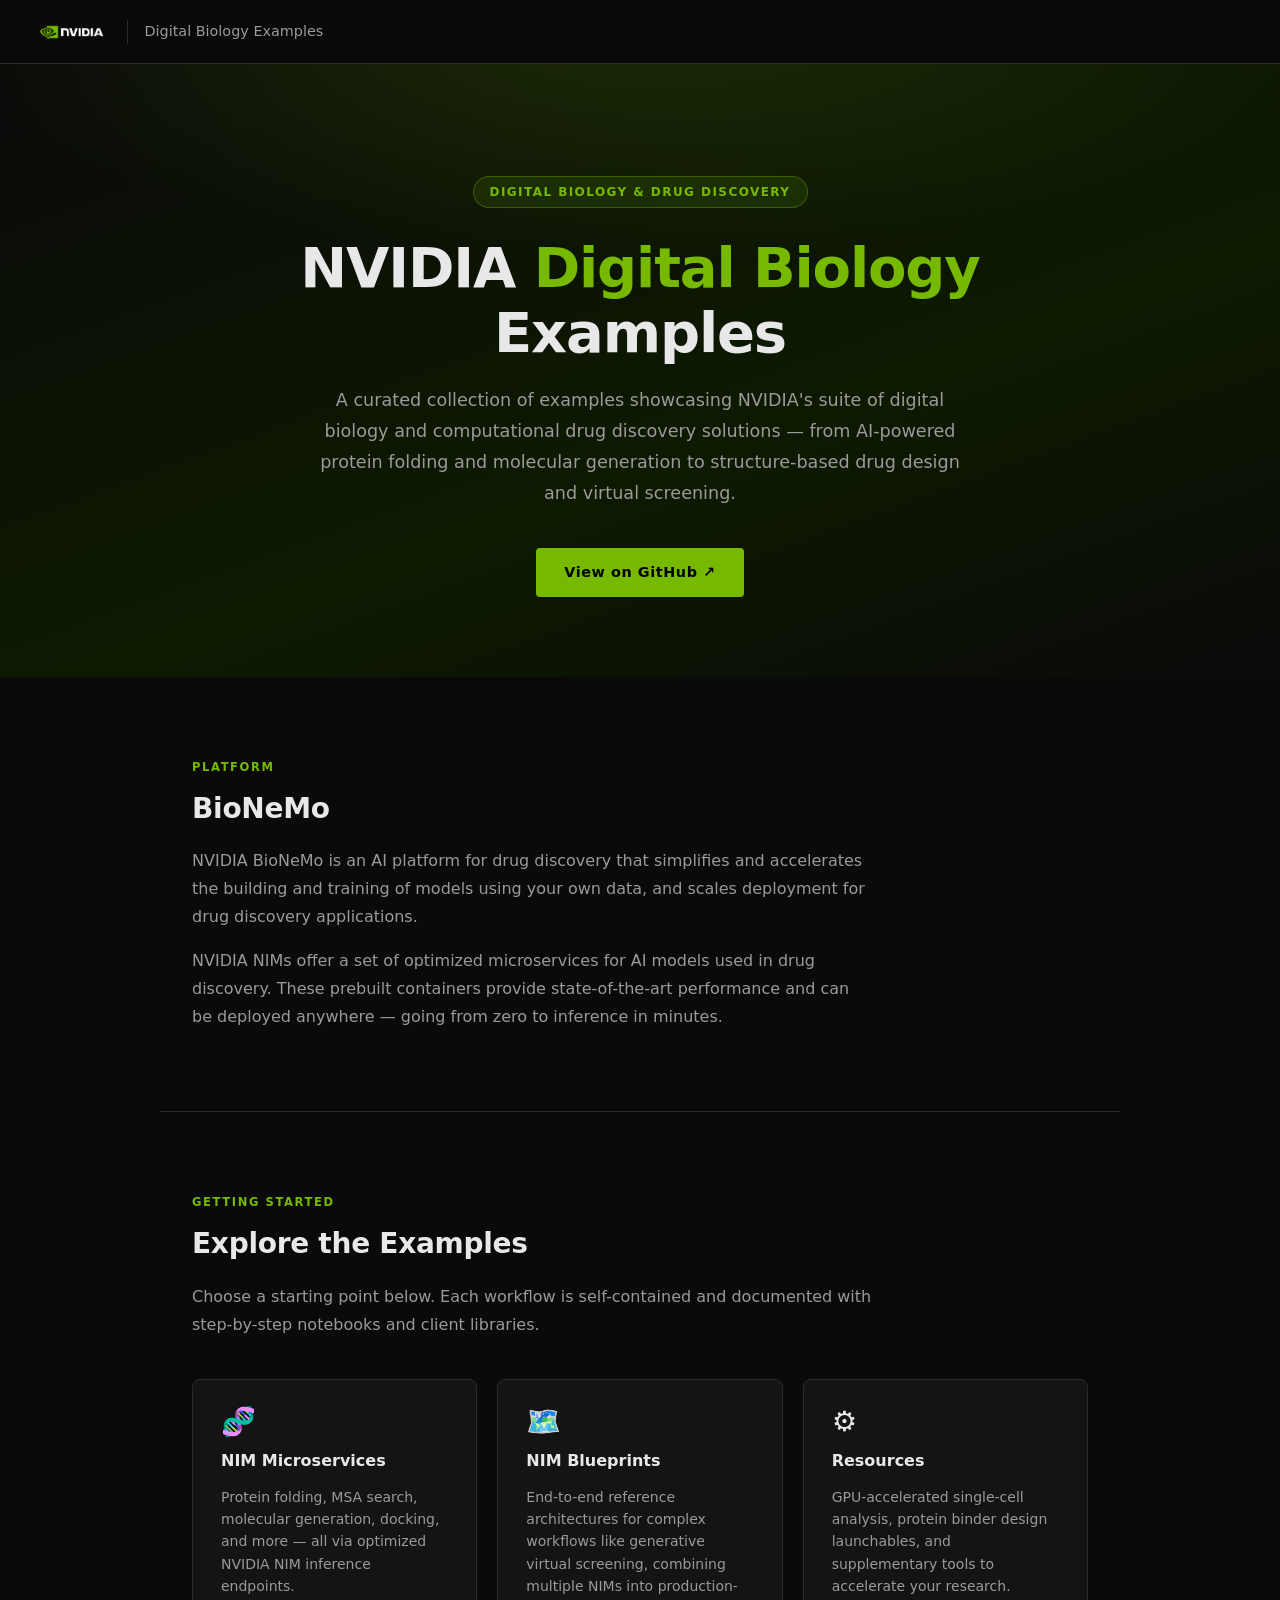
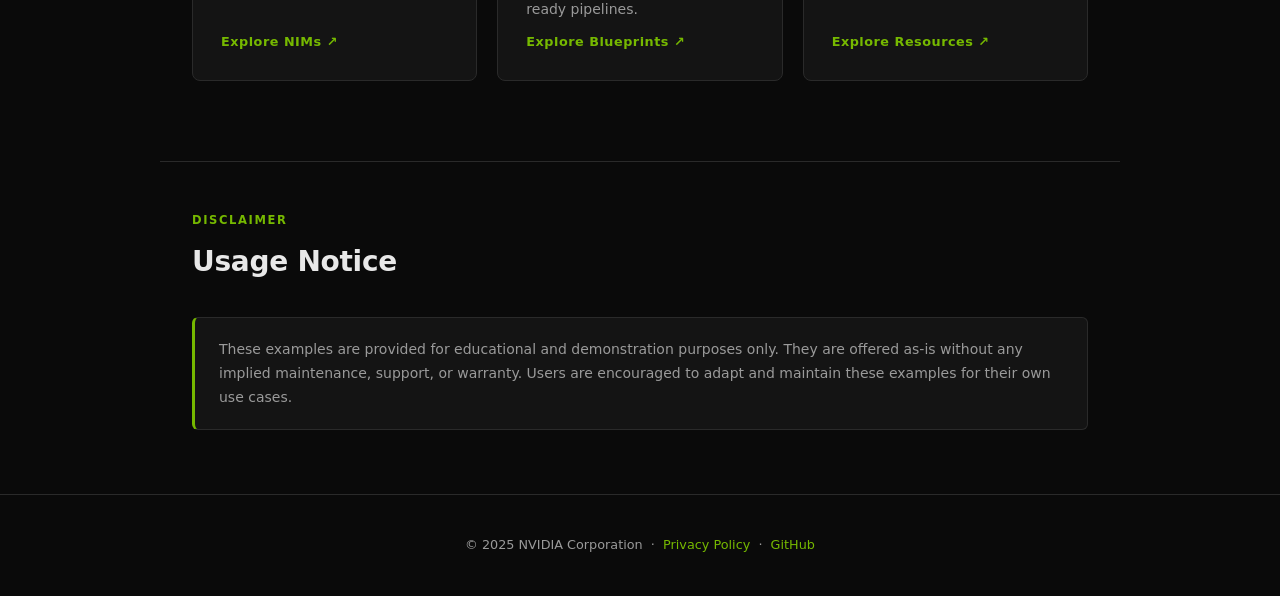
<file: index.html>
<!DOCTYPE html>
<html lang="en">
<head>
  <meta charset="UTF-8" />
  <meta name="viewport" content="width=device-width, initial-scale=1.0" />
  <title>NVIDIA Digital Biology Examples</title>
  <style>
    *, *::before, *::after { box-sizing: border-box; margin: 0; padding: 0; }

    :root {
      --nvidia-green: #76b900;
      --nvidia-green-dark: #5a8f00;
      --bg: #0a0a0a;
      --surface: #141414;
      --surface-2: #1e1e1e;
      --border: #2a2a2a;
      --text: #e8e8e8;
      --text-muted: #9a9a9a;
      --font: "DM Sans", "Segoe UI", system-ui, -apple-system, sans-serif;
    }

    html { scroll-behavior: smooth; }

    body {
      background: var(--bg);
      color: var(--text);
      font-family: var(--font);
      font-size: 16px;
      line-height: 1.6;
      min-height: 100vh;
    }

    /* ── Header ── */
    header {
      position: sticky;
      top: 0;
      z-index: 100;
      background: rgba(10, 10, 10, 0.92);
      backdrop-filter: blur(12px);
      border-bottom: 1px solid var(--border);
      padding: 0 2rem;
      height: 64px;
      display: flex;
      align-items: center;
      gap: 1rem;
    }

    .logo {
      display: flex;
      align-items: center;
      text-decoration: none;
    }

    .logo img {
      height: 28px;
      width: auto;
    }

    .header-divider {
      width: 1px;
      height: 24px;
      background: var(--border);
    }

    .header-title {
      font-size: 0.9rem;
      color: var(--text-muted);
      font-weight: 400;
    }

    /* ── Hero ── */
    .hero {
      position: relative;
      overflow: hidden;
      padding: 7rem 2rem 5rem;
      text-align: center;
      background: linear-gradient(160deg, #0a0a0a 0%, #0d1a00 60%, #0a0a0a 100%);
    }

    .hero::before {
      content: "";
      position: absolute;
      inset: 0;
      background:
        radial-gradient(ellipse 80% 60% at 50% -10%, rgba(118, 185, 0, 0.18) 0%, transparent 70%);
      pointer-events: none;
    }

    .hero-badge {
      display: inline-block;
      background: rgba(118, 185, 0, 0.12);
      border: 1px solid rgba(118, 185, 0, 0.35);
      color: var(--nvidia-green);
      font-size: 0.75rem;
      font-weight: 600;
      letter-spacing: 0.12em;
      text-transform: uppercase;
      padding: 0.35rem 1rem;
      border-radius: 2rem;
      margin-bottom: 1.75rem;
    }

    .hero h1 {
      font-size: clamp(2rem, 5vw, 3.5rem);
      font-weight: 700;
      line-height: 1.15;
      letter-spacing: -0.02em;
      max-width: 780px;
      margin: 0 auto 1.25rem;
    }

    .hero h1 span {
      color: var(--nvidia-green);
    }

    .hero p {
      font-size: 1.1rem;
      color: var(--text-muted);
      max-width: 640px;
      margin: 0 auto 2.5rem;
      line-height: 1.75;
    }

    .hero-cta {
      display: inline-flex;
      align-items: center;
      gap: 0.5rem;
      background: var(--nvidia-green);
      color: #000;
      font-weight: 700;
      font-size: 0.9rem;
      letter-spacing: 0.04em;
      padding: 0.8rem 1.75rem;
      border-radius: 4px;
      text-decoration: none;
      transition: background 0.2s;
    }

    .hero-cta:hover { background: var(--nvidia-green-dark); }

    /* ── Section ── */
    section {
      max-width: 960px;
      margin: 0 auto;
      padding: 5rem 2rem;
    }

    .section-label {
      font-size: 0.72rem;
      font-weight: 700;
      letter-spacing: 0.14em;
      text-transform: uppercase;
      color: var(--nvidia-green);
      margin-bottom: 0.6rem;
    }

    section h2 {
      font-size: 1.75rem;
      font-weight: 700;
      letter-spacing: -0.01em;
      margin-bottom: 1rem;
    }

    section p {
      color: var(--text-muted);
      max-width: 680px;
      line-height: 1.75;
    }

    .divider {
      border: none;
      border-top: 1px solid var(--border);
      max-width: 960px;
      margin: 0 auto;
    }

    /* ── Cards ── */
    .cards {
      display: grid;
      grid-template-columns: repeat(auto-fit, minmax(260px, 1fr));
      gap: 1.25rem;
      margin-top: 2.5rem;
    }

    .card {
      background: var(--surface);
      border: 1px solid var(--border);
      border-radius: 8px;
      padding: 1.75rem;
      text-decoration: none;
      color: inherit;
      transition: border-color 0.2s, transform 0.2s;
      display: flex;
      flex-direction: column;
      gap: 0.75rem;
    }

    .card:hover {
      border-color: var(--nvidia-green);
      transform: translateY(-2px);
    }

    .card-icon {
      font-size: 1.75rem;
      line-height: 1;
    }

    .card h3 {
      font-size: 1rem;
      font-weight: 600;
    }

    .card p {
      font-size: 0.875rem;
      color: var(--text-muted);
      line-height: 1.6;
    }

    .card-arrow {
      margin-top: auto;
      font-size: 0.8rem;
      font-weight: 600;
      color: var(--nvidia-green);
      letter-spacing: 0.04em;
    }

    /* ── Disclaimer ── */
    .disclaimer {
      background: var(--surface);
      border: 1px solid var(--border);
      border-left: 3px solid var(--nvidia-green);
      border-radius: 6px;
      padding: 1.25rem 1.5rem;
      margin-top: 2rem;
      font-size: 0.875rem;
      color: var(--text-muted);
      line-height: 1.7;
    }

    /* ── Footer ── */
    footer {
      border-top: 1px solid var(--border);
      padding: 2.5rem 2rem;
      text-align: center;
      font-size: 0.8rem;
      color: var(--text-muted);
    }

    footer a { color: var(--nvidia-green); text-decoration: none; }
    footer a:hover { text-decoration: underline; }
  </style>
</head>
<body>

  <!-- Header -->
  <header>
    <a class="logo" href="https://www.nvidia.com" target="_blank" rel="noopener">
      <img src="images/nvidia-logo-horiz-rgb-wht-no-reg-for-screen.png" alt="NVIDIA" />
    </a>
    <div class="header-divider"></div>
    <span class="header-title">Digital Biology Examples</span>
  </header>

  <!-- Hero -->
  <div class="hero">
    <div class="hero-badge">Digital Biology &amp; Drug Discovery</div>
    <h1>NVIDIA <span>Digital Biology</span> Examples</h1>
    <p>
      A curated collection of examples showcasing NVIDIA's suite of digital biology and
      computational drug discovery solutions — from AI-powered protein folding and molecular
      generation to structure-based drug design and virtual screening.
    </p>
    <a class="hero-cta" href="https://github.com/NVIDIA/digital-biology-examples" target="_blank" rel="noopener">
      View on GitHub ↗
    </a>
  </div>

  <!-- BioNeMo section -->
  <section>
    <p class="section-label">Platform</p>
    <h2>BioNeMo</h2>
    <p>
      NVIDIA BioNeMo is an AI platform for drug discovery that simplifies and accelerates
      the building and training of models using your own data, and scales deployment for
      drug discovery applications.
    </p>
    <p style="margin-top:1rem;">
      NVIDIA NIMs offer a set of optimized microservices for AI models used in drug discovery.
      These prebuilt containers provide state-of-the-art performance and can be deployed anywhere —
      going from zero to inference in minutes.
    </p>
  </section>

  <hr class="divider" />

  <!-- Getting Started -->
  <section>
    <p class="section-label">Getting Started</p>
    <h2>Explore the Examples</h2>
    <p>
      Choose a starting point below. Each workflow is self-contained and documented with
      step-by-step notebooks and client libraries.
    </p>

    <div class="cards">
      <a class="card" href="https://github.com/NVIDIA/digital-biology-examples/tree/main/examples/nims" target="_blank" rel="noopener">
        <div class="card-icon">🧬</div>
        <h3>NIM Microservices</h3>
        <p>
          Protein folding, MSA search, molecular generation, docking, and more —
          all via optimized NVIDIA NIM inference endpoints.
        </p>
        <span class="card-arrow">Explore NIMs ↗</span>
      </a>

      <a class="card" href="https://github.com/NVIDIA/digital-biology-examples/tree/main/examples/blueprints" target="_blank" rel="noopener">
        <div class="card-icon">🗺️</div>
        <h3>NIM Blueprints</h3>
        <p>
          End-to-end reference architectures for complex workflows like generative
          virtual screening, combining multiple NIMs into production-ready pipelines.
        </p>
        <span class="card-arrow">Explore Blueprints ↗</span>
      </a>

      <a class="card" href="https://github.com/NVIDIA/digital-biology-examples/tree/main/examples/resources" target="_blank" rel="noopener">
        <div class="card-icon">⚙️</div>
        <h3>Resources</h3>
        <p>
          GPU-accelerated single-cell analysis, protein binder design launchables,
          and supplementary tools to accelerate your research.
        </p>
        <span class="card-arrow">Explore Resources ↗</span>
      </a>
    </div>
  </section>

  <hr class="divider" />

  <!-- Disclaimer -->
  <section style="padding-top:3rem; padding-bottom:4rem;">
    <p class="section-label">Disclaimer</p>
    <h2>Usage Notice</h2>
    <div class="disclaimer">
      These examples are provided for educational and demonstration purposes only.
      They are offered as-is without any implied maintenance, support, or warranty.
      Users are encouraged to adapt and maintain these examples for their own use cases.
    </div>
  </section>

  <!-- Footer -->
  <footer>
    <p>
      &copy; 2025 NVIDIA Corporation &nbsp;·&nbsp;
      <a href="https://www.nvidia.com/en-us/about-nvidia/privacy-policy/" target="_blank" rel="noopener">Privacy Policy</a>
      &nbsp;·&nbsp;
      <a href="https://github.com/NVIDIA/digital-biology-examples" target="_blank" rel="noopener">GitHub</a>
    </p>
  </footer>

</body>
</html>
</file>
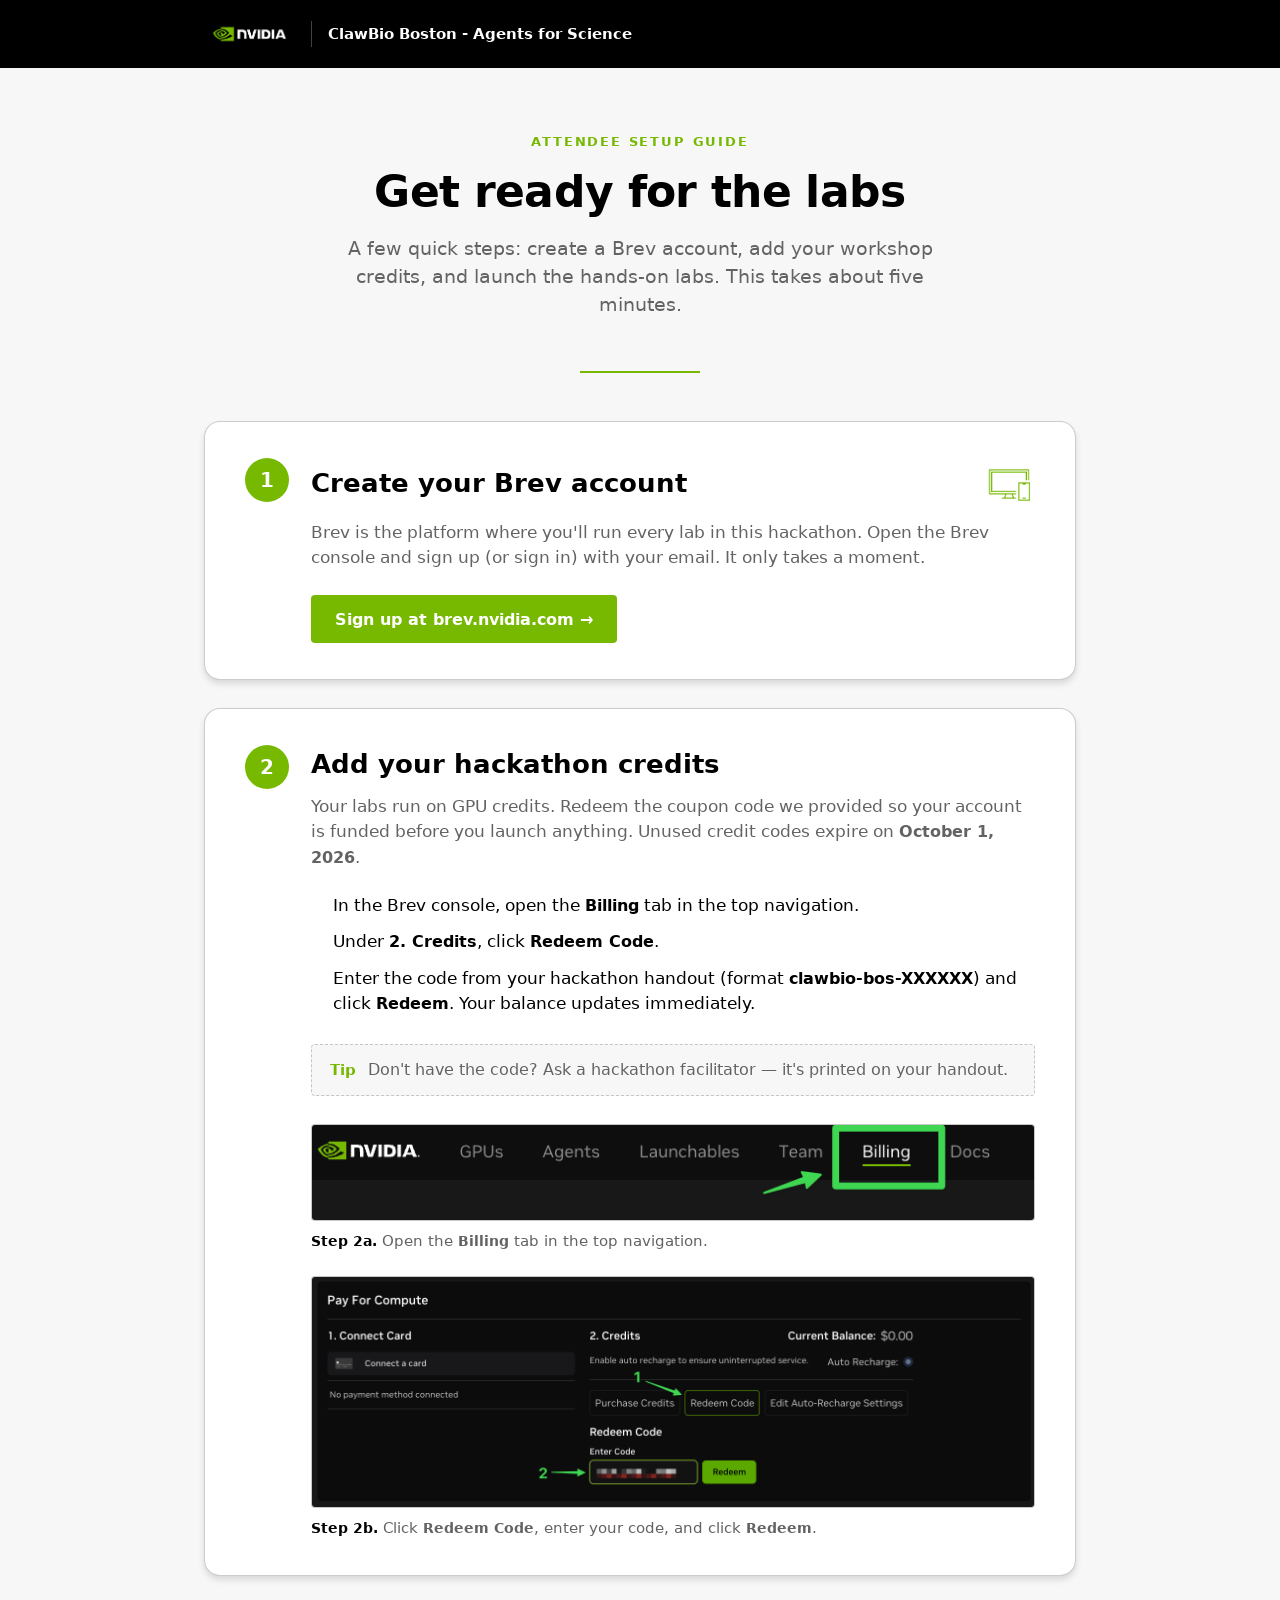
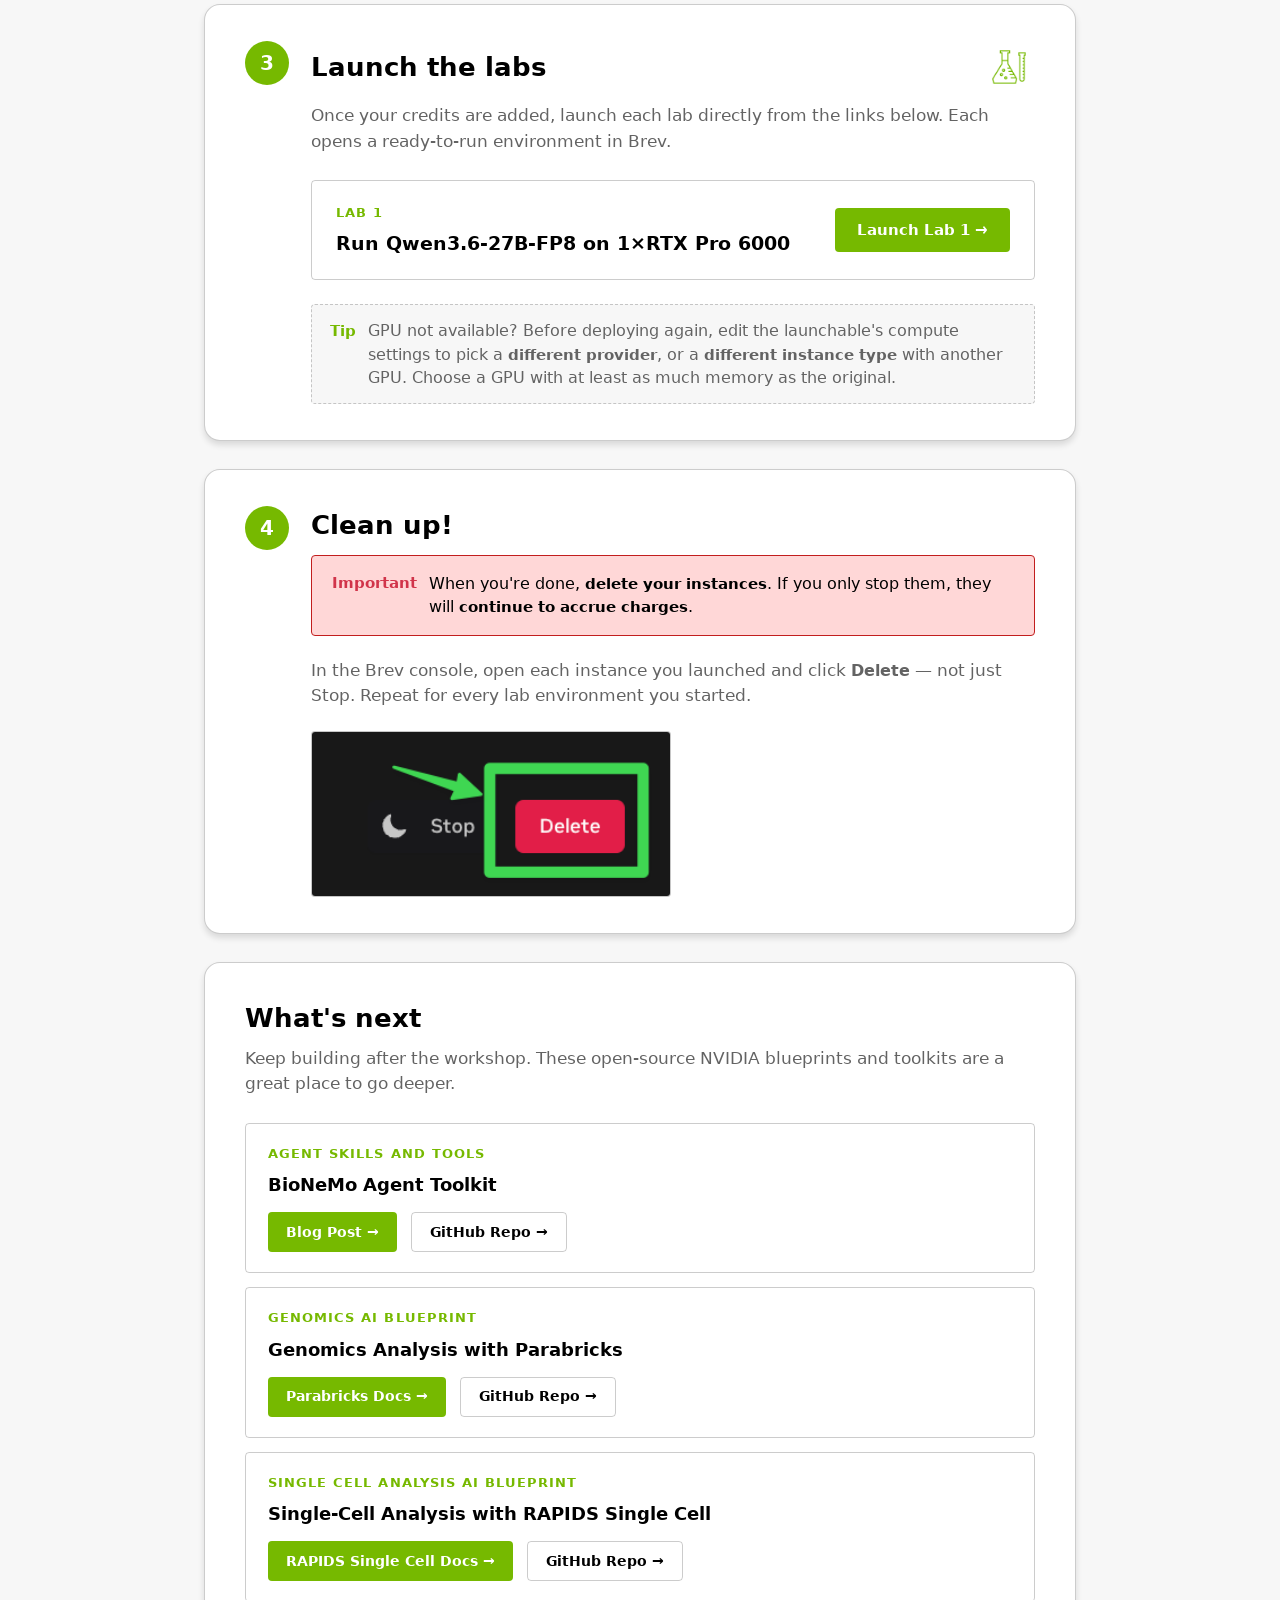
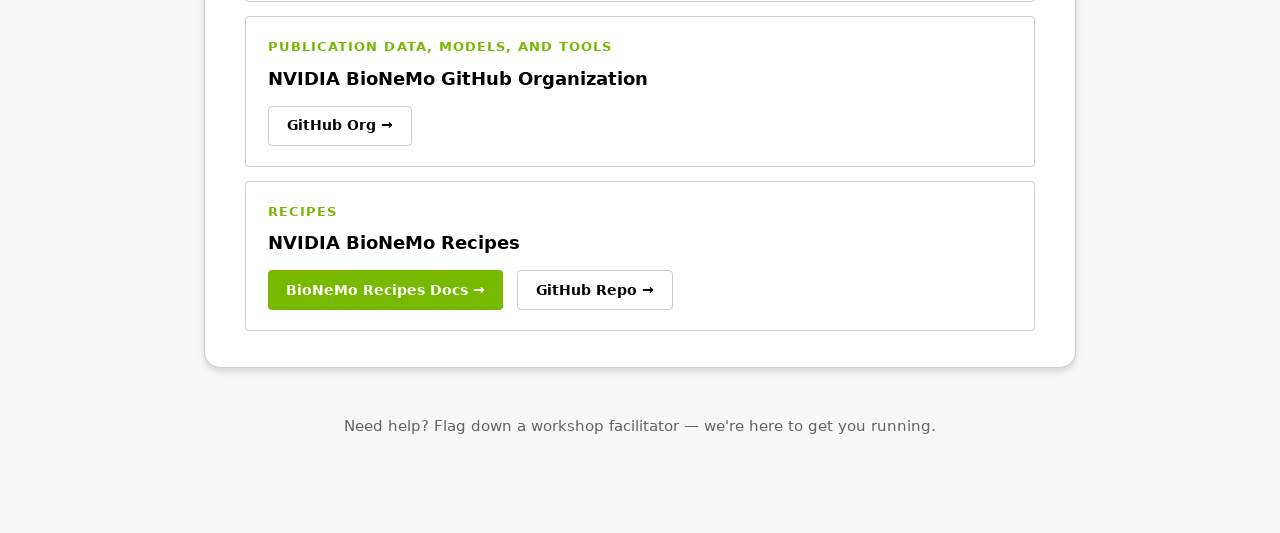
<file: clawbio-bos/index.html>
<!DOCTYPE html>
<html lang="en">
<head>
<meta charset="utf-8">
<meta name="viewport" content="width=device-width, initial-scale=1">
<title>ClawBio Boston - Agents for Science Setup — NVIDIA</title>
<link rel="stylesheet" href="styles/kaizen-ui-foundations/fonts/fonts.css">
<link rel="stylesheet" href="styles/kaizen-ui-foundations/ds_bundle.css">
<style>
  html, body { margin: 0; padding: 0; }
  body { font-family: var(--font-sans); background: var(--background-color-surface-sunken); }
  a { color: var(--text-color-brand); text-decoration: none; }
  a:hover { color: var(--text-color-brand); text-decoration: underline; }
</style>
</head>
<body>

  <!-- Top bar -->
  <div style="width:100%; background:#000;">
    <div style="max-width:920px; margin:0 auto; padding:18px 24px; display:flex; align-items:center; gap:16px;">
      <img src="images/nvidia-logo-horiz-rgb-wht-no-reg-for-screen.png" alt="NVIDIA" style="height:32px; width:auto;">
      <div style="width:1px; height:26px; background:rgba(255,255,255,0.25);"></div>
      <span style="font-size: 15px; font-weight: 600; color: #FFFFFF">ClawBio Boston - Agents for Science</span>
    </div>
  </div>

  <div style="max-width:920px; margin:0 auto; padding:0 24px 96px;">

    <!-- Hero -->
    <header style="padding:64px 0 8px; text-align:center;">
      <div style="font-size:13px; font-weight:700; letter-spacing:.14em; text-transform:uppercase; color:var(--text-color-brand); margin-bottom:16px;">Attendee Setup Guide</div>
      <h1 style="margin:0; font-size:44px; line-height:1.08; font-weight:700; color:var(--text-color-primary); letter-spacing:-.015em;">Get ready for the labs</h1>
      <p style="margin:20px auto 0; max-width:600px; font-size:18px; line-height:1.55; color:var(--text-color-secondary);">A few quick steps: create a Brev account, add your workshop credits, and launch the hands-on labs. This takes about five minutes.</p>
    </header>

    <div style="height:2px; width:120px; margin:44px auto 48px; background:var(--text-color-brand);"></div>

    <!-- STEP: Brev account -->
    <section style="background:var(--background-color-surface-base); border:1px solid var(--border-color-base); border-radius:var(--radius-xl); padding:36px 40px; box-shadow:var(--shadow-md); margin-bottom:28px;">
      <div style="display:flex; align-items:flex-start; gap:22px;">
        <div style="flex-shrink:0; width:44px; height:44px; border-radius:999px; background:var(--text-color-brand); color:#fff; font-size:20px; font-weight:700; display:flex; align-items:center; justify-content:center;">1</div>
        <div style="flex:1; min-width:0;">
          <div style="display:flex; align-items:center; gap:16px; margin-bottom:10px;">
            <h2 style="margin:0; font-size:26px; font-weight:700; color:var(--text-color-primary);">Create your Brev account</h2>
            <img src="images/m48-pc-web-mobile-256px-grn.png" alt="" style="height:52px; width:auto; margin-left:auto; flex-shrink:0;">
          </div>
          <p style="margin:0 0 24px; font-size:16px; line-height:1.6; color:var(--text-color-secondary);">Brev is the platform where you'll run every lab in this hackathon. Open the Brev console and sign up (or sign in) with your email. It only takes a moment.</p>
          <a href="https://brev.nvidia.com/" target="_blank" rel="noopener" style="display:inline-flex; align-items:center; justify-content:center; height:48px; padding:0 24px; font-size:16px; border-radius:var(--radius-md); background:var(--text-color-brand); color:#fff; font-weight:600; text-decoration:none; white-space:nowrap;" onmouseover="this.style.filter='brightness(0.92)'" onmouseout="this.style.filter='none'">Sign up at brev.nvidia.com →</a>
        </div>
      </div>
    </section>

    <!-- STEP: credits -->
    <section style="background:var(--background-color-surface-base); border:1px solid var(--border-color-base); border-radius:var(--radius-xl); padding:36px 40px; box-shadow:var(--shadow-md); margin-bottom:28px;">
      <div style="display:flex; align-items:flex-start; gap:22px;">
        <div style="flex-shrink:0; width:44px; height:44px; border-radius:999px; background:var(--text-color-brand); color:#fff; font-size:20px; font-weight:700; display:flex; align-items:center; justify-content:center;">2</div>
        <div style="flex:1; min-width:0;">
          <h2 style="margin:0 0 10px; font-size:26px; font-weight:700; color:var(--text-color-primary);">Add your hackathon credits</h2>
          <p style="margin:0 0 22px; font-size:16px; line-height:1.6; color:var(--text-color-secondary);">Your labs run on GPU credits. Redeem the coupon code we provided so your account is funded before you launch anything. Unused credit codes expire on <strong>October 1, 2026</strong>.</p>

          <ol style="margin:0 0 28px; padding-left:22px; display:flex; flex-direction:column; gap:12px; font-size:16px; line-height:1.55; color:var(--text-color-primary);">
            <li>In the Brev console, open the <strong>Billing</strong> tab in the top navigation.</li>
            <li>Under <strong>2. Credits</strong>, click <strong>Redeem Code</strong>.</li>
            <li>Enter the code from your hackathon handout (format <strong>clawbio-bos-XXXXXX</strong>) and click <strong>Redeem</strong>. Your balance updates immediately.</li>
          </ol>

          <div style="background:var(--background-color-surface-sunken); border:1px dashed var(--border-color-base); border-radius:var(--radius-md); padding:14px 18px; margin-bottom:28px; display:flex; align-items:center; gap:12px; font-size:15px; color:var(--text-color-secondary);">
            <span style="color:var(--text-color-brand); font-weight:700;">Tip</span>
            <span>Don't have the code? Ask a hackathon facilitator — it's printed on your handout.</span>
          </div>

          <div style="display:grid; grid-template-columns:1fr; gap:24px;">
            <figure style="margin:0;">
              <div style="border:1px solid var(--border-color-base); border-radius:var(--radius-md); overflow:hidden; background:var(--background-color-surface-sunken);">
                <img src="images/brev-coupon-1.png" alt="Open the Billing tab in the top navigation" style="width:100%; height:auto; display:block;">
              </div>
              <figcaption style="margin-top:10px; font-size:14px; color:var(--text-color-secondary);"><strong style="color:var(--text-color-primary);">Step 2a.</strong> Open the <strong>Billing</strong> tab in the top navigation.</figcaption>
            </figure>
            <figure style="margin:0;">
              <div style="border:1px solid var(--border-color-base); border-radius:var(--radius-md); overflow:hidden; background:var(--background-color-surface-sunken);">
                <img src="images/brev-coupon-2.png" alt="Click Redeem Code, enter your code, and click Redeem" style="width:100%; height:auto; display:block;">
              </div>
              <figcaption style="margin-top:10px; font-size:14px; color:var(--text-color-secondary);"><strong style="color:var(--text-color-primary);">Step 2b.</strong> Click <strong>Redeem Code</strong>, enter your code, and click <strong>Redeem</strong>.</figcaption>
            </figure>
          </div>
        </div>
      </div>
    </section>

    <!-- STEP: labs -->
    <section style="background:var(--background-color-surface-base); border:1px solid var(--border-color-base); border-radius:var(--radius-xl); padding:36px 40px; box-shadow:var(--shadow-md); margin-bottom:28px;">
      <div style="display:flex; align-items:flex-start; gap:22px;">
        <div style="flex-shrink:0; width:44px; height:44px; border-radius:999px; background:var(--text-color-brand); color:#fff; font-size:20px; font-weight:700; display:flex; align-items:center; justify-content:center;">3</div>
        <div style="flex:1; min-width:0;">
          <div style="display:flex; align-items:center; gap:16px; margin-bottom:10px;">
            <h2 style="margin:0; font-size:26px; font-weight:700; color:var(--text-color-primary);">Launch the labs</h2>
            <img src="images/m48-science-beakers-256px-grn.png" alt="" style="height:52px; width:auto; margin-left:auto; flex-shrink:0;">
          </div>
          <p style="margin:0 0 26px; font-size:16px; line-height:1.6; color:var(--text-color-secondary);">Once your credits are added, launch each lab directly from the links below. Each opens a ready-to-run environment in Brev.</p>

          <div style="display:flex; flex-direction:column; gap:16px;">
            <div style="display:flex; align-items:center; gap:20px; flex-wrap:wrap; border:1px solid var(--border-color-base); border-radius:var(--radius-md); padding:22px 24px;">
              <div style="flex:1; min-width:220px;">
                <div style="font-size:13px; font-weight:700; letter-spacing:.08em; text-transform:uppercase; color:var(--text-color-brand); margin-bottom:6px;">Lab 1</div>
                <div style="font-size:19px; font-weight:700; color:var(--text-color-primary);">Run Qwen3.6-27B-FP8 on 1×RTX Pro 6000</div>
              </div>
              <a href="https://brev.nvidia.com/launchable/deploy?launchableID=env-3GPBDpmGQwKUiQ5VlxpmA19yKEH" target="_blank" rel="noopener" style="display:inline-flex; align-items:center; justify-content:center; height:44px; padding:0 22px; font-size:15px; border-radius:var(--radius-md); background:var(--text-color-brand); color:#fff; font-weight:600; text-decoration:none; white-space:nowrap;" onmouseover="this.style.filter='brightness(0.92)'" onmouseout="this.style.filter='none'">Launch Lab 1 →</a>
            </div>
          </div>

          <div style="background:var(--background-color-surface-sunken); border:1px dashed var(--border-color-base); border-radius:var(--radius-md); padding:14px 18px; margin-top:24px; display:flex; align-items:flex-start; gap:12px; font-size:15px; line-height:1.55; color:var(--text-color-secondary);">
            <span style="color:var(--text-color-brand); font-weight:700;">Tip</span>
            <span>GPU not available? Before deploying again, edit the launchable's compute settings to pick a <strong>different provider</strong>, or a <strong>different instance type</strong> with another GPU. Choose a GPU with at least as much memory as the original.</span>
          </div>
        </div>
      </div>
    </section>

    <!-- STEP: clean up -->
    <section style="background:var(--background-color-surface-base); border:1px solid var(--border-color-base); border-radius:var(--radius-xl); padding:36px 40px; box-shadow:var(--shadow-md); margin-bottom:28px;">
      <div style="display:flex; align-items:flex-start; gap:22px;">
        <div style="flex-shrink:0; width:44px; height:44px; border-radius:999px; background:var(--text-color-brand); color:#fff; font-size:20px; font-weight:700; display:flex; align-items:center; justify-content:center;">4</div>
        <div style="flex:1; min-width:0;">
          <h2 style="margin:0 0 10px; font-size:26px; font-weight:700; color:var(--text-color-primary);">Clean up!</h2>
          <div style="background:var(--background-color-accent-red-subtle, #fdecec); border:1px solid var(--border-color-accent-red, #f0b7b7); border-radius:var(--radius-md); padding:16px 20px; margin-bottom:22px; display:flex; align-items:flex-start; gap:12px;">
            <span style="color:#d1344a; font-weight:700; font-size:15px; flex-shrink:0;">Important</span>
            <span style="font-size:15px; line-height:1.55; color:var(--text-color-primary);">When you're done, <strong>delete your instances</strong>. If you only stop them, they will <strong>continue to accrue charges</strong>.</span>
          </div>
          <p style="margin:0 0 22px; font-size:16px; line-height:1.6; color:var(--text-color-secondary);">In the Brev console, open each instance you launched and click <strong>Delete</strong> — not just Stop. Repeat for every lab environment you started.</p>
          <div style="border:1px solid var(--border-color-base); border-radius:var(--radius-md); overflow:hidden; background:var(--background-color-surface-sunken); max-width:360px;">
            <img src="images/brev-delete.png" alt="Delete button in Brev console" style="width:100%; height:auto; display:block;">
          </div>
        </div>
      </div>
    </section>

    <!-- WHAT'S NEXT -->
    <section style="background:var(--background-color-surface-base); border:1px solid var(--border-color-base); border-radius:var(--radius-xl); padding:36px 40px; box-shadow:var(--shadow-md); margin-bottom:28px;">
      <h2 style="margin:0 0 8px; font-size:26px; font-weight:700; color:var(--text-color-primary);">What's next</h2>
      <p style="margin:0 0 26px; font-size:16px; line-height:1.6; color:var(--text-color-secondary);">Keep building after the workshop. These open-source NVIDIA blueprints and toolkits are a great place to go deeper.</p>

      <div style="display:flex; flex-direction:column; gap:14px;">
        <div style="border:1px solid var(--border-color-base); border-radius:var(--radius-md); padding:20px 22px;">
          <div style="font-size:13px; font-weight:700; letter-spacing:.08em; text-transform:uppercase; color:var(--text-color-brand); margin-bottom:8px;">Agent skills and tools</div>
          <div style="font-size:18px; font-weight:700; color:var(--text-color-primary); margin-bottom:14px;">BioNeMo Agent Toolkit</div>
          <div style="display:flex; gap:14px; flex-wrap:wrap;">
            <a href="https://developer.nvidia.com/blog/build-an-ai-scientist-for-life-science-discovery-with-nvidia-bionemo-agent-toolkit/" target="_blank" rel="noopener" style="display:inline-flex; align-items:center; justify-content:center; height:40px; padding:0 18px; font-size:14px; border-radius:var(--radius-md); background:var(--text-color-brand); color:#fff; font-weight:600; text-decoration:none; white-space:nowrap;" onmouseover="this.style.filter='brightness(0.92)'" onmouseout="this.style.filter='none'">Blog Post →</a>
            <a href="https://github.com/NVIDIA-BioNeMo/bionemo-agent-toolkit" target="_blank" rel="noopener" style="display:inline-flex; align-items:center; justify-content:center; height:40px; padding:0 18px; font-size:14px; border-radius:var(--radius-md); border:1px solid var(--border-color-base); color:var(--text-color-primary); font-weight:600; text-decoration:none; white-space:nowrap;" onmouseover="this.style.borderColor='var(--text-color-brand)'" onmouseout="this.style.borderColor='var(--border-color-base)'">GitHub Repo →</a>
          </div>
        </div>
        <div style="border:1px solid var(--border-color-base); border-radius:var(--radius-md); padding:20px 22px;">
          <div style="font-size:13px; font-weight:700; letter-spacing:.08em; text-transform:uppercase; color:var(--text-color-brand); margin-bottom:8px;">Genomics AI Blueprint</div>
          <div style="font-size:18px; font-weight:700; color:var(--text-color-primary); margin-bottom:14px;">Genomics Analysis with Parabricks</div>
          <div style="display:flex; gap:14px; flex-wrap:wrap;">
            <a href="https://docs.nvidia.com/clara/parabricks" target="_blank" rel="noopener" style="display:inline-flex; align-items:center; justify-content:center; height:40px; padding:0 18px; font-size:14px; border-radius:var(--radius-md); background:var(--text-color-brand); color:#fff; font-weight:600; text-decoration:none; white-space:nowrap;" onmouseover="this.style.filter='brightness(0.92)'" onmouseout="this.style.filter='none'">Parabricks Docs →</a>
            <a href="https://github.com/NVIDIA-AI-Blueprints/genomics-analysis/tree/main" target="_blank" rel="noopener" style="display:inline-flex; align-items:center; justify-content:center; height:40px; padding:0 18px; font-size:14px; border-radius:var(--radius-md); border:1px solid var(--border-color-base); color:var(--text-color-primary); font-weight:600; text-decoration:none; white-space:nowrap;" onmouseover="this.style.borderColor='var(--text-color-brand)'" onmouseout="this.style.borderColor='var(--border-color-base)'">GitHub Repo →</a>
          </div>
        </div>
        <div style="border:1px solid var(--border-color-base); border-radius:var(--radius-md); padding:20px 22px;">
          <div style="font-size:13px; font-weight:700; letter-spacing:.08em; text-transform:uppercase; color:var(--text-color-brand); margin-bottom:8px;">Single Cell Analysis AI Blueprint</div>
          <div style="font-size:18px; font-weight:700; color:var(--text-color-primary); margin-bottom:14px;">Single-Cell Analysis with RAPIDS Single Cell</div>
          <div style="display:flex; gap:14px; flex-wrap:wrap;">
            <a href="https://rapids-singlecell.readthedocs.io/en/latest/" target="_blank" rel="noopener" style="display:inline-flex; align-items:center; justify-content:center; height:40px; padding:0 18px; font-size:14px; border-radius:var(--radius-md); background:var(--text-color-brand); color:#fff; font-weight:600; text-decoration:none; white-space:nowrap;" onmouseover="this.style.filter='brightness(0.92)'" onmouseout="this.style.filter='none'">RAPIDS Single Cell Docs →</a>
            <a href="https://github.com/NVIDIA-AI-Blueprints/single-cell-analysis-blueprint" target="_blank" rel="noopener" style="display:inline-flex; align-items:center; justify-content:center; height:40px; padding:0 18px; font-size:14px; border-radius:var(--radius-md); border:1px solid var(--border-color-base); color:var(--text-color-primary); font-weight:600; text-decoration:none; white-space:nowrap;" onmouseover="this.style.borderColor='var(--text-color-brand)'" onmouseout="this.style.borderColor='var(--border-color-base)'">GitHub Repo →</a>
          </div>
        </div>
        <div style="border:1px solid var(--border-color-base); border-radius:var(--radius-md); padding:20px 22px;">
          <div style="font-size:13px; font-weight:700; letter-spacing:.08em; text-transform:uppercase; color:var(--text-color-brand); margin-bottom:8px;">Publication data, models, and tools</div>
          <div style="font-size:18px; font-weight:700; color:var(--text-color-primary); margin-bottom:14px;">NVIDIA BioNeMo GitHub Organization</div>
          <div style="display:flex; gap:14px; flex-wrap:wrap;">
            <a href="https://github.com/NVIDIA-BioNeMo" target="_blank" rel="noopener" style="display:inline-flex; align-items:center; justify-content:center; height:40px; padding:0 18px; font-size:14px; border-radius:var(--radius-md); border:1px solid var(--border-color-base); color:var(--text-color-primary); font-weight:600; text-decoration:none; white-space:nowrap;" onmouseover="this.style.borderColor='var(--text-color-brand)'" onmouseout="this.style.borderColor='var(--border-color-base)'">GitHub Org →</a>
          </div>
        </div>
        <div style="border:1px solid var(--border-color-base); border-radius:var(--radius-md); padding:20px 22px;">
          <div style="font-size:13px; font-weight:700; letter-spacing:.08em; text-transform:uppercase; color:var(--text-color-brand); margin-bottom:8px;">Recipes</div>
          <div style="font-size:18px; font-weight:700; color:var(--text-color-primary); margin-bottom:14px;">NVIDIA BioNeMo Recipes</div>
          <div style="display:flex; gap:14px; flex-wrap:wrap;">
            <a href="https://docs.nvidia.com/bionemo-framework/latest/main/recipes/" target="_blank" rel="noopener" style="display:inline-flex; align-items:center; justify-content:center; height:40px; padding:0 18px; font-size:14px; border-radius:var(--radius-md); background:var(--text-color-brand); color:#fff; font-weight:600; text-decoration:none; white-space:nowrap;" onmouseover="this.style.filter='brightness(0.92)'" onmouseout="this.style.filter='none'">BioNeMo Recipes Docs →</a>
            <a href="https://github.com/NVIDIA-BioNeMo/bionemo-recipes" target="_blank" rel="noopener" style="display:inline-flex; align-items:center; justify-content:center; height:40px; padding:0 18px; font-size:14px; border-radius:var(--radius-md); border:1px solid var(--border-color-base); color:var(--text-color-primary); font-weight:600; text-decoration:none; white-space:nowrap;" onmouseover="this.style.borderColor='var(--text-color-brand)'" onmouseout="this.style.borderColor='var(--border-color-base)'">GitHub Repo →</a>
          </div>
        </div>
      </div>
    </section>

    <footer style="margin-top:48px; text-align:center; font-size:14px; color:var(--text-color-secondary);">
      Need help? Flag down a workshop facilitator — we&#39;re here to get you running.
    </footer>

  </div>

</body>
</html>
</file>
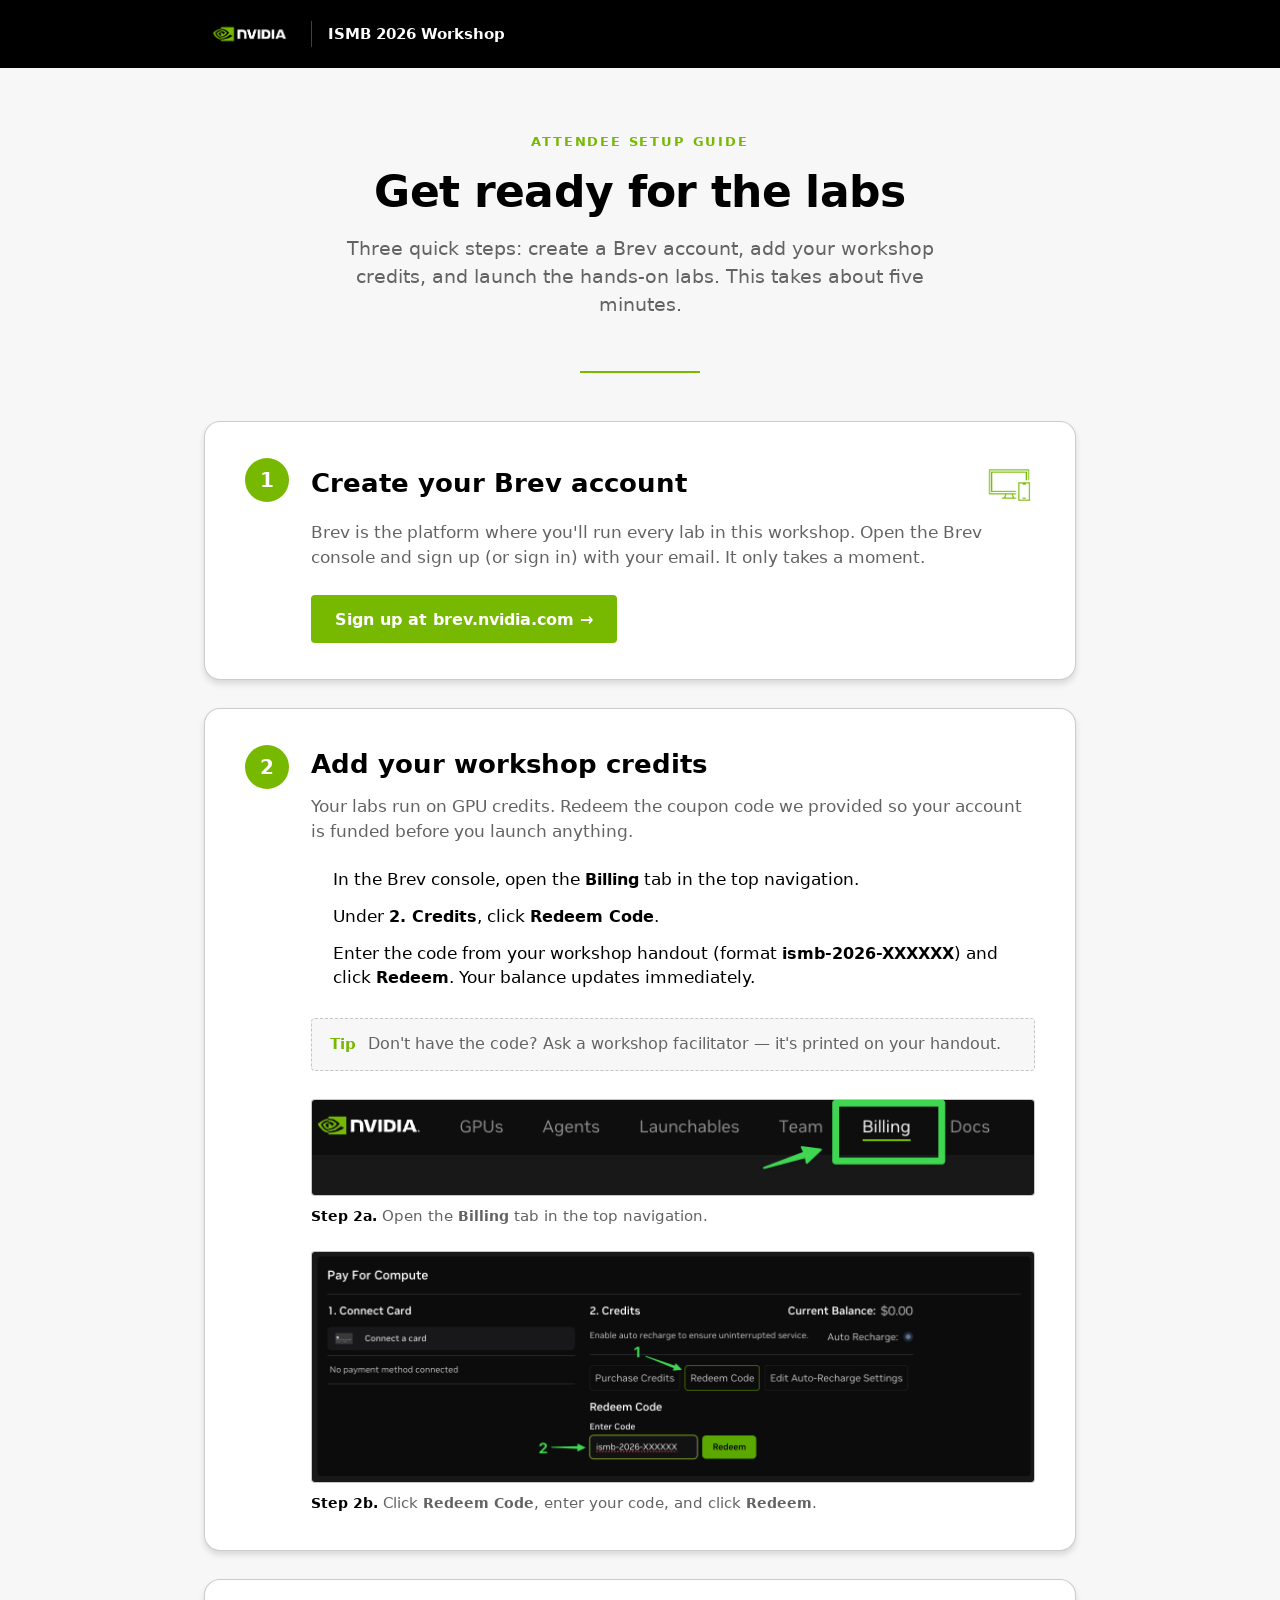
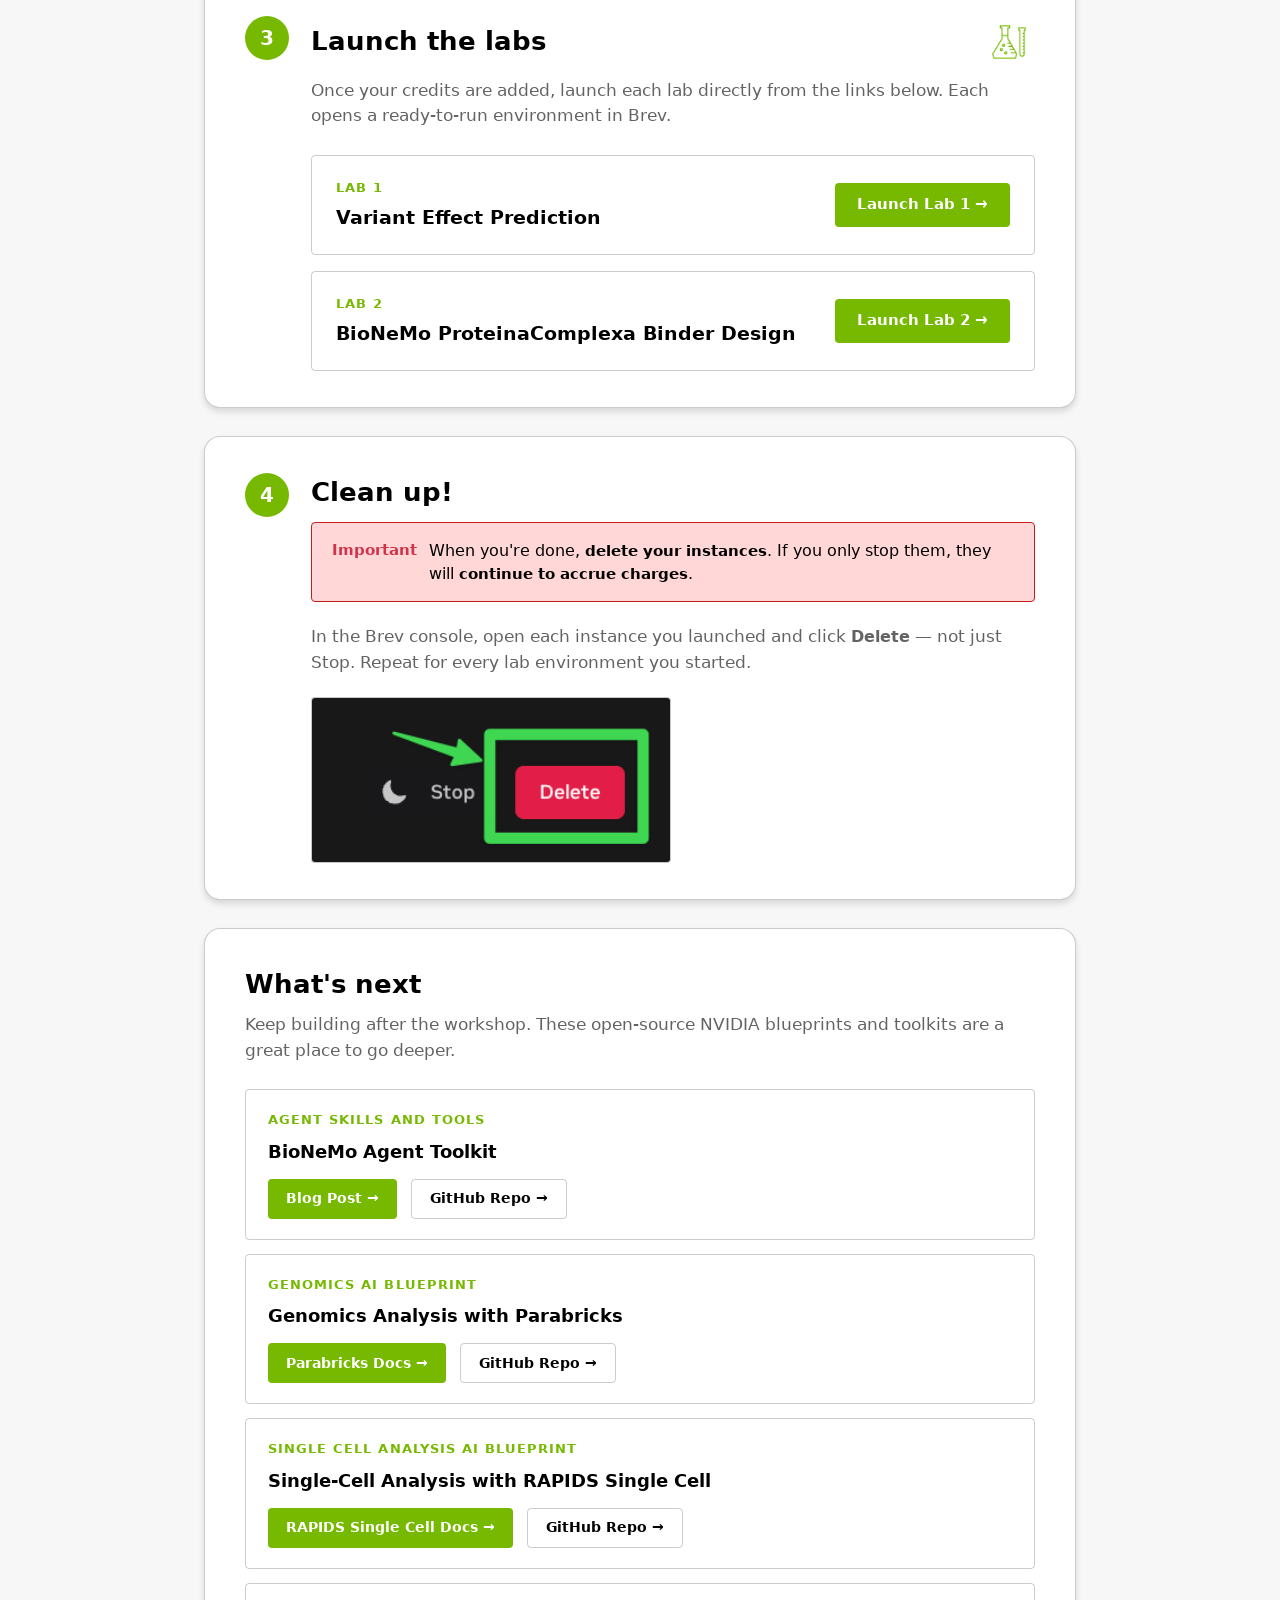
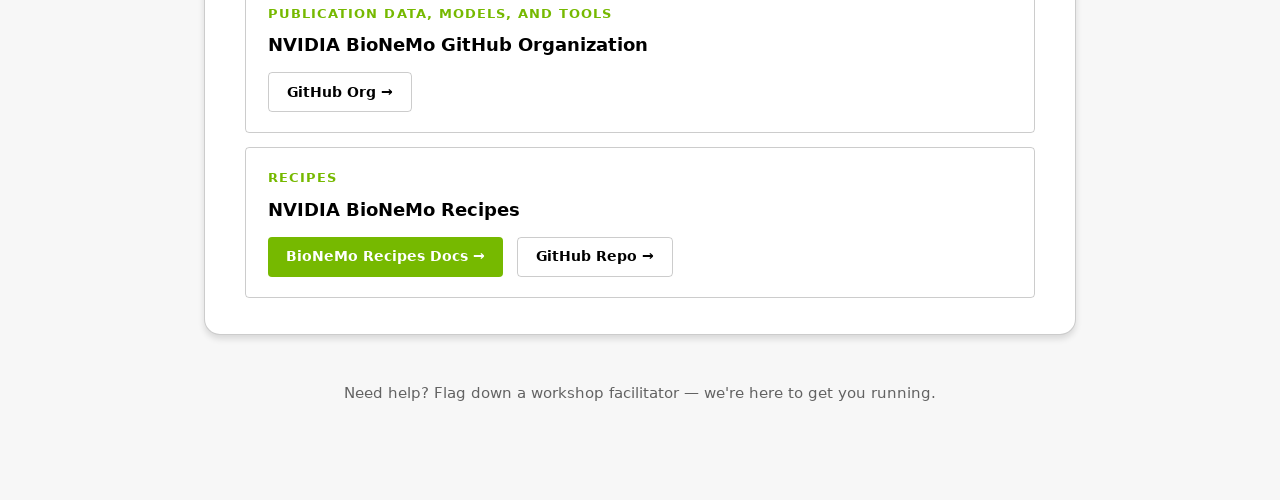
<file: ismb26/index.html>
<!DOCTYPE html>
<html lang="en">
<head>
<meta charset="utf-8">
<meta name="viewport" content="width=device-width, initial-scale=1">
<title>ISMB 2026 Workshop Setup — NVIDIA</title>
<link rel="stylesheet" href="styles/kaizen-ui-foundations-5919e993-0c25-47fe-9d3b-b24c0049b4d8/fonts/fonts.css">
<link rel="stylesheet" href="styles/kaizen-ui-foundations-5919e993-0c25-47fe-9d3b-b24c0049b4d8/ds_bundle.css">
<link rel="stylesheet" href="styles/kaizen-ui-foundations-5919e993-0c25-47fe-9d3b-b24c0049b4d8/styles.css">
<style>
  html, body { margin: 0; padding: 0; }
  body { font-family: var(--font-sans); background: var(--background-color-surface-sunken); }
  a { color: var(--text-color-brand); text-decoration: none; }
  a:hover { color: var(--text-color-brand); text-decoration: underline; }
</style>
</head>
<body>

  <!-- Top bar -->
  <div style="width:100%; background:#000;">
    <div style="max-width:920px; margin:0 auto; padding:18px 24px; display:flex; align-items:center; gap:16px;">
      <img src="uploads/nvidia-logo-horiz-rgb-wht-no-reg-for-screen.png" alt="NVIDIA" style="height:32px; width:auto;">
      <div style="width:1px; height:26px; background:rgba(255,255,255,0.25);"></div>
      <span style="font-size: 15px; font-weight: 600; color: #FFFFFF">ISMB 2026 Workshop</span>
    </div>
  </div>

  <div style="max-width:920px; margin:0 auto; padding:0 24px 96px;">

    <!-- Hero -->
    <header style="padding:64px 0 8px; text-align:center;">
      <div style="font-size:13px; font-weight:700; letter-spacing:.14em; text-transform:uppercase; color:var(--text-color-brand); margin-bottom:16px;">Attendee Setup Guide</div>
      <h1 style="margin:0; font-size:44px; line-height:1.08; font-weight:700; color:var(--text-color-primary); letter-spacing:-.015em;">Get ready for the labs</h1>
      <p style="margin:20px auto 0; max-width:600px; font-size:18px; line-height:1.55; color:var(--text-color-secondary);">Three quick steps: create a Brev account, add your workshop credits, and launch the hands-on labs. This takes about five minutes.</p>
    </header>

    <div style="height:2px; width:120px; margin:44px auto 48px; background:var(--text-color-brand);"></div>

    <!-- STEP 1 -->
    <section style="background:var(--background-color-surface-base); border:1px solid var(--border-color-base); border-radius:var(--radius-xl); padding:36px 40px; box-shadow:var(--shadow-md); margin-bottom:28px;">
      <div style="display:flex; align-items:flex-start; gap:22px;">
        <div style="flex-shrink:0; width:44px; height:44px; border-radius:999px; background:var(--text-color-brand); color:#fff; font-size:20px; font-weight:700; display:flex; align-items:center; justify-content:center;">1</div>
        <div style="flex:1; min-width:0;">
          <div style="display:flex; align-items:center; gap:16px; margin-bottom:10px;">
            <h2 style="margin:0; font-size:26px; font-weight:700; color:var(--text-color-primary);">Create your Brev account</h2>
            <img src="uploads/m48-pc-web-mobile-256px-grn.png" alt="" style="height:52px; width:auto; margin-left:auto; flex-shrink:0;">
          </div>
          <p style="margin:0 0 24px; font-size:16px; line-height:1.6; color:var(--text-color-secondary);">Brev is the platform where you'll run every lab in this workshop. Open the Brev console and sign up (or sign in) with your email. It only takes a moment.</p>
          <a href="https://brev.nvidia.com/" target="_blank" rel="noopener" style="display:inline-flex; align-items:center; justify-content:center; height:48px; padding:0 24px; border-radius:var(--radius-md); background:var(--text-color-brand); color:#fff; font-size:16px; font-weight:600; text-decoration:none;" onmouseover="this.style.filter='brightness(0.92)'" onmouseout="this.style.filter='none'">Sign up at brev.nvidia.com →</a>
        </div>
      </div>
    </section>

    <!-- STEP 2 -->
    <section style="background:var(--background-color-surface-base); border:1px solid var(--border-color-base); border-radius:var(--radius-xl); padding:36px 40px; box-shadow:var(--shadow-md); margin-bottom:28px;">
      <div style="display:flex; align-items:flex-start; gap:22px;">
        <div style="flex-shrink:0; width:44px; height:44px; border-radius:999px; background:var(--text-color-brand); color:#fff; font-size:20px; font-weight:700; display:flex; align-items:center; justify-content:center;">2</div>
        <div style="flex:1; min-width:0;">
          <h2 style="margin:0 0 10px; font-size:26px; font-weight:700; color:var(--text-color-primary);">Add your workshop credits</h2>
          <p style="margin:0 0 22px; font-size:16px; line-height:1.6; color:var(--text-color-secondary);">Your labs run on GPU credits. Redeem the coupon code we provided so your account is funded before you launch anything.</p>

          <ol style="margin:0 0 28px; padding-left:22px; display:flex; flex-direction:column; gap:12px; font-size:16px; line-height:1.55; color:var(--text-color-primary);">
            <li>In the Brev console, open the <strong>Billing</strong> tab in the top navigation.</li>
            <li>Under <strong>2. Credits</strong>, click <strong>Redeem Code</strong>.</li>
            <li>Enter the code from your workshop handout (format <strong>ismb-2026-XXXXXX</strong>) and click <strong>Redeem</strong>. Your balance updates immediately.</li>
          </ol>

          <div style="background:var(--background-color-surface-sunken); border:1px dashed var(--border-color-base); border-radius:var(--radius-md); padding:14px 18px; margin-bottom:28px; display:flex; align-items:center; gap:12px; font-size:15px; color:var(--text-color-secondary);">
            <span style="color:var(--text-color-brand); font-weight:700;">Tip</span>
            <span>Don't have the code? Ask a workshop facilitator — it's printed on your handout.</span>
          </div>

          <div style="display:grid; grid-template-columns:1fr; gap:24px;">
            <figure style="margin:0;">
              <div style="border:1px solid var(--border-color-base); border-radius:var(--radius-md); overflow:hidden; background:var(--background-color-surface-sunken);">
                <img src="uploads/brev-coupon-1.png" alt="Open the Billing tab in the top navigation" style="width:100%; height:auto; display:block;">
              </div>
              <figcaption style="margin-top:10px; font-size:14px; color:var(--text-color-secondary);"><strong style="color:var(--text-color-primary);">Step 2a.</strong> Open the <strong>Billing</strong> tab in the top navigation.</figcaption>
            </figure>
            <figure style="margin:0;">
              <div style="border:1px solid var(--border-color-base); border-radius:var(--radius-md); overflow:hidden; background:var(--background-color-surface-sunken);">
                <img src="uploads/brev-coupon-2.png" alt="Click Redeem Code, enter your code, and click Redeem" style="width:100%; height:auto; display:block;">
              </div>
              <figcaption style="margin-top:10px; font-size:14px; color:var(--text-color-secondary);"><strong style="color:var(--text-color-primary);">Step 2b.</strong> Click <strong>Redeem Code</strong>, enter your code, and click <strong>Redeem</strong>.</figcaption>
            </figure>
          </div>
        </div>
      </div>
    </section>

    <!-- STEP 3 -->
    <section style="background:var(--background-color-surface-base); border:1px solid var(--border-color-base); border-radius:var(--radius-xl); padding:36px 40px; box-shadow:var(--shadow-md);">
      <div style="display:flex; align-items:flex-start; gap:22px;">
        <div style="flex-shrink:0; width:44px; height:44px; border-radius:999px; background:var(--text-color-brand); color:#fff; font-size:20px; font-weight:700; display:flex; align-items:center; justify-content:center;">3</div>
        <div style="flex:1; min-width:0;">
          <div style="display:flex; align-items:center; gap:16px; margin-bottom:10px;">
            <h2 style="margin:0; font-size:26px; font-weight:700; color:var(--text-color-primary);">Launch the labs</h2>
            <img src="uploads/m48-science-beakers-256px-grn.png" alt="" style="height:52px; width:auto; margin-left:auto; flex-shrink:0;">
          </div>
          <p style="margin:0 0 26px; font-size:16px; line-height:1.6; color:var(--text-color-secondary);">Once your credits are added, launch each lab directly from the links below. Each opens a ready-to-run environment in Brev.</p>

          <div style="display:flex; flex-direction:column; gap:16px;">
            <div style="display:flex; align-items:center; gap:20px; flex-wrap:wrap; border:1px solid var(--border-color-base); border-radius:var(--radius-md); padding:22px 24px;">
              <div style="flex:1; min-width:220px;">
                <div style="font-size:13px; font-weight:700; letter-spacing:.08em; text-transform:uppercase; color:var(--text-color-brand); margin-bottom:6px;">Lab 1</div>
                <div style="font-size:19px; font-weight:700; color:var(--text-color-primary);">Variant Effect Prediction</div>
              </div>
              <a href="https://brev.nvidia.com/launchable/deploy/now?launchableID=env-3GKGRP6IGXtwtZKJcnTzcvbzgkx" target="_blank" rel="noopener" style="display:inline-flex; align-items:center; justify-content:center; height:44px; padding:0 22px; border-radius:var(--radius-md); background:var(--text-color-brand); color:#fff; font-size:15px; font-weight:600; text-decoration:none; white-space:nowrap;" onmouseover="this.style.filter='brightness(0.92)'" onmouseout="this.style.filter='none'">Launch Lab 1 →</a>
            </div>

            <div style="display:flex; align-items:center; gap:20px; flex-wrap:wrap; border:1px solid var(--border-color-base); border-radius:var(--radius-md); padding:22px 24px;">
              <div style="flex:1; min-width:220px;">
                <div style="font-size:13px; font-weight:700; letter-spacing:.08em; text-transform:uppercase; color:var(--text-color-brand); margin-bottom:6px;">Lab 2</div>
                <div style="font-size:19px; font-weight:700; color:var(--text-color-primary);">BioNeMo ProteinaComplexa Binder Design</div>
              </div>
              <a href="https://brev.nvidia.com/launchable/deploy/now?launchableID=env-3GFJZkBnuMJorl4nJ71j7oA5AdG" target="_blank" rel="noopener" style="display:inline-flex; align-items:center; justify-content:center; height:44px; padding:0 22px; border-radius:var(--radius-md); background:var(--text-color-brand); color:#fff; font-size:15px; font-weight:600; text-decoration:none; white-space:nowrap;" onmouseover="this.style.filter='brightness(0.92)'" onmouseout="this.style.filter='none'">Launch Lab 2 →</a>
            </div>
          </div>
        </div>
      </div>
    </section>

    <!-- STEP 4 -->
    <section style="margin-top:28px; background:var(--background-color-surface-base); border:1px solid var(--border-color-base); border-radius:var(--radius-xl); padding:36px 40px; box-shadow:var(--shadow-md);">
      <div style="display:flex; align-items:flex-start; gap:22px;">
        <div style="flex-shrink:0; width:44px; height:44px; border-radius:999px; background:var(--text-color-brand); color:#fff; font-size:20px; font-weight:700; display:flex; align-items:center; justify-content:center;">4</div>
        <div style="flex:1; min-width:0;">
          <h2 style="margin:0 0 10px; font-size:26px; font-weight:700; color:var(--text-color-primary);">Clean up!</h2>
          <div style="background:var(--background-color-accent-red-subtle, #fdecec); border:1px solid var(--border-color-accent-red, #f0b7b7); border-radius:var(--radius-md); padding:16px 20px; margin-bottom:22px; display:flex; align-items:flex-start; gap:12px;">
            <span style="color:#d1344a; font-weight:700; font-size:15px; flex-shrink:0;">Important</span>
            <span style="font-size:15px; line-height:1.55; color:var(--text-color-primary);">When you're done, <strong>delete your instances</strong>. If you only stop them, they will <strong>continue to accrue charges</strong>.</span>
          </div>
          <p style="margin:0 0 22px; font-size:16px; line-height:1.6; color:var(--text-color-secondary);">In the Brev console, open each instance you launched and click <strong>Delete</strong> — not just Stop. Repeat for every lab environment you started.</p>
          <div style="border:1px solid var(--border-color-base); border-radius:var(--radius-md); overflow:hidden; background:var(--background-color-surface-sunken); max-width:360px;">
            <img src="uploads/brev-delete.png" alt="Delete button in Brev console" style="width:100%; height:auto; display:block;">
          </div>
        </div>
      </div>
    </section>

    <!-- WHAT'S NEXT -->
    <section style="margin-top:28px; background:var(--background-color-surface-base); border:1px solid var(--border-color-base); border-radius:var(--radius-xl); padding:36px 40px; box-shadow:var(--shadow-md);">
      <h2 style="margin:0 0 8px; font-size:26px; font-weight:700; color:var(--text-color-primary);">What's next</h2>
      <p style="margin:0 0 26px; font-size:16px; line-height:1.6; color:var(--text-color-secondary);">Keep building after the workshop. These open-source NVIDIA blueprints and toolkits are a great place to go deeper.</p>

      <div style="display:flex; flex-direction:column; gap:14px;">
        <div style="border:1px solid var(--border-color-base); border-radius:var(--radius-md); padding:20px 22px;">
          <div style="font-size:13px; font-weight:700; letter-spacing:.08em; text-transform:uppercase; color:var(--text-color-brand); margin-bottom:8px;">Agent skills and tools</div>
          <div style="font-size:18px; font-weight:700; color:var(--text-color-primary); margin-bottom:14px;">BioNeMo Agent Toolkit</div>
          <div style="display:flex; gap:14px; flex-wrap:wrap;">
            <a href="https://developer.nvidia.com/blog/build-an-ai-scientist-for-life-science-discovery-with-nvidia-bionemo-agent-toolkit/" target="_blank" rel="noopener" style="display:inline-flex; align-items:center; height:40px; padding:0 18px; border-radius:var(--radius-md); background:var(--text-color-brand); color:#fff; font-size:14px; font-weight:600; text-decoration:none;" onmouseover="this.style.filter='brightness(0.92)'" onmouseout="this.style.filter='none'">Blog Post →</a>
            <a href="https://github.com/NVIDIA-BioNeMo/bionemo-agent-toolkit" target="_blank" rel="noopener" style="display:inline-flex; align-items:center; height:40px; padding:0 18px; border-radius:var(--radius-md); border:1px solid var(--border-color-base); color:var(--text-color-primary); font-size:14px; font-weight:600; text-decoration:none;" onmouseover="this.style.borderColor='var(--text-color-brand)'" onmouseout="this.style.borderColor='var(--border-color-base)'">GitHub Repo →</a>
          </div>
        </div>

        <div style="border:1px solid var(--border-color-base); border-radius:var(--radius-md); padding:20px 22px;">
          <div style="font-size:13px; font-weight:700; letter-spacing:.08em; text-transform:uppercase; color:var(--text-color-brand); margin-bottom:8px;">Genomics AI Blueprint</div>
          <div style="font-size:18px; font-weight:700; color:var(--text-color-primary); margin-bottom:14px;">Genomics Analysis with Parabricks</div>
          <div style="display:flex; gap:14px; flex-wrap:wrap;">
            <a href="https://docs.nvidia.com/clara/parabricks" target="_blank" rel="noopener" style="display:inline-flex; align-items:center; height:40px; padding:0 18px; border-radius:var(--radius-md); background:var(--text-color-brand); color:#fff; font-size:14px; font-weight:600; text-decoration:none;" onmouseover="this.style.filter='brightness(0.92)'" onmouseout="this.style.filter='none'">Parabricks Docs →</a>
            <a href="https://github.com/NVIDIA-AI-Blueprints/genomics-analysis/tree/main" target="_blank" rel="noopener" style="display:inline-flex; align-items:center; height:40px; padding:0 18px; border-radius:var(--radius-md); border:1px solid var(--border-color-base); color:var(--text-color-primary); font-size:14px; font-weight:600; text-decoration:none;" onmouseover="this.style.borderColor='var(--text-color-brand)'" onmouseout="this.style.borderColor='var(--border-color-base)'">GitHub Repo →</a>
          </div>
        </div>

        <div style="border:1px solid var(--border-color-base); border-radius:var(--radius-md); padding:20px 22px;">
          <div style="font-size:13px; font-weight:700; letter-spacing:.08em; text-transform:uppercase; color:var(--text-color-brand); margin-bottom:8px;">Single Cell Analysis AI Blueprint</div>
          <div style="font-size:18px; font-weight:700; color:var(--text-color-primary); margin-bottom:14px;">Single-Cell Analysis with RAPIDS Single Cell</div>
          <div style="display:flex; gap:14px; flex-wrap:wrap;">
            <a href="https://rapids-singlecell.readthedocs.io/en/latest/" target="_blank" rel="noopener" style="display:inline-flex; align-items:center; height:40px; padding:0 18px; border-radius:var(--radius-md); background:var(--text-color-brand); color:#fff; font-size:14px; font-weight:600; text-decoration:none;" onmouseover="this.style.filter='brightness(0.92)'" onmouseout="this.style.filter='none'">RAPIDS Single Cell Docs →</a>
            <a href="https://github.com/NVIDIA-AI-Blueprints/single-cell-analysis-blueprint" target="_blank" rel="noopener" style="display:inline-flex; align-items:center; height:40px; padding:0 18px; border-radius:var(--radius-md); border:1px solid var(--border-color-base); color:var(--text-color-primary); font-size:14px; font-weight:600; text-decoration:none;" onmouseover="this.style.borderColor='var(--text-color-brand)'" onmouseout="this.style.borderColor='var(--border-color-base)'">GitHub Repo →</a>
          </div>
        </div>

        <div style="border:1px solid var(--border-color-base); border-radius:var(--radius-md); padding:20px 22px;">
          <div style="font-size:13px; font-weight:700; letter-spacing:.08em; text-transform:uppercase; color:var(--text-color-brand); margin-bottom:8px;">Publication DATA, MODELS, and TOOLS</div>
          <div style="font-size:18px; font-weight:700; color:var(--text-color-primary); margin-bottom:14px;">NVIDIA BioNeMo GitHub Organization</div>
          <div style="display:flex; gap:14px; flex-wrap:wrap;">
            <a href="https://github.com/NVIDIA-BioNeMo" target="_blank" rel="noopener" style="display:inline-flex; align-items:center; height:40px; padding:0 18px; border-radius:var(--radius-md); border:1px solid var(--border-color-base); color:var(--text-color-primary); font-size:14px; font-weight:600; text-decoration:none;" onmouseover="this.style.borderColor='var(--text-color-brand)'" onmouseout="this.style.borderColor='var(--border-color-base)'">GitHub Org →</a>
          </div>
        </div>

        <div style="border:1px solid var(--border-color-base); border-radius:var(--radius-md); padding:20px 22px;">
          <div style="font-size:13px; font-weight:700; letter-spacing:.08em; text-transform:uppercase; color:var(--text-color-brand); margin-bottom:8px;">Recipes</div>
          <div style="font-size:18px; font-weight:700; color:var(--text-color-primary); margin-bottom:14px;">NVIDIA BioNeMo Recipes</div>
          <div style="display:flex; gap:14px; flex-wrap:wrap;">
            <a href="https://docs.nvidia.com/bionemo-framework/latest/main/recipes/" target="_blank" rel="noopener" style="display:inline-flex; align-items:center; height:40px; padding:0 18px; border-radius:var(--radius-md); background:var(--text-color-brand); color:#fff; font-size:14px; font-weight:600; text-decoration:none;" onmouseover="this.style.filter='brightness(0.92)'" onmouseout="this.style.filter='none'">BioNeMo Recipes Docs →</a>
            <a href="https://github.com/NVIDIA-BioNeMo/bionemo-recipes" target="_blank" rel="noopener" style="display:inline-flex; align-items:center; height:40px; padding:0 18px; border-radius:var(--radius-md); border:1px solid var(--border-color-base); color:var(--text-color-primary); font-size:14px; font-weight:600; text-decoration:none;" onmouseover="this.style.borderColor='var(--text-color-brand)'" onmouseout="this.style.borderColor='var(--border-color-base)'">GitHub Repo →</a>
          </div>
        </div>
      </div>
    </section>

    <footer style="margin-top:48px; text-align:center; font-size:14px; color:var(--text-color-secondary);">
      Need help? Flag down a workshop facilitator — we're here to get you running.
    </footer>

  </div>

</body>
</html>
</file>
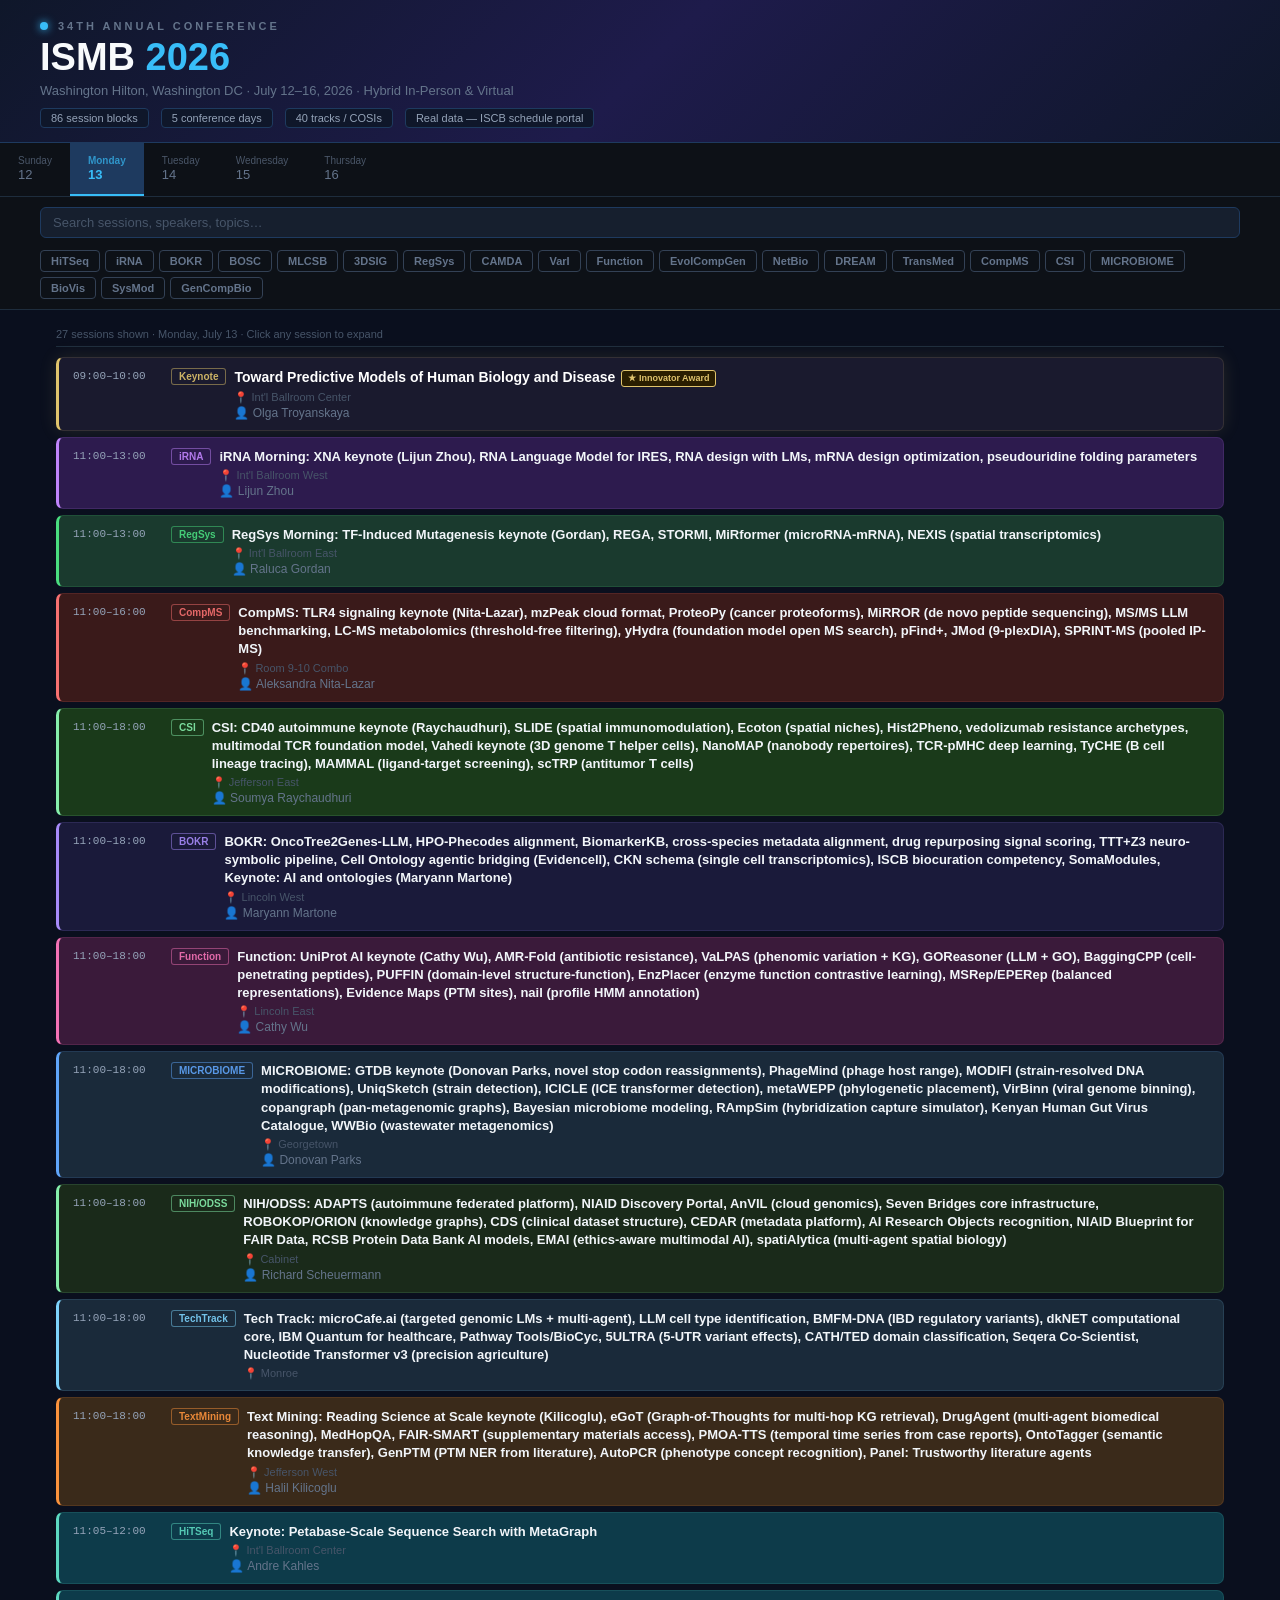
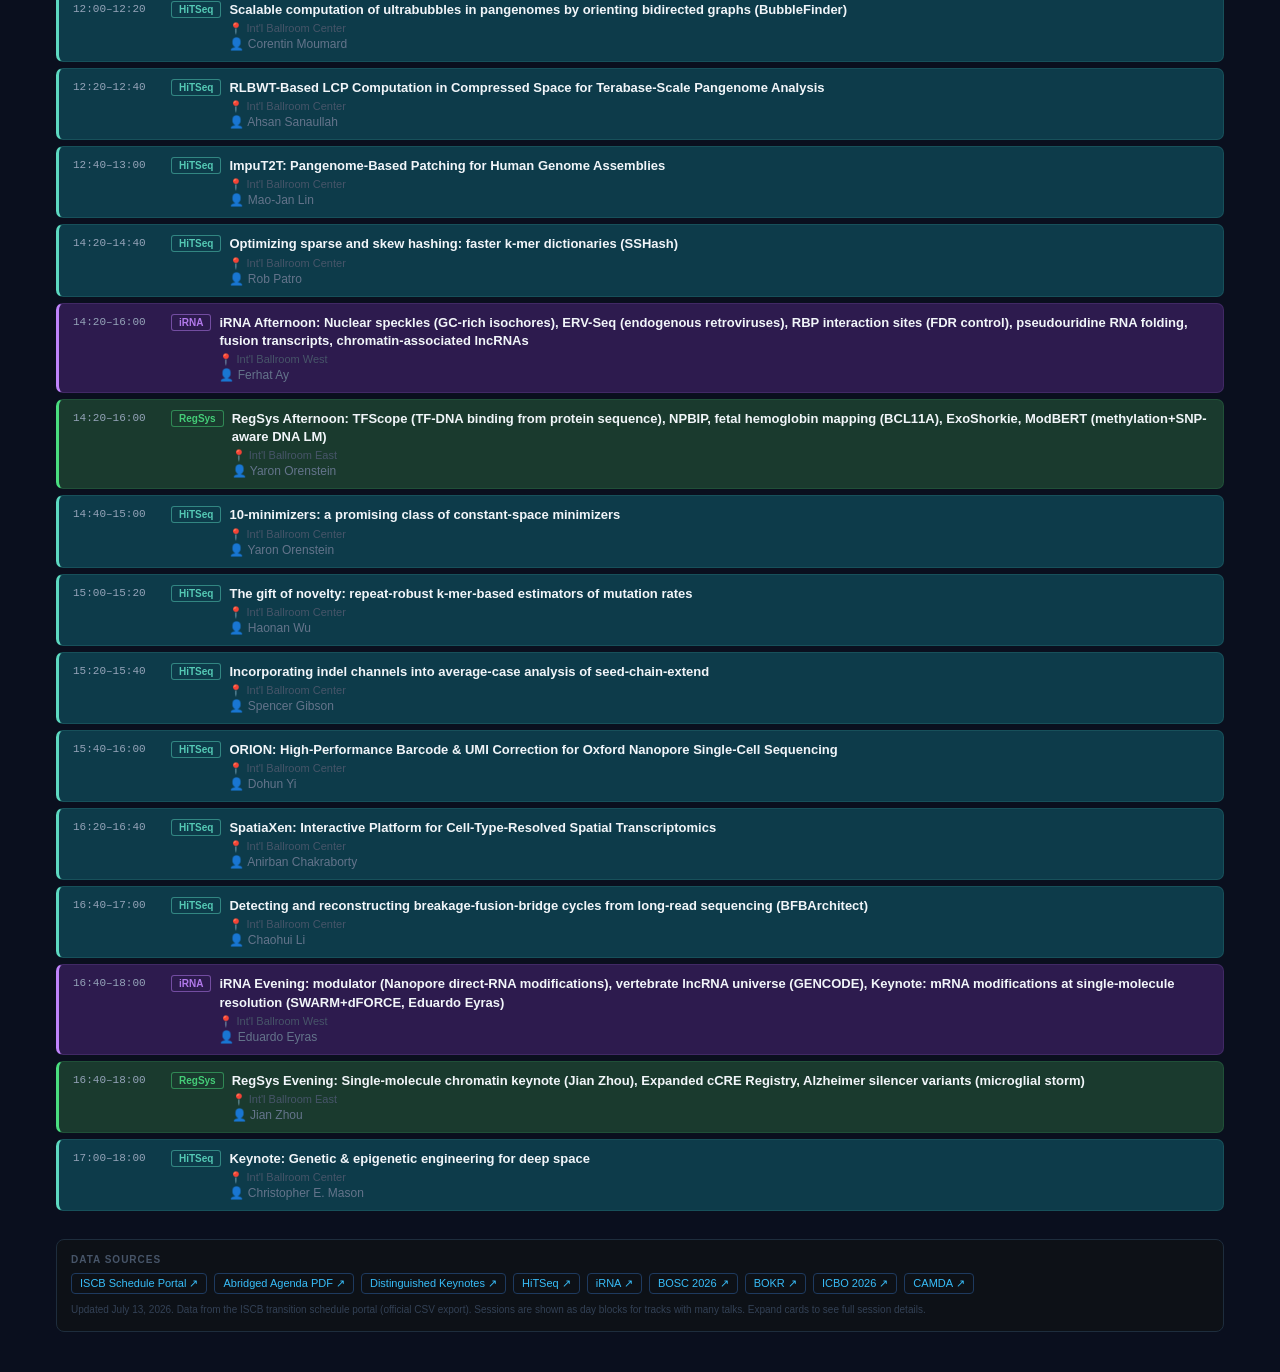
<file: ismb26/schedule/index.html>
<!DOCTYPE html>
<html lang="en">
<head>
<meta charset="UTF-8">
<meta name="viewport" content="width=device-width, initial-scale=1.0">
<title>ISMB 2026 · Full Schedule</title>
<style>
*{box-sizing:border-box;margin:0;padding:0}
body{background:#0a0f1e;color:#e2e8f0;font-family:'Inter','Segoe UI',sans-serif;min-height:100vh}
a{color:#38bdf8;text-decoration:none}
a:hover{text-decoration:underline}
button{cursor:pointer;font-family:inherit}
.header{background:linear-gradient(135deg,#0f172a 0%,#1e1b4b 50%,#0f172a 100%);border-bottom:1px solid #1e3a5f;padding:20px 20px 14px}
.header-inner{max-width:1200px;margin:0 auto}
.header-sub{display:flex;align-items:center;gap:10px;margin-bottom:4px}
.dot{width:8px;height:8px;border-radius:50%;background:#38bdf8;box-shadow:0 0 8px #38bdf8}
.conf-label{font-size:11px;letter-spacing:3px;color:#64748b;text-transform:uppercase;font-weight:600}
h1{font-size:clamp(22px,5vw,38px);font-weight:800;color:#f8fafc}
h1 span{color:#38bdf8}
.header-meta{color:#64748b;font-size:13px;margin-top:4px}
.stats{display:flex;gap:12px;margin-top:10px;flex-wrap:wrap}
.stat{font-size:11px;color:#94a3b8;background:#0f172a;border:1px solid #1e3a5f;padding:3px 10px;border-radius:4px}
.day-tabs{background:#0d1117;border-bottom:1px solid #1e2d3d;overflow-x:auto;display:flex;-webkit-overflow-scrolling:touch}
.day-tab{padding:12px 18px;background:transparent;border:none;border-bottom:2px solid transparent;color:#64748b;font-size:13px;font-weight:400;white-space:nowrap;transition:all 0.15s;flex-shrink:0;cursor:pointer}
.day-tab:hover{color:#94a3b8;background:#111827}
.day-tab.active{background:#1e3a5f;border-bottom-color:#38bdf8;color:#38bdf8;font-weight:700}
.day-tab-label{font-size:10px;opacity:0.7;margin-bottom:1px}
.controls{background:#0d1117;padding:10px 16px;border-bottom:1px solid #1e2d3d}
.controls-inner{max-width:1200px;margin:0 auto;display:flex;flex-wrap:wrap;gap:8px;align-items:center}
.search-input{background:#161f2e;border:1px solid #1e3a5f;border-radius:6px;color:#e2e8f0;padding:7px 12px;font-size:13px;flex:1 1 200px;min-width:150px;outline:none;font-family:inherit}
.search-input:focus{border-color:#38bdf8}
.search-input::placeholder{color:#475569}
.quick-filters{display:flex;flex-wrap:wrap;gap:5px;margin-top:4px;width:100%}
.qf-btn{padding:4px 10px;border-radius:4px;border:1px solid #334155;background:transparent;color:#64748b;font-size:11px;font-weight:600;transition:all 0.15s;cursor:pointer}
.qf-btn:hover{border-color:#475569;color:#94a3b8}
.btn-clear{padding:5px 10px;border-radius:5px;border:1px solid #334155;background:#161f2e;color:#94a3b8;font-size:11px;cursor:pointer}
.sessions-wrap{max-width:1200px;margin:0 auto;padding:12px 16px 40px}
.day-info{font-size:11px;color:#475569;margin-bottom:10px;padding:6px 0;border-bottom:1px solid #1e2d3d}
.sessions-list{display:flex;flex-direction:column;gap:6px}
.session{border-radius:7px;padding:10px 14px;border:1px solid #1e2d3d;border-left-width:3px;transition:box-shadow 0.15s}
.session.clickable{cursor:pointer}
.session.clickable:hover{box-shadow:0 0 0 1px rgba(255,255,255,0.08)}
.session-row{display:flex;flex-wrap:wrap;gap:8px;align-items:flex-start}
.session-time{min-width:90px;font-size:11px;color:#94a3b8;padding-top:2px;flex-shrink:0;font-variant-numeric:tabular-nums;font-family:monospace}
.session-track-badge{font-size:10px;font-weight:700;padding:2px 7px;border-radius:3px;white-space:nowrap;flex-shrink:0;border:1px solid;opacity:0.9}
.session-body{flex:1;min-width:0}
.session-title{font-size:13px;font-weight:600;color:#f1f5f9;line-height:1.4}
.session-title.keynote-title{font-weight:800;font-size:14px;color:#fff}
.session-room{font-size:11px;color:#475569;margin-top:3px}
.session-presenter{font-size:12px;color:#64748b;margin-top:2px}
.award-badge{display:inline-block;font-size:9px;background:#2a1e00;border:1px solid #e0c46c;color:#e0c46c;padding:1px 6px;border-radius:3px;margin-left:6px;font-weight:700;vertical-align:middle}
.keynote-glow{box-shadow:0 0 18px rgba(224,196,108,0.12)}
.detail-box{margin-top:10px;padding-top:10px;border-top:1px solid rgba(255,255,255,0.07);font-size:12px;color:#94a3b8;line-height:1.6}
.empty{text-align:center;padding:60px 20px;color:#475569}
.empty-icon{font-size:32px;margin-bottom:12px}
.footer{margin-top:28px;padding:14px;background:#0d1117;border-radius:8px;border:1px solid #1e2d3d}
.footer-label{font-size:10px;color:#475569;margin-bottom:8px;font-weight:600;text-transform:uppercase;letter-spacing:1px}
.footer-links{display:flex;flex-wrap:wrap;gap:7px;margin-bottom:8px}
.footer-link{font-size:11px;padding:3px 8px;border:1px solid #1e3a5f;border-radius:4px;color:#38bdf8}
.footer-note{font-size:10px;color:#334155;line-height:1.5}
</style>
</head>
<body>
<div id="app"></div>
<script>
const TRACKS = {"Keynote": {"c": "#e0c46c", "bg": "#1a1a2e"}, "HiTSeq": {"c": "#5dd9c1", "bg": "#0d3b4a"}, "iRNA": {"c": "#c084fc", "bg": "#2d1b4e"}, "RegSys": {"c": "#4ade80", "bg": "#1a3a2e"}, "CompMS": {"c": "#f87171", "bg": "#3a1a1a"}, "CSI": {"c": "#86efac", "bg": "#1a3a1a"}, "BOKR": {"c": "#a78bfa", "bg": "#1a1a3a"}, "BOSC": {"c": "#34d399", "bg": "#1a3a3a"}, "BioVis": {"c": "#fdba74", "bg": "#3a2a2a"}, "Function": {"c": "#f472b6", "bg": "#3a1a3a"}, "DREAM": {"c": "#fef08a", "bg": "#3a3a1a"}, "SCS": {"c": "#fbbf24", "bg": "#1c1917"}, "Tutorial": {"c": "#9ca3af", "bg": "#1f2937"}, "YBS": {"c": "#fbbf24", "bg": "#1c1917"}, "MICROBIOME": {"c": "#60a5fa", "bg": "#1a2a3a"}, "TextMining": {"c": "#fb923c", "bg": "#3a2a1a"}, "NIH/ODSS": {"c": "#86efac", "bg": "#1a2a1a"}, "TechTrack": {"c": "#7dd3fc", "bg": "#1a2a3a"}, "3DSIG": {"c": "#67e8f9", "bg": "#1a2a2a"}, "CAMDA": {"c": "#93c5fd", "bg": "#2a2a3a"}, "MLCSB": {"c": "#fde047", "bg": "#2a2a1a"}, "EvolCompGen": {"c": "#6ee7b7", "bg": "#1a3a2a"}, "NetBio": {"c": "#818cf8", "bg": "#1a1a3a"}, "VarI": {"c": "#f9a8d4", "bg": "#3a1a2a"}, "GenCompBio": {"c": "#bbf7d0", "bg": "#2a3a2a"}, "TransMed": {"c": "#fca5a5", "bg": "#2a1a1a"}, "BioInfoUSA": {"c": "#67e8f9", "bg": "#1a2a2a"}, "Education": {"c": "#d4d4d4", "bg": "#2a2a2a"}, "EquityDiv": {"c": "#c084fc", "bg": "#2a1a3a"}, "ICBO": {"c": "#e879f9", "bg": "#2a1a2a"}, "SysMod": {"c": "#a3e635", "bg": "#2a3a1a"}, "Publishing": {"c": "#d4d4d4", "bg": "#2a2a2a"}, "Industry": {"c": "#fca5a5", "bg": "#2a1a1a"}, "QLS": {"c": "#818cf8", "bg": "#1a1a2e"}, "Careers": {"c": "#d6c394", "bg": "#1c1917"}, "BioInfoCore": {"c": "#7dd3fc", "bg": "#1a2a3a"}, "PathogenNet": {"c": "#f87171", "bg": "#3a1a1a"}, "NVIDIA": {"c": "#76e85d", "bg": "#1a3a1a"}, "WEB": {"c": "#4ade80", "bg": "#1a3a1a"}, "Break": {"c": "#6b7280", "bg": "#111827"}};
const DAY_SESSIONS = {"sun": [{"time": "09:00\u201316:00", "room": "Int'l Ballroom East", "track": "DREAM", "title": "DREAM Challenges (SEA-AD, Olfactory Mixtures, Target2035-DREAMQ, benchmarking AI agents, DREAMx federated challenges)", "presenter": "Gustavo Stolovitzky", "award": "", "keynote": false}, {"time": "09:00\u201317:30", "room": "Room 9-10 Combo", "track": "SCS", "title": "Student Council Symposium (keynotes: Ben Raphael, Laura Elnitski; talks on TCR analysis, RNA structure, drug response prediction)", "presenter": "", "award": "", "keynote": false}, {"time": "09:00\u201318:00", "room": "Georgetown", "track": "Tutorial", "title": "IP1: Agentic AI for In Silico Team Science (full day) | IP6 PM: Network Biology Workflows with Cytoscape & NDEx", "presenter": "", "award": "", "keynote": false}, {"time": "09:00\u201318:00", "room": "Jefferson West", "track": "Tutorial", "title": "IP3: From Trees to Networks (AM) | IP2: LLMs and Agentic AI for Biomedical Informatics (PM)", "presenter": "", "award": "", "keynote": false}, {"time": "09:00\u201318:00", "room": "Jefferson East", "track": "Tutorial", "title": "IP5: Computational Network Analysis of Omics Data (AM) | IP4: Generating Synthetic Biological Data using Phylogenetics (PM)", "presenter": "", "award": "", "keynote": false}, {"time": "09:00\u201318:00", "room": "Lincoln West", "track": "Tutorial", "title": "IP7: Quantum Computing for Multi-omics Analyses (full day)", "presenter": "", "award": "", "keynote": false}, {"time": "09:00\u201318:00", "room": "Lincoln East", "track": "Tutorial", "title": "IP8: Metagenomic Sequence Analysis using k-mer Methods (full day)", "presenter": "", "award": "", "keynote": false}, {"time": "09:00\u201318:00", "room": "Monroe", "track": "Tutorial", "title": "IP9: Learning Models of Molecular Sequence Recognition \u2014 Biophysical ML (full day)", "presenter": "", "award": "", "keynote": false}, {"time": "14:00\u201317:15", "room": "Int'l Ballroom Center", "track": "YBS", "title": "Youth Bioinformatics Symposium 2026", "presenter": "", "award": "", "keynote": false}, {"time": "18:25\u201319:30", "room": "Int'l Ballroom Center", "track": "Keynote", "title": "Conference Opening & Keynote: Burrows-Wheeler transform in computational genomics", "presenter": "Richard Durbin", "award": "Senior Scientist Award", "keynote": true}], "mon": [{"time": "09:00\u201310:00", "room": "Int'l Ballroom Center", "track": "Keynote", "title": "Toward Predictive Models of Human Biology and Disease", "presenter": "Olga Troyanskaya", "award": "Innovator Award", "keynote": true}, {"time": "11:00\u201313:00", "room": "Int'l Ballroom West", "track": "iRNA", "title": "iRNA Morning: XNA keynote (Lijun Zhou), RNA Language Model for IRES, RNA design with LMs, mRNA design optimization, pseudouridine folding parameters", "presenter": "Lijun Zhou", "award": "", "keynote": false}, {"time": "11:00\u201313:00", "room": "Int'l Ballroom East", "track": "RegSys", "title": "RegSys Morning: TF-Induced Mutagenesis keynote (Gordan), REGA, STORMI, MiRformer (microRNA-mRNA), NEXIS (spatial transcriptomics)", "presenter": "Raluca Gordan", "award": "", "keynote": false}, {"time": "11:00\u201316:00", "room": "Room 9-10 Combo", "track": "CompMS", "title": "CompMS: TLR4 signaling keynote (Nita-Lazar), mzPeak cloud format, ProteoPy (cancer proteoforms), MiRROR (de novo peptide sequencing), MS/MS LLM benchmarking, LC-MS metabolomics (threshold-free filtering), yHydra (foundation model open MS search), pFind+, JMod (9-plexDIA), SPRINT-MS (pooled IP-MS)", "presenter": "Aleksandra Nita-Lazar", "award": "", "keynote": false}, {"time": "11:00\u201318:00", "room": "Jefferson East", "track": "CSI", "title": "CSI: CD40 autoimmune keynote (Raychaudhuri), SLIDE (spatial immunomodulation), Ecoton (spatial niches), Hist2Pheno, vedolizumab resistance archetypes, multimodal TCR foundation model, Vahedi keynote (3D genome T helper cells), NanoMAP (nanobody repertoires), TCR-pMHC deep learning, TyCHE (B cell lineage tracing), MAMMAL (ligand-target screening), scTRP (antitumor T cells)", "presenter": "Soumya Raychaudhuri", "award": "", "keynote": false}, {"time": "11:00\u201318:00", "room": "Lincoln West", "track": "BOKR", "title": "BOKR: OncoTree2Genes-LLM, HPO-Phecodes alignment, BiomarkerKB, cross-species metadata alignment, drug repurposing signal scoring, TTT+Z3 neuro-symbolic pipeline, Cell Ontology agentic bridging (Evidencell), CKN schema (single cell transcriptomics), ISCB biocuration competency, SomaModules, Keynote: AI and ontologies (Maryann Martone)", "presenter": "Maryann Martone", "award": "", "keynote": false}, {"time": "11:00\u201318:00", "room": "Lincoln East", "track": "Function", "title": "Function: UniProt AI keynote (Cathy Wu), AMR-Fold (antibiotic resistance), VaLPAS (phenomic variation + KG), GOReasoner (LLM + GO), BaggingCPP (cell-penetrating peptides), PUFFIN (domain-level structure-function), EnzPlacer (enzyme function contrastive learning), MSRep/EPERep (balanced representations), Evidence Maps (PTM sites), nail (profile HMM annotation)", "presenter": "Cathy Wu", "award": "", "keynote": false}, {"time": "11:00\u201318:00", "room": "Georgetown", "track": "MICROBIOME", "title": "MICROBIOME: GTDB keynote (Donovan Parks, novel stop codon reassignments), PhageMind (phage host range), MODIFI (strain-resolved DNA modifications), UniqSketch (strain detection), ICICLE (ICE transformer detection), metaWEPP (phylogenetic placement), VirBinn (viral genome binning), copangraph (pan-metagenomic graphs), Bayesian microbiome modeling, RAmpSim (hybridization capture simulator), Kenyan Human Gut Virus Catalogue, WWBio (wastewater metagenomics)", "presenter": "Donovan Parks", "award": "", "keynote": false}, {"time": "11:00\u201318:00", "room": "Cabinet", "track": "NIH/ODSS", "title": "NIH/ODSS: ADAPTS (autoimmune federated platform), NIAID Discovery Portal, AnVIL (cloud genomics), Seven Bridges core infrastructure, ROBOKOP/ORION (knowledge graphs), CDS (clinical dataset structure), CEDAR (metadata platform), AI Research Objects recognition, NIAID Blueprint for FAIR Data, RCSB Protein Data Bank AI models, EMAI (ethics-aware multimodal AI), spatiAlytica (multi-agent spatial biology)", "presenter": "Richard Scheuermann", "award": "", "keynote": false}, {"time": "11:00\u201318:00", "room": "Monroe", "track": "TechTrack", "title": "Tech Track: microCafe.ai (targeted genomic LMs + multi-agent), LLM cell type identification, BMFM-DNA (IBD regulatory variants), dkNET computational core, IBM Quantum for healthcare, Pathway Tools/BioCyc, 5ULTRA (5-UTR variant effects), CATH/TED domain classification, Seqera Co-Scientist, Nucleotide Transformer v3 (precision agriculture)", "presenter": "", "award": "", "keynote": false}, {"time": "11:00\u201318:00", "room": "Jefferson West", "track": "TextMining", "title": "Text Mining: Reading Science at Scale keynote (Kilicoglu), eGoT (Graph-of-Thoughts for multi-hop KG retrieval), DrugAgent (multi-agent biomedical reasoning), MedHopQA, FAIR-SMART (supplementary materials access), PMOA-TTS (temporal time series from case reports), OntoTagger (semantic knowledge transfer), GenPTM (PTM NER from literature), AutoPCR (phenotype concept recognition), Panel: Trustworthy literature agents", "presenter": "Halil Kilicoglu", "award": "", "keynote": false}, {"time": "11:05\u201312:00", "room": "Int'l Ballroom Center", "track": "HiTSeq", "title": "Keynote: Petabase-Scale Sequence Search with MetaGraph", "presenter": "Andre Kahles", "award": "", "keynote": false}, {"time": "12:00\u201312:20", "room": "Int'l Ballroom Center", "track": "HiTSeq", "title": "Scalable computation of ultrabubbles in pangenomes by orienting bidirected graphs (BubbleFinder)", "presenter": "Corentin Moumard", "award": "", "keynote": false}, {"time": "12:20\u201312:40", "room": "Int'l Ballroom Center", "track": "HiTSeq", "title": "RLBWT-Based LCP Computation in Compressed Space for Terabase-Scale Pangenome Analysis", "presenter": "Ahsan Sanaullah", "award": "", "keynote": false}, {"time": "12:40\u201313:00", "room": "Int'l Ballroom Center", "track": "HiTSeq", "title": "ImpuT2T: Pangenome-Based Patching for Human Genome Assemblies", "presenter": "Mao-Jan Lin", "award": "", "keynote": false}, {"time": "14:20\u201314:40", "room": "Int'l Ballroom Center", "track": "HiTSeq", "title": "Optimizing sparse and skew hashing: faster k-mer dictionaries (SSHash)", "presenter": "Rob Patro", "award": "", "keynote": false}, {"time": "14:20\u201316:00", "room": "Int'l Ballroom West", "track": "iRNA", "title": "iRNA Afternoon: Nuclear speckles (GC-rich isochores), ERV-Seq (endogenous retroviruses), RBP interaction sites (FDR control), pseudouridine RNA folding, fusion transcripts, chromatin-associated lncRNAs", "presenter": "Ferhat Ay", "award": "", "keynote": false}, {"time": "14:20\u201316:00", "room": "Int'l Ballroom East", "track": "RegSys", "title": "RegSys Afternoon: TFScope (TF-DNA binding from protein sequence), NPBIP, fetal hemoglobin mapping (BCL11A), ExoShorkie, ModBERT (methylation+SNP-aware DNA LM)", "presenter": "Yaron Orenstein", "award": "", "keynote": false}, {"time": "14:40\u201315:00", "room": "Int'l Ballroom Center", "track": "HiTSeq", "title": "10-minimizers: a promising class of constant-space minimizers", "presenter": "Yaron Orenstein", "award": "", "keynote": false}, {"time": "15:00\u201315:20", "room": "Int'l Ballroom Center", "track": "HiTSeq", "title": "The gift of novelty: repeat-robust k-mer-based estimators of mutation rates", "presenter": "Haonan Wu", "award": "", "keynote": false}, {"time": "15:20\u201315:40", "room": "Int'l Ballroom Center", "track": "HiTSeq", "title": "Incorporating indel channels into average-case analysis of seed-chain-extend", "presenter": "Spencer Gibson", "award": "", "keynote": false}, {"time": "15:40\u201316:00", "room": "Int'l Ballroom Center", "track": "HiTSeq", "title": "ORION: High-Performance Barcode & UMI Correction for Oxford Nanopore Single-Cell Sequencing", "presenter": "Dohun Yi", "award": "", "keynote": false}, {"time": "16:20\u201316:40", "room": "Int'l Ballroom Center", "track": "HiTSeq", "title": "SpatiaXen: Interactive Platform for Cell-Type-Resolved Spatial Transcriptomics", "presenter": "Anirban Chakraborty", "award": "", "keynote": false}, {"time": "16:40\u201317:00", "room": "Int'l Ballroom Center", "track": "HiTSeq", "title": "Detecting and reconstructing breakage-fusion-bridge cycles from long-read sequencing (BFBArchitect)", "presenter": "Chaohui Li", "award": "", "keynote": false}, {"time": "16:40\u201318:00", "room": "Int'l Ballroom West", "track": "iRNA", "title": "iRNA Evening: modulator (Nanopore direct-RNA modifications), vertebrate lncRNA universe (GENCODE), Keynote: mRNA modifications at single-molecule resolution (SWARM+dFORCE, Eduardo Eyras)", "presenter": "Eduardo Eyras", "award": "", "keynote": false}, {"time": "16:40\u201318:00", "room": "Int'l Ballroom East", "track": "RegSys", "title": "RegSys Evening: Single-molecule chromatin keynote (Jian Zhou), Expanded cCRE Registry, Alzheimer silencer variants (microglial storm)", "presenter": "Jian Zhou", "award": "", "keynote": false}, {"time": "17:00\u201318:00", "room": "Int'l Ballroom Center", "track": "HiTSeq", "title": "Keynote: Genetic & epigenetic engineering for deep space", "presenter": "Christopher E. Mason", "award": "", "keynote": false}], "tue": [{"time": "09:00\u201310:00", "room": "Int'l Ballroom Center", "track": "Keynote", "title": "Enabling Precision Health at Scale for All", "presenter": "Carlos D. Bustamante", "award": "", "keynote": true}, {"time": "11:00\u201313:00", "room": "Int'l Ballroom Center", "track": "HiTSeq", "title": "HiTSeq AM: Keynote Mihaela Pertea (reads to transcripts to insight), scVarSim (variant calling benchmarking), SpaDecoder (spatial deconvolution), MethylSeg (PMD detection)", "presenter": "Mihaela Pertea", "award": "", "keynote": false}, {"time": "11:00\u201313:00", "room": "Int'l Ballroom West", "track": "iRNA", "title": "iRNA AM: Cancer Splicing Landscape keynote (Olga Anczuk\u00f3w), ASPECT (splicing event classification), cryptic splicing in lupus neutrophils, RNA processing-based outcome prediction, predNMD (NMD variant pathogenicity), scPTR (post-transcriptional regulation at single-cell resolution)", "presenter": "Olga Anczuk\u00f3w", "award": "", "keynote": false}, {"time": "11:00\u201313:00", "room": "Lincoln West", "track": "BOKR", "title": "BOKR Tue AM: MEDFORD-in-a-Box, KGXVal (KG quality control), KG-Registry, Cat-VRS (GA4GH categorical variation), Gene Harmony (gene symbol ambiguity), OBO Foundry 2026 update", "presenter": "Nomi Harris", "award": "", "keynote": false}, {"time": "11:00\u201313:00", "room": "Room 9-10 Combo", "track": "Publishing", "title": "Publishing Session: AI in peer review, Clinical ML validation (Kehl), Rigorous benchmarking in bioinformatics (Li), Industry ML development + benchmarking (Lotter), Data analysis for organoid intelligence (Caffo), Panel: Rigorous, transparent, reproducible ML evaluation", "presenter": "", "award": "", "keynote": false}, {"time": "11:00\u201313:00", "room": "Georgetown", "track": "MICROBIOME", "title": "MICROBIOME Tue AM: viral taxonomy transformer (D2T), MetaKSSD (scalable marker database), Perseus (Kraken2 refinement for long reads), Kmask (entropy-based masking), cross-platform metagenomics integration, MiNDSET (differential analysis benchmarking framework), CAMI III launch, Keynote: Human-microbiome interactions (Ilana Brito)", "presenter": "Ilana Brito", "award": "", "keynote": false}, {"time": "11:00\u201313:00", "room": "Int'l Ballroom East", "track": "RegSys", "title": "RegSys Tue AM: Concept attribution keynote (Shaun Mahony, TPCAV), Cherimoya (lightweight sequence-to-function models), Low-rank structure in S2F models, Domino (Drosophila chromatin insulation regulatory grammar), DNA-aware S2F debiasing (cgLMs)", "presenter": "Shaun Mahony", "award": "", "keynote": false}, {"time": "11:00\u201313:00", "room": "Lincoln East", "track": "Function", "title": "Function Tue AM: CAFA6 preliminary results + CAFA Forever (open protein function annotation benchmark), Natural language protein function evaluation, Variation-leveraged Phenomic Foundation Model (VFM) for bacterial systems biology, Agentic evaluation of AI function prediction pipelines (AIGR), PU-GRAIL (vaccine antigen prediction)", "presenter": "An Phan", "award": "", "keynote": false}, {"time": "11:00\u201313:00", "room": "Monroe", "track": "TechTrack", "title": "Tech Track Tue AM: Pathogene-on-FHIR (genomic interoperability with health records), NIAID Data Ecosystem overview, 10x Genomics Atera (open in situ analysis), scVizApp (R/Shiny single-cell visualization), NVIDIA BioNeMo for life science discovery (Dallago)", "presenter": "", "award": "", "keynote": false}, {"time": "11:00\u201318:00", "room": "Jefferson East", "track": "BioVis", "title": "BioVis: Jean Fan keynote (comparative spatial transcriptomics, STalign/SEraster), scellop (scalable cell population plots), NCBI GDV/CGV/MCGV genomic visualization, SBGNFlow (AI-assisted pathway maps), InterSCellar (3D spatial omics neighborhoods), visualization practice survey, antibody sequence optimization visualization, cluster stability evaluation, Gosling agentic authoring (LLM+multiview genomics viz), WWizNet (3D biomedical network viz), Epifolio (cancer regulatory reactive notebooks), MetagenomeScope (metagenome assembly graph viz), Keynote 2: Liz Marai \u2014 Healthy skepticism in AI: a BioVis research agenda", "presenter": "Jean Fan", "award": "", "keynote": false}, {"time": "11:00\u201318:00", "room": "Cabinet", "track": "BioInfoCore", "title": "BioInfo-Core: NExtSEEK (FAIR + natural language queries to GEO), Agentic AI in the core panel, Carnation (collaborative multi-omics exploration), Case studies panel (new data types/technologies), UK Biobank R package, bioinformatics training scaling, Roche SBX Nextflow NF-Core framework, HuBMAP Workspaces integrated analysis environment, Najdi sheep telomere-to-telomere genome assembly", "presenter": "Stuart Levine", "award": "", "keynote": false}, {"time": "11:00\u201318:00", "room": "Jefferson West", "track": "SysMod", "title": "SysMod: Peirce-Cottler keynote (multiscale tissue modeling), VAPOR (single-cell latent dynamics), MAPK/AKT ODE in BRAF-mutant melanoma, PRISMM (lymphocyte motility + B-T interactions), Papin keynote (microbial metabolism for therapeutics), flux balance analysis (gynecologic cancers), SPECIMEN/refineGEMs (genome-scale modeling), Anti-TNF network perturbation modeling, PIMENTO (plant stress GRN inference), rTMS-Mediated Quiescent Cell Targeting ODE", "presenter": "", "award": "", "keynote": false}, {"time": "14:20\u201316:00", "room": "Int'l Ballroom Center", "track": "HiTSeq", "title": "HiTSeq PM: Amaranth (scRNA transcript assembly), Minerva (long-read cancer CNV), BayesMonSTR (mosaic STR mutations at single-cell), SQANTI-epi (epigenomic annotation), EdgeCopy (paralogous gene CNV estimation)", "presenter": "", "award": "", "keynote": false}, {"time": "14:20\u201316:00", "room": "Room 9-10 Combo", "track": "Industry", "title": "Industry Workshop: CEO panel \u2014 AI/ML reshaping biopharma drug discovery; Director of Bioinformatics panel; VC perspectives \u2014 Life sciences investment in the AI era", "presenter": "", "award": "", "keynote": false}, {"time": "14:20\u201318:00", "room": "Int'l Ballroom West", "track": "iRNA", "title": "iRNA PM: Allos (isoform variation with long-read scRNA), Spl-ISO-Seq2 (spatial single-cell isoforms), BenchDrop-seq (microfluidics-free long-read scRNA), 3D RNA spatial mapping of nucleus accumbens, single-cell RNA editing in CMML, Leveraging Long-Read + Ribo-seq for non-canonical proteome, seq2ribo (ribosome profile prediction), Keynote: RiboNN predictive translation modeling (Can Cenik)", "presenter": "Can Cenik", "award": "", "keynote": false}, {"time": "14:20\u201318:00", "room": "Lincoln East", "track": "BOKR", "title": "BOKR/Function Joint PM: Keynote \u2014 GenAI & structured knowledge (Karin Verspoor), GO-CAM curated pathways, STAR-GO (ontology-informed protein function), GIMME (microbial metabolism KG), DGLink (automated KG construction), PubChem RDF/Linked Open Data, ImmPort (immunology AI data), Sage Brain (neurodegenerative KG)", "presenter": "Karin Verspoor", "award": "", "keynote": false}, {"time": "14:20\u201318:00", "room": "Lincoln West", "track": "BOSC", "title": "BOSC: Keynote Maryam Zaringhalam (Open Science for the People), Panel \u2014 Resilient Open Science, CWL Medallion Pipelines (climate/air-pollution), WILDS WDL Library, Raw Counts to Trusted References (NLM QC workflow), Morloc (functions replace applications)", "presenter": "Maryam Zaringhalam", "award": "", "keynote": false}, {"time": "14:20\u201318:00", "room": "Georgetown", "track": "NetBio", "title": "NetBio: Nikoloski keynote (taming metabolic network complexity), context-informed metabolic signatures, BLIMMP (metabolic modules for prokaryotes), Rawk (metabolic pathway local enrichment), DyGraphTrans (EHR + temporal disease progression), Genetic interactions + Parkinson's disease risk (BridGE), PICDGI (cancer drivers from single-cell network dynamics)", "presenter": "Zoran Nikoloski", "award": "", "keynote": false}, {"time": "14:20\u201318:00", "room": "Int'l Ballroom East", "track": "RegSys", "title": "RegSys Tue PM: stORCA (differential spatial expression), LineageMap (spatially resolved cell lineage trees), CellPace (continuous single-cell dynamics), Interpretable Protein-RNA regulatory model, Keynote TBD (Bianca Dumitrascu), MARCA (micro-compartment anchors in 3D genome), HiC-LEGO (3D genome reconstruction from Hi-C)", "presenter": "", "award": "", "keynote": false}, {"time": "14:20\u201318:00", "room": "Monroe", "track": "QLS", "title": "Quantum for Life Sciences: NIH QuBIT overview, Quantum computing for biomedical data science (Gerstein), Quantum Hamiltonian GRN modeling (QHGM), Quantum approaches for biological networks (Oubounyt/Baumbach), DNA quantum fingerprints via Rotary Position Embeddings (RotorMap)", "presenter": "Mark Gerstein", "award": "", "keynote": false}, {"time": "16:40\u201318:00", "room": "Int'l Ballroom Center", "track": "HiTSeq", "title": "HiTSeq Evening: Seqwin (microbial signature sequences), pHapCompass (polyploid haplotype phasing), PLASMA (allele-specific modQTLs from long-read RNA-seq), CRANE (Nanopore raw signal error correction with HMM)", "presenter": "", "award": "", "keynote": false}, {"time": "16:40\u201318:00", "room": "Room 9-10 Combo", "track": "Careers", "title": "Computational Biology Careers Symposium: Career opportunities in industry, government, and non-tenure-track academia \u2014 how to prepare", "presenter": "Ben Busby", "award": "", "keynote": false}, {"time": "16:40\u201318:00", "room": "Lincoln East", "track": "Function", "title": "Function Tue PM Panel: Protein function annotation and prediction \u2014 new standards for a new era?", "presenter": "", "award": "", "keynote": false}], "wed": [{"time": "08:30\u201318:30", "room": "Monroe", "track": "ICBO", "title": "ICBO Day 1: Keynotes \u2014 Richard Scheuermann, Birgit Meldal; LLM+ontology integration, GraphRAG with anatomy ontology, agentic AI for biocuration, Evidencell (Cell Ontology bridging), exposomics ontology, inconsistency detection, Injury Ontology, ROBOKOP knowledge graph, Autopoiesis AI, behavioral science ontologies, NLM health data standards, ICBO dinner", "presenter": "Richard Scheuermann", "award": "", "keynote": false}, {"time": "09:00\u201310:00", "room": "Int'l Ballroom Center", "track": "Keynote", "title": "Uncovering the Palimpsest of India's Population History Using Genome-Scale Analysis", "presenter": "Partha P Majumder", "award": "", "keynote": true}, {"time": "11:00\u201318:00", "room": "Int'l Ballroom East", "track": "3DSIG", "title": "3DSIG: Enzyme evolution keynote (Tokuriki), Deep DNAshape (DNA structure prediction), BiMba (protein binding site Vision Mamba), TuriSERT (bacterial serotonin transporter substrates), ProTiler-Mut (CRISPR tiling mutagenesis), FAZ10 coiled-coil modeling, PLM structural+functional epistasis (Nambiar), SPURS (protein stability), Func2Seq/Func2Prot (function-conditioned protein generation), Simpatico (virtual drug screening), PRECISE (binding language), JointDiff (joint sequence+structure generation \u2014 GFP validated), Thermal stability with ESM3, AlloPep (allosteric peptide design), Deep Mutational Scanning ML for protease inhibitors", "presenter": "Nobuhiko Tokuriki", "award": "", "keynote": false}, {"time": "11:00\u201318:00", "room": "Int'l Ballroom Center", "track": "MLCSB", "title": "MLCSB: BAISBench (benchmarking AI scientists for omics-driven biological discovery), Agentomics (autonomous agentic biomedical ML), AutoTuneX (data-driven AI system for transcript assemblers), Virtual Biotech (multi-agent therapeutic discovery), LungChat (conversational multi-omics analysis), AutDB transfer learning (ASD detection), Nanopore non-canonical base sequencing (bootstrapped learning), FlashPPI (linear-time proteome-scale PPI), Keynote: Evolution-informed language models (Yun Song), BRIDGE-SP, SpaceTravLR (spatial transcription factor ligands+receptors), Cell count bias correction, MuTopia (somatic mutagenesis topotypes in cancer), Keynote: In Silico Tissue Laboratory \u2014 Virtual Staining to Executable Tissue Modeling (Young Hwan Chang), Spatial-ZEDNet (differential gene activation), ATLIS (spatiotemporal modeling)", "presenter": "Yun Song", "award": "", "keynote": false}, {"time": "11:00\u201318:00", "room": "Lincoln West", "track": "BOSC", "title": "BOSC: Eric Green keynote (Human Genome Project to Genomic Medicine), MuSAlS (fast multiple sequence alignment, hierarchical clustering), AOP-Wiki EMOD Tool Suite (open adverse outcome pathways), MoTrPAC Data Hub (molecular map of exercise), Canopy (FAIR Data Hubs), Templated Collaborative Science Resources, EGA/DECIPHER \u2014 Open as Possible/Closed as Necessary (sensitive human data), LLM-assisted DMP drafting, AI for Nextflow training materials translation, AI chatbots and bioinformatics culture, Panel: Open Source in the Age of AI", "presenter": "Eric Green", "award": "", "keynote": false}, {"time": "11:00\u201318:00", "room": "Lincoln East", "track": "CAMDA", "title": "CAMDA Day 1: Strain-resolved metagenomics keynote (Katherine Pollard), CAMDA 2026 Challenge introductions, Differential connectivity of gut microbiome networks (disease prediction), Metabolic Pathways as Ecological Niches (topological reorganization), Dual-Layer Network Framework for gut microbiome dysbiosis, Knowledge Graph-Guided taxon-taxon interaction networks, Network-based optimal transport (colorectal cancer), AMR prediction with ALPAR, BIOTIA-DX workflow (accurate AMR from genomes), Quantifying uncertainty in protein representations (Prabakaran/Bromberg)", "presenter": "Katherine Pollard", "award": "", "keynote": false}, {"time": "11:00\u201318:00", "room": "Jefferson West", "track": "EvolCompGen", "title": "EvolCompGen: Comparative genomics in the ocean keynote (Casey Dunn \u2014 Physalia/siphonophores), gene tree heterogeneity topology analysis (ILS + introgression), bacterial HGT networks + host prediction, AmpliPhy (gene trees with homologs), Phlag (phylogenetic heterogeneity with HMM+MSC), Pangenome peeling for ancestral reconstruction, PINNOU (physics-informed NN for Ornstein-Uhlenbeck phylogenetics), best gene/species tree strategy (balanced minimum evolution), species tree shape impact on methods, ADAMIXTURE (biobank-scale genetic clustering), WEPP (wastewater phylogenetic placement), Ok-k-mer (multi-k-mer genomic distance), recombination on GRGs (forward-time simulation)", "presenter": "Casey Dunn", "award": "", "keynote": false}, {"time": "11:00\u201318:00", "room": "Jefferson East", "track": "VarI", "title": "VarI: CAGI 7 variant impact advances (Brenner), Regulatory DNA mapping keynote (Jesse Engreitz), PPI-seq (massively parallel variant-to-protein interaction mapping), High content phase separation profiling, DETANGO (disentangling protein stability vs. function effects), Position-dependent variant effects in regulatory MPRAs, LoGoFunc keynote (Yuval Itan \u2014 LoGoFunc + V2P), ML-based PRS deconstruction for age-dependent genetic effects, TF prioritization in Alzheimer's disease, Biobank-scale variance component estimation (subquadratic), Resolving VUS at scale with calibrated evidence (Radivojac), Indel mutational signatures in 6975 tumors, allele-aware CNV simulator (scCNVSim), PGViS (personal genome variant score for lung cancer), Panel: Challenges and opportunities in computational variant interpretation", "presenter": "Jesse Engreitz", "award": "", "keynote": false}, {"time": "11:00\u201318:00", "room": "Room 9-10 Combo", "track": "NetBio", "title": "NetBio Wed: Keynote Helder Nakaya (Spatial Transcriptomics + Network Biology in Health and Disease), SVGRN (spatially varying GRN inference), Disease module discovery with Nextflow, EPIC (cancer driver gene prediction from spatial single-cell), OUD in L6 Car3 neurons (single-cell multiome), multiCore (rare neuromuscular disorder multi-network analysis), GATSBI (context-aware protein embeddings, biologically motivated data splits), CFDE DDKG (NIH Common Fund Data Distillery KG), PSNet (phosphatase-substrate prediction), CLEAR (LLM embeddings + disease-specific KG for drug repurposing), drGT (drug response on gene-cell-drug heterogeneous network), single-sample network modeling (LIONESS/BONOBO/SWEET/SSN), VDJ-REMIX (B/T cell repertoire module identification), stem.MAP (mouse embryonic stem cell protein complex map), Keynote: AI Revolution in Protein Science \u2014 PPI mapping toward drug discovery (Qian Cong)", "presenter": "Helder Nakaya", "award": "", "keynote": false}, {"time": "11:00\u201318:00", "room": "Georgetown", "track": "GenCompBio", "title": "GenCompBio Wed: Melanoma sublines long-read single-cell sequencing, CN-SigBench (copy-number signature benchmarking), sample mispairing detection benchmarking (Casey Greene), super-silencers repurposed as super-enhancers in cancer metastasis (Ivan Ovcharenko), tumor clone phasing from bulk long-read sequencing, Ancestry gap bridging with tabular foundation models (polygenic risk), scTAPE (drug response via disentangled transfer learning), SAD-DRP (subspace-aware domain adaptation for drug response), Shank3 sex-dependent transcriptional responses (sleep deprivation, autism), BulkMonSTR (mosaic mutations at tandem repeats from bulk sequencing), inSTRbility (somatic mosaicism quantification at tandem repeats)", "presenter": "", "award": "", "keynote": false}, {"time": "11:00\u201318:00", "room": "Int'l Ballroom West", "track": "TransMed", "title": "TransMed: AI agents for biomedicine keynote (Kuan-lin Huang), pan-cancer telomere maintenance sequencing, SPARC foundation model (routine clinical time series for cancer adverse events), PREDICT Breast v4.1.1 validation across racial groups, PORTALS (ALS survival + plasma proteomics + tabular FM), BRONTE (brain GNN for spatial gene regulation), ARSA variant severity (CAGI 7), EHR network models for drug off-target effects/new targets, Multi-agent framework for genomic + regulatory reasoning, FIG (fairness through intersectional grouping), Drug-wide association studies, UK Biobank eye imaging + multi-omics, AKI-to-CKD fibroblast subtype dynamics, Keynote: Marinka Zitnik (COMPASS + PROTON + ToolUniverse)", "presenter": "Kuan-lin Huang", "award": "", "keynote": false}, {"time": "11:00\u201318:30", "room": "Cabinet", "track": "WEB", "title": "Workshop on Education for Bioinformatics: AI in Bioinformatics Training Hackathon Masterclass, Breakout Sessions (essential topics for modern CompBio in the AI age, peer share+test drive), Implementing AI-driven curriculum with rigor, Finalizing best practices for AI in bioinformatics education", "presenter": "Inimary Toby-Ogundeji", "award": "", "keynote": false}], "thu": [{"time": "08:20\u201313:00", "room": "Monroe", "track": "ICBO", "title": "ICBO Day 2: Disease data standardization (Schriml), AI-Ready data ecosystem (NIAID, Reed Shabman), NeuroSymbolic Methods Panel, Future direction of biomedical ontology in AI era (Michel Dumontier et al.), Concluding Remarks", "presenter": "Lynn Schriml", "award": "", "keynote": false}, {"time": "08:40\u201310:00", "room": "Jefferson East", "track": "EquityDiv", "title": "Equity & Diversity: ML fairness in Alzheimer's diagnosis across racial/ethnic groups, Large-scale automated detection of sex bias in biomedical research, Keyboard accessibility of biomedical data portals and visualization tools, Latin American gut microbiome diversity (nutritional risk populations), Open-Source Enablers for students in Mexico (RSG-Mexico), HRD prediction generalization across diverse populations (Samantha Lopez Alvarez)", "presenter": "", "award": "", "keynote": false}, {"time": "08:40\u201316:00", "room": "Int'l Ballroom East", "track": "3DSIG", "title": "3DSIG Thu: RNA 3D structure from Cryo-EM (Deep Cryo-EM pipeline), RNAbpFlow (base pair-augmented SE(3)-flow matching), MutPred2 drug repurposing, Protein-Nucleic Acid affinity prediction (IDEA/mIDEA/IRIS), LocAlign (local structural alignment with geometric deep learning), RNA Designability (probabilistic via dynamic decomposition), Kinome keynote \u2014 AlphaFold modeling of human kinome (Roland Dunbrack), alternative splicing structural impact (11K+ isoforms via AlphaFold2), DiSPA (differential substructure-pathway attention for drug response), Cross-attention PPI interface prediction (AlphaFold3 complementary), DEPP (protein conformational ensemble generation), AlphaFold DB quaternary structures (1.8M high-confidence complexes), MDRepo (150TB molecular dynamics simulations), NoisyFlow (differentially private optimal transport for data sharing), ProMeta (disease diagnosis from plasma proteomics via meta-learning), Foldseek/Reseek E-value calibration, Pathogen-Host Structural Mimicry (JumpMASTER \u2014 SARS-CoV-2, HIV, EBV)", "presenter": "Roland Dunbrack", "award": "", "keynote": false}, {"time": "08:40\u201316:00", "room": "Room 9-10 Combo", "track": "BioInfoUSA", "title": "Bioinformatics in the USA: Spatial multi-omics of cancer (Ben Raphael), protein folding dynamics prediction (Milenkovic), NLM funding priorities (PAR-26-040, Catherine Farrell), NIGMS funding opportunities, F.O.R.E.S.T (spatial deconvolution), scAURA (scRNA graph debiased contrastive clustering), Wisconsin farming dust microbiome, FDA/NIST genome editing evaluation of animal biotech products, Bioinformatics in the Great Plains (Friedberg), quantum-enhanced attention for cancer histopathology (QDSM), AI biosecurity risks (Michelle Holko), integrating genomics+structural biology at US universities (Remo Rohs)", "presenter": "Ben Raphael", "award": "", "keynote": false}, {"time": "08:40\u201316:00", "room": "Cabinet", "track": "Education", "title": "Education Thu: Global South challenges keynote (Suravajhala), African R-based bioinformatics training (BON, Seun Olufemi), Hackathons as scalable training model (CFDE, Dillman), Teaching biological data science with generative+agentic AI (UC Berkeley, Brenner), RNA-seq modules in undergraduate biology (Collens), Pharmacy students computational biology training (Munir), EMBL-EBI Competency Hub career navigation (Sokolova), Panel: Ethical and Integrity Issues with AI in the Classroom (Munoz Torres, Brenner), Wikipedia TF-IDF analysis for bioinformatics (DeBlasio), EEBG hybrid cross-disciplinary global training model (Mangul), BiotrAIn for Latin America (Campos-Sanchez, Chan Zuckerberg Initiative), Keynote: Growing bioinformatics capacity through mentorship in Peru and Latin America (David Requena)", "presenter": "David Requena", "award": "", "keynote": false}, {"time": "08:40\u201316:00", "room": "Jefferson West", "track": "EvolCompGen", "title": "EvolCompGen Thu: LAML-Pro (cell genotype + lineage tree joint inference, CRISPR tracing), Mutation bounding for somatic clonal tree subsampling strategies, New evolutionary dynamics from phenotypic uncertainty (ProP Gen theory), CAMUS (scalable phylogenetic network estimation, 201+ species, quartet-based), DO-tanglegrams (displacement-optimized for phylogenetic networks), Tracing input trees inside PhyloFusion networks, Structure-Aware RL for gene family duplication history reconstruction, Forbidden protein domain architectures (forbidden architecture discovery), BATH2 (splice-aware translated search of protein sequences against genomic DNA), Systematic inference of mutation rates across tree of life (CORAL \u2014 5090 species), Coevolution detection in MSAs with ML anomaly detection, Unified substitution-mutation rate ratio framework (SARS-CoV-2)", "presenter": "", "award": "", "keynote": false}, {"time": "08:40\u201316:00", "room": "Lincoln East", "track": "CAMDA", "title": "CAMDA Day 2: Privacy-Preserving Genomics keynote (Hoon Cho), HLA typing benchmarking from RNA-seq (Mangul), Health Privacy Challenge 2026 (synthetic gene expression bulk + single-cell), Membership Inference Attacks on synthetic gene expression (no-box framework), Noisy-scDesign2 + scMAMA-MIA (privacy auditing of synthetic scRNA-seq), Privacy auditing of synthetic bulk RNA-seq (Jarrell/De Cock), Vine-NMF (privacy-preserving scRNA-seq via NMF+copulas), Foundation models for synthetic bulk RNA-seq generation (MIAV, TabSDS), Benchmarking scRNA synthetic data generation on OneK1K, GDSC/CCLE/CTRP harmonization and integration, Mamba 2 for EHR data with continual learning (131K context, MIMIC-IV), Complex biomarker community challenge insights (Wendell Jones)", "presenter": "Hoon Cho", "award": "", "keynote": false}, {"time": "08:40\u201316:00", "room": "Georgetown", "track": "GenCompBio", "title": "GenCompBio Thu: SIVA (spatial multi-omics diagonal integration via variational autoencoders), Meta-CCC (cell-cell communication from single-cell meta-analysis), CLEAR-ST (spatial transcriptomics decontamination via mRNA lateral diffusion modeling), SpaReg (3D tissue reconstruction at subcellular resolution), Privacy-Utility balance in genome LM embeddings (Pareto-optimal), Deciphering factors of active learning performance in biomolecular design, Reduced amino acid alphabets for efficient protein LMs, FairHICON (fairness-aware hierarchical contrastive learning for sexual dimorphism), ATTNSOM (cytochrome P450 site-of-metabolism prediction), Activity cliff sensitivity in active learning for hit discovery, PIMO (pathway-based interpretable multi-omics integration), DCAT (attention-driven deconvolution of bulk transcriptomes using single-cell references), Qombucha (glioblastoma methylation programs via quadratic programming), STEP2h (transposable element exonization with multi-task deep learning), absuite (antibody repertoire profiling and clonotype analysis in R)", "presenter": "", "award": "", "keynote": false}, {"time": "08:40\u201316:00", "room": "Int'l Ballroom Center", "track": "MLCSB", "title": "MLCSB Thu: Keynote \u2014 From Learning to Leveraging Graphs in Biomedicine (Ritambhara Singh), CompatNet (sarbecovirus receptor compatibility landscapes), MOSAICField (multimodal spatial alignment via neural fields), MIL-BC (enzyme classification with domain awareness), CROP (CRISPR-Cas9 frameshift prediction feature-independent), PertAdapt (unlocking foundation models for perturbation prediction), PalmaClust (ultra-rare cell type detection, Palma Ratio driven), InertDB (negative data gap for bioactivity prediction), ChromCodes (interpretable discrete representations for regulatory DNA design), CPS (spatial transcriptomics via coordinate neural field), Manifold Gromov-Wasserstein alignment (spatial multiomics), Keynote: Opportunities and challenges in sequence-based deep learning \u2014 regulatory genomics (Katie Pollard), DRIFT (diffusion-based representation integration for spatial transcriptomics foundation models), VisiumHD destriping (GLM modeling of nuclear counts)", "presenter": "Ritambhara Singh", "award": "", "keynote": false}, {"time": "11:00\u201312:30", "room": "Jefferson East", "track": "PathogenNet", "title": "Pathogen Data Network Forum: PDN introduction (Jason Williams), Network platforms for data+discovery+learning (Dessimoz), BV-BRC resources overview (Maulik Shukla), BRC Analytics + AI \u2014 Galaxy, Perseus, AlphaGenome (Michael Schatz), NIST AI Risk Framework applied to pathogen data (Sam Halabi), Panel: Challenges and Opportunities for Infectious Disease Data", "presenter": "", "award": "", "keynote": false}, {"time": "11:00\u201313:00", "room": "Lincoln West", "track": "NVIDIA", "title": "NVIDIA Workshop: Building AI Scientist Workflows with BioNeMo \u2014 From Accelerating Genomics to Protein Design using Agentic Systems", "presenter": "Angel Pizarro", "award": "", "keynote": false}, {"time": "14:20\u201316:00", "room": "Lincoln West", "track": "ICBO", "title": "ICBO VDOS Workshop (15th annual): Vaccine and Drug Ontology Studies \u2014 integrating AI and LLMs into vaccine ontology and drug representation", "presenter": "", "award": "", "keynote": false}, {"time": "16:40\u201317:40", "room": "Int'l Ballroom Center", "track": "Keynote", "title": "Foundations of Human-AI Co-Science", "presenter": "Marinka Zitnik", "award": "Overton Prize", "keynote": true}, {"time": "17:40\u201318:00", "room": "Int'l Ballroom Center", "track": "Keynote", "title": "Conference Closing Ceremony", "presenter": "", "award": "", "keynote": true}]};

</script>
<script>
const DAYS = [
  {id:"sun",label:"Sunday",date:"July 12"},
  {id:"mon",label:"Monday",date:"July 13"},
  {id:"tue",label:"Tuesday",date:"July 14"},
  {id:"wed",label:"Wednesday",date:"July 15"},
  {id:"thu",label:"Thursday",date:"July 16"},
];

function gc(t) {
  return TRACKS[t] || {c:"#94a3b8",bg:"#1a1a2e"};
}

var state = {
  day: "mon",
  search: "",
  selectedTracks: [],
  expandedIdx: null,
};

function setState(p) {
  Object.keys(p).forEach(function(k){ state[k] = p[k]; });
  render();
}

function el(tag, attrs) {
  var e = document.createElement(tag);
  var children = Array.prototype.slice.call(arguments, 2);
  if (attrs) {
    Object.keys(attrs).forEach(function(k) {
      var v = attrs[k];
      if (k === "className") { e.className = v; }
      else if (k.indexOf("on") === 0) { e.addEventListener(k.slice(2).toLowerCase(), v); }
      else if (k === "style" && typeof v === "object") { Object.assign(e.style, v); }
      else { e.setAttribute(k, v); }
    });
  }
  children.forEach(function(c) {
    if (c == null || c === false) return;
    e.appendChild(typeof c === "string" ? document.createTextNode(c) : c);
  });
  return e;
}

function render() {
  var app = document.getElementById("app");
  while (app.firstChild) app.removeChild(app.firstChild);

  var daySessions = DAY_SESSIONS[state.day] || [];
  var sessions = daySessions.filter(function(s) {
    if (state.selectedTracks.length > 0 && state.selectedTracks.indexOf(s.track) < 0) return false;
    if (state.search) {
      var q = state.search.toLowerCase();
      var hay = [s.title, s.track, s.room, s.presenter].join(" ").toLowerCase();
      if (hay.indexOf(q) < 0) return false;
    }
    return true;
  });

  var totalBlocks = 0;
  Object.keys(DAY_SESSIONS).forEach(function(k){ totalBlocks += DAY_SESSIONS[k].length; });

  // Header
  var hdr = el("div", {className:"header"},
    el("div", {className:"header-inner"},
      el("div", {className:"header-sub"}, el("div",{className:"dot"}), el("span",{className:"conf-label"},"34th Annual Conference")),
      el("h1", {}, "ISMB ", el("span",{},"2026")),
      el("p", {className:"header-meta"}, "Washington Hilton, Washington DC  ·  July 12–16, 2026  ·  Hybrid In-Person & Virtual"),
      el("div", {className:"stats"},
        el("span",{className:"stat"}, totalBlocks + " session blocks"),
        el("span",{className:"stat"}, "5 conference days"),
        el("span",{className:"stat"}, Object.keys(TRACKS).length + " tracks / COSIs"),
        el("span",{className:"stat"}, "Real data — ISCB schedule portal")
      )
    )
  );

  // Day tabs
  var tabs = el("div", {className:"day-tabs"});
  DAYS.forEach(function(d) {
    var btn = el("div", {className:"day-tab" + (d.id === state.day ? " active" : "")},
      el("div", {className:"day-tab-label"}, d.label),
      d.date.split(" ")[1]
    );
    btn.onclick = (function(id){ return function(){ setState({day:id, expandedIdx:null}); }; })(d.id);
    tabs.appendChild(btn);
  });

  // Controls
  var si = document.createElement("input");
  si.className = "search-input";
  si.placeholder = "Search sessions, speakers, topics…";
  si.value = state.search;
  si.type = "text";
  si.oninput = function(e){ setState({search:e.target.value, expandedIdx:null}); };

  var tracksToShow = ["HiTSeq","iRNA","BOKR","BOSC","MLCSB","3DSIG","RegSys","CAMDA","VarI","Function","EvolCompGen","NetBio","DREAM","TransMed","CompMS","CSI","MICROBIOME","BioVis","SysMod","GenCompBio"];
  var qfDiv = el("div", {className:"quick-filters"});
  tracksToShow.forEach(function(t) {
    var info = gc(t);
    var active = state.selectedTracks.indexOf(t) >= 0;
    var b = el("button", {className:"qf-btn"}, t);
    if (active) {
      b.style.borderColor = info.c;
      b.style.background = info.bg;
      b.style.color = info.c;
    }
    b.onclick = (function(track){ return function() {
      var n = state.selectedTracks.slice();
      var idx = n.indexOf(track);
      if (idx >= 0) n.splice(idx,1); else n.push(track);
      setState({selectedTracks:n, expandedIdx:null});
    }; })(t);
    qfDiv.appendChild(b);
  });

  var ctrlInner = el("div", {className:"controls-inner"}, si);
  if (state.selectedTracks.length > 0) {
    var clr = el("button", {className:"btn-clear"}, "✕ Clear (" + state.selectedTracks.length + ")");
    clr.onclick = function(){ setState({selectedTracks:[], expandedIdx:null}); };
    ctrlInner.appendChild(clr);
  }
  ctrlInner.appendChild(qfDiv);
  var ctrl = el("div", {className:"controls"}, ctrlInner);

  // Day info bar
  var dayCur = DAYS.filter(function(d){ return d.id === state.day; })[0];
  var infoBar = el("div", {className:"day-info"},
    sessions.length + " sessions shown  ·  " + dayCur.label + ", " + dayCur.date +
    (state.search || state.selectedTracks.length > 0 ? "  ·  (filtered)" : "  ·  Click any session to expand")
  );

  // Session cards
  var listEl = el("div", {className:"sessions-list"});
  if (sessions.length === 0) {
    listEl = el("div", {className:"empty"},
      el("div", {className:"empty-icon"}, "🔬"),
      el("div", {}, "No sessions match your filters")
    );
  } else {
    sessions.forEach(function(s, i) {
      var info = gc(s.track);
      var isExpanded = state.expandedIdx === i;
      var isKeynote = s.keynote;

      var badge = el("span", {className:"session-track-badge"}, s.track);
      badge.style.color = info.c;
      badge.style.background = info.bg;
      badge.style.borderColor = info.c + "88";

      var titleEl = el("div", {className:"session-title" + (isKeynote ? " keynote-title" : "")}, s.title);
      if (s.award) {
        titleEl.appendChild(el("span", {className:"award-badge"}, "★ " + s.award));
      }

      var body = el("div", {className:"session-body"},
        titleEl,
        el("div", {className:"session-room"}, "📍 " + s.room)
      );
      if (s.presenter) {
        body.appendChild(el("div", {className:"session-presenter"}, "👤 " + s.presenter));
      }

      var row = el("div", {className:"session-row"},
        el("div", {className:"session-time"}, s.time),
        badge,
        body
      );

      var div = el("div", {className:"session" + (s.presenter ? " clickable" : "")});
      div.style.background = info.bg;
      div.style.borderLeftColor = info.c;
      div.style.borderColor = info.c + "22";
      div.style.borderLeftColor = info.c;
      if (isKeynote) { div.className += " keynote-glow"; }

      if (s.presenter) {
        div.onclick = (function(idx){ return function(){
          setState({expandedIdx: state.expandedIdx === idx ? null : idx});
        }; })(i);
      }
      div.appendChild(row);

      if (isExpanded) {
        var detail = el("div", {className:"detail-box"}, s.title);
        if (s.award) detail.appendChild(el("span", {}, "  ·  Award: " + s.award));
        div.appendChild(detail);
      }

      listEl.appendChild(div);
    });
  }

  // Footer
  var footerLinks = [
    ["ISCB Schedule Portal","https://transition.iscb.org/cms_addon/conferences/ismb2026/schedule/detailed"],
    ["Abridged Agenda PDF","https://www.iscb.org/documents/programmes/programme.AbridgedAgenda.ISMB.2026.pdf"],
    ["Distinguished Keynotes","https://www.iscb.org/ismb2026/whats-happening/distinguished-keynotes"],
    ["HiTSeq","https://www.hitseq.org/schedule.html"],
    ["iRNA","https://irna.iscb.org/"],
    ["BOSC 2026","https://www.open-bio.org/events/bosc-2026/"],
    ["BOKR","https://sites.google.com/site/bioontologies/2026-meeting"],
    ["ICBO 2026","https://icbo-conference.github.io/icbo2026/agenda/"],
    ["CAMDA","http://camda.info/"],
  ];
  var flinkDiv = el("div", {className:"footer-links"});
  footerLinks.forEach(function(pair) {
    flinkDiv.appendChild(el("a", {className:"footer-link", href:pair[1], target:"_blank", rel:"noopener noreferrer"}, pair[0] + " ↗"));
  });

  var footer = el("div", {className:"footer"},
    el("div", {className:"footer-label"}, "Data Sources"),
    flinkDiv,
    el("div", {className:"footer-note"}, "Updated July 13, 2026. Data from the ISCB transition schedule portal (official CSV export). Sessions are shown as day blocks for tracks with many talks. Expand cards to see full session details.")
  );

  var wrap = el("div", {className:"sessions-wrap"}, infoBar, listEl, footer);

  app.appendChild(hdr);
  app.appendChild(tabs);
  app.appendChild(ctrl);
  app.appendChild(wrap);
}

render();
</script>
</body>
</html>
</file>
<file: clawbio-bos/styles/kaizen-ui-foundations/fonts/fonts.css>
@font-face{font-family:NVIDIA Sans;font-style:normal;font-weight:300;font-display:swap;src:url(https://brand-assets.cne.ngc.nvidia.com/assets/fonts/nvidia-sans/1.0.0/NVIDIASans_Lt.woff2)format("woff2")}
@font-face{font-family:NVIDIA Sans;font-style:italic;font-weight:300;font-display:swap;src:url(https://brand-assets.cne.ngc.nvidia.com/assets/fonts/nvidia-sans/1.0.0/NVIDIASans_LtIt.woff2)format("woff2")}
@font-face{font-family:NVIDIA Sans;font-style:normal;font-weight:400;font-display:swap;src:url(https://brand-assets.cne.ngc.nvidia.com/assets/fonts/nvidia-sans/1.0.0/NVIDIASans_Rg.woff2)format("woff2")}
@font-face{font-family:NVIDIA Sans;font-style:italic;font-weight:400;font-display:swap;src:url(https://brand-assets.cne.ngc.nvidia.com/assets/fonts/nvidia-sans/1.0.0/NVIDIASans_It.woff2)format("woff2")}
@font-face{font-family:NVIDIA Sans;font-style:normal;font-weight:500;font-display:swap;src:url(https://brand-assets.cne.ngc.nvidia.com/assets/fonts/nvidia-sans/1.0.0/NVIDIASans_Md.woff2)format("woff2")}
@font-face{font-family:NVIDIA Sans;font-style:italic;font-weight:500;font-display:swap;src:url(https://brand-assets.cne.ngc.nvidia.com/assets/fonts/nvidia-sans/1.0.0/NVIDIASans_MdIt.woff2)format("woff2")}
@font-face{font-family:NVIDIA Sans;font-style:normal;font-weight:700;font-display:swap;src:url(https://brand-assets.cne.ngc.nvidia.com/assets/fonts/nvidia-sans/1.0.0/NVIDIASans_Bd.woff2)format("woff2")}
@font-face{font-family:NVIDIA Sans;font-style:italic;font-weight:700;font-display:swap;src:url(https://brand-assets.cne.ngc.nvidia.com/assets/fonts/nvidia-sans/1.0.0/NVIDIASans_BdIt.woff2)format("woff2")}
@font-face{font-family:JetBrains Mono;font-style:normal;font-weight:300;font-display:swap;src:url(https://brand-assets.cne.ngc.nvidia.com/assets/fonts/jetbrains-mono/1.0.0/JetBrainsMono-Light.woff2)format("woff2")}
@font-face{font-family:JetBrains Mono;font-style:italic;font-weight:300;font-display:swap;src:url(https://brand-assets.cne.ngc.nvidia.com/assets/fonts/jetbrains-mono/1.0.0/JetBrainsMono-LightItalic.woff2)format("woff2")}
@font-face{font-family:JetBrains Mono;font-style:normal;font-weight:400;font-display:swap;src:url(https://brand-assets.cne.ngc.nvidia.com/assets/fonts/jetbrains-mono/1.0.0/JetBrainsMono-Regular.woff2)format("woff2")}
@font-face{font-family:JetBrains Mono;font-style:italic;font-weight:400;font-display:swap;src:url(https://brand-assets.cne.ngc.nvidia.com/assets/fonts/jetbrains-mono/1.0.0/JetBrainsMono-Italic.woff2)format("woff2")}
@font-face{font-family:JetBrains Mono;font-style:normal;font-weight:500;font-display:swap;src:url(https://brand-assets.cne.ngc.nvidia.com/assets/fonts/jetbrains-mono/1.0.0/JetBrainsMono-Medium.woff2)format("woff2")}
@font-face{font-family:JetBrains Mono;font-style:italic;font-weight:500;font-display:swap;src:url(https://brand-assets.cne.ngc.nvidia.com/assets/fonts/jetbrains-mono/1.0.0/JetBrainsMono-MediumItalic.woff2)format("woff2")}
@font-face{font-family:JetBrains Mono;font-style:normal;font-weight:700;font-display:swap;src:url(https://brand-assets.cne.ngc.nvidia.com/assets/fonts/jetbrains-mono/1.0.0/JetBrainsMono-Bold.woff2)format("woff2")}
@font-face{font-family:JetBrains Mono;font-style:italic;font-weight:700;font-display:swap;src:url(https://brand-assets.cne.ngc.nvidia.com/assets/fonts/jetbrains-mono/1.0.0/JetBrainsMono-BoldItalic.woff2)format("woff2")}
</file>
<file: clawbio-bos/styles/kaizen-ui-foundations/ds_bundle.css>
/* packages/foundations-css/dist/components/accordion.css */
.nv-accordion-item > summary {
  list-style: none;
}
.nv-accordion-item > summary::-webkit-details-marker {
  display: none;
}
.nv-accordion-item > summary::marker {
  content: "";
  display: none;
}
.nv-accordion-root {
  font-family: var(--font-sans);
  background: var(--nv-accordion-root-bg,var(--background-color-surface-raised));
  border-radius: var(--nv-accordion-root-border-radius,0);
  color: var(--nv-accordion-root-color,var(--text-color-primary));
}
.nv-accordion-root svg,
.nv-accordion-root .nv-icon {
  color: var(--nv-accordion-icon-color,var(--text-color-base));
  flex-shrink: 0;
}
.nv-accordion-root [data-disabled],
.nv-accordion-root [aria-disabled=true] {
  color: var(--text-color-disabled);
}
.nv-accordion-item {
  border-bottom: var(--nv-accordion-item-border,1px solid var(--border-color-base));
  display: block;
}
.nv-accordion-item::details-content {
  height: 0;
  display: block;
  overflow: clip;
}
@media (prefers-reduced-motion: no-preference) {
  .nv-accordion-item::details-content {
    transition: height .2s var(--ease-out), content-visibility .2s allow-discrete;
  }
}
.nv-accordion-item[open]::details-content {
  height: auto;
}
@media (prefers-reduced-motion: reduce) {
  .nv-accordion-item::details-content {
    transition-duration: .01ms;
  }
}
.nv-accordion-trigger {
  cursor: pointer;
  background: var(--nv-accordion-trigger-bg,transparent);
  width: 100%;
  padding: var(--nv-accordion-trigger-padding,calc(var(--spacing)*3));
  justify-content: space-between;
  align-items: center;
  gap: var(--nv-accordion-trigger-gap,calc(var(--spacing)*1.5));
  color: var(--nv-accordion-trigger-color,inherit);
  font-weight: var(--font-weight-bold);
  font-size: var(--nv-accordion-label-font-size,var(--text-14));
  border: none;
  line-height: 1.14286;
  display: flex;
}
@media (prefers-reduced-motion: no-preference) {
  .nv-accordion-trigger {
    transition-property:
      color,
      background-color,
      border-color,
      outline-color,
      text-decoration-color,
      fill,
      stroke;
    transition-duration: .2s;
    transition-timing-function: var(--ease-out);
  }
}
.nv-accordion-trigger:hover {
  background: var(--nv-accordion-trigger-bg-hover,var(--background-color-interaction-hover));
}
.nv-accordion-trigger:focus-visible {
  outline: 2px solid var(--nv-focus-outline-color,currentColor);
  outline-offset: -2px;
}
.nv-accordion-trigger[data-disabled],
.nv-accordion-trigger[aria-disabled=true] {
  cursor: not-allowed;
  color: var(--text-color-disabled);
  background: var(--nv-accordion-trigger-bg-disabled,transparent);
}
.nv-accordion-trigger.nv-accordion-trigger--chevron-end {
  flex-direction: row;
  justify-content: space-between;
}
.nv-accordion-trigger.nv-accordion-trigger--chevron-start {
  flex-direction: row-reverse;
  justify-content: flex-end;
}
.nv-accordion-trigger svg,
.nv-accordion-trigger .nv-icon {
  width: calc(var(--spacing)*3);
  height: calc(var(--spacing)*3);
}
.nv-accordion-trigger .nv-animated-chevron {
  width: calc(var(--spacing)*4);
  height: calc(var(--spacing)*4);
}
.nv-accordion-trigger .nv-accordion-label-text {
  text-overflow: ellipsis;
  white-space: nowrap;
  gap: inherit;
  overflow: hidden;
}
.nv-accordion-content {
  background: var(--nv-accordion-content-bg,transparent);
  color: var(--nv-accordion-content-color,inherit);
  font-size: var(--nv-accordion-content-font-size,var(--text-14));
  line-height: var(--nv-accordion-content-line-height,var(--leading-lh-150));
  padding: var(--nv-accordion-content-padding,calc(var(--spacing)*6)calc(var(--spacing)*3));
}
.nv-accordion-root .nv-accordion-trigger--chevron-start + .nv-accordion-content .nv-accordion-root .nv-accordion-trigger {
  flex-direction: row-reverse;
  justify-content: flex-end;
}
.nv-accordion-root .nv-accordion-root {
  background-color: var(--background-color-surface-overlay);
  --nv-accordion-label-font-size:var(--text-12);
  line-height: 1.33333;
}

/* packages/foundations-css/dist/components/anchor.css */
.nv-anchor {
  cursor: pointer;
  width: fit-content;
  color: var(--text-color-primary);
  display: inline;
}
.nv-anchor:focus-visible {
  outline: 2px solid var(--nv-focus-outline-color,currentColor);
  outline-offset: 2px;
  border-radius: 2px;
}
.nv-anchor:not(.nv-anchor--kind-standalone) {
  text-decoration: underline;
  -webkit-text-decoration-color: var(--border-color-brand);
  text-decoration-color: var(--border-color-brand);
  text-underline-offset: 4px;
  -webkit-text-decoration-skip-ink: auto;
  text-decoration-skip-ink: auto;
  text-decoration-thickness: 1px;
}
.nv-anchor:not(.nv-anchor--disabled):not(:disabled):hover:not(:active) {
  background-color: var(--background-color-interaction-hover);
}
.nv-anchor:not(.nv-anchor--disabled):not(:disabled):not(.nv-anchor--kind-standalone):hover,
.nv-anchor:not(.nv-anchor--disabled):not(:disabled):not(.nv-anchor--kind-standalone):active {
  -webkit-text-decoration-color: var(--border-color-interaction-hover);
  text-decoration-color: var(--border-color-interaction-hover);
}
.nv-anchor:is(.nv-anchor--disabled, :disabled) {
  cursor: not-allowed;
  color: var(--text-color-disabled);
}
.nv-anchor:is(.nv-anchor--disabled, :disabled):not(.nv-anchor--kind-standalone) {
  -webkit-text-decoration-color: var(--text-color-disabled);
  text-decoration-color: var(--text-color-disabled);
}
.nv-anchor:is(.nv-anchor--disabled, :disabled):is(a) {
  pointer-events: none;
}
@media (prefers-reduced-motion: no-preference) {
  .nv-anchor {
    transition-property: color, text-decoration-color;
    transition-duration: .2s;
    transition-timing-function: var(--ease-out);
  }
}
.nv-anchor [data-nv-gui-icon-before],
.nv-anchor [data-nv-gui-icon-after],
.nv-anchor svg {
  display: inline;
}
:is(.nv-anchor [data-nv-gui-icon-before], .nv-anchor [data-nv-gui-icon-after], .nv-anchor svg):before {
  vertical-align: -.3em;
  display: inline;
  position: static;
}

/* packages/foundations-css/dist/components/animated-chevron.css */
.nv-animated-chevron {
  pointer-events: none;
}
@media (prefers-reduced-motion: no-preference) {
  .nv-animated-chevron {
    transition: rotate .2s var(--ease-out);
  }
}
:where(select:open + .nv-animated-chevron),
:where([data-state=open] .nv-animated-chevron),
.nv-animated-chevron[data-state=open] {
  rotate: 180deg;
}
:where([data-state=closed] .nv-animated-chevron),
.nv-animated-chevron[data-state=closed] {
  rotate: none;
}
:where(select:open + .nv-animated-chevron),
:where([data-state=open] .nv-animated-chevron),
.nv-animated-chevron[data-state=open] {
  rotate: 180deg;
}
:where([data-state=closed] .nv-animated-chevron),
.nv-animated-chevron[data-state=closed] {
  rotate: none;
}
details[open] .nv-animated-chevron {
  rotate: 180deg !important;
}
details:not([open]) .nv-animated-chevron {
  rotate: none !important;
}
:has(select:open) .nv-animated-chevron {
  rotate: 180deg;
}

/* packages/foundations-css/dist/components/app-bar.css */
.nv-app-bar-root {
  border-bottom: var(--border-width-1)solid var(--border-color-base);
  background-color: var(--background-color-surface-navigation);
  width: 100%;
  padding-inline: calc(var(--spacing)*4);
  font-family: var(--font-sans);
  text-wrap: nowrap;
  color: var(--text-color-primary);
  align-items: center;
  gap: calc(var(--spacing)*4);
  height: var(--nv-app-bar-height);
  max-height: var(--nv-app-bar-height);
  display: flex;
  overflow: hidden;
}
.nv-app-bar-slot-start {
  gap: inherit;
  font-size: var(--text-14);
  font-weight: var(--font-weight-bold);
  line-height: var(--leading-lh-150);
  flex-shrink: 0;
  align-items: center;
  display: flex;
}
.nv-app-bar-slot-center {
  flex-grow: 1;
  align-items: center;
  height: 100%;
  display: flex;
  overflow: hidden;
}
.nv-app-bar-slot-end {
  gap: inherit;
  flex-shrink: 0;
  align-items: center;
  display: flex;
}
.nv-app-bar-expander-button.nv-button {
  --nv-button-icon-size:var(--text-24);
  --nv-button-icon-margin:-8px;
}

/* packages/foundations-css/dist/components/avatar.css */
.nv-avatar-root {
  width: calc(var(--spacing)*12);
  height: calc(var(--spacing)*12);
  background-color: var(--background-color-accent-teal-strong);
  font-size: var(--text-20);
  line-height: var(--leading-lh-150);
  color: var(--text-color-accent-white);
  font-weight: var(--font-weight-bold);
  border-radius: 3.40282e38px;
  flex-shrink: 0;
  place-items: center;
  display: grid;
  position: relative;
  overflow: hidden;
}
@media (prefers-reduced-motion: no-preference) {
  .nv-avatar-root {
    transition: background-color .2s var(--ease-out);
  }
}
.nv-avatar-root--size-small {
  width: calc(var(--spacing)*6);
  height: calc(var(--spacing)*6);
  font-size: var(--text-10);
}
.nv-avatar-root--size-medium {
  width: calc(var(--spacing)*8);
  height: calc(var(--spacing)*8);
  font-size: var(--text-14);
}
.nv-avatar-root--size-large {
  width: calc(var(--spacing)*12);
  height: calc(var(--spacing)*12);
}
.nv-avatar-root--size-xlarge {
  width: calc(var(--spacing)*16);
  height: calc(var(--spacing)*16);
  font-size: var(--text-28);
}
.nv-avatar-root--size-xxlarge {
  width: calc(var(--spacing)*32);
  height: calc(var(--spacing)*32);
  font-size: var(--text-60);
}
.nv-avatar-root--interactive {
  cursor: pointer;
}
.nv-avatar-root--interactive:hover:before {
  border-color: var(--border-color-interaction-hover);
}
.nv-avatar-root--interactive:active:before {
  border-color: var(--border-color-interaction-pressed);
}
.nv-avatar-root--interactive:not(.nv-avatar-root--kind-outline):before {
  opacity: 0;
}
.nv-avatar-root--interactive:not(.nv-avatar-root--kind-outline):hover:before,
.nv-avatar-root--interactive:not(.nv-avatar-root--kind-outline):active:before {
  opacity: 1;
}
:is(.nv-avatar-root--kind-outline, .nv-avatar-root--interactive):before {
  content: "";
  inset: calc(var(--spacing)*0);
  border: 2px solid;
  border-color: var(--border-color-base);
  border-radius: 3.40282e38px;
  position: absolute;
}
@media (prefers-reduced-motion: no-preference) {
  :is(.nv-avatar-root--kind-outline, .nv-avatar-root--interactive):before {
    transition: border-color .2s var(--ease-out);
  }
}
:is(.nv-avatar-root--kind-outline, .nv-avatar-root--interactive).nv-avatar-root--size-small:before,
:is(.nv-avatar-root--kind-outline, .nv-avatar-root--interactive).nv-avatar-root--size-medium:before {
  border-width: 1px;
}
:is(.nv-avatar-root--kind-outline, .nv-avatar-root--interactive).nv-avatar-root--size-xxlarge:before {
  border-width: 4px;
}
.nv-avatar-image {
  object-fit: cover;
  width: 100%;
  height: 100%;
}
.nv-avatar-image:not([data-loaded]),
.nv-avatar-root:has(.nv-avatar-image[data-loaded]) .nv-avatar-fallback {
  display: none;
}

/* packages/foundations-css/dist/components/badge.css */
.nv-badge {
  justify-content: center;
  align-items: center;
  gap: calc(var(--spacing)*1);
  border-radius: var(--radius-md);
  width: fit-content;
  max-width: 100%;
  height: fit-content;
  padding-inline: calc(var(--spacing)*2);
  font-family: var(--font-sans);
  font-size: var(--text-12);
  font-weight: var(--font-weight-bold);
  vertical-align: middle;
  --_bg-color:transparent;
  --_border-color:var(--border-color-accent-blue);
  --_text-color:var(--text-color-accent-blue);
  background-color: var(--nv-badge-bg-color,var(--bg-color,var(--_bg-color)));
  border: 1px solid var(--nv-badge-border-color,var(--border-color,var(--_border-color)));
  color: var(--nv-badge-text-color,var(--text-color,var(--_text-color)));
  flex-grow: 0;
  flex-shrink: 0;
  line-height: 1.33333;
  display: inline-flex;
}
.nv-badge svg,
.nv-badge .nv-icon {
  flex-shrink: 0;
  width: 1em;
  height: 1em;
}
.nv-badge.nv-badge--kind-solid {
  --_bg-color:var(--background-color-accent-blue);
  --_text-color:var(--text-color-accent-blue-strong);
  --_border-color:var(--background-color-accent-blue);
}
.nv-badge.nv-badge--color-green {
  --_border-color:var(--border-color-accent-green);
  --_text-color:var(--text-color-accent-green);
}
.nv-badge.nv-badge--color-green.nv-badge--kind-solid {
  --_bg-color:var(--background-color-accent-green);
  --_text-color:var(--text-color-accent-green-strong);
  --_border-color:var(--background-color-accent-green);
}
.nv-badge.nv-badge--color-red {
  --_border-color:var(--border-color-accent-red);
  --_text-color:var(--text-color-accent-red);
}
.nv-badge.nv-badge--color-red.nv-badge--kind-solid {
  --_bg-color:var(--background-color-accent-red);
  --_text-color:var(--text-color-accent-red-strong);
  --_border-color:var(--background-color-accent-red);
}
.nv-badge.nv-badge--color-yellow {
  --_border-color:var(--border-color-accent-yellow);
  --_text-color:var(--text-color-accent-yellow);
}
.nv-badge.nv-badge--color-yellow.nv-badge--kind-solid {
  --_bg-color:var(--background-color-accent-yellow);
  --_text-color:var(--text-color-accent-yellow-strong);
  --_border-color:var(--background-color-accent-yellow);
}
.nv-badge.nv-badge--color-purple {
  --_border-color:var(--border-color-accent-purple);
  --_text-color:var(--text-color-accent-purple);
}
.nv-badge.nv-badge--color-purple.nv-badge--kind-solid {
  --_bg-color:var(--background-color-accent-purple);
  --_text-color:var(--text-color-accent-purple-strong);
  --_border-color:var(--background-color-accent-purple);
}
.nv-badge.nv-badge--color-teal {
  --_border-color:var(--border-color-accent-teal);
  --_text-color:var(--text-color-accent-teal);
}
.nv-badge.nv-badge--color-teal.nv-badge--kind-solid {
  --_bg-color:var(--background-color-accent-teal);
  --_text-color:var(--text-color-accent-teal-strong);
  --_border-color:var(--background-color-accent-teal);
}
.nv-badge.nv-badge--color-gray {
  --_border-color:var(--border-color-accent-gray);
  --_text-color:var(--text-color-primary);
}
.nv-badge.nv-badge--color-gray.nv-badge--kind-solid {
  --_bg-color:var(--background-color-accent-gray-subtle);
  --_border-color:var(--background-color-accent-gray-subtle);
}

/* packages/foundations-css/dist/components/banner.css */
.nv-banner-root {
  box-sizing: border-box;
  border-radius: var(--radius-md);
  background-color: var(--bg-color);
  width: 100%;
  min-height: 40px;
  color: var(--text-color);
  border: 1px solid var(--border-color);
  padding: calc(var(--spacing)*2);
  font-family: var(--font-sans);
  font-size: var(--text-14);
  line-height: var(--leading-lh-150);
  font-weight: var(--font-weight-regular);
  align-items: center;
  display: flex;
  container-type: inline-size;
}
.nv-banner-root,
.nv-banner-root:where(.nv-banner-root--status-info) {
  --bg-color:var(--background-color-feedback-info);
  --text-color:var(--text-color-feedback-info-inverse);
  --border-color:var(--border-color-feedback-info);
}
.nv-banner-root.nv-banner-root--status-error {
  --bg-color:var(--background-color-feedback-danger);
  --text-color:var(--text-color-feedback-danger-inverse);
  --border-color:var(--border-color-feedback-danger-subtle);
}
.nv-banner-root.nv-banner-root--status-warning {
  --bg-color:var(--background-color-feedback-warning);
  --text-color:var(--text-color-feedback-warning-inverse);
  --border-color:var(--border-color-feedback-warning);
}
.nv-banner-root.nv-banner-root--status-success {
  --bg-color:var(--background-color-feedback-success);
  --text-color:var(--text-color-feedback-success-inverse);
  --border-color:var(--border-color-feedback-success);
}
.nv-banner-root.nv-banner-root--kind-header {
  padding: calc(var(--spacing)*4);
}
.nv-banner-root.nv-banner-root--kind-header .nv-banner-icon {
  align-self: flex-start;
}
.nv-banner-root.nv-banner-root--kind-header .nv-banner-heading {
  font-family: var(--font-sans);
  font-size: var(--text-16);
  line-height: var(--leading-lh-150);
  font-weight: var(--font-weight-bold);
}
.nv-banner-root.nv-banner-root--kind-global {
  border-radius: var(--radius-none);
  border: 0;
}
.nv-banner-root.nv-banner-root--kind-global .nv-banner-content {
  justify-content: center;
}
.nv-banner-root .nv-banner-icon {
  padding-block: calc(var(--spacing)*1);
  font-size: var(--text-16);
  display: flex;
}
.nv-banner-root .nv-banner-header {
  gap: calc(var(--spacing)*1);
  flex-direction: column;
  display: flex;
}
.nv-banner-root .nv-banner-layout {
  grid-template-columns: 1fr auto auto;
  grid-template-areas: "content actions close-button";
  align-items: center;
  width: 100%;
  display: grid;
}
.nv-banner-root .nv-banner-layout .nv-banner-content {
  align-items: center;
  gap: calc(var(--spacing)*2);
  grid-area: content;
  width: 100%;
  display: flex;
}
.nv-banner-root .nv-banner-layout .nv-banner-actions-section {
  justify-content: flex-end;
  align-items: center;
  gap: calc(var(--spacing)*2);
  padding-left: calc(var(--spacing)*2);
  flex-wrap: wrap;
  grid-area: actions;
  align-self: center;
  display: flex;
}
.nv-banner-root .nv-banner-layout .nv-banner-close-button-section {
  padding-left: calc(var(--spacing)*2);
  grid-area: close-button;
  align-self: center;
  align-items: center;
  display: flex;
}
@container (width<400px) {
  .nv-banner-root .nv-banner-layout {
    grid-template-columns: 1fr auto;
    grid-template-areas: "content close-button""actions actions";
  }
  .nv-banner-root .nv-banner-layout .nv-banner-close-button-section {
    place-content: start;
    align-self: flex-start;
    align-items: flex-start;
  }
  .nv-banner-root .nv-banner-layout .nv-banner-content {
    justify-content: flex-start !important;
  }
  .nv-banner-root .nv-banner-layout .nv-banner-actions-section {
    padding-top: calc(var(--spacing)*2);
    padding-left: 0;
  }
}
.nv-banner-root.nv-banner-root--kind-header .nv-banner-layout .nv-banner-actions-section {
  align-self: flex-start;
  align-items: flex-start;
}
.nv-banner-root.nv-banner-root--kind-header .nv-banner-layout .nv-banner-close-button-section {
  place-content: start;
  align-self: flex-start;
  align-items: flex-start;
}
.nv-banner-root.nv-banner-root--actionsPosition-bottom .nv-banner-layout {
  grid-template-columns: 1fr auto;
  grid-template-areas: "content close-button""actions actions";
}
.nv-banner-root.nv-banner-root--actionsPosition-bottom .nv-banner-layout .nv-banner-close-button-section {
  place-content: start;
  align-self: flex-start;
  align-items: flex-start;
}
.nv-banner-root.nv-banner-root--actionsPosition-bottom .nv-banner-layout .nv-banner-content {
  justify-content: flex-start !important;
}
.nv-banner-root.nv-banner-root--actionsPosition-bottom .nv-banner-layout .nv-banner-actions-section {
  padding-top: calc(var(--spacing)*2);
  padding-left: 0;
}

/* packages/foundations-css/dist/components/block.css */
.nv-block {
  max-width: 100%;
  max-height: 100%;
  font-family: var(--font-sans);
  display: block;
}
.nv-block--overflow-auto {
  overflow: auto;
}
.nv-block--overflow-clip {
  overflow: clip;
}
.nv-block--overflow-hidden {
  overflow: hidden;
}
.nv-block--overflow-scroll {
  overflow: scroll;
}
.nv-block--overflow-visible {
  overflow: visible;
}
.nv-block--overflow-x-auto {
  overflow-x: auto;
}
.nv-block--overflow-x-clip {
  overflow-x: clip;
}
.nv-block--overflow-x-hidden {
  overflow-x: hidden;
}
.nv-block--overflow-x-scroll {
  overflow-x: scroll;
}
.nv-block--overflow-x-visible {
  overflow-x: visible;
}
.nv-block--overflow-y-auto {
  overflow-y: auto;
}
.nv-block--overflow-y-clip {
  overflow-y: clip;
}
.nv-block--overflow-y-hidden {
  overflow-y: hidden;
}
.nv-block--overflow-y-scroll {
  overflow-y: scroll;
}
.nv-block--overflow-y-visible {
  overflow-y: visible;
}
.nv-block--text-ellipsis {
  text-overflow: ellipsis;
}
.nv-block--text-clip {
  text-overflow: clip;
}
.nv-block--text-wrap {
  text-wrap: wrap;
}
.nv-block--text-nowrap {
  text-wrap: nowrap;
}
.nv-block--text-balance {
  text-wrap: balance;
}
.nv-block--text-pretty {
  text-wrap: pretty;
}

/* packages/foundations-css/dist/components/primitive.css */
.nv-primitive--spacing-0 {
  padding: calc(var(--spacing)*0);
}
.nv-primitive--spacing-0_25 {
  padding: calc(var(--spacing)*.25);
}
.nv-primitive--spacing-0_5 {
  padding: calc(var(--spacing)*.5);
}
.nv-primitive--spacing-0_75 {
  padding: calc(var(--spacing)*.75);
}
.nv-primitive--spacing-1 {
  padding: calc(var(--spacing)*1);
}
.nv-primitive--spacing-1_5 {
  padding: calc(var(--spacing)*1.5);
}
.nv-primitive--spacing-2 {
  padding: calc(var(--spacing)*2);
}
.nv-primitive--spacing-2_5 {
  padding: calc(var(--spacing)*2.5);
}
.nv-primitive--spacing-3 {
  padding: calc(var(--spacing)*3);
}
.nv-primitive--spacing-3_5 {
  padding: calc(var(--spacing)*3.5);
}
.nv-primitive--spacing-4 {
  padding: calc(var(--spacing)*4);
}
.nv-primitive--spacing-5 {
  padding: calc(var(--spacing)*5);
}
.nv-primitive--spacing-6 {
  padding: calc(var(--spacing)*6);
}
.nv-primitive--spacing-7 {
  padding: calc(var(--spacing)*7);
}
.nv-primitive--spacing-8 {
  padding: calc(var(--spacing)*8);
}
.nv-primitive--spacing-9 {
  padding: calc(var(--spacing)*9);
}
.nv-primitive--spacing-10 {
  padding: calc(var(--spacing)*10);
}
.nv-primitive--spacing-11 {
  padding: calc(var(--spacing)*11);
}
.nv-primitive--spacing-12 {
  padding: calc(var(--spacing)*12);
}
.nv-primitive--spacing-14 {
  padding: calc(var(--spacing)*14);
}
.nv-primitive--spacing-16 {
  padding: calc(var(--spacing)*16);
}
.nv-primitive--spacing-18 {
  padding: calc(var(--spacing)*18);
}
.nv-primitive--spacing-20 {
  padding: calc(var(--spacing)*20);
}
.nv-primitive--spacing-24 {
  padding: calc(var(--spacing)*24);
}
.nv-primitive--spacing-28 {
  padding: calc(var(--spacing)*28);
}
.nv-primitive--spacing-32 {
  padding: calc(var(--spacing)*32);
}
.nv-primitive--spacing-36 {
  padding: calc(var(--spacing)*36);
}
.nv-primitive--spacing-40 {
  padding: calc(var(--spacing)*40);
}
.nv-primitive--spacing-44 {
  padding: calc(var(--spacing)*44);
}
.nv-primitive--spacing-48 {
  padding: calc(var(--spacing)*48);
}
.nv-primitive--spacing-52 {
  padding: calc(var(--spacing)*52);
}
.nv-primitive--spacing-56 {
  padding: calc(var(--spacing)*56);
}
.nv-primitive--spacing-60 {
  padding: calc(var(--spacing)*60);
}
.nv-primitive--spacing-64 {
  padding: calc(var(--spacing)*64);
}
.nv-primitive--spacing-72 {
  padding: calc(var(--spacing)*72);
}
.nv-primitive--spacing-80 {
  padding: calc(var(--spacing)*80);
}
.nv-primitive--spacing-96 {
  padding: calc(var(--spacing)*96);
}
.nv-primitive--spacing-250 {
  padding: calc(var(--spacing)*250);
}
.nv-primitive--spacing-px {
  padding: 1px;
}
.nv-primitive--spacing-density-xxs {
  padding: var(--spacing-density-xxs);
}
.nv-primitive--spacing-density-xs {
  padding: var(--spacing-density-xs);
}
.nv-primitive--spacing-density-sm {
  padding: var(--spacing-density-sm);
}
.nv-primitive--spacing-density-md {
  padding: var(--spacing-density-md);
}
.nv-primitive--spacing-density-lg {
  padding: var(--spacing-density-lg);
}
.nv-primitive--spacing-density-xl {
  padding: var(--spacing-density-xl);
}
.nv-primitive--spacing-density-2xl {
  padding: var(--spacing-density-2xl);
}
.nv-primitive--spacing-density-3xl {
  padding: var(--spacing-density-3xl);
}
.nv-primitive--spacing-density-4xl {
  padding: var(--spacing-density-4xl);
}
.nv-primitive--spacing-density-5xl {
  padding: var(--spacing-density-5xl);
}
.nv-primitive--spacing-inherit {
  padding: inherit;
}
.nv-primitive--spacing-x-0 {
  padding-inline: calc(var(--spacing)*0);
}
.nv-primitive--spacing-x-0_25 {
  padding-inline: calc(var(--spacing)*.25);
}
.nv-primitive--spacing-x-0_5 {
  padding-inline: calc(var(--spacing)*.5);
}
.nv-primitive--spacing-x-0_75 {
  padding-inline: calc(var(--spacing)*.75);
}
.nv-primitive--spacing-x-1 {
  padding-inline: calc(var(--spacing)*1);
}
.nv-primitive--spacing-x-1_5 {
  padding-inline: calc(var(--spacing)*1.5);
}
.nv-primitive--spacing-x-2 {
  padding-inline: calc(var(--spacing)*2);
}
.nv-primitive--spacing-x-2_5 {
  padding-inline: calc(var(--spacing)*2.5);
}
.nv-primitive--spacing-x-3 {
  padding-inline: calc(var(--spacing)*3);
}
.nv-primitive--spacing-x-3_5 {
  padding-inline: calc(var(--spacing)*3.5);
}
.nv-primitive--spacing-x-4 {
  padding-inline: calc(var(--spacing)*4);
}
.nv-primitive--spacing-x-5 {
  padding-inline: calc(var(--spacing)*5);
}
.nv-primitive--spacing-x-6 {
  padding-inline: calc(var(--spacing)*6);
}
.nv-primitive--spacing-x-7 {
  padding-inline: calc(var(--spacing)*7);
}
.nv-primitive--spacing-x-8 {
  padding-inline: calc(var(--spacing)*8);
}
.nv-primitive--spacing-x-9 {
  padding-inline: calc(var(--spacing)*9);
}
.nv-primitive--spacing-x-10 {
  padding-inline: calc(var(--spacing)*10);
}
.nv-primitive--spacing-x-11 {
  padding-inline: calc(var(--spacing)*11);
}
.nv-primitive--spacing-x-12 {
  padding-inline: calc(var(--spacing)*12);
}
.nv-primitive--spacing-x-14 {
  padding-inline: calc(var(--spacing)*14);
}
.nv-primitive--spacing-x-16 {
  padding-inline: calc(var(--spacing)*16);
}
.nv-primitive--spacing-x-18 {
  padding-inline: calc(var(--spacing)*18);
}
.nv-primitive--spacing-x-20 {
  padding-inline: calc(var(--spacing)*20);
}
.nv-primitive--spacing-x-24 {
  padding-inline: calc(var(--spacing)*24);
}
.nv-primitive--spacing-x-28 {
  padding-inline: calc(var(--spacing)*28);
}
.nv-primitive--spacing-x-32 {
  padding-inline: calc(var(--spacing)*32);
}
.nv-primitive--spacing-x-36 {
  padding-inline: calc(var(--spacing)*36);
}
.nv-primitive--spacing-x-40 {
  padding-inline: calc(var(--spacing)*40);
}
.nv-primitive--spacing-x-44 {
  padding-inline: calc(var(--spacing)*44);
}
.nv-primitive--spacing-x-48 {
  padding-inline: calc(var(--spacing)*48);
}
.nv-primitive--spacing-x-52 {
  padding-inline: calc(var(--spacing)*52);
}
.nv-primitive--spacing-x-56 {
  padding-inline: calc(var(--spacing)*56);
}
.nv-primitive--spacing-x-60 {
  padding-inline: calc(var(--spacing)*60);
}
.nv-primitive--spacing-x-64 {
  padding-inline: calc(var(--spacing)*64);
}
.nv-primitive--spacing-x-72 {
  padding-inline: calc(var(--spacing)*72);
}
.nv-primitive--spacing-x-80 {
  padding-inline: calc(var(--spacing)*80);
}
.nv-primitive--spacing-x-96 {
  padding-inline: calc(var(--spacing)*96);
}
.nv-primitive--spacing-x-250 {
  padding-inline: calc(var(--spacing)*250);
}
.nv-primitive--spacing-x-px {
  padding-inline: 1px;
}
.nv-primitive--spacing-x-density-xxs {
  padding-inline: var(--spacing-density-xxs);
}
.nv-primitive--spacing-x-density-xs {
  padding-inline: var(--spacing-density-xs);
}
.nv-primitive--spacing-x-density-sm {
  padding-inline: var(--spacing-density-sm);
}
.nv-primitive--spacing-x-density-md {
  padding-inline: var(--spacing-density-md);
}
.nv-primitive--spacing-x-density-lg {
  padding-inline: var(--spacing-density-lg);
}
.nv-primitive--spacing-x-density-xl {
  padding-inline: var(--spacing-density-xl);
}
.nv-primitive--spacing-x-density-2xl {
  padding-inline: var(--spacing-density-2xl);
}
.nv-primitive--spacing-x-density-3xl {
  padding-inline: var(--spacing-density-3xl);
}
.nv-primitive--spacing-x-density-4xl {
  padding-inline: var(--spacing-density-4xl);
}
.nv-primitive--spacing-x-density-5xl {
  padding-inline: var(--spacing-density-5xl);
}
.nv-primitive--spacing-x-inherit {
  padding-inline: inherit;
}
.nv-primitive--spacing-y-0 {
  padding-block: calc(var(--spacing)*0);
}
.nv-primitive--spacing-y-0_25 {
  padding-block: calc(var(--spacing)*.25);
}
.nv-primitive--spacing-y-0_5 {
  padding-block: calc(var(--spacing)*.5);
}
.nv-primitive--spacing-y-0_75 {
  padding-block: calc(var(--spacing)*.75);
}
.nv-primitive--spacing-y-1 {
  padding-block: calc(var(--spacing)*1);
}
.nv-primitive--spacing-y-1_5 {
  padding-block: calc(var(--spacing)*1.5);
}
.nv-primitive--spacing-y-2 {
  padding-block: calc(var(--spacing)*2);
}
.nv-primitive--spacing-y-2_5 {
  padding-block: calc(var(--spacing)*2.5);
}
.nv-primitive--spacing-y-3 {
  padding-block: calc(var(--spacing)*3);
}
.nv-primitive--spacing-y-3_5 {
  padding-block: calc(var(--spacing)*3.5);
}
.nv-primitive--spacing-y-4 {
  padding-block: calc(var(--spacing)*4);
}
.nv-primitive--spacing-y-5 {
  padding-block: calc(var(--spacing)*5);
}
.nv-primitive--spacing-y-6 {
  padding-block: calc(var(--spacing)*6);
}
.nv-primitive--spacing-y-7 {
  padding-block: calc(var(--spacing)*7);
}
.nv-primitive--spacing-y-8 {
  padding-block: calc(var(--spacing)*8);
}
.nv-primitive--spacing-y-9 {
  padding-block: calc(var(--spacing)*9);
}
.nv-primitive--spacing-y-10 {
  padding-block: calc(var(--spacing)*10);
}
.nv-primitive--spacing-y-11 {
  padding-block: calc(var(--spacing)*11);
}
.nv-primitive--spacing-y-12 {
  padding-block: calc(var(--spacing)*12);
}
.nv-primitive--spacing-y-14 {
  padding-block: calc(var(--spacing)*14);
}
.nv-primitive--spacing-y-16 {
  padding-block: calc(var(--spacing)*16);
}
.nv-primitive--spacing-y-18 {
  padding-block: calc(var(--spacing)*18);
}
.nv-primitive--spacing-y-20 {
  padding-block: calc(var(--spacing)*20);
}
.nv-primitive--spacing-y-24 {
  padding-block: calc(var(--spacing)*24);
}
.nv-primitive--spacing-y-28 {
  padding-block: calc(var(--spacing)*28);
}
.nv-primitive--spacing-y-32 {
  padding-block: calc(var(--spacing)*32);
}
.nv-primitive--spacing-y-36 {
  padding-block: calc(var(--spacing)*36);
}
.nv-primitive--spacing-y-40 {
  padding-block: calc(var(--spacing)*40);
}
.nv-primitive--spacing-y-44 {
  padding-block: calc(var(--spacing)*44);
}
.nv-primitive--spacing-y-48 {
  padding-block: calc(var(--spacing)*48);
}
.nv-primitive--spacing-y-52 {
  padding-block: calc(var(--spacing)*52);
}
.nv-primitive--spacing-y-56 {
  padding-block: calc(var(--spacing)*56);
}
.nv-primitive--spacing-y-60 {
  padding-block: calc(var(--spacing)*60);
}
.nv-primitive--spacing-y-64 {
  padding-block: calc(var(--spacing)*64);
}
.nv-primitive--spacing-y-72 {
  padding-block: calc(var(--spacing)*72);
}
.nv-primitive--spacing-y-80 {
  padding-block: calc(var(--spacing)*80);
}
.nv-primitive--spacing-y-96 {
  padding-block: calc(var(--spacing)*96);
}
.nv-primitive--spacing-y-250 {
  padding-block: calc(var(--spacing)*250);
}
.nv-primitive--spacing-y-px {
  padding-block: 1px;
}
.nv-primitive--spacing-y-density-xxs {
  padding-block: var(--spacing-density-xxs);
}
.nv-primitive--spacing-y-density-xs {
  padding-block: var(--spacing-density-xs);
}
.nv-primitive--spacing-y-density-sm {
  padding-block: var(--spacing-density-sm);
}
.nv-primitive--spacing-y-density-md {
  padding-block: var(--spacing-density-md);
}
.nv-primitive--spacing-y-density-lg {
  padding-block: var(--spacing-density-lg);
}
.nv-primitive--spacing-y-density-xl {
  padding-block: var(--spacing-density-xl);
}
.nv-primitive--spacing-y-density-2xl {
  padding-block: var(--spacing-density-2xl);
}
.nv-primitive--spacing-y-density-3xl {
  padding-block: var(--spacing-density-3xl);
}
.nv-primitive--spacing-y-density-4xl {
  padding-block: var(--spacing-density-4xl);
}
.nv-primitive--spacing-y-density-5xl {
  padding-block: var(--spacing-density-5xl);
}
.nv-primitive--spacing-y-inherit {
  padding-block: inherit;
}
.nv-primitive--spacing-t-0 {
  padding-top: calc(var(--spacing)*0);
}
.nv-primitive--spacing-t-0_25 {
  padding-top: calc(var(--spacing)*.25);
}
.nv-primitive--spacing-t-0_5 {
  padding-top: calc(var(--spacing)*.5);
}
.nv-primitive--spacing-t-0_75 {
  padding-top: calc(var(--spacing)*.75);
}
.nv-primitive--spacing-t-1 {
  padding-top: calc(var(--spacing)*1);
}
.nv-primitive--spacing-t-1_5 {
  padding-top: calc(var(--spacing)*1.5);
}
.nv-primitive--spacing-t-2 {
  padding-top: calc(var(--spacing)*2);
}
.nv-primitive--spacing-t-2_5 {
  padding-top: calc(var(--spacing)*2.5);
}
.nv-primitive--spacing-t-3 {
  padding-top: calc(var(--spacing)*3);
}
.nv-primitive--spacing-t-3_5 {
  padding-top: calc(var(--spacing)*3.5);
}
.nv-primitive--spacing-t-4 {
  padding-top: calc(var(--spacing)*4);
}
.nv-primitive--spacing-t-5 {
  padding-top: calc(var(--spacing)*5);
}
.nv-primitive--spacing-t-6 {
  padding-top: calc(var(--spacing)*6);
}
.nv-primitive--spacing-t-7 {
  padding-top: calc(var(--spacing)*7);
}
.nv-primitive--spacing-t-8 {
  padding-top: calc(var(--spacing)*8);
}
.nv-primitive--spacing-t-9 {
  padding-top: calc(var(--spacing)*9);
}
.nv-primitive--spacing-t-10 {
  padding-top: calc(var(--spacing)*10);
}
.nv-primitive--spacing-t-11 {
  padding-top: calc(var(--spacing)*11);
}
.nv-primitive--spacing-t-12 {
  padding-top: calc(var(--spacing)*12);
}
.nv-primitive--spacing-t-14 {
  padding-top: calc(var(--spacing)*14);
}
.nv-primitive--spacing-t-16 {
  padding-top: calc(var(--spacing)*16);
}
.nv-primitive--spacing-t-18 {
  padding-top: calc(var(--spacing)*18);
}
.nv-primitive--spacing-t-20 {
  padding-top: calc(var(--spacing)*20);
}
.nv-primitive--spacing-t-24 {
  padding-top: calc(var(--spacing)*24);
}
.nv-primitive--spacing-t-28 {
  padding-top: calc(var(--spacing)*28);
}
.nv-primitive--spacing-t-32 {
  padding-top: calc(var(--spacing)*32);
}
.nv-primitive--spacing-t-36 {
  padding-top: calc(var(--spacing)*36);
}
.nv-primitive--spacing-t-40 {
  padding-top: calc(var(--spacing)*40);
}
.nv-primitive--spacing-t-44 {
  padding-top: calc(var(--spacing)*44);
}
.nv-primitive--spacing-t-48 {
  padding-top: calc(var(--spacing)*48);
}
.nv-primitive--spacing-t-52 {
  padding-top: calc(var(--spacing)*52);
}
.nv-primitive--spacing-t-56 {
  padding-top: calc(var(--spacing)*56);
}
.nv-primitive--spacing-t-60 {
  padding-top: calc(var(--spacing)*60);
}
.nv-primitive--spacing-t-64 {
  padding-top: calc(var(--spacing)*64);
}
.nv-primitive--spacing-t-72 {
  padding-top: calc(var(--spacing)*72);
}
.nv-primitive--spacing-t-80 {
  padding-top: calc(var(--spacing)*80);
}
.nv-primitive--spacing-t-96 {
  padding-top: calc(var(--spacing)*96);
}
.nv-primitive--spacing-t-250 {
  padding-top: calc(var(--spacing)*250);
}
.nv-primitive--spacing-t-px {
  padding-top: 1px;
}
.nv-primitive--spacing-t-density-xxs {
  padding-top: var(--spacing-density-xxs);
}
.nv-primitive--spacing-t-density-xs {
  padding-top: var(--spacing-density-xs);
}
.nv-primitive--spacing-t-density-sm {
  padding-top: var(--spacing-density-sm);
}
.nv-primitive--spacing-t-density-md {
  padding-top: var(--spacing-density-md);
}
.nv-primitive--spacing-t-density-lg {
  padding-top: var(--spacing-density-lg);
}
.nv-primitive--spacing-t-density-xl {
  padding-top: var(--spacing-density-xl);
}
.nv-primitive--spacing-t-density-2xl {
  padding-top: var(--spacing-density-2xl);
}
.nv-primitive--spacing-t-density-3xl {
  padding-top: var(--spacing-density-3xl);
}
.nv-primitive--spacing-t-density-4xl {
  padding-top: var(--spacing-density-4xl);
}
.nv-primitive--spacing-t-density-5xl {
  padding-top: var(--spacing-density-5xl);
}
.nv-primitive--spacing-t-inherit {
  padding-top: inherit;
}
.nv-primitive--spacing-r-0 {
  padding-right: calc(var(--spacing)*0);
}
.nv-primitive--spacing-r-0_25 {
  padding-right: calc(var(--spacing)*.25);
}
.nv-primitive--spacing-r-0_5 {
  padding-right: calc(var(--spacing)*.5);
}
.nv-primitive--spacing-r-0_75 {
  padding-right: calc(var(--spacing)*.75);
}
.nv-primitive--spacing-r-1 {
  padding-right: calc(var(--spacing)*1);
}
.nv-primitive--spacing-r-1_5 {
  padding-right: calc(var(--spacing)*1.5);
}
.nv-primitive--spacing-r-2 {
  padding-right: calc(var(--spacing)*2);
}
.nv-primitive--spacing-r-2_5 {
  padding-right: calc(var(--spacing)*2.5);
}
.nv-primitive--spacing-r-3 {
  padding-right: calc(var(--spacing)*3);
}
.nv-primitive--spacing-r-3_5 {
  padding-right: calc(var(--spacing)*3.5);
}
.nv-primitive--spacing-r-4 {
  padding-right: calc(var(--spacing)*4);
}
.nv-primitive--spacing-r-5 {
  padding-right: calc(var(--spacing)*5);
}
.nv-primitive--spacing-r-6 {
  padding-right: calc(var(--spacing)*6);
}
.nv-primitive--spacing-r-7 {
  padding-right: calc(var(--spacing)*7);
}
.nv-primitive--spacing-r-8 {
  padding-right: calc(var(--spacing)*8);
}
.nv-primitive--spacing-r-9 {
  padding-right: calc(var(--spacing)*9);
}
.nv-primitive--spacing-r-10 {
  padding-right: calc(var(--spacing)*10);
}
.nv-primitive--spacing-r-11 {
  padding-right: calc(var(--spacing)*11);
}
.nv-primitive--spacing-r-12 {
  padding-right: calc(var(--spacing)*12);
}
.nv-primitive--spacing-r-14 {
  padding-right: calc(var(--spacing)*14);
}
.nv-primitive--spacing-r-16 {
  padding-right: calc(var(--spacing)*16);
}
.nv-primitive--spacing-r-18 {
  padding-right: calc(var(--spacing)*18);
}
.nv-primitive--spacing-r-20 {
  padding-right: calc(var(--spacing)*20);
}
.nv-primitive--spacing-r-24 {
  padding-right: calc(var(--spacing)*24);
}
.nv-primitive--spacing-r-28 {
  padding-right: calc(var(--spacing)*28);
}
.nv-primitive--spacing-r-32 {
  padding-right: calc(var(--spacing)*32);
}
.nv-primitive--spacing-r-36 {
  padding-right: calc(var(--spacing)*36);
}
.nv-primitive--spacing-r-40 {
  padding-right: calc(var(--spacing)*40);
}
.nv-primitive--spacing-r-44 {
  padding-right: calc(var(--spacing)*44);
}
.nv-primitive--spacing-r-48 {
  padding-right: calc(var(--spacing)*48);
}
.nv-primitive--spacing-r-52 {
  padding-right: calc(var(--spacing)*52);
}
.nv-primitive--spacing-r-56 {
  padding-right: calc(var(--spacing)*56);
}
.nv-primitive--spacing-r-60 {
  padding-right: calc(var(--spacing)*60);
}
.nv-primitive--spacing-r-64 {
  padding-right: calc(var(--spacing)*64);
}
.nv-primitive--spacing-r-72 {
  padding-right: calc(var(--spacing)*72);
}
.nv-primitive--spacing-r-80 {
  padding-right: calc(var(--spacing)*80);
}
.nv-primitive--spacing-r-96 {
  padding-right: calc(var(--spacing)*96);
}
.nv-primitive--spacing-r-250 {
  padding-right: calc(var(--spacing)*250);
}
.nv-primitive--spacing-r-px {
  padding-right: 1px;
}
.nv-primitive--spacing-r-density-xxs {
  padding-right: var(--spacing-density-xxs);
}
.nv-primitive--spacing-r-density-xs {
  padding-right: var(--spacing-density-xs);
}
.nv-primitive--spacing-r-density-sm {
  padding-right: var(--spacing-density-sm);
}
.nv-primitive--spacing-r-density-md {
  padding-right: var(--spacing-density-md);
}
.nv-primitive--spacing-r-density-lg {
  padding-right: var(--spacing-density-lg);
}
.nv-primitive--spacing-r-density-xl {
  padding-right: var(--spacing-density-xl);
}
.nv-primitive--spacing-r-density-2xl {
  padding-right: var(--spacing-density-2xl);
}
.nv-primitive--spacing-r-density-3xl {
  padding-right: var(--spacing-density-3xl);
}
.nv-primitive--spacing-r-density-4xl {
  padding-right: var(--spacing-density-4xl);
}
.nv-primitive--spacing-r-density-5xl {
  padding-right: var(--spacing-density-5xl);
}
.nv-primitive--spacing-r-inherit {
  padding-right: inherit;
}
.nv-primitive--spacing-b-0 {
  padding-bottom: calc(var(--spacing)*0);
}
.nv-primitive--spacing-b-0_25 {
  padding-bottom: calc(var(--spacing)*.25);
}
.nv-primitive--spacing-b-0_5 {
  padding-bottom: calc(var(--spacing)*.5);
}
.nv-primitive--spacing-b-0_75 {
  padding-bottom: calc(var(--spacing)*.75);
}
.nv-primitive--spacing-b-1 {
  padding-bottom: calc(var(--spacing)*1);
}
.nv-primitive--spacing-b-1_5 {
  padding-bottom: calc(var(--spacing)*1.5);
}
.nv-primitive--spacing-b-2 {
  padding-bottom: calc(var(--spacing)*2);
}
.nv-primitive--spacing-b-2_5 {
  padding-bottom: calc(var(--spacing)*2.5);
}
.nv-primitive--spacing-b-3 {
  padding-bottom: calc(var(--spacing)*3);
}
.nv-primitive--spacing-b-3_5 {
  padding-bottom: calc(var(--spacing)*3.5);
}
.nv-primitive--spacing-b-4 {
  padding-bottom: calc(var(--spacing)*4);
}
.nv-primitive--spacing-b-5 {
  padding-bottom: calc(var(--spacing)*5);
}
.nv-primitive--spacing-b-6 {
  padding-bottom: calc(var(--spacing)*6);
}
.nv-primitive--spacing-b-7 {
  padding-bottom: calc(var(--spacing)*7);
}
.nv-primitive--spacing-b-8 {
  padding-bottom: calc(var(--spacing)*8);
}
.nv-primitive--spacing-b-9 {
  padding-bottom: calc(var(--spacing)*9);
}
.nv-primitive--spacing-b-10 {
  padding-bottom: calc(var(--spacing)*10);
}
.nv-primitive--spacing-b-11 {
  padding-bottom: calc(var(--spacing)*11);
}
.nv-primitive--spacing-b-12 {
  padding-bottom: calc(var(--spacing)*12);
}
.nv-primitive--spacing-b-14 {
  padding-bottom: calc(var(--spacing)*14);
}
.nv-primitive--spacing-b-16 {
  padding-bottom: calc(var(--spacing)*16);
}
.nv-primitive--spacing-b-18 {
  padding-bottom: calc(var(--spacing)*18);
}
.nv-primitive--spacing-b-20 {
  padding-bottom: calc(var(--spacing)*20);
}
.nv-primitive--spacing-b-24 {
  padding-bottom: calc(var(--spacing)*24);
}
.nv-primitive--spacing-b-28 {
  padding-bottom: calc(var(--spacing)*28);
}
.nv-primitive--spacing-b-32 {
  padding-bottom: calc(var(--spacing)*32);
}
.nv-primitive--spacing-b-36 {
  padding-bottom: calc(var(--spacing)*36);
}
.nv-primitive--spacing-b-40 {
  padding-bottom: calc(var(--spacing)*40);
}
.nv-primitive--spacing-b-44 {
  padding-bottom: calc(var(--spacing)*44);
}
.nv-primitive--spacing-b-48 {
  padding-bottom: calc(var(--spacing)*48);
}
.nv-primitive--spacing-b-52 {
  padding-bottom: calc(var(--spacing)*52);
}
.nv-primitive--spacing-b-56 {
  padding-bottom: calc(var(--spacing)*56);
}
.nv-primitive--spacing-b-60 {
  padding-bottom: calc(var(--spacing)*60);
}
.nv-primitive--spacing-b-64 {
  padding-bottom: calc(var(--spacing)*64);
}
.nv-primitive--spacing-b-72 {
  padding-bottom: calc(var(--spacing)*72);
}
.nv-primitive--spacing-b-80 {
  padding-bottom: calc(var(--spacing)*80);
}
.nv-primitive--spacing-b-96 {
  padding-bottom: calc(var(--spacing)*96);
}
.nv-primitive--spacing-b-250 {
  padding-bottom: calc(var(--spacing)*250);
}
.nv-primitive--spacing-b-px {
  padding-bottom: 1px;
}
.nv-primitive--spacing-b-density-xxs {
  padding-bottom: var(--spacing-density-xxs);
}
.nv-primitive--spacing-b-density-xs {
  padding-bottom: var(--spacing-density-xs);
}
.nv-primitive--spacing-b-density-sm {
  padding-bottom: var(--spacing-density-sm);
}
.nv-primitive--spacing-b-density-md {
  padding-bottom: var(--spacing-density-md);
}
.nv-primitive--spacing-b-density-lg {
  padding-bottom: var(--spacing-density-lg);
}
.nv-primitive--spacing-b-density-xl {
  padding-bottom: var(--spacing-density-xl);
}
.nv-primitive--spacing-b-density-2xl {
  padding-bottom: var(--spacing-density-2xl);
}
.nv-primitive--spacing-b-density-3xl {
  padding-bottom: var(--spacing-density-3xl);
}
.nv-primitive--spacing-b-density-4xl {
  padding-bottom: var(--spacing-density-4xl);
}
.nv-primitive--spacing-b-density-5xl {
  padding-bottom: var(--spacing-density-5xl);
}
.nv-primitive--spacing-b-inherit {
  padding-bottom: inherit;
}
.nv-primitive--spacing-l-0 {
  padding-left: calc(var(--spacing)*0);
}
.nv-primitive--spacing-l-0_25 {
  padding-left: calc(var(--spacing)*.25);
}
.nv-primitive--spacing-l-0_5 {
  padding-left: calc(var(--spacing)*.5);
}
.nv-primitive--spacing-l-0_75 {
  padding-left: calc(var(--spacing)*.75);
}
.nv-primitive--spacing-l-1 {
  padding-left: calc(var(--spacing)*1);
}
.nv-primitive--spacing-l-1_5 {
  padding-left: calc(var(--spacing)*1.5);
}
.nv-primitive--spacing-l-2 {
  padding-left: calc(var(--spacing)*2);
}
.nv-primitive--spacing-l-2_5 {
  padding-left: calc(var(--spacing)*2.5);
}
.nv-primitive--spacing-l-3 {
  padding-left: calc(var(--spacing)*3);
}
.nv-primitive--spacing-l-3_5 {
  padding-left: calc(var(--spacing)*3.5);
}
.nv-primitive--spacing-l-4 {
  padding-left: calc(var(--spacing)*4);
}
.nv-primitive--spacing-l-5 {
  padding-left: calc(var(--spacing)*5);
}
.nv-primitive--spacing-l-6 {
  padding-left: calc(var(--spacing)*6);
}
.nv-primitive--spacing-l-7 {
  padding-left: calc(var(--spacing)*7);
}
.nv-primitive--spacing-l-8 {
  padding-left: calc(var(--spacing)*8);
}
.nv-primitive--spacing-l-9 {
  padding-left: calc(var(--spacing)*9);
}
.nv-primitive--spacing-l-10 {
  padding-left: calc(var(--spacing)*10);
}
.nv-primitive--spacing-l-11 {
  padding-left: calc(var(--spacing)*11);
}
.nv-primitive--spacing-l-12 {
  padding-left: calc(var(--spacing)*12);
}
.nv-primitive--spacing-l-14 {
  padding-left: calc(var(--spacing)*14);
}
.nv-primitive--spacing-l-16 {
  padding-left: calc(var(--spacing)*16);
}
.nv-primitive--spacing-l-18 {
  padding-left: calc(var(--spacing)*18);
}
.nv-primitive--spacing-l-20 {
  padding-left: calc(var(--spacing)*20);
}
.nv-primitive--spacing-l-24 {
  padding-left: calc(var(--spacing)*24);
}
.nv-primitive--spacing-l-28 {
  padding-left: calc(var(--spacing)*28);
}
.nv-primitive--spacing-l-32 {
  padding-left: calc(var(--spacing)*32);
}
.nv-primitive--spacing-l-36 {
  padding-left: calc(var(--spacing)*36);
}
.nv-primitive--spacing-l-40 {
  padding-left: calc(var(--spacing)*40);
}
.nv-primitive--spacing-l-44 {
  padding-left: calc(var(--spacing)*44);
}
.nv-primitive--spacing-l-48 {
  padding-left: calc(var(--spacing)*48);
}
.nv-primitive--spacing-l-52 {
  padding-left: calc(var(--spacing)*52);
}
.nv-primitive--spacing-l-56 {
  padding-left: calc(var(--spacing)*56);
}
.nv-primitive--spacing-l-60 {
  padding-left: calc(var(--spacing)*60);
}
.nv-primitive--spacing-l-64 {
  padding-left: calc(var(--spacing)*64);
}
.nv-primitive--spacing-l-72 {
  padding-left: calc(var(--spacing)*72);
}
.nv-primitive--spacing-l-80 {
  padding-left: calc(var(--spacing)*80);
}
.nv-primitive--spacing-l-96 {
  padding-left: calc(var(--spacing)*96);
}
.nv-primitive--spacing-l-250 {
  padding-left: calc(var(--spacing)*250);
}
.nv-primitive--spacing-l-px {
  padding-left: 1px;
}
.nv-primitive--spacing-l-density-xxs {
  padding-left: var(--spacing-density-xxs);
}
.nv-primitive--spacing-l-density-xs {
  padding-left: var(--spacing-density-xs);
}
.nv-primitive--spacing-l-density-sm {
  padding-left: var(--spacing-density-sm);
}
.nv-primitive--spacing-l-density-md {
  padding-left: var(--spacing-density-md);
}
.nv-primitive--spacing-l-density-lg {
  padding-left: var(--spacing-density-lg);
}
.nv-primitive--spacing-l-density-xl {
  padding-left: var(--spacing-density-xl);
}
.nv-primitive--spacing-l-density-2xl {
  padding-left: var(--spacing-density-2xl);
}
.nv-primitive--spacing-l-density-3xl {
  padding-left: var(--spacing-density-3xl);
}
.nv-primitive--spacing-l-density-4xl {
  padding-left: var(--spacing-density-4xl);
}
.nv-primitive--spacing-l-density-5xl {
  padding-left: var(--spacing-density-5xl);
}
.nv-primitive--spacing-l-inherit {
  padding-left: inherit;
}
.nv-primitive--gap-0 {
  gap: calc(var(--spacing)*0);
}
.nv-primitive--gap-0_25 {
  gap: calc(var(--spacing)*.25);
}
.nv-primitive--gap-0_5 {
  gap: calc(var(--spacing)*.5);
}
.nv-primitive--gap-0_75 {
  gap: calc(var(--spacing)*.75);
}
.nv-primitive--gap-1 {
  gap: calc(var(--spacing)*1);
}
.nv-primitive--gap-1_5 {
  gap: calc(var(--spacing)*1.5);
}
.nv-primitive--gap-2 {
  gap: calc(var(--spacing)*2);
}
.nv-primitive--gap-2_5 {
  gap: calc(var(--spacing)*2.5);
}
.nv-primitive--gap-3 {
  gap: calc(var(--spacing)*3);
}
.nv-primitive--gap-3_5 {
  gap: calc(var(--spacing)*3.5);
}
.nv-primitive--gap-4 {
  gap: calc(var(--spacing)*4);
}
.nv-primitive--gap-5 {
  gap: calc(var(--spacing)*5);
}
.nv-primitive--gap-6 {
  gap: calc(var(--spacing)*6);
}
.nv-primitive--gap-7 {
  gap: calc(var(--spacing)*7);
}
.nv-primitive--gap-8 {
  gap: calc(var(--spacing)*8);
}
.nv-primitive--gap-9 {
  gap: calc(var(--spacing)*9);
}
.nv-primitive--gap-10 {
  gap: calc(var(--spacing)*10);
}
.nv-primitive--gap-11 {
  gap: calc(var(--spacing)*11);
}
.nv-primitive--gap-12 {
  gap: calc(var(--spacing)*12);
}
.nv-primitive--gap-14 {
  gap: calc(var(--spacing)*14);
}
.nv-primitive--gap-16 {
  gap: calc(var(--spacing)*16);
}
.nv-primitive--gap-18 {
  gap: calc(var(--spacing)*18);
}
.nv-primitive--gap-20 {
  gap: calc(var(--spacing)*20);
}
.nv-primitive--gap-24 {
  gap: calc(var(--spacing)*24);
}
.nv-primitive--gap-28 {
  gap: calc(var(--spacing)*28);
}
.nv-primitive--gap-32 {
  gap: calc(var(--spacing)*32);
}
.nv-primitive--gap-36 {
  gap: calc(var(--spacing)*36);
}
.nv-primitive--gap-40 {
  gap: calc(var(--spacing)*40);
}
.nv-primitive--gap-44 {
  gap: calc(var(--spacing)*44);
}
.nv-primitive--gap-48 {
  gap: calc(var(--spacing)*48);
}
.nv-primitive--gap-52 {
  gap: calc(var(--spacing)*52);
}
.nv-primitive--gap-56 {
  gap: calc(var(--spacing)*56);
}
.nv-primitive--gap-60 {
  gap: calc(var(--spacing)*60);
}
.nv-primitive--gap-64 {
  gap: calc(var(--spacing)*64);
}
.nv-primitive--gap-72 {
  gap: calc(var(--spacing)*72);
}
.nv-primitive--gap-80 {
  gap: calc(var(--spacing)*80);
}
.nv-primitive--gap-96 {
  gap: calc(var(--spacing)*96);
}
.nv-primitive--gap-250 {
  gap: calc(var(--spacing)*250);
}
.nv-primitive--gap-px {
  gap: 1px;
}
.nv-primitive--gap-density-xxs {
  gap: var(--spacing-density-xxs);
}
.nv-primitive--gap-density-xs {
  gap: var(--spacing-density-xs);
}
.nv-primitive--gap-density-sm {
  gap: var(--spacing-density-sm);
}
.nv-primitive--gap-density-md {
  gap: var(--spacing-density-md);
}
.nv-primitive--gap-density-lg {
  gap: var(--spacing-density-lg);
}
.nv-primitive--gap-density-xl {
  gap: var(--spacing-density-xl);
}
.nv-primitive--gap-density-2xl {
  gap: var(--spacing-density-2xl);
}
.nv-primitive--gap-density-3xl {
  gap: var(--spacing-density-3xl);
}
.nv-primitive--gap-density-4xl {
  gap: var(--spacing-density-4xl);
}
.nv-primitive--gap-density-5xl {
  gap: var(--spacing-density-5xl);
}
.nv-primitive--gap-inherit {
  gap: inherit;
}

/* packages/foundations-css/dist/components/breadcrumbs.css */
.nv-breadcrumbs-root {
  align-items: center;
  gap: calc(var(--spacing)*1);
  font-family: var(--font-sans);
  font-size: var(--text-14);
  line-height: 1.21429;
  font-weight: var(--font-weight-regular);
  color: var(--text-color-secondary);
  flex-wrap: wrap;
  display: flex;
}
:is(.nv-breadcrumbs-root, .nv-breadcrumbs-root.nv-breadcrumbs-root--size-medium) .nv-breadcrumbs-separator {
  width: calc(var(--spacing)*4);
  height: calc(var(--spacing)*4);
  font-size: var(--text-16);
}
.nv-breadcrumbs-root.nv-breadcrumbs-root--size-small {
  font-family: var(--font-sans);
  font-size: var(--text-12);
  line-height: var(--leading-lh-125);
  font-weight: var(--font-weight-regular);
}
.nv-breadcrumbs-root.nv-breadcrumbs-root--size-large {
  font-family: var(--font-sans);
  font-size: var(--text-16);
  line-height: var(--leading-lh-125);
  font-weight: var(--font-weight-regular);
}
.nv-breadcrumbs-root.nv-breadcrumbs-root--size-large .nv-breadcrumbs-separator {
  width: calc(var(--spacing)*6);
  height: calc(var(--spacing)*6);
  font-size: var(--text-24);
}
.nv-breadcrumbs-item {
  align-items: center;
  gap: calc(var(--spacing)*1);
  text-underline-offset: 25.0%;
  text-underline-position: from-font;
  text-decoration-thickness: 10%;
  display: inline-flex;
}
.nv-breadcrumbs-item.nv-breadcrumbs-item--active {
  color: var(--text-color-primary);
  font-weight: var(--font-weight-bold);
}
.nv-breadcrumbs-item:focus-visible,
.nv-breadcrumbs-item:has(:focus-visible) {
  outline: 2px solid var(--nv-focus-outline-color,currentColor);
  outline-offset: 2px;
  border-radius: 2px;
}
.nv-breadcrumbs-item:not(.nv-breadcrumbs-item--active) {
  text-decoration-line: underline;
  text-decoration-color: #0000;
}
@media (hover: hover) {
  .nv-breadcrumbs-item:not(.nv-breadcrumbs-item--active):hover {
    -webkit-text-decoration-color: var(--text-color-base);
    text-decoration-color: var(--text-color-base);
  }
}
.nv-breadcrumbs-item:not(.nv-breadcrumbs-item--active):focus-visible,
.nv-breadcrumbs-item:not(.nv-breadcrumbs-item--active):has(:focus-visible) {
  -webkit-text-decoration-color: var(--text-color-base);
  text-decoration-color: var(--text-color-base);
}
@media (prefers-reduced-motion: no-preference) {
  .nv-breadcrumbs-item {
    transition-property:
      color,
      background-color,
      border-color,
      text-decoration-color,
      fill,
      stroke;
    transition-duration: .15s;
    transition-timing-function: var(--ease-out);
  }
}
.nv-breadcrumbs-separator {
  color: var(--text-color-base);
  line-height: var(--leading-lh-100);
  place-items: center;
  display: grid;
}

/* packages/foundations-css/dist/components/button.css */
.nv-button {
  cursor: pointer;
  background: var(--nv-button-bg,var(--_bg,var(--background-color-interaction-inverse)));
  border: var(--nv-button-border,var(--_border,1px solid transparent));
  width: fit-content;
  min-width: fit-content;
  max-width: 100%;
  height: fit-content;
  color: var(--nv-button-color,var(--_color,var(--text-color-inverse)));
  --_padding:var(--_padding,calc(var(--spacing)*3));
  padding-inline: var(--nv-button-padding,var(--_padding));
  padding-block: calc(var(--_padding) - 2px);
  justify-content: center;
  align-items: center;
  gap: var(--nv-button-gap,var(--spacing));
  border-radius: var(--nv-button-border-radius,var(--radius-md));
  font-size: var(--nv-button-font-size,var(--_font-size,var(--text-14)));
  font-weight: var(--font-weight-bold);
  font-family: var(--font-sans);
  flex-grow: 0;
  flex-shrink: 0;
  display: inline-flex;
}
.nv-button:disabled {
  cursor: not-allowed;
}
@media (prefers-reduced-motion: no-preference) {
  .nv-button {
    transition-property:
      background-color,
      color,
      scale,
      border-color;
    transition-duration: .15s;
    transition-timing-function: var(--ease-out);
  }
}
.nv-button:active:not(:disabled) {
  scale: 99%;
}
.nv-button:hover:not(:disabled) {
  background: var(--nv-button-bg-hover,var(--_bg,var(--background-color-interaction-inverse-hover)));
  color: var(--nv-button-color-hover,var(--_color,var(--text-color-inverse)));
  border: var(--nv-button-border-hover,var(--_border,1px solid transparent));
}
.nv-button:active:not(:disabled),
.nv-button[data-state=open]:not([data-active-state=disabled]),
.nv-button[aria-expanded=true]:not([data-active-state=disabled]) {
  background: var(--nv-button-bg-active,var(--_bg,var(--background-color-interaction-inverse-pressed)));
  color: var(--nv-button-color-active,var(--_color,var(--text-color-inverse)));
  border: var(--nv-button-border-active,var(--_border,1px solid transparent));
}
.nv-button:disabled {
  background: var(--nv-button-bg-disabled,var(--_bg,var(--background-color-interaction-disabled)));
  color: var(--nv-button-color-disabled,var(--_color,var(--text-color-disabled)));
  border: var(--nv-button-border-disabled,var(--_border,1px solid transparent));
}
.nv-button:focus-visible,
.nv-button:has(:focus-visible) {
  outline: 2px solid var(--nv-focus-outline-color,currentColor);
  outline-offset: -2px;
}
.nv-button svg,
.nv-button .nv-icon {
  color: var(--nv-button-icon-color,var(--_icon-color,var(--_color,var(--text-color-inverse))));
  font-size: var(--nv-button-icon-size,var(--_icon-size,var(--text-16)));
  margin: var(--nv-button-icon-margin,var(--_icon-margin,0));
  flex-shrink: 0;
}
.nv-button:hover:not(:disabled) svg,
.nv-button:hover:not(:disabled) .nv-icon {
  color: var(--nv-button-icon-color-hover,var(--_icon-color,var(--_color,var(--text-color-inverse))));
}
.nv-button:active:not(:disabled) svg,
.nv-button:active:not(:disabled) .nv-icon,
.nv-button[data-state=open]:not([data-active-state=disabled]) svg,
.nv-button[data-state=open]:not([data-active-state=disabled]) .nv-icon,
.nv-button[aria-expanded=true]:not([data-active-state=disabled]) svg,
.nv-button[aria-expanded=true]:not([data-active-state=disabled]) .nv-icon {
  color: var(--nv-button-icon-color-active,var(--_icon-color,var(--_color,var(--text-color-inverse))));
}
.nv-button:disabled svg,
.nv-button:disabled .nv-icon {
  color: var(--nv-button-icon-color-disabled,var(--_icon-color,var(--text-color-disabled)));
}
:is(.nv-button:not(.nv-button-group .nv-button), .nv-button:where(.nv-button--kind-primary):not(.nv-button-group .nv-button), .nv-button:where(.nv-button-group--kind-primary > .nv-button)),
:is(.nv-button:not(.nv-button-group .nv-button), .nv-button:where(.nv-button--kind-primary):not(.nv-button-group .nv-button), .nv-button:where(.nv-button-group--kind-primary > .nv-button)):where(.nv-button--color-neutral) {
  --_bg:var(--background-color-interaction-inverse);
  --_color:var(--text-color-inverse);
  --_border:1px solid transparent;
}
:is(.nv-button:not(.nv-button-group .nv-button), .nv-button:where(.nv-button--kind-primary):not(.nv-button-group .nv-button), .nv-button:where(.nv-button-group--kind-primary > .nv-button)):where(.nv-button--color-brand) {
  --_bg:var(--background-color-interaction-primary-base);
  --_color:var(--text-color-accent-black);
  --_border:1px solid transparent;
}
:is(.nv-button:not(.nv-button-group .nv-button), .nv-button:where(.nv-button--kind-primary):not(.nv-button-group .nv-button), .nv-button:where(.nv-button-group--kind-primary > .nv-button)):where(.nv-button--color-danger) {
  --_bg:var(--background-color-feedback-danger-strong);
  --_color:var(--text-color-accent-white);
  --_border:1px solid var(--border-color-feedback-danger);
}
:is(.nv-button:not(.nv-button-group .nv-button), .nv-button:where(.nv-button--kind-primary):not(.nv-button-group .nv-button), .nv-button:where(.nv-button-group--kind-primary > .nv-button)):hover:not(:disabled),
:is(.nv-button:not(.nv-button-group .nv-button), .nv-button:where(.nv-button--kind-primary):not(.nv-button-group .nv-button), .nv-button:where(.nv-button-group--kind-primary > .nv-button)):hover:not(:disabled):where(.nv-button--color-neutral) {
  --_bg:var(--background-color-interaction-inverse-hover);
}
:is(.nv-button:not(.nv-button-group .nv-button), .nv-button:where(.nv-button--kind-primary):not(.nv-button-group .nv-button), .nv-button:where(.nv-button-group--kind-primary > .nv-button)):hover:not(:disabled):where(.nv-button--color-brand) {
  --_bg:var(--background-color-interaction-primary-hover);
}
:is(.nv-button:not(.nv-button-group .nv-button), .nv-button:where(.nv-button--kind-primary):not(.nv-button-group .nv-button), .nv-button:where(.nv-button-group--kind-primary > .nv-button)):hover:not(:disabled):where(.nv-button--color-danger) {
  --_bg:var(--background-color-feedback-danger-hover);
  --_border:1px solid var(--border-color-feedback-danger-hover);
}
:is(:is(.nv-button:not(.nv-button-group .nv-button), .nv-button:where(.nv-button--kind-primary):not(.nv-button-group .nv-button), .nv-button:where(.nv-button-group--kind-primary > .nv-button)):active:not(:disabled), :is(.nv-button:not(.nv-button-group .nv-button), .nv-button:where(.nv-button--kind-primary):not(.nv-button-group .nv-button), .nv-button:where(.nv-button-group--kind-primary > .nv-button))[data-state=open]:not([data-active-state=disabled]):not(:disabled), :is(.nv-button:not(.nv-button-group .nv-button), .nv-button:where(.nv-button--kind-primary):not(.nv-button-group .nv-button), .nv-button:where(.nv-button-group--kind-primary > .nv-button))[aria-expanded=true]:not([data-active-state=disabled]):not(:disabled)),
:is(:is(.nv-button:not(.nv-button-group .nv-button), .nv-button:where(.nv-button--kind-primary):not(.nv-button-group .nv-button), .nv-button:where(.nv-button-group--kind-primary > .nv-button)):active:not(:disabled), :is(.nv-button:not(.nv-button-group .nv-button), .nv-button:where(.nv-button--kind-primary):not(.nv-button-group .nv-button), .nv-button:where(.nv-button-group--kind-primary > .nv-button))[data-state=open]:not([data-active-state=disabled]):not(:disabled), :is(.nv-button:not(.nv-button-group .nv-button), .nv-button:where(.nv-button--kind-primary):not(.nv-button-group .nv-button), .nv-button:where(.nv-button-group--kind-primary > .nv-button))[aria-expanded=true]:not([data-active-state=disabled]):not(:disabled)):where(.nv-button--color-neutral) {
  --_bg:var(--background-color-interaction-inverse-pressed);
}
:is(:is(.nv-button:not(.nv-button-group .nv-button), .nv-button:where(.nv-button--kind-primary):not(.nv-button-group .nv-button), .nv-button:where(.nv-button-group--kind-primary > .nv-button)):active:not(:disabled), :is(.nv-button:not(.nv-button-group .nv-button), .nv-button:where(.nv-button--kind-primary):not(.nv-button-group .nv-button), .nv-button:where(.nv-button-group--kind-primary > .nv-button))[data-state=open]:not([data-active-state=disabled]):not(:disabled), :is(.nv-button:not(.nv-button-group .nv-button), .nv-button:where(.nv-button--kind-primary):not(.nv-button-group .nv-button), .nv-button:where(.nv-button-group--kind-primary > .nv-button))[aria-expanded=true]:not([data-active-state=disabled]):not(:disabled)):where(.nv-button--color-brand) {
  --_bg:var(--background-color-interaction-primary-selected);
}
:is(:is(.nv-button:not(.nv-button-group .nv-button), .nv-button:where(.nv-button--kind-primary):not(.nv-button-group .nv-button), .nv-button:where(.nv-button-group--kind-primary > .nv-button)):active:not(:disabled), :is(.nv-button:not(.nv-button-group .nv-button), .nv-button:where(.nv-button--kind-primary):not(.nv-button-group .nv-button), .nv-button:where(.nv-button-group--kind-primary > .nv-button))[data-state=open]:not([data-active-state=disabled]):not(:disabled), :is(.nv-button:not(.nv-button-group .nv-button), .nv-button:where(.nv-button--kind-primary):not(.nv-button-group .nv-button), .nv-button:where(.nv-button-group--kind-primary > .nv-button))[aria-expanded=true]:not([data-active-state=disabled]):not(:disabled)):where(.nv-button--color-danger) {
  --_bg:var(--background-color-feedback-danger-pressed);
  --_border:1px solid var(--border-color-feedback-danger-strong);
}
:is(.nv-button:not(.nv-button-group .nv-button), .nv-button:where(.nv-button--kind-primary):not(.nv-button-group .nv-button), .nv-button:where(.nv-button-group--kind-primary > .nv-button)):disabled {
  --_bg:var(--background-color-interaction-disabled);
  --_color:var(--text-color-disabled);
  --_border:1px solid transparent;
}
:is(.nv-button:not(.nv-button-group .nv-button), .nv-button:where(.nv-button--kind-primary):not(.nv-button-group .nv-button), .nv-button:where(.nv-button-group--kind-primary > .nv-button)):focus-visible,
:is(.nv-button:not(.nv-button-group .nv-button), .nv-button:where(.nv-button--kind-primary):not(.nv-button-group .nv-button), .nv-button:where(.nv-button-group--kind-primary > .nv-button)):has(:focus-visible) {
  outline-offset: -4px;
}
:is(.nv-button:where(.nv-button--kind-secondary):not(.nv-button-group .nv-button), .nv-button:where(.nv-button-group--kind-secondary > .nv-button)),
:is(.nv-button:where(.nv-button--kind-secondary):not(.nv-button-group .nv-button), .nv-button:where(.nv-button-group--kind-secondary > .nv-button)):where(.nv-button--color-neutral) {
  --_bg:transparent;
  --_border:1px solid var(--border-color-interaction-strong);
  --_color:var(--text-color-primary);
}
:is(.nv-button:where(.nv-button--kind-secondary):not(.nv-button-group .nv-button), .nv-button:where(.nv-button-group--kind-secondary > .nv-button)):where(.nv-button--color-brand) {
  --_bg:transparent;
  --_border:1px solid var(--border-color-brand);
  --_color:var(--text-color-primary);
  --_icon-color:var(--text-color-brand);
}
:is(.nv-button:where(.nv-button--kind-secondary):not(.nv-button-group .nv-button), .nv-button:where(.nv-button-group--kind-secondary > .nv-button)):where(.nv-button--color-danger) {
  --_bg:transparent;
  --_border:1px solid var(--border-color-feedback-danger);
  --_color:var(--text-color-feedback-danger);
}
:is(.nv-button:where(.nv-button--kind-secondary):not(.nv-button-group .nv-button), .nv-button:where(.nv-button-group--kind-secondary > .nv-button)):hover:not(:disabled),
:is(.nv-button:where(.nv-button--kind-secondary):not(.nv-button-group .nv-button), .nv-button:where(.nv-button-group--kind-secondary > .nv-button)):hover:not(:disabled):where(.nv-button--color-neutral),
:is(.nv-button:where(.nv-button--kind-secondary):not(.nv-button-group .nv-button), .nv-button:where(.nv-button-group--kind-secondary > .nv-button)):hover:not(:disabled):where(.nv-button--color-brand) {
  --_bg:var(--background-color-interaction-hover);
}
:is(.nv-button:where(.nv-button--kind-secondary):not(.nv-button-group .nv-button), .nv-button:where(.nv-button-group--kind-secondary > .nv-button)):hover:not(:disabled):where(.nv-button--color-danger) {
  --_bg:var(--background-color-feedback-danger-subtle-hover);
  --_color:var(--text-color-feedback-danger-subtle);
}
:is(:is(.nv-button:where(.nv-button--kind-secondary):not(.nv-button-group .nv-button), .nv-button:where(.nv-button-group--kind-secondary > .nv-button)):active:not(:disabled), :is(.nv-button:where(.nv-button--kind-secondary):not(.nv-button-group .nv-button), .nv-button:where(.nv-button-group--kind-secondary > .nv-button))[data-state=open]:not([data-active-state=disabled]):not(:disabled), :is(.nv-button:where(.nv-button--kind-secondary):not(.nv-button-group .nv-button), .nv-button:where(.nv-button-group--kind-secondary > .nv-button))[aria-expanded=true]:not([data-active-state=disabled]):not(:disabled)),
:is(:is(.nv-button:where(.nv-button--kind-secondary):not(.nv-button-group .nv-button), .nv-button:where(.nv-button-group--kind-secondary > .nv-button)):active:not(:disabled), :is(.nv-button:where(.nv-button--kind-secondary):not(.nv-button-group .nv-button), .nv-button:where(.nv-button-group--kind-secondary > .nv-button))[data-state=open]:not([data-active-state=disabled]):not(:disabled), :is(.nv-button:where(.nv-button--kind-secondary):not(.nv-button-group .nv-button), .nv-button:where(.nv-button-group--kind-secondary > .nv-button))[aria-expanded=true]:not([data-active-state=disabled]):not(:disabled)):where(.nv-button--color-neutral),
:is(:is(.nv-button:where(.nv-button--kind-secondary):not(.nv-button-group .nv-button), .nv-button:where(.nv-button-group--kind-secondary > .nv-button)):active:not(:disabled), :is(.nv-button:where(.nv-button--kind-secondary):not(.nv-button-group .nv-button), .nv-button:where(.nv-button-group--kind-secondary > .nv-button))[data-state=open]:not([data-active-state=disabled]):not(:disabled), :is(.nv-button:where(.nv-button--kind-secondary):not(.nv-button-group .nv-button), .nv-button:where(.nv-button-group--kind-secondary > .nv-button))[aria-expanded=true]:not([data-active-state=disabled]):not(:disabled)):where(.nv-button--color-brand) {
  --_bg:var(--background-color-interaction-pressed);
}
:is(:is(.nv-button:where(.nv-button--kind-secondary):not(.nv-button-group .nv-button), .nv-button:where(.nv-button-group--kind-secondary > .nv-button)):active:not(:disabled), :is(.nv-button:where(.nv-button--kind-secondary):not(.nv-button-group .nv-button), .nv-button:where(.nv-button-group--kind-secondary > .nv-button))[data-state=open]:not([data-active-state=disabled]):not(:disabled), :is(.nv-button:where(.nv-button--kind-secondary):not(.nv-button-group .nv-button), .nv-button:where(.nv-button-group--kind-secondary > .nv-button))[aria-expanded=true]:not([data-active-state=disabled]):not(:disabled)):where(.nv-button--color-danger) {
  --_bg:var(--background-color-feedback-danger-subtle-pressed);
  --_color:var(--text-color-feedback-danger-strong);
  --_border:1px solid var(--border-color-feedback-danger);
}
:is(.nv-button:where(.nv-button--kind-secondary):not(.nv-button-group .nv-button), .nv-button:where(.nv-button-group--kind-secondary > .nv-button)):disabled {
  --_bg:transparent;
  --_border:1px solid var(--border-color-interaction-disabled);
  --_color:var(--text-color-disabled);
  --_icon-color:var(--text-color-disabled);
}
:is(.nv-button:where(.nv-button--kind-secondary):not(.nv-button-group .nv-button), .nv-button:where(.nv-button-group--kind-secondary > .nv-button)):focus-visible,
:is(.nv-button:where(.nv-button--kind-secondary):not(.nv-button-group .nv-button), .nv-button:where(.nv-button-group--kind-secondary > .nv-button)):has(:focus-visible) {
  outline-offset: -2px;
}
.nv-button:where(.nv-button--kind-tertiary):not(.nv-button-group .nv-button),
.nv-button:where(.nv-button-group--kind-tertiary > .nv-button) {
  --_bg:transparent;
  --_border:1px solid transparent;
  --_color:var(--text-color-primary);
}
:is(.nv-button:where(.nv-button--kind-tertiary):not(.nv-button-group .nv-button), .nv-button:where(.nv-button-group--kind-tertiary > .nv-button)):where(.nv-button--color-brand) {
  --_icon-color:var(--text-color-brand);
}
:is(.nv-button:where(.nv-button--kind-tertiary):not(.nv-button-group .nv-button), .nv-button:where(.nv-button-group--kind-tertiary > .nv-button)):where(.nv-button--color-danger) {
  --_color:var(--text-color-feedback-danger);
}
:is(.nv-button:where(.nv-button--kind-tertiary):not(.nv-button-group .nv-button), .nv-button:where(.nv-button-group--kind-tertiary > .nv-button)):hover:not(:disabled) {
  --_bg:var(--background-color-interaction-hover);
}
:is(.nv-button:where(.nv-button--kind-tertiary):not(.nv-button-group .nv-button), .nv-button:where(.nv-button-group--kind-tertiary > .nv-button)):hover:not(:disabled):where(.nv-button--color-danger) {
  --_bg:var(--background-color-feedback-danger-subtle-hover);
  --_color:var(--text-color-feedback-danger-subtle);
  --_border:1px solid var(--background-color-feedback-danger-subtle-hover);
}
:is(:is(.nv-button:where(.nv-button--kind-tertiary):not(.nv-button-group .nv-button), .nv-button:where(.nv-button-group--kind-tertiary > .nv-button)):active:not(:disabled), :is(.nv-button:where(.nv-button--kind-tertiary):not(.nv-button-group .nv-button), .nv-button:where(.nv-button-group--kind-tertiary > .nv-button))[data-state=open]:not([data-active-state=disabled]):not(:disabled), :is(.nv-button:where(.nv-button--kind-tertiary):not(.nv-button-group .nv-button), .nv-button:where(.nv-button-group--kind-tertiary > .nv-button))[aria-expanded=true]:not([data-active-state=disabled]):not(:disabled)),
:is(:is(.nv-button:where(.nv-button--kind-tertiary):not(.nv-button-group .nv-button), .nv-button:where(.nv-button-group--kind-tertiary > .nv-button)):active:not(:disabled), :is(.nv-button:where(.nv-button--kind-tertiary):not(.nv-button-group .nv-button), .nv-button:where(.nv-button-group--kind-tertiary > .nv-button))[data-state=open]:not([data-active-state=disabled]):not(:disabled), :is(.nv-button:where(.nv-button--kind-tertiary):not(.nv-button-group .nv-button), .nv-button:where(.nv-button-group--kind-tertiary > .nv-button))[aria-expanded=true]:not([data-active-state=disabled]):not(:disabled)):where(.nv-button--color-neutral),
:is(:is(.nv-button:where(.nv-button--kind-tertiary):not(.nv-button-group .nv-button), .nv-button:where(.nv-button-group--kind-tertiary > .nv-button)):active:not(:disabled), :is(.nv-button:where(.nv-button--kind-tertiary):not(.nv-button-group .nv-button), .nv-button:where(.nv-button-group--kind-tertiary > .nv-button))[data-state=open]:not([data-active-state=disabled]):not(:disabled), :is(.nv-button:where(.nv-button--kind-tertiary):not(.nv-button-group .nv-button), .nv-button:where(.nv-button-group--kind-tertiary > .nv-button))[aria-expanded=true]:not([data-active-state=disabled]):not(:disabled)):where(.nv-button--color-brand) {
  --_bg:var(--background-color-interaction-pressed);
}
:is(:is(.nv-button:where(.nv-button--kind-tertiary):not(.nv-button-group .nv-button), .nv-button:where(.nv-button-group--kind-tertiary > .nv-button)):active:not(:disabled), :is(.nv-button:where(.nv-button--kind-tertiary):not(.nv-button-group .nv-button), .nv-button:where(.nv-button-group--kind-tertiary > .nv-button))[data-state=open]:not([data-active-state=disabled]):not(:disabled), :is(.nv-button:where(.nv-button--kind-tertiary):not(.nv-button-group .nv-button), .nv-button:where(.nv-button-group--kind-tertiary > .nv-button))[aria-expanded=true]:not([data-active-state=disabled]):not(:disabled)):where(.nv-button--color-danger) {
  --_bg:var(--background-color-feedback-danger-subtle-pressed);
  --_color:var(--text-color-feedback-danger-strong);
  --_border:1px solid transparent;
}
:is(.nv-button:where(.nv-button--kind-tertiary):not(.nv-button-group .nv-button), .nv-button:where(.nv-button-group--kind-tertiary > .nv-button)):disabled {
  --_bg:transparent;
  --_color:var(--text-color-disabled);
  --_icon-color:var(--text-color-disabled);
}
:is(.nv-button:where(.nv-button--kind-tertiary):not(.nv-button-group .nv-button), .nv-button:where(.nv-button-group--kind-tertiary > .nv-button)):focus-visible,
:is(.nv-button:where(.nv-button--kind-tertiary):not(.nv-button-group .nv-button), .nv-button:where(.nv-button-group--kind-tertiary > .nv-button)):has(:focus-visible) {
  outline-offset: -2px;
}
.nv-button,
.nv-button:where(.nv-button--size-medium):not(.nv-button-group .nv-button),
.nv-button:where(.nv-button-group--size-medium > .nv-button) {
  --_padding:calc(var(--spacing)*3);
  --_font-size:var(--text-14);
  --_icon-size:var(--text-16);
  --_icon-margin:-1px;
  line-height: var(--nv-button-line-height,var(--_line-height,calc(16/14)));
  min-height: calc(var(--spacing)*10);
  min-width: calc(var(--spacing)*10);
}
.nv-button:where(.nv-button--size-tiny):not(.nv-button-group .nv-button),
.nv-button:where(.nv-button-group--size-tiny > .nv-button) {
  --_padding:var(--spacing);
  --_font-size:var(--text-12);
  --_icon-size:var(--text-12);
  --_line-height:1;
  min-height: calc(var(--spacing)*5);
  min-width: calc(var(--spacing)*5);
}
.nv-button:where(.nv-button--size-small):not(.nv-button-group .nv-button),
.nv-button:where(.nv-button-group--size-small > .nv-button) {
  --_padding:calc(var(--spacing)*2);
  --_font-size:var(--text-12);
  --_icon-size:var(--text-12);
  --_line-height:1;
  min-height: calc(var(--spacing)*7);
  min-width: calc(var(--spacing)*7);
}
.nv-button:where(.nv-button--size-large):not(.nv-button-group .nv-button),
.nv-button:where(.nv-button-group--size-large > .nv-button) {
  --_padding:calc(var(--spacing)*4);
  --_font-size:var(--text-16);
  --_icon-size:var(--text-16);
  --_line-height:1;
  min-height: calc(var(--spacing)*12);
  min-width: calc(var(--spacing)*12);
}

/* packages/foundations-css/dist/components/card.css */
.nv-card-root {
  border: 1px solid;
  border-color: var(--border-color-base);
  text-align: left;
  height: 100%;
  min-height: fit-content;
  font-family: var(--font-sans);
  color: var(--text-color-primary);
  border-radius: var(--radius-density-xl);
  background-color: var(--background-color-surface-raised);
  box-shadow: var(--shadow-md);
  background-clip: content-box;
  flex-direction: column;
  display: flex;
  position: relative;
  overflow: hidden;
}
.nv-card-root.nv-card-root--layout-horizontal {
  flex-direction: row;
}
.nv-card-root .nv-card-content {
  padding: var(--spacing-density-2xl);
}
.nv-card-root .nv-card-media {
  aspect-ratio: 400/234;
}
.nv-card-root.nv-card-root--kind-float .nv-card-media {
  border-radius: var(--radius-xl);
  background-color: var(--background-color-surface-raised);
  box-shadow: var(--shadow-md);
  background-clip: content-box;
  border: 1px solid #0000;
  overflow: hidden;
}
@media (prefers-reduced-motion: no-preference) {
  .nv-card-root {
    transition-property:
      background-color,
      border-color,
      box-shadow;
    transition-duration: .2s;
    transition-timing-function: var(--ease-out);
  }
}
.nv-card-root.nv-card-root--interactive:not(.nv-card-root--selected):hover,
.nv-card-root.nv-card-root--interactive:not(.nv-card-root--selected):focus-visible {
  cursor: pointer;
}
:is(.nv-card-root.nv-card-root--interactive:not(.nv-card-root--selected):hover, .nv-card-root.nv-card-root--interactive:not(.nv-card-root--selected):focus-visible):not(.nv-card-root--kind-float) {
  background-color: var(--background-color-surface-overlay);
}
:is(.nv-card-root.nv-card-root--interactive:not(.nv-card-root--selected):hover, .nv-card-root.nv-card-root--interactive:not(.nv-card-root--selected):focus-visible):not(.nv-card-root--kind-float),
:is(.nv-card-root.nv-card-root--interactive:not(.nv-card-root--selected):hover, .nv-card-root.nv-card-root--interactive:not(.nv-card-root--selected):focus-visible).nv-card-root--kind-float .nv-card-media {
  border: 1px solid;
  border-color: var(--border-color-interaction-hover);
  box-shadow: var(--shadow-lg);
}
.nv-card-root.nv-card-root--interactive:not(.nv-card-root--selected):focus-visible {
  outline: none;
}
.nv-card-root.nv-card-root--interactive:not(.nv-card-root--selected):focus-visible:not(.nv-card-root--kind-float),
.nv-card-root.nv-card-root--interactive:not(.nv-card-root--selected):focus-visible.nv-card-root--kind-float .nv-card-media {
  outline: 2px solid var(--nv-focus-outline-color,currentColor);
  outline-offset: -2px;
}
.nv-card-root.nv-card-root--selected:not(.nv-card-root--kind-float),
.nv-card-root.nv-card-root--selected.nv-card-root--kind-float .nv-card-media {
  border-color: var(--border-color-interaction-selected);
  box-shadow: var(--shadow-lg);
}
.nv-card-root.nv-card-root--kind-gradient .nv-card-content {
  padding: var(--spacing-density-2xl);
}
.nv-card-root.nv-card-root--kind-gradient .nv-card-media {
  -webkit-mask-image: linear-gradient(#000 65%, #0000 98%);
  mask-image: linear-gradient(#000 65%, #0000 98%);
}
.nv-card-root.nv-card-root--kind-gradient.nv-card-root--layout-horizontal .nv-card-media {
  aspect-ratio: 400/186;
  -webkit-mask-image:
    linear-gradient(
      90deg,
      #000 58%,
      #0000 87%);
  mask-image:
    linear-gradient(
      90deg,
      #000 58%,
      #0000 87%);
}
.nv-card-root.nv-card-root--kind-float {
  gap: var(--spacing-density-xl);
  border-radius: var(--radius-none);
  box-shadow: none;
  background-color: #0000;
  border: 0;
  overflow: visible;
}
.nv-card-root.nv-card-root--kind-float .nv-card-content {
  padding: calc(var(--spacing)*0);
}
.nv-card-root.nv-card-root--kind-float.nv-card-root--layout-horizontal .nv-card-media {
  aspect-ratio: 2;
}
.nv-card-root.nv-card-root--kind-float .nv-card-media {
  aspect-ratio: 400/234;
}
.nv-card-root .nv-card-media {
  flex: 1;
  transition: inherit;
  position: relative;
  overflow: hidden;
}
.nv-card-root .nv-card-media > img,
.nv-card-root .nv-card-media > video {
  object-fit: cover;
  width: 100%;
  height: 100%;
  position: absolute;
}
.nv-card-root .nv-card-media-header {
  inset: calc(var(--spacing)*4);
  position: absolute;
}
.nv-card-root .nv-card-content-header,
.nv-card-root .nv-card-media-header {
  gap: calc(var(--spacing)*2);
  flex-wrap: wrap;
  display: flex;
}
.nv-card-root .nv-card-content {
  align-items: flex-start;
  gap: var(--spacing-density-xl);
  flex: 1;
  height: fit-content;
  display: grid;
}

/* packages/foundations-css/dist/components/checkbox.css */
.nv-checkbox-root {
  align-items: flex-start;
  gap: calc(var(--spacing)*2);
  width: fit-content;
  display: flex;
}
.nv-checkbox-root .nv-label,
.nv-checkbox-root label {
  line-height: 1.14286;
}
.nv-checkbox-root.nv-checkbox-root--label-left {
  flex-direction: row-reverse;
}
.nv-checkbox-root:has(:disabled) {
  cursor: not-allowed;
}
.nv-checkbox-input {
  border: 2px solid var(--border-color-interaction-base);
  width: calc(var(--spacing)*4);
  height: calc(var(--spacing)*4);
  cursor: pointer;
  appearance: none;
  border-radius: var(--radius-md);
  background-color: var(--background-color-interaction-base);
  flex-shrink: 0;
  position: relative;
}
.nv-checkbox-input:before {
  content: "";
  inset: calc(var(--spacing)*0);
  color: var(--text-color-accent-black);
  opacity: 0;
  clip-path: polygon(20% 100%, 20% 80%, 50% 80%, 50% 80%, 70% 80%, 70% 100%);
  background-color: currentColor;
  width: 70%;
  height: 70%;
  margin: auto;
  display: block;
  position: absolute;
  rotate: 45deg;
}
.nv-checkbox-input:hover {
  border-color: var(--border-color-interaction-hover);
  background-color: var(--background-color-interaction-hover);
}
.nv-checkbox-input:active {
  border-color: var(--border-color-interaction-pressed);
  background-color: var(--background-color-interaction-selected);
}
.nv-checkbox-input:is(:disabled, [aria-disabled=true]) {
  border-color: var(--border-color-interaction-disabled);
  pointer-events: none;
  cursor: not-allowed;
  background-color: var(--background-color-interaction-disabled);
}
.nv-checkbox-input:is(:checked, [data-state=checked]) {
  background-color: var(--background-color-interaction-primary-base);
  border: 1px solid #0000;
}
.nv-checkbox-input:is(:checked, [data-state=checked]):before {
  opacity: 1;
  clip-path: polygon(20% 100%, 20% 80%, 50% 80%, 50% 0%, 70% 0%, 70% 100%);
}
.nv-checkbox-input:is(:checked, [data-state=checked]):hover {
  background-color: var(--background-color-interaction-primary-hover);
}
.nv-checkbox-input:is(:checked, [data-state=checked]):active {
  background-color: var(--background-color-interaction-primary-selected);
}
.nv-checkbox-input:is(:checked, [data-state=checked]):disabled,
.nv-checkbox-input:is(:checked, [data-state=checked])[aria-disabled=true] {
  background-color: var(--background-color-interaction-disabled-checked);
}
:is(.nv-checkbox-input:is(:checked, [data-state=checked]):disabled, .nv-checkbox-input:is(:checked, [data-state=checked])[aria-disabled=true]):before {
  color: var(--text-color-inverse);
}
.nv-checkbox-input:indeterminate {
  background-color: var(--background-color-interaction-primary-base);
  border: 1px solid #0000;
}
.nv-checkbox-input:indeterminate:before {
  opacity: 1;
  clip-path: polygon(10% 60%, 10% 40%, 90% 40%, 90% 60%);
  rotate: none;
}
.nv-checkbox-input:indeterminate:hover {
  background-color: var(--background-color-interaction-primary-hover);
}
.nv-checkbox-input:indeterminate:active {
  background-color: var(--background-color-interaction-primary-selected);
}
.nv-checkbox-input:indeterminate:disabled,
.nv-checkbox-input:indeterminate[aria-disabled=true] {
  background-color: var(--background-color-interaction-disabled-checked);
}
:is(.nv-checkbox-input:indeterminate:disabled, .nv-checkbox-input:indeterminate[aria-disabled=true]):before {
  color: var(--text-color-inverse);
}
@media (prefers-reduced-motion: no-preference) {
  .nv-checkbox-input {
    transition-duration: .15s;
    transition-timing-function: var(--ease-out);
    transition-property:
      background-color,
      border-width,
      border-color;
  }
  .nv-checkbox-input:before {
    transition:
      clip-path var(--ease-out),
      opacity var(--ease-out),
      transform var(--ease-out);
  }
}
@media (forced-colors: active) {
  .nv-checkbox-input:is(:checked, :indeterminate):before {
    clip-path: none;
    background-color: #0000;
    justify-content: center;
    align-items: center;
    font-size: .75rem;
    line-height: 1;
    display: flex;
    rotate: none;
  }
  .nv-checkbox-input:is(:checked, [data-state=checked]):before {
    content: "\2713";
  }
  .nv-checkbox-input:indeterminate:before {
    content: "\2013";
  }
}
@media print {
  .nv-checkbox-input:is(:checked, [data-state=checked]):before {
    content: "\2713";
    clip-path: none;
    background-color: #0000;
    rotate: none;
  }
  .nv-checkbox-input:indeterminate:before {
    content: "\2013";
    clip-path: none;
    background-color: #0000;
    rotate: none;
  }
}
.nv-checkbox-input--error.nv-checkbox-input:not(:disabled):not([aria-disabled=true]) {
  border-color: var(--border-color-feedback-danger);
}
.nv-checkbox-input--error.nv-checkbox-input:not(:disabled):not([aria-disabled=true]):hover {
  background-color: var(--background-color-feedback-danger-subtle-hover);
}
.nv-checkbox-input--error.nv-checkbox-input:not(:disabled):not([aria-disabled=true]):active {
  background-color: var(--background-color-feedback-danger-subtle-pressed);
}
.nv-checkbox-input--error.nv-checkbox-input:not(:disabled):not([aria-disabled=true]):is(:checked, [data-state=checked]) {
  background-color: var(--background-color-feedback-danger-strong);
  border-color: #0000;
}
.nv-checkbox-input--error.nv-checkbox-input:not(:disabled):not([aria-disabled=true]):is(:checked, [data-state=checked]):hover {
  background-color: var(--background-color-feedback-danger-hover);
}
.nv-checkbox-input--error.nv-checkbox-input:not(:disabled):not([aria-disabled=true]):is(:checked, [data-state=checked]):active {
  background-color: var(--background-color-feedback-danger-pressed);
}
.nv-checkbox-input--error.nv-checkbox-input:not(:disabled):not([aria-disabled=true]):indeterminate {
  background-color: var(--background-color-feedback-danger-strong);
  border-color: #0000;
}
.nv-checkbox-input--error.nv-checkbox-input:not(:disabled):not([aria-disabled=true]):indeterminate:hover {
  background-color: var(--background-color-feedback-danger-hover);
}
.nv-checkbox-input--error.nv-checkbox-input:not(:disabled):not([aria-disabled=true]):indeterminate:active {
  background-color: var(--background-color-feedback-danger-pressed);
}

/* packages/foundations-css/dist/components/code-snippet.css */
.nv-code-snippet-root {
  --nv-code-snippet-custom-background:var(--background-color-surface-base);
  gap: calc(var(--spacing)*1);
  border-radius: var(--radius-md);
  min-height: fit-content;
  font-family: var(--font-mono);
  font-size: var(--text-14);
  line-height: var(--leading-lh-150);
  font-weight: var(--font-weight-regular);
  flex-direction: column;
  display: flex;
  position: relative;
  overflow: hidden;
}
.nv-code-snippet-root .nv-code-snippet-actions {
  justify-content: flex-end;
  align-items: center;
  display: flex;
}
.nv-code-snippet-root.nv-code-snippet-root--collapsible:not(.nv-code-snippet-root--open):after {
  content: "";
  height: calc(var(--nv-code-snippet-rows,4)*1lh);
  pointer-events: none;
  background-color: var(--nv-code-snippet-custom-background);
  position: absolute;
  bottom: 1px;
  left: 1px;
  right: 1px;
  -webkit-mask-image:
    linear-gradient(
      #0000 0% 0%,
      #0003 60%,
      #0009 80%,
      #000 100%);
  mask-image:
    linear-gradient(
      #0000 0% 0%,
      #0003 60%,
      #0009 80%,
      #000 100%);
}
.nv-code-snippet-root.nv-code-snippet-root--kind-inline {
  width: fit-content;
  padding: calc(var(--spacing)*0);
  align-items: center;
  display: inline-flex;
}
.nv-code-snippet-root.nv-code-snippet-root--kind-inline .nv-code-snippet-code {
  padding: calc(var(--spacing)*0);
}
.nv-code-snippet-root .nv-code-snippet-code {
  border-radius: var(--radius-md);
  border: 1px solid;
  border-color: var(--border-color-base);
  background-color: var(--nv-code-snippet-custom-background);
  width: 100%;
  padding-inline: calc(var(--spacing)*4);
  padding-block: calc(var(--spacing)*2);
  opacity: 1;
  transition: opacity var(--ease-out)ease-in-out;
  scrollbar-width: thin;
  scrollbar-color: var(--nv-scrollbar-color);
  align-content: center;
  align-self: stretch;
  overflow: auto;
}
.nv-code-snippet-root .nv-code-snippet-code.nv-code-snippet-code--loading {
  opacity: 0;
}
.nv-code-snippet-root .nv-code-snippet-copy-button {
  justify-content: flex-end;
}
.nv-code-snippet-root.nv-code-snippet-root--with-rows:not(.nv-code-snippet-root--open) .nv-code-snippet-code {
  max-height: calc(var(--nv-code-snippet-rows)*1lh);
  position: relative;
  overflow-y: auto;
}
.nv-code-snippet-root.nv-code-snippet-root--collapsible {
  position: relative;
}
.nv-code-snippet-root.nv-code-snippet-root--collapsible.nv-code-snippet-root--open .nv-code-snippet-code {
  max-height: none;
}
.nv-code-snippet-root.nv-code-snippet-root--collapsible .nv-code-snippet-code.nv-code-snippet-code--collapsed {
  max-height: calc(var(--nv-code-snippet-rows,4)*1lh);
  position: relative;
  overflow-y: auto;
}

/* packages/foundations-css/dist/components/collapsible.css */
.nv-collapsible-root > summary {
  list-style: none;
}
.nv-collapsible-root > summary::-webkit-details-marker {
  display: none;
}
.nv-collapsible-root > summary::marker {
  content: "";
  display: none;
}
.nv-collapsible-root::details-content {
  height: 0;
  transition: height .2s var(--ease-out), content-visibility .2s allow-discrete;
  display: block;
  overflow: clip;
}
.nv-collapsible-root[open]::details-content {
  height: auto;
}
@media (prefers-reduced-motion: reduce) {
  .nv-collapsible-root::details-content {
    transition-duration: .01ms;
  }
}
.nv-collapsible-trigger-wrapper {
  list-style: none;
}
.nv-collapsible-trigger-wrapper::-webkit-details-marker {
  display: none;
}
.nv-collapsible-trigger-wrapper::marker {
  content: "";
  display: none;
}
.nv-collapsible-trigger[data-disabled],
.nv-collapsible-trigger[aria-disabled=true] {
  pointer-events: none;
  cursor: not-allowed;
  opacity: .5;
}
.nv-collapsible-trigger[data-state=open] .group-data-\[state\=open\]\:hidden {
  display: none;
}
.nv-collapsible-trigger[data-state=closed] .group-data-\[state\=closed\]\:hidden {
  display: none;
}
.nv-collapsible-content-inner {
  padding: var(--nv-collapsible-content-padding,0);
}

/* packages/foundations-css/dist/components/combobox.css */
.nv-combobox-trigger {
  anchor-name: var(--nv-anchor-self,--nv-anchor-none), var(--nv-anchor-tooltip,--nv-anchor-none);
}
@media (scripting: enabled) {
  .nv-combobox-native-fallback {
    display: none;
  }
}
@media (scripting: none) {
  [data-combobox-enhanced] {
    display: none !important;
  }
}
.nv-combobox-content[popover] {
  color: inherit;
  background: 0 0;
  border: 0;
  margin: 0;
  padding: 0;
  display: none;
  position: fixed;
  inset: auto;
  overflow: visible;
}
.nv-combobox-content[popover]:popover-open {
  display: block;
}
.nv-combobox-content[popover].\:popover-open {
  display: block;
}
.nv-combobox-content {
  --menu-translate-start:0 calc(var(--transition-offset)*-1);
  transform-origin: top;
}
@supports (position-anchor:--a) {
  .nv-combobox-content {
    --nv-combobox-offset:4px;
    width: anchor-size(width);
    position-try-fallbacks:
      flip-block,
      flip-inline,
      flip-block flip-inline;
    margin: 0;
  }
  .nv-combobox-content[data-side=bottom] {
    margin-top: var(--nv-combobox-offset);
    position-area: bottom;
  }
  .nv-combobox-content[data-side=top] {
    margin-bottom: var(--nv-combobox-offset);
    position-area: top;
  }
  .nv-combobox-content[data-side=left] {
    margin-right: var(--nv-combobox-offset);
    position-area: left;
  }
  .nv-combobox-content[data-side=right] {
    margin-left: var(--nv-combobox-offset);
    position-area: right;
  }
}
.nv-combobox-content[data-side=top] {
  --menu-translate-start:0 calc(var(--transition-offset));
  transform-origin: bottom;
}
.nv-combobox-content[data-side=left] {
  --menu-translate-start:var(--transition-offset)0;
  transform-origin: 100%;
}
.nv-combobox-content[data-side=right] {
  --menu-translate-start:calc(var(--transition-offset)*-1)0;
  transform-origin: 0;
}
.nv-combobox-content .nv-menu-root {
  overscroll-behavior: contain;
  max-height: min(320px, 100vh - 2rem);
}
.nv-combobox-content .nv-menu-item[data-active-item] {
  background-color: var(--background-color-interaction-hover);
}
@keyframes combobox-in {
  0% {
    translate: var(--menu-translate-start);
    opacity: 0;
  }
  to {
    opacity: 1;
    translate: 0;
  }
}
@media (prefers-reduced-motion: no-preference) {
  .nv-combobox-content:popover-open {
    animation: combobox-in .25s var(--ease-out);
  }
}
.nv-input-shell.nv-combobox-trigger--multiple {
  --nv-combobox-trigger-max-height:calc(var(--nv-input-height)*3.5);
  height: auto;
  min-height: var(--nv-input-height);
  padding-block: calc(var(--nv-input-padding)/2);
}
.nv-input-shell.nv-combobox-trigger--multiple input:disabled,
.nv-input-shell.nv-combobox-trigger--multiple input[readonly] {
  flex: 0 0 0;
  min-width: 0;
}
.nv-combobox-trigger-field {
  align-items: center;
  gap: inherit;
  min-width: 0;
  max-height: var(--nv-combobox-trigger-max-height);
  scrollbar-width: thin;
  scrollbar-color: var(--nv-scrollbar-color);
  flex-wrap: wrap;
  flex-grow: 1;
  display: flex;
  overflow: hidden auto;
}
.nv-combobox-trigger-field input {
  flex: 1 0 6rem;
  min-width: 2.5rem;
}
.nv-combobox-trigger-field .nv-combobox-selected-tag {
  max-width: 100%;
}
.nv-combobox-trigger-field .nv-combobox-selected-tag-label {
  text-overflow: ellipsis;
  white-space: nowrap;
  overflow: hidden;
}
.nv-combobox-native-fallback {
  padding-inline: var(--nv-input-padding);
}

/* packages/foundations-css/dist/components/input-shell.css */
.nv-input-shell textarea,
.nv-input-shell input {
  font: inherit;
  letter-spacing: inherit;
  word-spacing: inherit;
}
.nv-input-shell {
  --nv-input-height:40px;
  --nv-input-padding:12px;
  height: var(--nv-input-height);
  --input-gap:6px;
  align-items: center;
  gap: var(--input-gap);
  border-radius: var(--radius-md);
  width: 100%;
  padding-inline: var(--nv-input-padding);
  font: var(--font-sans);
  font-size: var(--text-14);
  font-style: normal;
  font-weight: var(--font-weight-regular);
  color: var(--text-color-primary);
  outline-offset: var(--outline-offset,-2px);
  outline: 2px solid #0000;
  display: flex;
}
.nv-input-shell select,
.nv-input-shell [data-input-slot] {
  cursor: pointer;
}
.nv-input-shell:where(:not(.nv-input-shell--kind-floating)) {
  border: 1px solid var(--border-color-interaction-base);
  background: var(--background-color-interaction-base);
}
:where(.nv-input-shell svg, .nv-input-shell .nv-icon):not(.nv-button svg, .nv-button .nv-icon) {
  --icon-font-size:var(--text-16);
  width: calc(var(--spacing)*4);
  height: calc(var(--spacing)*4);
  color: var(--text-color-base);
  flex-shrink: 0;
}
@media (hover: hover) {
  .nv-input-shell:hover {
    border-color: var(--border-color-interaction-hover);
  }
  .nv-input-shell:hover:has(input[type=file]) {
    background-color: var(--background-color-interaction-hover);
  }
}
.nv-input-shell:where(:has([data-status=error])) {
  --border-color:var(--border-color-feedback-danger);
  border-color: var(--border-color-feedback-danger);
}
.nv-input-shell.nv-input-shell--validated:has(:user-invalid) {
  --border-color:var(--border-color-feedback-danger);
  border-color: var(--border-color-feedback-danger);
}
.nv-input-shell:where(:has([data-status=success])) {
  --border-color:var(--border-color-feedback-success);
  border-color: var(--border-color-feedback-success);
}
.nv-input-shell.nv-input-shell--validated:has(:user-valid) {
  --border-color:var(--border-color-feedback-success);
  border-color: var(--border-color-feedback-success);
}
.nv-input-shell[data-state=open],
.nv-input-shell:has([data-state=open]),
.nv-input-shell:has(:focus-visible) {
  border-color: var(--border-color-interaction-selected);
}
.nv-input-shell:has(select:open) {
  border-color: var(--border-color-interaction-selected);
}
.nv-input-shell:has(:focus-visible) {
  outline-color: var(--outline-color,var(--border-color,currentColor));
}
.nv-input-shell:has([readonly]) {
  background-color: #0000;
  border-color: #0000;
}
.nv-input-shell:has([readonly]) > .nv-dismiss-button {
  display: none;
}
.nv-input-shell:where(:has([data-disabled=true]), [data-disabled=true]),
.nv-input-shell:has(input:disabled, textarea:disabled, select:disabled, [data-input-slot]:disabled:not([readonly]), [data-input-slot][aria-disabled=true]:not([readonly])) {
  cursor: not-allowed;
  border-color: var(--border-color-interaction-disabled);
  background-color: var(--background-color-interaction-disabled);
  color: var(--text-color-disabled);
}
:is(.nv-input-shell:where(:has([data-disabled=true]), [data-disabled=true]), .nv-input-shell:has(input:disabled, textarea:disabled, select:disabled, [data-input-slot]:disabled:not([readonly]), [data-input-slot][aria-disabled=true]:not([readonly]))) ::file-selector-button {
  -webkit-text-decoration-color: var(--border-color-interaction-disabled) !important;
  text-decoration-color: var(--border-color-interaction-disabled) !important;
}
:is(.nv-input-shell:where(:has([data-disabled=true]), [data-disabled=true]), .nv-input-shell:has(input:disabled, textarea:disabled, select:disabled, [data-input-slot]:disabled:not([readonly]), [data-input-slot][aria-disabled=true]:not([readonly]))) > .nv-dismiss-button {
  display: none;
}
.nv-input-shell input,
.nv-input-shell textarea,
.nv-input-shell select,
.nv-input-shell > [data-input-slot] {
  appearance: none;
  text-align: left;
  background-color: #0000;
  border: none;
  outline: none;
  width: 100%;
  height: 100%;
}
:is(.nv-input-shell input, .nv-input-shell textarea, .nv-input-shell select, .nv-input-shell > [data-input-slot])::placeholder,
:is(.nv-input-shell input, .nv-input-shell textarea, .nv-input-shell select, .nv-input-shell > [data-input-slot])[data-has-selected-value=false] {
  color: var(--text-color-placeholder);
}
.nv-input-shell > select:invalid {
  color: var(--text-color-placeholder);
}
:is(.nv-input-shell:has(:placeholder-shown), .nv-input-shell:has(input[type=search]), .nv-input-shell:has([data-has-selected-value=false])) > .nv-dismiss-button {
  display: none;
}
.nv-input-shell:has(textarea) {
  height: auto;
  padding-block: 8px;
}
.nv-input-shell:has(textarea) textarea {
  scrollbar-width: thin;
  scrollbar-color: var(--nv-scrollbar-color);
  min-height: 3lh;
}
.nv-input-shell:has(input[type=file]:not([data-hidden=true])) {
  cursor: pointer;
  height: auto;
  padding-block: 24px;
}
.nv-input-shell:has(input[type=file]:not([data-hidden=true])) input[type=file] {
  width: auto;
  margin: 0 auto;
}
.nv-input-shell:has(input[type=file]:not([data-hidden=true])) ::file-selector-button {
  text-decoration: underline;
  -webkit-text-decoration-color: var(--border-color-brand);
  text-decoration-color: var(--border-color-brand);
  text-underline-offset: 4px;
  background: 0 0;
  border: 0;
}
.nv-input-shell:has(button[data-input-slot]) {
  gap: 0;
  padding-inline: 0;
}
.nv-input-shell:has(button[data-input-slot]) button[data-input-slot] {
  padding-inline: var(--input-gap);
  line-height: 1;
}
.nv-input-shell:has(button[data-input-slot]) button[data-input-slot]:first-child {
  padding-inline-start: var(--nv-input-padding);
}
.nv-input-shell:has(button[data-input-slot]) button[data-input-slot]:last-child {
  padding-inline-end: var(--nv-input-padding);
}
.nv-input-shell:has(button[data-input-slot]):has(button[data-input-slot]:not(:first-child)) {
  padding-inline-start: var(--nv-input-padding);
}
.nv-input-shell:has(button[data-input-slot]) > :last-child:not(button[data-input-slot]) {
  padding-inline-end: var(--nv-input-padding);
}
.nv-input-shell > .nv-dismiss-button {
  --nv-button-icon-margin:-4px;
  --nv-button-icon-color:var(--text-color-base);
}
.nv-input-shell > button[data-input-slot],
.nv-input-shell:is(button) {
  text-overflow: ellipsis;
  white-space: nowrap;
  overflow: hidden;
}
@media (prefers-reduced-motion: no-preference) {
  .nv-input-shell {
    transition-property:
      border-color,
      color,
      background-color,
      outline-color;
    transition-duration: .25s;
    transition-timing-function: var(--ease-out);
  }
}
@media (scripting: none) {
  .nv-input-shell .nv-dismiss-button {
    display: none;
  }
}
.nv-input-shell.nv-input-shell--size-small {
  --nv-input-padding:8px;
  --nv-input-height:28px;
  font-size: var(--text-12);
  padding-block: 6px;
}
:where(.nv-input-shell.nv-input-shell--size-small svg, .nv-input-shell.nv-input-shell--size-small .nv-icon):not(.nv-button svg, .nv-button .nv-icon) {
  --icon-font-size:var(--text-12);
  width: calc(var(--spacing)*3);
  height: calc(var(--spacing)*3);
}
.nv-input-shell.nv-input-shell--size-large {
  --nv-input-padding:16px;
  --nv-input-height:48px;
  font-size: var(--text-16);
  padding-block: 12px;
}
.nv-input-shell.nv-input-shell--layout-vertical {
  --nv-input-height:auto;
  padding-block: var(--nv-input-padding,12px);
  flex-direction: column;
}
.nv-input-shell input:is([type=time], [type=date], [type=datetime-local]) {
  font-variant-numeric: tabular-nums;
}
.nv-input-shell input:is([type=time], [type=date], [type=datetime-local]):not(.nv-date-picker-native-fallback)::-webkit-calendar-picker-indicator {
  display: none;
}
.nv-input-shell ::-webkit-datetime-edit-hour-field:focus {
  background: var(--background-color-interaction-hover);
  border-radius: var(--spacing);
}
.nv-input-shell ::-webkit-datetime-edit-minute-field:focus {
  background: var(--background-color-interaction-hover);
  border-radius: var(--spacing);
}
.nv-input-shell ::-webkit-datetime-edit-second-field:focus {
  background: var(--background-color-interaction-hover);
  border-radius: var(--spacing);
}
.nv-input-shell ::-webkit-datetime-edit-ampm-field:focus {
  background: var(--background-color-interaction-hover);
  border-radius: var(--spacing);
}
.nv-input-shell ::-webkit-datetime-edit-year-field:focus {
  background: var(--background-color-interaction-hover);
  border-radius: var(--spacing);
}
.nv-input-shell ::-webkit-datetime-edit-month-field:focus {
  background: var(--background-color-interaction-hover);
  border-radius: var(--spacing);
}
.nv-input-shell ::-webkit-datetime-edit-day-field:focus {
  background: var(--background-color-interaction-hover);
  border-radius: var(--spacing);
}
.nv-input-shell-control {
  flex-shrink: 0;
  align-items: center;
  height: 100%;
  display: flex;
}

/* packages/foundations-css/dist/components/menu.css */
.nv-menu-root {
  font-family: var(--font-sans);
  font-size: var(--text-14);
  color: var(--text-color-primary);
  font-weight: var(--font-weight-regular);
  z-index: 1060;
  align-items: flex-start;
  gap: calc(var(--spacing)*0);
  border-radius: var(--radius-md);
  border: 1px solid;
  border-color: var(--border-color-base);
  background-color: var(--background-color-surface-raised);
  box-shadow: var(--shadow-md);
  scrollbar-width: thin;
  scrollbar-color: var(--nv-scrollbar-color);
  --transition-offset:12px;
  --menu-translate-start:0 calc(var(--transition-offset)*-1);
  flex-direction: column;
  font-style: normal;
  line-height: 1.14286;
  display: flex;
  overflow-y: auto;
}
.nv-menu-root.nv-menu--filterable:not(:has(.nv-menu-item)):after {
  padding: var(--spacing-density-lg);
  color: var(--text-color-placeholder);
  content: attr(data-empty-message, "No results found");
}
.nv-menu-root.nv-menu--filterable:not(:has(.nv-menu-item)) .nv-divider-root {
  display: none;
}
.nv-menu-list {
  margin: calc(var(--spacing)*0);
  align-items: flex-start;
  gap: calc(var(--spacing)*0);
  width: 100%;
  padding: calc(var(--spacing)*0);
  flex-direction: column;
  list-style-type: none;
  display: flex;
}
.nv-menu-section {
  align-items: center;
  gap: calc(var(--spacing)*0);
  border-bottom: 1px solid;
  border-bottom-color: var(--border-color-base);
  background-color: var(--background-color-surface-raised);
  flex-direction: column;
  width: 100%;
  display: flex;
}
.nv-menu-section:last-child {
  border: none;
}
.nv-menu-section:not(:has(.nv-menu-item)) {
  display: none;
}
.nv-menu-heading {
  font-size: var(--text-14);
  font-weight: var(--font-weight-bold);
  align-items: flex-start;
  gap: calc(var(--spacing)*1.5);
  text-overflow: ellipsis;
  white-space: nowrap;
  width: 100%;
  padding: var(--spacing-density-lg);
  line-height: 1.14286;
  display: flex;
  overflow: hidden;
}
.nv-menu-search.nv-input-shell {
  margin: calc(var(--spacing)*2);
  width: calc(100.0% - var(--spacing)*4);
}
.nv-menu-search.nv-input-shell svg,
.nv-menu-search.nv-input-shell .nv-icon {
  color: var(--text-color-base);
}
.nv-menu-search.nv-input-shell input[type=search]::-webkit-search-decoration {
  -webkit-appearance: none;
  display: none;
}
.nv-menu-search.nv-input-shell input[type=search]::-webkit-search-cancel-button {
  -webkit-appearance: none;
  display: none;
}
.nv-menu-root > li[role=none],
.nv-menu-list > li[role=none],
.nv-menu-section > li[role=none] {
  width: 100%;
  list-style-type: none;
}
.nv-menu-item {
  cursor: pointer;
  align-items: center;
  gap: calc(var(--spacing)*1.5);
  width: 100%;
  padding: var(--spacing-density-lg);
  text-align: left;
  outline-offset: -2px;
  background-color: #0000;
  border: none;
  flex-shrink: 0;
  list-style-type: none;
  display: flex;
}
@media (prefers-reduced-motion: no-preference) {
  .nv-menu-item {
    transition-property:
      color,
      background-color,
      border-color,
      outline-color,
      text-decoration-color,
      fill,
      stroke;
    transition-duration: .25s;
    transition-timing-function: var(--ease-out);
  }
}
.nv-menu-item.nv-menu-checkbox-item,
.nv-menu-item.nv-menu-radio-group-item {
  gap: calc(var(--spacing)*2);
}
.nv-menu-item.nv-menu-checkbox-item:has(input[role=menuitemcheckbox]:focus-visible),
.nv-menu-item.nv-menu-radio-group-item:has(input[role=menuitemradio]:focus-visible) {
  outline: 2px solid var(--nv-focus-outline-color,currentColor);
  outline-offset: -2px;
}
.nv-menu-item:focus-visible {
  outline: 2px solid var(--nv-focus-outline-color,currentColor);
}
.nv-menu-item.nv-menu-checkbox-item input.nv-checkbox-input:focus-visible,
.nv-menu-item.nv-menu-radio-group-item input[role=menuitemradio]:focus-visible {
  outline: none;
}
.nv-menu-item:hover {
  background-color: var(--background-color-interaction-hover);
}
.nv-menu-item:active,
.nv-menu-item[data-active-item] {
  background-color: var(--background-color-interaction-pressed);
}
.nv-menu-item.nv-menu-item--danger {
  color: var(--text-color-feedback-danger);
}
.nv-menu-item.nv-menu-item--danger:hover {
  background-color: var(--background-color-feedback-danger-subtle-hover);
  color: var(--text-color-feedback-danger-subtle);
}
.nv-menu-item.nv-menu-item--danger:active {
  background-color: var(--background-color-feedback-danger-subtle-pressed);
  color: var(--text-color-feedback-danger-strong);
}
.nv-menu-item .nv-menu-item-slot {
  justify-content: center;
  align-items: center;
  gap: calc(var(--spacing)*1.5);
  flex-shrink: 0;
  min-width: 1em;
  display: flex;
}
.nv-menu-item svg,
.nv-menu-item .nv-icon {
  flex-shrink: 0;
}
.nv-menu-item.nv-menu-item--disabled,
.nv-menu-item[data-disabled] {
  cursor: not-allowed;
  background-color: var(--background-color-interaction-disabled);
  color: var(--text-color-disabled);
}
.nv-menu-item[data-state=unchecked] [data-state-indicator] {
  display: none;
}
.nv-menu-radio-group {
  margin: calc(var(--spacing)*0);
  min-width: calc(var(--spacing)*0);
  padding: calc(var(--spacing)*0);
  border-top: 0;
  border-left: 0;
  border-right: 0;
}
.nv-menu-radio-group.nv-radio-group-root {
  align-items: stretch;
  gap: calc(var(--spacing)*0);
  width: 100%;
}
.nv-menu-item.nv-radio-group-item {
  width: 100%;
}
.nv-menu-radio-group > li[role=none] {
  width: 100%;
  list-style-type: none;
  display: flex;
}
.nv-menu-item-label {
  min-height: calc(var(--spacing)*4);
  text-overflow: ellipsis;
  white-space: nowrap;
  text-align: left;
  align-content: center;
  width: 100%;
  display: inline-block;
  overflow: hidden;
}

/* packages/foundations-css/dist/components/date-picker.css */
.nv-date-picker-content {
  margin-block: calc(var(--spacing)*1);
  overflow-y: auto;
  padding: calc(var(--spacing)*0) !important;
}
.nv-date-picker-trigger {
  width: 100%;
}
.nv-date-picker-trigger.nv-date-picker-trigger--kind-range {
  width: 100%;
}
.nv-date-picker-trigger.nv-date-picker-trigger--kind-range.nv-date-picker-trigger.nv-date-picker-trigger--kind-range > * {
  height: var(--nv-input-height) !important;
}
@media (scripting: enabled) {
  .nv-date-picker-native-fallback {
    display: none;
  }
}
@media (scripting: none) {
  .nv-date-picker-trigger [data-date-picker-enhanced] {
    display: none !important;
  }
  .nv-date-picker-native-fallback {
    appearance: auto;
    width: 100%;
    height: 100%;
    font: inherit;
    letter-spacing: inherit;
    word-spacing: inherit;
    background-color: #0000;
    border: 0;
    outline: none;
  }
  .nv-date-picker-content {
    display: none !important;
  }
}
.nv-date-picker-calendar-dropdown-container {
  justify-content: space-between;
  align-items: center;
  width: 100%;
  display: flex;
}
.nv-date-picker-calendar-header-container {
  justify-content: space-between;
  align-items: center;
  display: inline-flex;
}
.nv-date-picker-calendar-caption {
  height: calc(var(--spacing)*8);
  width: 100%;
  padding-top: calc(var(--spacing)*4.5);
  font-family: var(--font-sans);
  font-size: var(--text-14);
  line-height: 1.21429;
  font-weight: var(--font-weight-semibold);
  justify-content: center;
  align-items: center;
  display: flex;
  position: relative;
}
.nv-date-picker-calendar-caption.nv-date-picker-calendar-caption--range {
  width: fit-content;
  margin-inline: auto;
}
.nv-date-picker-calendar-weekday {
  height: var(--spacing-density-3xl);
  width: var(--spacing-density-3xl);
  vertical-align: bottom;
  font-family: var(--font-sans);
  font-size: var(--text-14);
  line-height: var(--leading-lh-150);
  font-weight: var(--font-weight-regular);
  color: var(--text-color-placeholder);
}
.nv-date-picker-calendar-prev-button {
  top: calc(var(--spacing)*4);
  left: calc(var(--spacing)*4);
  z-index: auto;
  position: absolute;
}
.nv-date-picker-calendar-next-button {
  top: calc(var(--spacing)*4);
  right: calc(var(--spacing)*4);
  z-index: auto;
  position: absolute;
}
.nv-date-picker-calendar-prev-button,
.nv-date-picker-calendar-next-button > .nv-icon {
  --icon-font-size:var(--text-16);
  --icon-size:var(--text-16);
}
.nv-date-picker-calendar-table {
  border-collapse: collapse;
  gap: var(--spacing-density-xs);
  width: 100%;
}
.nv-date-picker-calendar-month {
  gap: var(--spacing-density-sm);
  padding-inline: calc(var(--spacing)*4);
  padding-block: calc(var(--spacing)*2);
  flex-direction: column;
  display: flex;
}
.nv-date-picker-calendar-month:not(:first-child) {
  padding: calc(var(--spacing)*0);
}
@media (width >= 36rem) {
  .nv-date-picker-calendar-month:not(:first-child) {
    padding-inline: calc(var(--spacing)*4);
    padding-block: calc(var(--spacing)*2);
  }
}
.nv-date-picker-calendar-month:not(:first-child) .nv-date-picker-calendar-caption {
  display: none;
}
@media (width >= 36rem) {
  .nv-date-picker-calendar-month:not(:first-child) .nv-date-picker-calendar-caption {
    display: flex;
  }
}
.nv-date-picker-calendar-month:not(:first-child) table {
  display: none;
}
@media (width >= 36rem) {
  .nv-date-picker-calendar-month:not(:first-child) table {
    display: table;
  }
}
.nv-date-picker-calendar-months {
  flex-direction: column;
  display: flex;
}
@media (width >= 36rem) {
  .nv-date-picker-calendar-months {
    gap: var(--spacing-density-sm);
    flex-direction: row;
  }
}
.nv-date-picker-calendar-footer {
  padding-inline: calc(var(--spacing)*4);
  padding-bottom: calc(var(--spacing)*4);
}
.nv-date-picker-calendar-week:not(:first-child) {
  border-top: 1px solid #0000;
}
.nv-date-picker-calendar-cell {
  height: var(--spacing-density-3xl);
  width: var(--spacing-density-3xl);
  border-radius: var(--radius-lg);
  padding: calc(var(--spacing)*0);
  text-align: center;
  position: relative;
  overflow: hidden;
}
.nv-date-picker-calendar-cell:focus-within {
  position: relative;
}
.nv-date-picker-calendar-cell[aria-selected] > .nv-date-picker-calendar-day--selected:not(.nv-date-picker-calendar-day--disabled):not(.nv-date-picker-calendar-day--outside) {
  color: var(--text-color-primary);
}
.nv-date-picker-calendar-cell.nv-date-picker-calendar-cell--range.nv-date-picker-calendar-range-end {
  border-top-left-radius: var(--radius-none);
  border-bottom-left-radius: var(--radius-none);
}
.nv-date-picker-calendar-cell.nv-date-picker-calendar-cell--range.nv-date-picker-calendar-range-start {
  border-top-right-radius: var(--radius-none);
  border-bottom-right-radius: var(--radius-none);
}
.nv-date-picker-calendar-cell.nv-date-picker-calendar-cell--range.nv-date-picker-calendar-range-middle {
  border-radius: var(--radius-none);
}
.nv-date-picker-calendar-cell.nv-date-picker-calendar-cell--range.nv-date-picker-calendar-range-start.nv-date-picker-calendar-range-end {
  border-radius: var(--radius-lg);
}
.nv-date-picker-calendar-day {
  height: var(--spacing-density-3xl);
  width: var(--spacing-density-3xl);
  cursor: pointer;
  font-size: var(--text-14);
  color: var(--text-color-primary);
  justify-content: center;
  align-items: center;
  display: flex;
}
.nv-date-picker-calendar-day.nv-date-picker-calendar-day--outside {
  pointer-events: none;
  color: var(--text-color-placeholder);
}
.nv-date-picker-calendar-day.nv-date-picker-calendar-day--selected:not(.nv-date-picker-calendar-day--disabled):not(.nv-date-picker-calendar-day--outside) {
  background-color: var(--background-color-interaction-pressed);
  font-weight: var(--font-weight-bold);
}
.nv-date-picker-calendar-day.nv-date-picker-calendar-day--disabled {
  cursor: not-allowed;
  color: var(--text-color-placeholder);
}
.nv-date-picker-calendar-day:not(.nv-date-picker-calendar-day--outside):not(.nv-date-picker-calendar-day--disabled):not(.nv-date-picker-calendar-day--selected):hover {
  background-color: var(--background-color-interaction-hover);
}
.nv-date-picker-calendar-day:focus-visible {
  outline: 2px solid var(--nv-focus-outline-color,currentColor);
  outline-offset: -2px;
  border-radius: inherit;
}
.nv-date-picker-calendar-dropdown {
  visibility: hidden;
  height: calc(var(--spacing)*48);
  width: calc(var(--spacing)*46);
}
.nv-date-picker-calendar-dropdown[data-visible=true] {
  visibility: visible;
}
.nv-date-picker-calendar-dropdown .nv-menu-checkbox-item .nv-checkbox-input {
  display: none;
}

/* packages/foundations-css/dist/components/divider.css */
.nv-divider-root {
  flex-grow: 1;
  flex-shrink: 0;
  flex-basis: calc(var(--spacing)*0);
  align-items: stretch;
  width: 100%;
  height: 100%;
  display: flex;
}
.nv-divider-root:has(.nv-divider-element--orientation-horizontal) {
  align-items: center;
}
.nv-divider-root:has(.nv-divider-element--orientation-vertical) {
  justify-content: center;
}
.nv-divider-element {
  margin: calc(var(--spacing)*0);
  border-style: solid;
  list-style-type: none;
}
.nv-divider-element.nv-divider-element--orientation-horizontal {
  border-bottom: 1px solid;
  border-bottom-color: var(--border-color-base);
  width: 100%;
}
.nv-divider-element.nv-divider-element--orientation-horizontal.nv-divider-element--width-medium {
  border-bottom-width: 2px;
}
.nv-divider-element.nv-divider-element--orientation-horizontal.nv-divider-element--width-large {
  border-bottom-width: 4px;
}
.nv-divider-element.nv-divider-element--orientation-vertical {
  border-left: 1px solid;
  border-left-color: var(--border-color-base);
  min-height: 1em;
}
.nv-divider-element.nv-divider-element--orientation-vertical.nv-divider-element--width-medium {
  border-left-width: 2px;
}
.nv-divider-element.nv-divider-element--orientation-vertical.nv-divider-element--width-large {
  border-left-width: 4px;
}

/* packages/foundations-css/dist/components/dropdown.css */
.nv-dropdown-content[popover] {
  margin: 0;
  display: none;
  position: fixed;
  inset: auto;
}
.nv-dropdown-content[popover]:popover-open {
  flex-direction: column;
  display: flex;
}
.nv-dropdown-content[popover].\:popover-open {
  flex-direction: column;
  display: flex;
}
.nv-dropdown-trigger {
  anchor-name: var(--nv-anchor-self,--nv-anchor-none), var(--nv-anchor-tooltip,--nv-anchor-none);
  align-items: center;
  gap: var(--spacing);
  display: inline-flex;
}
@supports (position-anchor:--a) {
  .nv-dropdown-content {
    --nv-dropdown-offset:4px;
    position-try-fallbacks:
      flip-block,
      flip-inline,
      flip-block flip-inline;
    margin: 0;
  }
  .nv-dropdown-content[data-side=bottom] {
    margin-top: var(--nv-dropdown-offset);
    position-area: bottom span-right;
  }
  .nv-dropdown-content[data-side=bottom][data-align=center] {
    position-area: bottom;
  }
  .nv-dropdown-content[data-side=bottom][data-align=end] {
    position-area: bottom span-left;
  }
  .nv-dropdown-content[data-side=top] {
    margin-bottom: var(--nv-dropdown-offset);
    position-area: top span-right;
  }
  .nv-dropdown-content[data-side=top][data-align=center] {
    position-area: top;
  }
  .nv-dropdown-content[data-side=top][data-align=end] {
    position-area: top span-left;
  }
  .nv-dropdown-content[data-side=left] {
    margin-right: var(--nv-dropdown-offset);
    position-area: left span-bottom;
  }
  .nv-dropdown-content[data-side=left][data-align=center] {
    position-area: left;
  }
  .nv-dropdown-content[data-side=left][data-align=end] {
    position-area: left span-top;
  }
  .nv-dropdown-content[data-side=right] {
    margin-left: var(--nv-dropdown-offset);
    position-area: right span-bottom;
  }
  .nv-dropdown-content[data-side=right][data-align=center] {
    position-area: right;
  }
  .nv-dropdown-content[data-side=right][data-align=end] {
    position-area: right span-top;
  }
}
.nv-dropdown-sub {
  anchor-name: var(--nv-anchor-self,--nv-anchor-none), var(--nv-anchor-tooltip,--nv-anchor-none);
  width: 100%;
  display: flex;
  position: relative;
}
.nv-dropdown-sub-content[popover] {
  margin: 0;
  display: none;
  position: fixed;
}
.nv-dropdown-sub-content[popover]:popover-open {
  flex-direction: column;
  display: flex;
}
.nv-dropdown-sub-content[popover].\:popover-open {
  flex-direction: column;
  display: flex;
}
.nv-dropdown-sub-content {
  overscroll-behavior: contain;
}
@supports (position-anchor:--a) {
  .nv-dropdown-sub-content {
    position-area: right span-bottom;
    position-try-fallbacks:
      flip-inline,
      flip-block,
      flip-inline flip-block;
    margin: 0;
  }
}
@keyframes dropdown-in {
  0% {
    translate: var(--menu-translate-start);
    opacity: 0;
  }
  to {
    opacity: 1;
    translate: 0;
  }
}
@keyframes dropdown-out {
  0% {
    opacity: 1;
    translate: 0;
  }
  to {
    translate: var(--menu-translate-start);
    opacity: 0;
  }
}
.nv-dropdown-content {
  overscroll-behavior: contain;
  --menu-translate-start:0 calc(var(--transition-offset)*-1);
  transform-origin: top;
  max-height: calc(100vh - 2rem);
  overflow-y: auto;
}
@supports (position-anchor:--a) {
  .nv-dropdown-content {
    max-height: min(calc(100vh - 2rem), calc(100.0% - var(--nv-dropdown-offset)));
  }
}
.nv-dropdown-content[data-side=top] {
  --menu-translate-start:0 var(--transition-offset);
  transform-origin: bottom;
}
.nv-dropdown-content[data-side=left] {
  --menu-translate-start:var(--transition-offset)0;
  transform-origin: 100%;
}
.nv-dropdown-content[data-side=right] {
  --menu-translate-start:calc(var(--transition-offset)*-1)0;
  transform-origin: 0;
}
@media (prefers-reduced-motion: no-preference) {
  .nv-dropdown-content:popover-open {
    animation: dropdown-in .25s var(--ease-out);
  }
}
@media (prefers-reduced-motion: no-preference) {
  .nv-dropdown-content.\:popover-open {
    animation: dropdown-in .25s var(--ease-out);
  }
}
.nv-dropdown-sub-content {
  --transition-offset:8px;
  --submenu-translate-start:calc(var(--transition-offset)*-1)0;
  max-height: calc(100vh - 2rem);
  overflow-y: auto;
}
.nv-dropdown-sub-content:popover-open {
  transform-origin: 0;
}
@media (prefers-reduced-motion: no-preference) {
  .nv-dropdown-sub-content:popover-open {
    animation: submenu-in .25s var(--ease-out);
  }
}
.nv-dropdown-sub-content.\:popover-open {
  transform-origin: 0;
}
@media (prefers-reduced-motion: no-preference) {
  .nv-dropdown-sub-content.\:popover-open {
    animation: submenu-in .25s var(--ease-out);
  }
}
@keyframes submenu-in {
  0% {
    translate: var(--submenu-translate-start);
    opacity: 0;
  }
  to {
    opacity: 1;
    translate: 0;
  }
}
@keyframes submenu-out {
  0% {
    opacity: 1;
    translate: 0;
  }
  to {
    translate: var(--submenu-translate-start);
    opacity: 0;
  }
}

/* packages/foundations-css/dist/components/flex.css */
.nv-flex {
  flex-direction: row;
  display: flex;
}
.nv-flex--direction-row {
  flex-direction: row;
}
.nv-flex--direction-row-reverse {
  flex-direction: row-reverse;
}
.nv-flex--direction-col-reverse {
  flex-direction: column-reverse;
}
.nv-flex--direction-col {
  flex-direction: column;
}
.nv-flex--align-start {
  align-items: flex-start;
}
.nv-flex--align-end {
  align-items: flex-end;
}
.nv-flex--align-center {
  align-items: center;
}
.nv-flex--align-baseline {
  align-items: baseline;
}
.nv-flex--align-stretch {
  align-items: stretch;
}
.nv-flex--justify-normal {
  justify-content: normal;
}
.nv-flex--justify-start {
  justify-content: flex-start;
}
.nv-flex--justify-end {
  justify-content: flex-end;
}
.nv-flex--justify-center {
  justify-content: center;
}
.nv-flex--justify-between {
  justify-content: space-between;
}
.nv-flex--justify-around {
  justify-content: space-around;
}
.nv-flex--justify-evenly {
  justify-content: space-evenly;
}
.nv-flex--justify-stretch {
  justify-content: stretch;
}
.nv-flex--justify-stretch > * {
  flex: 1;
}
.nv-flex--wrap-wrap {
  flex-wrap: wrap;
}
.nv-flex--wrap-wrap-reverse {
  flex-wrap: wrap-reverse;
}
.nv-flex--wrap-nowrap {
  flex-wrap: nowrap;
}

/* packages/foundations-css/dist/components/form-field.css */
.nv-form-field-root {
  gap: var(--spacing-density-xs);
  width: 100%;
  font-family: var(--font-sans);
  line-height: var(--leading-lh-125);
  font-size: var(--text-12);
  --nv-form-field-label-group-width:160px;
  --nv-form-field-helper-margin-left:0px;
  flex-direction: column;
  display: flex;
  container-type: inline-size;
}
@container (width>=320px) {
  .nv-form-field-root.nv-form-field-root--label-position-left .nv-form-field-content-group {
    align-items: center;
    gap: calc(var(--spacing)*3);
    flex-direction: row;
  }
  .nv-form-field-root.nv-form-field-root--label-position-left .nv-form-field-content-group .nv-form-field-label-group {
    width: var(--nv-form-field-label-group-width);
    justify-content: flex-start;
  }
  .nv-form-field-root.nv-form-field-root--label-position-left .nv-form-field-helper {
    --nv-form-field-helper-margin-left:calc(var(--nv-form-field-label-group-width) + 12px);
  }
}
:is(.nv-form-field-root.nv-form-field-root--required, .nv-form-field-root:has(:required):not([data-required=false])) .nv-form-field-label-group .nv-label {
  padding-right: calc(var(--spacing)*3);
  position: relative;
}
:is(.nv-form-field-root.nv-form-field-root--required, .nv-form-field-root:has(:required):not([data-required=false])) .nv-form-field-label-group .nv-label:after {
  font-weight: var(--font-weight-regular);
  right: calc(var(--spacing)*0);
  color: var(--text-color-feedback-danger-subtle);
  content: "*";
  position: absolute;
}
.nv-form-field-label-group {
  align-items: center;
  gap: calc(var(--spacing)*2);
  padding-block: calc(var(--spacing)*.5);
  flex-direction: row;
  flex-shrink: 0;
  display: flex;
}
.nv-form-field-label-group .nv-label {
  font-weight: var(--font-weight-bold);
  text-overflow: ellipsis;
  white-space: nowrap;
  font-size: var(--text-12);
  overflow: hidden;
}
.nv-form-field-label-group > svg,
.nv-form-field-label-group > .nv-icon {
  height: calc(var(--spacing)*3);
  width: calc(var(--spacing)*3);
  --icon-font-size:var(--text-12);
  flex-shrink: 0;
}
.nv-form-field-label-group > .nv-popover-trigger {
  cursor: pointer;
  padding: calc(var(--spacing)*0);
  color: var(--text-color-secondary);
  background-color: #0000;
  border: 0;
  flex-shrink: 0;
  align-items: center;
  display: flex;
}
.nv-form-field-label-group > .nv-popover-trigger > .nv-icon {
  height: calc(var(--spacing)*3);
  width: calc(var(--spacing)*3);
  --icon-font-size:var(--text-12);
}
.nv-form-field-content-group {
  gap: inherit;
  flex-direction: column;
  display: flex;
}
.nv-form-field-content-group:has(.nv-input-shell) > .nv-form-field-label-group {
  justify-content: space-between;
}
.nv-form-field-helper {
  padding-block: calc(var(--spacing)*.5);
  margin-left: var(--nv-form-field-helper-margin-left);
  color: var(--text-color-secondary);
  font-weight: var(--font-weight-regular);
}
.nv-form-field-helper.nv-form-field-helper--kind-error {
  color: var(--text-color-feedback-danger-subtle);
}
.nv-form-field-helper.nv-form-field-helper--kind-success {
  color: var(--text-color-feedback-success);
}
.nv-form-field-sr-only {
  clip-path: inset(50%);
  white-space: nowrap;
  border-width: 0;
  width: 1px;
  height: 1px;
  margin: -1px;
  padding: 0;
  position: absolute;
  overflow: hidden;
}

/* packages/foundations-css/dist/components/grid.css */
.nv-grid {
  width: 100%;
  font-family: var(--font-sans);
  grid-template-columns: var(--nv-grid-template-columns,none);
  grid-template-rows: var(--nv-grid-template-rows,none);
  display: grid;
}
.nv-grid--flow-row {
  grid-auto-flow: row;
}
.nv-grid--flow-col {
  grid-auto-flow: column;
}
.nv-grid--flow-dense {
  grid-auto-flow: dense;
}
.nv-grid--flow-row-dense {
  grid-auto-flow: dense;
}
.nv-grid--flow-col-dense {
  grid-auto-flow: column dense;
}
@media (width >= 320px) {
  .nv-grid {
    grid-template-columns: var(--nv-grid-template-columns-xs,var(--nv-grid-template-columns,none));
    grid-template-rows: var(--nv-grid-template-rows-xs,var(--nv-grid-template-rows,none));
  }
}
@media (width >= 576px) {
  .nv-grid {
    grid-template-columns: var(--nv-grid-template-columns-sm,var(--nv-grid-template-columns-xs,var(--nv-grid-template-columns,none)));
    grid-template-rows: var(--nv-grid-template-rows-sm,var(--nv-grid-template-rows-xs,var(--nv-grid-template-rows,none)));
  }
}
@media (width >= 768px) {
  .nv-grid {
    grid-template-columns: var(--nv-grid-template-columns-md,var(--nv-grid-template-columns-sm,var(--nv-grid-template-columns-xs,var(--nv-grid-template-columns,none))));
    grid-template-rows: var(--nv-grid-template-rows-md,var(--nv-grid-template-rows-sm,var(--nv-grid-template-rows-xs,var(--nv-grid-template-rows,none))));
  }
}
@media (width >= 992px) {
  .nv-grid {
    grid-template-columns: var(--nv-grid-template-columns-lg,var(--nv-grid-template-columns-md,var(--nv-grid-template-columns-sm,var(--nv-grid-template-columns-xs,var(--nv-grid-template-columns,none)))));
    grid-template-rows: var(--nv-grid-template-rows-lg,var(--nv-grid-template-rows-md,var(--nv-grid-template-rows-sm,var(--nv-grid-template-rows-xs,var(--nv-grid-template-rows,none)))));
  }
}
@media (width >= 1200px) {
  .nv-grid {
    grid-template-columns: var(--nv-grid-template-columns-xl,var(--nv-grid-template-columns-lg,var(--nv-grid-template-columns-md,var(--nv-grid-template-columns-sm,var(--nv-grid-template-columns-xs,var(--nv-grid-template-columns,none))))));
    grid-template-rows: var(--nv-grid-template-rows-xl,var(--nv-grid-template-rows-lg,var(--nv-grid-template-rows-md,var(--nv-grid-template-rows-sm,var(--nv-grid-template-rows-xs,var(--nv-grid-template-rows,none))))));
  }
}
@media (width >= 1600px) {
  .nv-grid {
    grid-template-columns: var(--nv-grid-template-columns-xxl,var(--nv-grid-template-columns-xl,var(--nv-grid-template-columns-lg,var(--nv-grid-template-columns-md,var(--nv-grid-template-columns-sm,var(--nv-grid-template-columns-xs,var(--nv-grid-template-columns,none)))))));
    grid-template-rows: var(--nv-grid-template-rows-xxl,var(--nv-grid-template-rows-xl,var(--nv-grid-template-rows-lg,var(--nv-grid-template-rows-md,var(--nv-grid-template-rows-sm,var(--nv-grid-template-rows-xs,var(--nv-grid-template-rows,none)))))));
  }
}

/* packages/foundations-css/dist/components/group.css */
.nv-group {
  align-items: stretch;
  width: fit-content;
  height: fit-content;
  display: inline-flex;
}
.nv-group,
.nv-group.nv-group--kind-flush {
  --group-item-overlap:1px;
}
.nv-group.nv-group--kind-gap {
  --group-item-overlap:0;
  gap: 1px;
}
.nv-group.nv-group--kind-border > *:where(:not(:first-child)) {
  border-block-width: 0;
  border-right-width: 0;
  border-left-width: var(--border-width-1);
  border-color: var(--border-color-base);
}
.nv-group.nv-group > * {
  max-height: none;
  height: auto !important;
}
.nv-group.nv-group > *:where(:not(:first-child)) {
  margin-block-start: 0;
  margin-inline-start: calc(var(--group-item-overlap)*-1);
}
.nv-group.nv-group > *:focus-within {
  z-index: 1;
}
.nv-group.nv-group:has(> :not([popover]) ~ :not([popover])) > :not([popover]):where(:first-child) {
  border-top-right-radius: var(--radius-none) !important;
  border-bottom-right-radius: var(--radius-none) !important;
}
.nv-group.nv-group:has(> :not([popover]) ~ :not([popover])) > :not([popover]):where(:not(:has(~ :not([popover])))) {
  border-top-left-radius: var(--radius-none) !important;
  border-bottom-left-radius: var(--radius-none) !important;
}
.nv-group.nv-group:has(> :not([popover]) ~ :not([popover])) > :not([popover]):where(:not(:first-child):has(~ :not([popover]))) {
  border-radius: var(--radius-none) !important;
}

/* packages/foundations-css/dist/components/hero.css */
.nv-hero-root {
  --padding:calc(var(--spacing)*8)calc(var(--spacing)*6);
  --max-width:940px;
  --text-color:var(--text-color-primary);
  isolation: isolate;
  width: 100%;
  height: fit-content;
  font-family: var(--font-sans);
  padding: var(--padding);
  color: var(--text-color);
  font-style: normal;
  font-weight: var(--font-weight-regular);
  display: flex;
  position: relative;
  overflow: hidden;
  container-type: inline-size;
}
.nv-hero-content {
  width: clamp(100.0%, var(--max-width), 100.0%);
  max-width: var(--max-width);
  gap: calc(var(--spacing)*6);
  flex-direction: column;
  margin-inline: auto;
  display: flex;
  position: relative;
}
@container (width>=48rem) {
  .nv-hero-content {
    padding-block: calc(var(--spacing)*16);
  }
}
@container (width>=64rem) {
  .nv-hero-content {
    padding-block: calc(var(--spacing)*31);
  }
}
.nv-hero-media {
  inset: calc(var(--spacing)*0);
  object-fit: cover;
  width: 100%;
  height: 100%;
  position: absolute;
}
.nv-hero-subheading {
  -webkit-line-clamp: 1;
  font-family: var(--font-sans);
  font-size: var(--text-16);
  line-height: var(--leading-lh-125);
  font-weight: var(--font-weight-bold);
  text-wrap: pretty;
  -webkit-box-orient: vertical;
  display: -webkit-box;
  overflow: hidden;
}
@container (width>=48rem) {
  .nv-hero-subheading {
    font-family: var(--font-sans);
    font-size: var(--text-24);
    line-height: var(--leading-lh-125);
    font-weight: var(--font-weight-bold);
  }
}
@container (width>=64rem) {
  .nv-hero-subheading {
    font-family: var(--font-sans);
    font-size: var(--text-32);
    line-height: var(--leading-lh-125);
    font-weight: var(--font-weight-bold);
  }
}
.nv-hero-heading {
  -webkit-line-clamp: 2;
  font-family: var(--font-sans);
  font-size: var(--text-44);
  line-height: var(--leading-lh-125);
  font-weight: var(--font-weight-bold);
  text-wrap: pretty;
  -webkit-box-orient: vertical;
  display: -webkit-box;
  overflow: hidden;
}
@container (width>=48rem) {
  .nv-hero-heading {
    font-family: var(--font-sans);
    font-size: var(--text-44);
    line-height: var(--leading-lh-125);
    font-weight: var(--font-weight-bold);
  }
}
@container (width>=64rem) {
  .nv-hero-heading {
    font-family: var(--font-sans);
    font-size: var(--text-50);
    line-height: 1.24;
    font-weight: var(--font-weight-bold);
  }
}
.nv-hero-body {
  -webkit-line-clamp: 3;
  font-size: var(--text-24);
  line-height: var(--leading-lh-175);
  text-wrap: pretty;
  -webkit-box-orient: vertical;
  display: -webkit-box;
  overflow: hidden;
}
.nv-hero-footer {
  gap: calc(var(--spacing)*2);
  padding-top: calc(var(--spacing)*2);
  display: inline-flex;
}

/* packages/foundations-css/dist/components/horizontal-nav.css */
.nv-horizontal-nav-list {
  isolation: isolate;
  display: flex;
}
.nv-horizontal-nav-item {
  --nav-padding-x:1rem;
  --nav-transition-duration:.2s;
  --nav-edge-offset:calc(100.0% - var(--nav-padding-x));
  cursor: pointer;
  align-items: center;
  gap: calc(var(--spacing)*2);
  height: 32px;
  padding-inline: calc(var(--spacing)*4);
  font-family: var(--font-sans);
  font-size: var(--text-14);
  line-height: 1.21429;
  font-weight: var(--font-weight-regular);
  white-space: nowrap;
  color: var(--text-color-secondary);
  display: flex;
  position: relative;
}
.nv-horizontal-nav-item:focus-visible {
  outline: 2px solid var(--nv-focus-outline-color,currentColor);
  outline-offset: -2px;
  border-radius: 4px;
}
@media (prefers-reduced-motion: no-preference) {
  .nv-horizontal-nav-item {
    transition-property:
      color,
      background-color,
      border-color,
      text-decoration-color,
      fill,
      stroke;
    transition-duration: .2s;
    transition-timing-function: var(--ease-out);
  }
}
.nv-horizontal-nav-item:before,
.nv-horizontal-nav-item:after {
  content: "";
  pointer-events: none;
  bottom: calc(var(--spacing)*0);
  z-index: 10;
  border-bottom: 2px solid #0000;
  position: absolute;
}
.nv-horizontal-nav-item:before {
  left: var(--nav-padding-x);
  right: var(--nav-edge-offset);
}
.nv-horizontal-nav-item:after {
  left: var(--nav-edge-offset);
  right: var(--nav-padding-x);
}
@media (hover: hover) {
  .nv-horizontal-nav-item:not(:disabled, .nv-horizontal-nav-item.nv-horizontal-nav-item--disabled, .nv-horizontal-nav-item.nv-horizontal-nav-item--selected, [data-active]):where(:hover, [data-hover]) {
    color: var(--text-color-secondary);
  }
  .nv-horizontal-nav-item:not(:disabled, .nv-horizontal-nav-item.nv-horizontal-nav-item--disabled, .nv-horizontal-nav-item.nv-horizontal-nav-item--selected, [data-active]):where(:hover, [data-hover]):before,
  .nv-horizontal-nav-item:not(:disabled, .nv-horizontal-nav-item.nv-horizontal-nav-item--disabled, .nv-horizontal-nav-item.nv-horizontal-nav-item--selected, [data-active]):where(:hover, [data-hover]):after {
    border-bottom-color: var(--border-color-interaction-hover);
    left: var(--nav-padding-x);
    right: var(--nav-padding-x);
  }
}
.nv-horizontal-nav-item:disabled,
.nv-horizontal-nav-item.nv-horizontal-nav-item--disabled {
  cursor: not-allowed;
  color: var(--text-color-disabled);
}
.nv-horizontal-nav-item.nv-horizontal-nav-item--selected,
.nv-horizontal-nav-item[data-active] {
  color: var(--text-color-primary);
  font-weight: var(--font-weight-bold);
}
:is(.nv-horizontal-nav-item.nv-horizontal-nav-item--selected, .nv-horizontal-nav-item[data-active]):before,
:is(.nv-horizontal-nav-item.nv-horizontal-nav-item--selected, .nv-horizontal-nav-item[data-active]):after {
  border-bottom-color: var(--border-color-interaction-selected);
  left: var(--nav-padding-x);
  right: var(--nav-padding-x);
}
@media (prefers-reduced-motion: no-preference) {
  .nv-horizontal-nav-item:before,
  .nv-horizontal-nav-item:after {
    transition:
      left var(--nav-transition-duration)var(--ease-out),
      right var(--nav-transition-duration)var(--ease-out),
      border-color var(--nav-transition-duration)var(--ease-out);
  }
  .nv-horizontal-nav-item:before {
    transition-duration:
      0s,
      0s,
      var(--nav-transition-duration);
  }
  .nv-horizontal-nav-item:not(:disabled, .nv-horizontal-nav-item.nv-horizontal-nav-item--disabled, .nv-horizontal-nav-item.nv-horizontal-nav-item--selected, [data-active]):where(:hover, [data-hover]):before {
    transition-duration:
      var(--nav-transition-duration),
      var(--nav-transition-duration),
      var(--nav-transition-duration);
  }
  .nv-horizontal-nav-item:not(:disabled, .nv-horizontal-nav-item.nv-horizontal-nav-item--disabled, .nv-horizontal-nav-item.nv-horizontal-nav-item--selected, [data-active]):where(:hover, [data-hover]):after {
    transition-delay:
      var(--nav-transition-duration),
      var(--nav-transition-duration),
      0s;
    transition-duration:
      0s,
      0s,
      var(--nav-transition-duration);
  }
  :is(.nv-horizontal-nav-item.nv-horizontal-nav-item--selected, .nv-horizontal-nav-item[data-active]):before,
  :is(.nv-horizontal-nav-item.nv-horizontal-nav-item--selected, .nv-horizontal-nav-item[data-active]):after {
    transition-duration:
      0s,
      0s,
      var(--nav-transition-duration);
  }
}

/* packages/foundations-css/dist/components/label.css */
.nv-label {
  width: fit-content;
  font-family: var(--font-sans);
  color: var(--text-color-primary);
  font-weight: var(--nv-label-font-weight,var(--font-weight-regular));
  font-size: var(--nv-label-font-size,var(--text-14));
  line-height: var(--nv-label-line-height,var(--leading-lh-125));
  text-overflow: var(--nv-label-text-overflow,clip);
  overflow: var(--nv-label-overflow,visible);
  vertical-align: middle;
}
.nv-label--disabled {
  cursor: not-allowed;
  color: var(--text-color-disabled);
}
.nv-label--size-small {
  font-size: var(--nv-label-font-size,var(--text-12));
}
.nv-label--size-medium {
  font-size: var(--nv-label-font-size,var(--text-14));
}
.nv-label--size-large {
  font-size: var(--nv-label-font-size,var(--text-16));
}
.nv-label--required {
  padding-right: calc(var(--spacing)*3);
  position: relative;
}
.nv-label--required:after {
  font-weight: var(--font-weight-regular);
  right: calc(var(--spacing)*0);
  color: var(--text-color-feedback-danger-subtle);
  content: "*";
  position: absolute;
}

/* packages/foundations-css/dist/components/list.css */
.nv-list-root {
  margin: calc(var(--spacing)*0);
  gap: calc(var(--spacing)*1);
  width: 100%;
  padding: calc(var(--spacing)*0);
  font-family: var(--font-sans);
  font-size: var(--text-16);
  line-height: var(--leading-lh-150);
  font-weight: var(--font-weight-regular);
  color: var(--text-color-primary);
  flex-direction: column;
  list-style-type: none;
  display: flex;
}
.nv-list-item {
  align-items: flex-start;
  gap: calc(var(--spacing)*1);
  width: 100%;
  display: flex;
}
.nv-list-item-marker {
  font-weight: var(--font-weight-bold);
}
.nv-list-root--kind-ordered .nv-list-item-marker {
  justify-content: flex-end;
}
.nv-list-item-marker,
.nv-list-item-marker svg,
.nv-list-item-marker .nv-icon {
  width: calc(var(--spacing)*6);
  height: calc(var(--spacing)*6);
  flex-shrink: 0;
  justify-content: center;
  align-items: center;
  display: flex;
}

/* packages/contrib/brand-logo/dist/styles.css */
.inline {
  display: inline;
}
.h-4 {
  height: calc(var(--spacing,4px)*4);
}
.h-20 {
  height: calc(var(--spacing,4px)*20);
}
.h-full {
  height: 100%;
}
.w-fit {
  width: fit-content;
}
@media (min-width: 36rem) {
  .\[\&_\.compact-logo\]\:sm\:hidden .compact-logo {
    display: none;
  }
}
@media (min-width: 48rem) {
  .\[\&_\.compact-logo\]\:md\:hidden .compact-logo {
    display: none;
  }
}
@media (min-width: 62rem) {
  .\[\&_\.compact-logo\]\:lg\:hidden .compact-logo {
    display: none;
  }
}
.\[\&_\.expanded-logo\]\:hidden .expanded-logo {
  display: none;
}
@media (min-width: 36rem) {
  .\[\&_\.expanded-logo\]\:sm\:block .expanded-logo {
    display: block;
  }
}
@media (min-width: 48rem) {
  .\[\&_\.expanded-logo\]\:md\:block .expanded-logo {
    display: block;
  }
}
@media (min-width: 62rem) {
  .\[\&_\.expanded-logo\]\:lg\:block .expanded-logo {
    display: block;
  }
}

/* packages/foundations-css/dist/components/radio-group.css */
.nv-radio-group-root {
  gap: calc(var(--spacing)*3);
  flex-direction: column;
  width: fit-content;
  display: flex;
}
.nv-radio-group-root.nv-radio-group-root--orientation-horizontal {
  flex-direction: row;
}
.nv-radio-group-input:not(.nv-radio-group-input--hidden) {
  height: calc(var(--spacing)*4);
  width: calc(var(--spacing)*4);
  border: 2px solid;
  border-color: var(--border-color-interaction-base);
  background-color: var(--background-color-interaction-base);
  color: var(--text-color-primary);
  border-radius: 3.40282e38px;
  flex-shrink: 0;
  place-items: center;
  display: grid;
}
.nv-radio-group-input:not(.nv-radio-group-input--hidden):focus-visible {
  outline: 2px solid var(--nv-focus-outline-color,currentColor);
  outline-offset: 2px;
}
input.nv-radio-group-input:not(.nv-radio-group-input--hidden) {
  margin: calc(var(--spacing)*0);
  cursor: pointer;
  appearance: none;
}
.nv-radio-group-item {
  cursor: pointer;
  align-items: center;
  gap: calc(var(--spacing)*2);
  width: fit-content;
  font-family: var(--font-sans);
  color: var(--text-color-primary);
  font-weight: var(--nv-label-font-weight,var(--font-weight-regular));
  font-size: var(--nv-label-font-size,var(--text-14));
  line-height: var(--nv-label-line-height,calc(16/14));
  display: flex;
}
@media (prefers-reduced-motion: no-preference) {
  .nv-radio-group-item:not(:has(.nv-radio-group-input:disabled)) .nv-radio-group-input:not(.nv-radio-group-input--hidden) {
    transition-duration: .2s;
    transition-timing-function: var(--ease-out);
    transition-property:
      background-color,
      border-color,
      border-width;
  }
}
.nv-radio-group-item:not(:has(.nv-radio-group-input:disabled)) .nv-radio-group-input:not(.nv-radio-group-input--hidden):hover {
  border-color: var(--border-color-interaction-hover);
  background-color: var(--background-color-interaction-hover);
}
.nv-radio-group-item:not(:has(.nv-radio-group-input:disabled)) .nv-radio-group-input:not(.nv-radio-group-input--hidden):active {
  border-color: var(--border-color-interaction-pressed);
  background-color: var(--background-color-interaction-selected);
}
.nv-radio-group-item:not(:has(.nv-radio-group-input:disabled)) .nv-radio-group-indicator {
  opacity: 0;
  background-color: #0000;
  scale: 2;
}
@media (prefers-reduced-motion: no-preference) {
  .nv-radio-group-item:not(:has(.nv-radio-group-input:disabled)) .nv-radio-group-indicator {
    transition-duration: .25s;
    transition-timing-function: var(--ease-out);
    transition-property:
      background-color,
      opacity,
      scale;
  }
}
.nv-radio-group-item:not(:has(.nv-radio-group-input:disabled)) input.nv-radio-group-input:not(.nv-radio-group-input--hidden):before {
  content: "";
  opacity: 0;
  background-color: #0000;
  border-radius: 3.40282e38px;
  scale: 2;
}
@media (prefers-reduced-motion: no-preference) {
  .nv-radio-group-item:not(:has(.nv-radio-group-input:disabled)) input.nv-radio-group-input:not(.nv-radio-group-input--hidden):before {
    transition-duration: .25s;
    transition-timing-function: var(--ease-out);
    transition-property:
      background-color,
      opacity,
      scale;
  }
}
.nv-radio-group-item:has(input.nv-radio-group-input:checked):not(:has(.nv-radio-group-input:disabled)) .nv-radio-group-input:not(.nv-radio-group-input--hidden) {
  border-color: var(--background-color-interaction-primary-base);
  background-color: var(--text-color-accent-black);
  border-width: 5px;
  position: relative;
}
.nv-radio-group-item:has(input.nv-radio-group-input:checked):not(:has(.nv-radio-group-input:disabled)) .nv-radio-group-input:not(.nv-radio-group-input--hidden):hover {
  border-color: var(--background-color-interaction-primary-hover);
}
.nv-radio-group-item:has(input.nv-radio-group-input:checked):not(:has(.nv-radio-group-input:disabled)) .nv-radio-group-input:not(.nv-radio-group-input--hidden):active {
  border-color: var(--background-color-interaction-primary-selected);
}
.nv-radio-group-item:has(input.nv-radio-group-input:checked):has(.nv-radio-group-input:disabled) .nv-radio-group-input:not(.nv-radio-group-input--hidden) {
  background-color: var(--border-color-interaction-disabled);
  border-color: #0000;
}
.nv-radio-group-item:has(input.nv-radio-group-input:checked) .nv-radio-group-indicator {
  width: calc(var(--spacing)*1.5);
  height: calc(var(--spacing)*1.5);
  background-color: var(--text-color-accent-black);
  opacity: 1;
  border-radius: 3.40282e38px;
  scale: 1;
}
input.nv-radio-group-input:not(.nv-radio-group-input--hidden):checked {
  border-color: var(--background-color-interaction-primary-base);
  background-color: var(--text-color-accent-black);
  border-width: 5px;
  position: relative;
}
input.nv-radio-group-input:not(.nv-radio-group-input--hidden):checked:hover {
  border-color: var(--background-color-interaction-primary-hover);
}
input.nv-radio-group-input:not(.nv-radio-group-input--hidden):checked:active {
  border-color: var(--background-color-interaction-primary-selected);
}
input.nv-radio-group-input:not(.nv-radio-group-input--hidden):checked:before {
  content: "";
  width: calc(var(--spacing)*1.5);
  height: calc(var(--spacing)*1.5);
  background-color: var(--text-color-accent-black);
  opacity: 1;
  border-radius: 3.40282e38px;
  scale: 1;
}
input.nv-radio-group-input:not(.nv-radio-group-input--hidden):checked:disabled {
  background-color: var(--border-color-interaction-disabled);
  border-color: #0000;
}
input.nv-radio-group-input:not(.nv-radio-group-input--hidden):checked:disabled:before {
  background-color: var(--border-color-interaction-disabled);
}
.nv-radio-group-item:has(.nv-radio-group-input:disabled) {
  cursor: not-allowed;
  color: var(--text-color-disabled);
}
input.nv-radio-group-input:not(.nv-radio-group-input--hidden):disabled {
  cursor: not-allowed;
  border-color: var(--border-color-disabled);
  background-color: var(--background-color-interaction-disabled);
  color: var(--text-color-disabled);
}
.nv-radio-group-item:has(.nv-radio-group-input[data-danger]):not(:has(.nv-radio-group-input:disabled)) .nv-radio-group-input:not(.nv-radio-group-input--hidden),
.nv-radio-group-root--error .nv-radio-group-item:not(:has(.nv-radio-group-input:disabled)) .nv-radio-group-input:not(.nv-radio-group-input--hidden) {
  border-color: var(--border-color-feedback-danger);
  background-color: var(--background-color-interaction-base);
}
:is(.nv-radio-group-item:has(.nv-radio-group-input[data-danger]):not(:has(.nv-radio-group-input:disabled)) .nv-radio-group-input:not(.nv-radio-group-input--hidden), .nv-radio-group-root--error .nv-radio-group-item:not(:has(.nv-radio-group-input:disabled)) .nv-radio-group-input:not(.nv-radio-group-input--hidden)):hover {
  background-color: var(--background-color-feedback-danger-subtle-hover);
}
:is(.nv-radio-group-item:has(.nv-radio-group-input[data-danger]):not(:has(.nv-radio-group-input:disabled)) .nv-radio-group-input:not(.nv-radio-group-input--hidden), .nv-radio-group-root--error .nv-radio-group-item:not(:has(.nv-radio-group-input:disabled)) .nv-radio-group-input:not(.nv-radio-group-input--hidden)):active {
  background-color: var(--background-color-feedback-danger-subtle-pressed);
}
:is(.nv-radio-group-item:has(.nv-radio-group-input[data-danger]):has(input.nv-radio-group-input:checked), .nv-radio-group-root--error .nv-radio-group-item:has(input.nv-radio-group-input:checked)):not(:has(.nv-radio-group-input:disabled)) .nv-radio-group-input:not(.nv-radio-group-input--hidden) {
  border-color: var(--border-color-feedback-danger);
  background-color: var(--text-color-inverse);
  border-width: 5px;
}
:is(.nv-radio-group-item:has(.nv-radio-group-input[data-danger]):has(input.nv-radio-group-input:checked), .nv-radio-group-root--error .nv-radio-group-item:has(input.nv-radio-group-input:checked)):not(:has(.nv-radio-group-input:disabled)) .nv-radio-group-input:not(.nv-radio-group-input--hidden):hover {
  border-color: var(--background-color-feedback-danger-hover);
}
:is(.nv-radio-group-item:has(.nv-radio-group-input[data-danger]):has(input.nv-radio-group-input:checked), .nv-radio-group-root--error .nv-radio-group-item:has(input.nv-radio-group-input:checked)):not(:has(.nv-radio-group-input:disabled)) .nv-radio-group-input:not(.nv-radio-group-input--hidden):active {
  border-color: var(--background-color-feedback-danger-pressed);
}
:is(.nv-radio-group-item:has(.nv-radio-group-input[data-danger]):has(input.nv-radio-group-input:checked), .nv-radio-group-root--error .nv-radio-group-item:has(input.nv-radio-group-input:checked)):has(.nv-radio-group-input:disabled) .nv-radio-group-input:not(.nv-radio-group-input--hidden) {
  background-color: var(--border-color-interaction-disabled);
  color: var(--text-color-disabled);
  border-color: #0000;
}
:is(.nv-radio-group-item:has(.nv-radio-group-input[data-danger]):has(input.nv-radio-group-input:checked), .nv-radio-group-root--error .nv-radio-group-item:has(input.nv-radio-group-input:checked)):not(:has(.nv-radio-group-input:disabled)) .nv-radio-group-indicator {
  width: calc(var(--spacing)*1.5);
  height: calc(var(--spacing)*1.5);
  background-color: var(--text-color-inverse);
  border-radius: 3.40282e38px;
}
.nv-radio-group-item:has(.nv-radio-group-input[data-danger]) input.nv-radio-group-input:not(.nv-radio-group-input--hidden):checked,
.nv-radio-group-root--error input.nv-radio-group-input:not(.nv-radio-group-input--hidden):checked {
  border-color: var(--border-color-feedback-danger);
  background-color: var(--text-color-inverse);
  border-width: 5px;
}
:is(.nv-radio-group-item:has(.nv-radio-group-input[data-danger]) input.nv-radio-group-input:not(.nv-radio-group-input--hidden):checked, .nv-radio-group-root--error input.nv-radio-group-input:not(.nv-radio-group-input--hidden):checked):hover {
  border-color: var(--background-color-feedback-danger-hover);
}
:is(.nv-radio-group-item:has(.nv-radio-group-input[data-danger]) input.nv-radio-group-input:not(.nv-radio-group-input--hidden):checked, .nv-radio-group-root--error input.nv-radio-group-input:not(.nv-radio-group-input--hidden):checked):active {
  border-color: var(--background-color-feedback-danger-pressed);
}
:is(.nv-radio-group-item:has(.nv-radio-group-input[data-danger]) input.nv-radio-group-input:not(.nv-radio-group-input--hidden):checked, .nv-radio-group-root--error input.nv-radio-group-input:not(.nv-radio-group-input--hidden):checked):before {
  content: "";
  width: calc(var(--spacing)*1.5);
  height: calc(var(--spacing)*1.5);
  background-color: var(--text-color-inverse);
  border-radius: 3.40282e38px;
}
:is(.nv-radio-group-item:has(.nv-radio-group-input[data-danger]) input.nv-radio-group-input:not(.nv-radio-group-input--hidden):checked, .nv-radio-group-root--error input.nv-radio-group-input:not(.nv-radio-group-input--hidden):checked):disabled {
  background-color: var(--border-color-interaction-disabled);
  color: var(--text-color-disabled);
  border-color: #0000;
}
:is(.nv-radio-group-item:has(.nv-radio-group-input[data-danger]) input.nv-radio-group-input:not(.nv-radio-group-input--hidden):checked, .nv-radio-group-root--error input.nv-radio-group-input:not(.nv-radio-group-input--hidden):checked):disabled:before {
  background-color: var(--border-color-interaction-disabled);
}
.nv-radio-group-item:has(.nv-radio-group-input[data-danger]):has(.nv-radio-group-input:disabled) .nv-radio-group-input:not(.nv-radio-group-input--hidden),
.nv-radio-group-root--error .nv-radio-group-item:has(.nv-radio-group-input:disabled) .nv-radio-group-input:not(.nv-radio-group-input--hidden),
.nv-radio-group-item:has(.nv-radio-group-input[data-danger]) input.nv-radio-group-input:not(.nv-radio-group-input--hidden):disabled,
.nv-radio-group-root--error input.nv-radio-group-input:not(.nv-radio-group-input--hidden):disabled {
  border-color: var(--border-color-disabled);
  background-color: var(--background-color-interaction-disabled);
  color: var(--text-color-disabled);
}
.nv-radio-input {
  width: calc(var(--spacing)*4);
  height: calc(var(--spacing)*4);
  cursor: pointer;
  appearance: none;
  border-color: var(--border-color-interaction-base);
  background-color: var(--background-color-interaction-base);
  border-style: solid;
  border-width: 2px;
  border-radius: 3.40282e38px;
  flex-shrink: 0;
  position: relative;
}
.nv-radio-input:before {
  content: "";
  inset: calc(var(--spacing)*0);
  width: calc(var(--spacing)*1.5);
  height: calc(var(--spacing)*1.5);
  background-color: var(--text-color-accent-black);
  opacity: 0;
  border-radius: 3.40282e38px;
  margin: auto;
  display: block;
  position: absolute;
  scale: 0;
}
.nv-radio-input:hover {
  border-color: var(--border-color-interaction-hover);
  background-color: var(--background-color-interaction-hover);
}
.nv-radio-input:active {
  border-color: var(--border-color-interaction-pressed);
  background-color: var(--background-color-interaction-selected);
}
.nv-radio-input:disabled {
  pointer-events: none;
  cursor: not-allowed;
  border-color: var(--border-color-interaction-disabled);
  background-color: var(--background-color-interaction-disabled);
}
.nv-radio-input:checked {
  border-color: var(--background-color-interaction-primary-base);
  background-color: var(--text-color-accent-black);
  border-style: solid;
  border-width: 5px;
}
.nv-radio-input:checked:before {
  opacity: 1;
  scale: 1;
}
.nv-radio-input:checked:hover {
  border-color: var(--background-color-interaction-primary-hover);
}
.nv-radio-input:checked:active {
  border-color: var(--background-color-interaction-primary-selected);
}
.nv-radio-input:checked:disabled {
  background-color: var(--border-color-interaction-disabled);
  border-color: #0000;
}
.nv-radio-input:checked:disabled:before {
  background-color: var(--text-color-disabled);
}
@media (prefers-reduced-motion: no-preference) {
  .nv-radio-input {
    transition-property:
      background-color,
      border-width,
      border-color;
    transition-duration: .2s;
    transition-timing-function: var(--ease-out);
  }
  .nv-radio-input:before {
    transition-property: opacity, scale;
    transition-duration: .15s;
    transition-timing-function: var(--ease-out);
  }
}
.nv-radio-group-item:has([data-danger]) .nv-radio-input:not(:disabled),
.nv-menu-item--danger .nv-radio-input:not(:disabled),
.nv-radio-group-root--error .nv-radio-input:not(:disabled) {
  border-color: var(--border-color-feedback-danger);
}
:is(.nv-radio-group-item:has([data-danger]) .nv-radio-input:not(:disabled), .nv-menu-item--danger .nv-radio-input:not(:disabled), .nv-radio-group-root--error .nv-radio-input:not(:disabled)):hover {
  background-color: var(--background-color-feedback-danger-subtle-hover);
}
:is(.nv-radio-group-item:has([data-danger]) .nv-radio-input:not(:disabled), .nv-menu-item--danger .nv-radio-input:not(:disabled), .nv-radio-group-root--error .nv-radio-input:not(:disabled)):active {
  background-color: var(--background-color-feedback-danger-subtle-pressed);
}
:is(.nv-radio-group-item:has([data-danger]) .nv-radio-input:not(:disabled), .nv-menu-item--danger .nv-radio-input:not(:disabled), .nv-radio-group-root--error .nv-radio-input:not(:disabled)):checked {
  border-color: var(--border-color-feedback-danger);
  background-color: var(--text-color-inverse);
}
:is(.nv-radio-group-item:has([data-danger]) .nv-radio-input:not(:disabled), .nv-menu-item--danger .nv-radio-input:not(:disabled), .nv-radio-group-root--error .nv-radio-input:not(:disabled)):checked:hover {
  border-color: var(--background-color-feedback-danger-hover);
}
:is(.nv-radio-group-item:has([data-danger]) .nv-radio-input:not(:disabled), .nv-menu-item--danger .nv-radio-input:not(:disabled), .nv-radio-group-root--error .nv-radio-input:not(:disabled)):checked:active {
  border-color: var(--background-color-feedback-danger-pressed);
}
.nv-radio-group-item:has(.nv-radio-group-input--hidden) {
  position: relative;
}
input.nv-radio-group-input.nv-radio-group-input--hidden {
  pointer-events: none;
  inset: calc(var(--spacing)*0);
  margin: calc(var(--spacing)*0);
  appearance: none;
  border-radius: inherit;
  opacity: 0;
  width: 100%;
  height: 100%;
  display: block;
  position: absolute;
}
.nv-radio-group-item:has(input.nv-radio-group-input--hidden:focus-visible) {
  outline: 2px solid var(--nv-focus-outline-color,currentColor);
  outline-offset: 2px;
}

/* packages/foundations-css/dist/components/modal.css */
dialog.nv-modal-overlay,
dialog.nv-modal-dialog {
  margin: calc(var(--spacing)*0);
  max-width: none;
  max-height: none;
  padding: calc(var(--spacing)*0);
  background-color: #0000;
  border: none;
}
:is(dialog.nv-modal-overlay, dialog.nv-modal-dialog)[open] {
  inset: calc(var(--spacing)*0);
  z-index: 1000;
  position: fixed;
}
:is(dialog.nv-modal-overlay, dialog.nv-modal-dialog):not([open]) {
  display: none;
}
:is(dialog.nv-modal-overlay, dialog.nv-modal-dialog) .nv-modal-content {
  position: relative;
  inset: auto;
  translate: 0;
}
dialog.nv-modal-overlay[open] {
  justify-content: center;
  align-items: center;
  width: 100vw;
  height: 100vh;
  display: flex;
}
dialog.nv-modal-overlay::backdrop {
  background-color: var(--background-color-surface-blanket);
}
@media (prefers-reduced-motion: no-preference) {
  dialog.nv-modal-overlay {
    animation: modal-in .3s var(--ease-out);
  }
  dialog.nv-modal-overlay[data-state=closed] {
    animation: modal-out .2s var(--ease-out)forwards;
  }
  dialog.nv-modal-overlay::backdrop {
    animation: modal-in .3s var(--ease-out);
  }
  dialog.nv-modal-overlay[data-state=closed]::backdrop {
    animation: modal-out .2s var(--ease-out)forwards;
  }
}
dialog.nv-modal-dialog[open] {
  justify-content: center;
  align-items: center;
  width: 100vw;
  height: 100vh;
  display: flex;
}
dialog.nv-modal-dialog::backdrop {
  background-color: #0000;
}
.nv-modal-overlay[popover] {
  margin: calc(var(--spacing)*0);
  max-width: none;
  max-height: none;
  padding: calc(var(--spacing)*0);
  background-color: #0000;
  border: none;
}
.nv-modal-overlay[popover]:popover-open {
  inset: calc(var(--spacing)*0);
  z-index: 1000;
  justify-content: center;
  align-items: center;
  width: 100vw;
  height: 100vh;
  display: flex;
  position: fixed;
}
.nv-modal-overlay[popover]::backdrop {
  background-color: var(--background-color-surface-blanket);
}
.nv-modal-overlay[popover] .nv-modal-content {
  position: relative;
  inset: auto;
  translate: 0;
}
.nv-modal-content {
  border: 1px solid var(--border-color-base);
  z-index: 1050;
  border-radius: var(--radius-xl);
  background-color: var(--background-color-surface-overlay);
  width: 420px;
  max-width: 95%;
  max-height: 90dvh;
  font-family: var(--font-sans);
  font-size: var(--text-14);
  line-height: var(--leading-lh-150);
  font-weight: var(--font-weight-regular);
  color: var(--text-color-primary);
  gap: var(--spacing-density-2xl);
  padding: var(--spacing-density-2xl);
  flex-direction: column;
  font-style: normal;
  display: flex;
  position: relative;
}
.nv-modal-heading {
  align-items: center;
  gap: calc(var(--spacing)*2);
  width: 100%;
  padding-right: calc(var(--spacing)*8);
  font-family: var(--font-sans);
  font-size: var(--text-18);
  line-height: 1.22222;
  font-weight: var(--font-weight-bold);
  line-height: var(--leading-lh-100);
  display: flex;
  position: relative;
}
.nv-modal-heading > svg,
.nv-modal-heading > .nv-icon {
  width: calc(var(--spacing)*6);
  height: calc(var(--spacing)*6);
  color: var(--text-color-base);
  flex-shrink: 0;
}
.nv-modal-heading.nv-modal-heading--hidden {
  clip-path: inset(50%);
  white-space: nowrap;
  border-width: 0;
  width: 1px;
  height: 1px;
  margin: -1px;
  padding: 0;
  position: absolute;
  overflow: hidden;
}
.nv-modal-heading.nv-modal-heading--invisible {
  visibility: hidden;
}
.nv-modal-main {
  min-height: calc(var(--spacing)*0);
  gap: calc(var(--spacing)*4);
  scrollbar-width: thin;
  scrollbar-color: var(--nv-scrollbar-color);
  flex-direction: column;
  margin: -4px;
  padding: 4px;
  display: flex;
  overflow-y: auto;
}
.nv-modal-footer {
  justify-content: flex-end;
  align-items: center;
  gap: calc(var(--spacing)*2);
  margin-top: auto;
  display: flex;
}
.nv-modal-close {
  top: var(--spacing-density-2xl);
  right: var(--spacing-density-lg);
  position: absolute;
  translate: 0 -25%;
}
.nv-modal-close > :not(svg):not(.nv-icon) {
  clip-path: inset(50%);
  white-space: nowrap;
  border-width: 0;
  width: 1px;
  height: 1px;
  margin: -1px;
  padding: 0;
  position: absolute;
  overflow: hidden;
}
.nv-modal-portal {
  pointer-events: none;
  inset: calc(var(--spacing)*0);
  z-index: 1060;
  position: fixed;
}
.nv-modal-portal > * {
  pointer-events: auto;
}

/* packages/foundations-css/dist/components/notification.css */
.nv-notification-root {
  border-radius: var(--radius-lg);
  border-left: 4px solid;
  border-left-color: var(--border-color-feedback-info);
  background-color: var(--background-color-surface-overlay);
  width: 100%;
  padding: calc(var(--spacing)*4);
  font-family: var(--font-sans);
  color: var(--text-color-primary);
  box-shadow: var(--shadow-lg);
  position: relative;
}
.nv-notification-root.nv-notification-root--status-error {
  border-left-color: var(--border-color-feedback-danger);
}
.nv-notification-root.nv-notification-root--status-error .nv-notification-icon {
  color: var(--text-color-feedback-danger);
}
.nv-notification-root.nv-notification-root--status-success {
  border-left-color: var(--border-color-feedback-success);
}
.nv-notification-root.nv-notification-root--status-success .nv-notification-icon {
  color: var(--text-color-feedback-success);
}
.nv-notification-root.nv-notification-root--status-warning {
  border-left-color: var(--border-color-feedback-warning);
}
.nv-notification-root.nv-notification-root--status-warning .nv-notification-icon {
  color: var(--text-color-feedback-warning);
}
.nv-notification-root.nv-notification-root--kind-inline .nv-notification-close-button-section {
  align-content: center;
  position: static;
}
.nv-notification-root.nv-notification-root--kind-inline .nv-notification-close-button-section button {
  margin-right: calc(var(--spacing)*-3);
}
.nv-notification-root.nv-notification-root--kind-inline .nv-notification-content {
  gap: calc(var(--spacing)*3);
  grid-template-rows: repeat(1, minmax(0, 1fr));
  grid-template-columns: auto 1fr auto auto;
  grid-template-areas: "icon header footer close-button";
}
.nv-notification-root.nv-notification-root--kind-inline .nv-notification-content:not(:has(.nv-notification-footer)) {
  grid-template-columns: auto 1fr auto;
  grid-template-areas: "icon header close-button";
}
.nv-notification-root.nv-notification-root--kind-inline .nv-notification-content:not(:has(.nv-notification-close-button-section)) {
  grid-template-columns: auto 1fr auto;
  grid-template-areas: "icon header footer";
}
.nv-notification-root.nv-notification-root--kind-inline .nv-notification-footer {
  align-items: center;
}
.nv-notification-root .nv-notification-content {
  gap: calc(var(--spacing)*3);
  row-gap: calc(var(--spacing)*0);
  grid-template: "icon header""footer footer"/auto 1fr;
  display: grid;
}
.nv-notification-root .nv-notification-content:has(.nv-notification-footer) {
  row-gap: calc(var(--spacing)*3);
}
.nv-notification-root .nv-notification-close-button-section {
  top: calc(var(--spacing)*1);
  right: calc(var(--spacing)*1);
  grid-area: close-button;
  position: absolute;
}
.nv-notification-root .nv-notification-icon {
  color: var(--text-color-feedback-info);
  grid-area: icon;
}
.nv-notification-root .nv-notification-header {
  gap: calc(var(--spacing)*2);
  flex-direction: column;
  grid-area: header;
  display: flex;
}
.nv-notification-root .nv-notification-heading {
  font-family: var(--font-sans);
  font-size: var(--text-16);
  line-height: var(--leading-lh-150);
  font-weight: var(--font-weight-bold);
}
.nv-notification-root .nv-notification-subheading {
  font-family: var(--font-sans);
  font-size: var(--text-14);
  line-height: var(--leading-lh-150);
  font-weight: var(--font-weight-regular);
}
.nv-notification-root .nv-notification-footer {
  justify-content: flex-end;
  gap: calc(var(--spacing)*2);
  grid-area: footer;
  display: flex;
}
.nv-notification-root .nv-notification-icon {
  padding-block: calc(var(--spacing)*1);
}

/* packages/foundations-css/dist/components/page-header.css */
.nv-page-header-root {
  width: 100%;
  container-type: inline-size;
}
.nv-page-header-container {
  font-family: var(--font-sans);
  color: var(--text-color-primary);
  font-style: normal;
  font-weight: var(--font-weight-regular);
  gap: calc(var(--spacing)*4);
  flex-direction: column;
  width: 100%;
  display: flex;
}
@container (width>=42rem) {
  .nv-page-header-container {
    flex-direction: row;
  }
}
.nv-page-header-container .nv-page-header-content {
  gap: var(--spacing-density-xl);
  flex-direction: column;
  flex: 1;
  display: flex;
}
.nv-page-header-container .nv-page-header-header {
  gap: calc(var(--spacing)*2);
  flex-direction: column;
  display: flex;
}
.nv-page-header-container .nv-page-header-subheading {
  font-family: var(--font-sans);
  font-size: var(--text-18);
  line-height: 1.22222;
  font-weight: var(--font-weight-light);
  margin-block: -2px;
}
.nv-page-header-container .nv-page-header-heading {
  font-family: var(--font-sans);
  font-size: var(--text-24);
  line-height: var(--leading-lh-150);
  font-weight: var(--font-weight-bold);
}
.nv-page-header-container .nv-page-header-description {
  font-family: var(--font-sans);
  font-size: var(--text-14);
  line-height: var(--leading-lh-150);
  font-weight: var(--font-weight-regular);
}
.nv-page-header-container .nv-page-header-footer {
  justify-content: flex-end;
  align-items: flex-end;
  gap: calc(var(--spacing)*2);
  flex-wrap: wrap;
  display: flex;
}
@container (width>=42rem) {
  .nv-page-header-container .nv-page-header-footer {
    flex-wrap: nowrap;
  }
}
@container (width<42rem) {
  .nv-page-header-container .nv-page-header-footer > * {
    flex: 1;
  }
}
.nv-page-header-container.nv-page-header-container--kind-floating {
  border-radius: var(--radius-xl);
  border: 1px solid;
  border-color: var(--border-color-base);
  background-color: var(--background-color-surface-base);
  padding: var(--spacing-density-2xl);
  box-shadow: var(--shadow-md);
}

/* packages/foundations-css/dist/components/pagination.css */
.nv-pagination-root {
  align-items: center;
  gap: calc(var(--spacing)*2);
  width: 100%;
  font-size: var(--text-14);
  flex-wrap: wrap;
  display: flex;
  overflow: hidden;
  container-type: inline-size;
}
.nv-pagination-page-size-select {
  margin-inline: calc(var(--spacing)*1);
  color: var(--text-color-primary);
  width: 72px !important;
}
.nv-pagination-arrow-button {
  flex-shrink: 0;
}
.nv-pagination-page-input {
  flex-shrink: 0;
  width: calc(var(--spacing)*16) !important;
}
.nv-pagination-page-list {
  width: fit-content !important;
}
.nv-pagination-page-list .nv-tabs-list {
  border-bottom: none;
}
.nv-pagination-page-count-text {
  white-space: nowrap;
  color: var(--text-color-secondary);
  font-weight: var(--font-weight-regular);
  flex-shrink: 0;
}
.nv-pagination-divider {
  align-self: stretch;
  height: auto;
}
.nv-pagination-divider .nv-divider-element {
  height: 100%;
  min-height: calc(var(--spacing)*0);
}
.nv-pagination-item-range-text {
  text-overflow: ellipsis;
  white-space: nowrap;
  color: var(--text-color-secondary);
  font-weight: var(--font-weight-regular);
  overflow: hidden;
}
.nv-pagination-controls-group {
  white-space: nowrap;
  color: var(--text-color-secondary);
  font-weight: var(--font-weight-regular);
  flex-grow: 1;
  flex-shrink: 1;
  justify-content: flex-start;
  align-items: center;
  display: flex;
  overflow: hidden;
}
.nv-pagination-controls-group .nv-divider-root {
  margin-right: calc(var(--spacing)*3.5);
  flex-grow: 0;
}
.nv-pagination-navigation-group {
  flex-shrink: 0;
  align-items: center;
  display: flex;
}
.nv-pagination--kind-input {
  justify-content: flex-start;
  gap: calc(var(--spacing)*2);
}
.nv-pagination--kind-input:has(.nv-pagination-page-size-select) .nv-pagination-navigation-group {
  margin-inline: auto;
}
.nv-pagination--kind-input .nv-pagination-navigation-group {
  gap: calc(var(--spacing)*2);
}
@container (width<=720px) {
  .nv-pagination--kind-input .nv-pagination-controls-group {
    justify-content: center;
    width: 100%;
  }
}
.nv-pagination--kind-input:not(:has(.nv-pagination-page-size-select)) {
  justify-content: center;
}
.nv-pagination--kind-tabs {
  align-items: center;
  gap: calc(var(--spacing)*2);
  grid-template-columns: 1fr auto 1fr;
  width: 100%;
  display: grid;
}
.nv-pagination--kind-tabs .nv-pagination-controls-group--start {
  grid-column-start: 1;
  justify-content: center;
  justify-self: flex-start;
  align-items: center;
  display: flex;
}
.nv-pagination--kind-tabs .nv-pagination-controls-group--start .nv-divider-root {
  margin-right: calc(var(--spacing)*0) !important;
}
@container (width<=720px) {
  .nv-pagination--kind-tabs .nv-pagination-controls-group--start {
    grid-column: 1/-1;
    justify-self: center;
    width: 100%;
  }
  .nv-pagination--kind-tabs .nv-pagination-controls-group--start .nv-divider-root {
    display: none;
  }
}
.nv-pagination--kind-tabs .nv-pagination-navigation-group--tabs {
  grid-column-start: 2;
  justify-self: center;
  align-items: center;
  display: flex;
}
@container (width<=720px) {
  .nv-pagination--kind-tabs .nv-pagination-navigation-group--tabs {
    grid-column: 1/-1;
  }
}
.nv-pagination--kind-tabs .nv-pagination-navigation-group {
  gap: calc(var(--spacing)*0);
}
.nv-pagination--kind-tabs .nv-pagination-controls-group--end {
  grid-column-start: 3;
  justify-self: flex-end;
  align-items: center;
  display: flex;
}
.nv-pagination--kind-tabs .nv-pagination-controls-group--end .nv-pagination-page-input {
  margin-right: calc(var(--spacing)*2);
}
@container (width<=720px) {
  .nv-pagination--kind-tabs .nv-pagination-controls-group--end {
    grid-column: 1/-1;
    justify-content: center;
    width: 100%;
  }
  .nv-pagination--kind-tabs .nv-pagination-controls-group--end .nv-divider-root {
    display: none;
  }
}
.nv-pagination--kind-tabs:not(:has(.nv-pagination-page-size-select)) .nv-pagination-navigation-group--tabs {
  grid-column: 1/-1;
}
.nv-pagination--kind-simple {
  justify-content: flex-start;
  gap: calc(var(--spacing)*2);
}
.nv-pagination--kind-simple:has(.nv-pagination-page-size-select) .nv-pagination-navigation-group {
  margin-inline: auto;
}
.nv-pagination--kind-simple .nv-pagination-navigation-group {
  gap: calc(var(--spacing)*2);
}
@container (width<=720px) {
  .nv-pagination--kind-simple .nv-pagination-controls-group {
    justify-content: center;
    width: 100%;
  }
}
.nv-pagination--kind-simple:not(:has(.nv-pagination-page-size-select)) {
  justify-content: center;
}

/* packages/foundations-css/dist/components/panel.css */
.nv-panel-root {
  border: 1px solid;
  border-color: var(--border-color-base);
  background-color: var(--background-color-surface-base);
  width: 100%;
  font-family: var(--font-sans);
  color: var(--text-color-primary);
  gap: calc(var(--spacing)*6);
  border-radius: var(--radius-density-xl);
  padding: var(--spacing-density-2xl);
  flex-direction: column;
  display: flex;
}
.nv-panel-content {
  min-height: calc(var(--spacing)*0);
  flex: 1;
}
.nv-panel-root--elevation-low {
  background-color: var(--background-color-surface-sunken);
}
.nv-panel-root--elevation-high {
  background-color: var(--background-color-surface-raised);
}
.nv-panel-root--elevation-higher {
  background-color: var(--background-color-surface-overlay);
}
.nv-panel-header {
  justify-content: flex-start;
  align-items: center;
  gap: calc(var(--spacing)*4);
  display: flex;
}
.nv-panel-icon {
  font-size: var(--text-24);
  color: var(--text-color-base);
}
.nv-panel-header-heading {
  width: 100%;
  font-family: var(--font-sans);
  font-size: var(--text-18);
  line-height: 1.22222;
  font-weight: var(--font-weight-bold);
  margin-block: -2px;
}
.nv-panel-footer {
  justify-content: flex-end;
  align-items: center;
  gap: calc(var(--spacing)*2);
  display: flex;
}

/* packages/foundations-css/dist/components/popover.css */
@keyframes nv-popover-in {
  0% {
    opacity: 0;
    translate: var(--nv-popover-translate-start);
  }
  to {
    opacity: 1;
    translate: 0;
  }
}
.nv-popover-content {
  --nv-popover-translate-start:0 -4px;
  isolation: isolate;
  gap: calc(var(--spacing)*4);
  border-radius: var(--radius-md);
  border: 1px solid;
  border-color: var(--border-color-base);
  background-color: var(--background-color-surface-overlay);
  padding: calc(var(--spacing)*4);
  color: var(--text-color-primary);
  box-shadow: var(--shadow-md);
  font-family: var(--font-sans);
  font-size: var(--text-14);
  line-height: var(--leading-lh-150);
  font-weight: var(--font-weight-regular);
  text-wrap: wrap;
  z-index: 1070;
  overscroll-behavior: contain;
  opacity: 0;
  width: max-content;
  max-width: min(100vw - 16px, 560px);
  max-height: min(100vh - 16px, 560px);
  translate: var(--nv-popover-translate-start);
  margin: auto;
  font-style: normal;
  position: fixed;
  inset: auto;
  overflow: auto;
}
@media (prefers-reduced-motion: no-preference) {
  .nv-popover-content {
    transition: opacity .25s var(--ease-out), translate .25s var(--ease-out);
  }
}
@supports (position-anchor:--a) {
  .nv-popover-content {
    --nv-popover-offset:4px;
    position-try-fallbacks:
      flip-block,
      flip-inline,
      flip-block flip-inline;
    margin: 0;
  }
  .nv-popover-content[data-side=top] {
    margin-bottom: var(--nv-popover-offset);
    position-area: top;
  }
  .nv-popover-content[data-side=top][data-align=start] {
    position-area: top span-right;
  }
  .nv-popover-content[data-side=top][data-align=end] {
    position-area: top span-left;
  }
  .nv-popover-content[data-side=bottom] {
    margin-top: var(--nv-popover-offset);
    position-area: bottom;
  }
  .nv-popover-content[data-side=bottom][data-align=start] {
    position-area: bottom span-right;
  }
  .nv-popover-content[data-side=bottom][data-align=end] {
    position-area: bottom span-left;
  }
  .nv-popover-content[data-side=left] {
    --nv-popover-translate-start:4px 0;
    margin-right: var(--nv-popover-offset);
    position-area: left;
  }
  .nv-popover-content[data-side=left][data-align=start] {
    position-area: left span-bottom;
  }
  .nv-popover-content[data-side=left][data-align=end] {
    position-area: left span-top;
  }
  .nv-popover-content[data-side=right] {
    --nv-popover-translate-start:-4px 0;
    margin-left: var(--nv-popover-offset);
    position-area: right;
  }
  .nv-popover-content[data-side=right][data-align=start] {
    position-area: right span-bottom;
  }
  .nv-popover-content[data-side=right][data-align=end] {
    position-area: right span-top;
  }
}
.nv-popover-trigger,
.nv-popover-anchor {
  anchor-name: var(--nv-anchor-self,--nv-anchor-none), var(--nv-anchor-tooltip,--nv-anchor-none);
}
:is(.nv-popover-content[data-state=open], .nv-popover-content:popover-open, .nv-popover-content.\:popover-open) {
  opacity: 1;
  display: block;
  translate: 0;
}
@media (prefers-reduced-motion: no-preference) {
  :is(.nv-popover-content[data-state=open], .nv-popover-content:popover-open, .nv-popover-content.\:popover-open) {
    animation: nv-popover-in .25s var(--ease-out);
  }
}
.nv-popover-content[data-state=closed]:not(:popover-open):not(.\:popover-open) {
  opacity: 0;
  translate: var(--nv-popover-translate-start);
}

/* packages/foundations-css/dist/components/progress-bar.css */
.nv-progress-bar-root {
  height: calc(var(--spacing)*2.5);
  border-radius: var(--radius-xl);
  background-color: var(--background-color-component-track);
  width: 100%;
  position: relative;
  overflow: hidden;
  transform: translateZ(0);
  container-type: size;
}
.nv-progress-bar-root--size-small {
  height: calc(var(--spacing)*1);
}
.nv-progress-bar-root--size-large {
  height: calc(var(--spacing)*3.5);
}
.nv-progress-bar-indicator {
  inset: calc(var(--spacing)*0);
  border-radius: inherit;
  background-color: var(--background-color-interaction-primary-base);
  height: 100%;
  transition: width .5s cubic-bezier(.65, 0, .35, 1);
  position: absolute;
}
.nv-progress-bar-root--indeterminate {
  --progress-bar-indicator-width:50.0%;
}
.nv-progress-bar-root--indeterminate .nv-progress-bar-indicator {
  width: var(--progress-bar-indicator-width);
  animation: 1.5s linear infinite progressIndeterminatePosition;
}
@keyframes progressIndeterminatePosition {
  0% {
    transform: translate(-100%);
  }
  80%, to {
    transform: translate(100cqw);
  }
}

/* packages/foundations-css/dist/components/range-slider.css */
.nv-range-slider-root {
  touch-action: none;
  -webkit-user-select: none;
  user-select: none;
  grid-template-rows: calc(var(--nv-slider-thumb-size)*2);
  --nv-slider-thumb-size:calc(var(--spacing)*3);
  width: 100%;
  height: calc(var(--nv-slider-thumb-size)*2);
  grid-template-columns: 1fr;
  align-items: center;
  display: grid;
  position: relative;
}
.nv-range-slider-root:where(.nv-range-slider-root--orientation-vertical) {
  grid-template-rows: 1fr;
  grid-template-columns: calc(var(--nv-slider-thumb-size)*2);
  justify-items: center;
  width: fit-content;
  height: 100%;
}
.nv-range-slider-root--orientation-vertical:has(.nv-range-slider-steps--position-start) {
  grid-template-columns: auto calc(var(--nv-slider-thumb-size)*2);
  column-gap: var(--nv-slider-steps-gap,calc(var(--spacing)*.5));
}
.nv-range-slider-root--orientation-vertical:has(.nv-range-slider-steps--position-end) {
  grid-template-columns: calc(var(--nv-slider-thumb-size)*2)auto;
  column-gap: var(--nv-slider-steps-gap,calc(var(--spacing)*.5));
}
.nv-range-slider-track {
  height: calc(var(--spacing)*1);
  border-radius: var(--radius-xl);
  background-color: var(--background-color-component-track);
  flex-grow: 1;
  width: 100%;
  position: relative;
  overflow: hidden;
}
.nv-range-slider-range {
  border-radius: var(--radius-xl);
  background-color: var(--color-brand);
  width: auto;
  height: 100%;
  position: absolute;
}
.nv-range-slider-range--orientation-vertical {
  bottom: calc(var(--spacing)*0);
  background-color: var(--color-brand);
  width: 100%;
  height: auto;
}
.nv-range-slider-thumb {
  box-shadow: var(--shadow-sm);
  cursor: pointer;
  border: 1px solid;
  border-color: var(--border-color-interaction-strong);
  background-color: var(--text-color-accent-black);
  border-radius: 3.40282e38px;
  display: block;
  position: relative;
}
.nv-range-slider-thumb:focus {
  outline-style: none;
}
.nv-range-slider-thumb:focus-visible {
  outline: 2px solid var(--nv-focus-outline-color,var(--text-color-primary));
  outline-offset: 2px;
}
.nv-range-slider-thumb:after {
  content: "";
  pointer-events: none;
  inset: calc(var(--spacing)*0);
  border-radius: inherit;
  position: absolute;
}
.nv-range-slider-thumb:hover:after {
  background-color: var(--background-color-interaction-hover);
}
.nv-range-slider-thumb:active:after {
  background-color: var(--background-color-interaction-selected);
}
.nv-range-slider-root .nv-range-slider-thumb {
  width: var(--nv-slider-thumb-size);
  height: var(--nv-slider-thumb-size);
}
.nv-range-slider-root > .nv-range-slider-track,
.nv-range-slider-root > :not(.nv-range-slider-track):not(.nv-range-slider-steps):not(.nv-range-slider-native-fallback):not(.nv-range-slider-native-fallback-fields) {
  grid-area: 1/1;
}
.nv-range-slider-root--orientation-vertical:has(.nv-range-slider-steps--position-start) > .nv-range-slider-track,
.nv-range-slider-root--orientation-vertical:has(.nv-range-slider-steps--position-start) > :not(.nv-range-slider-track):not(.nv-range-slider-steps):not(.nv-range-slider-native-fallback):not(.nv-range-slider-native-fallback-fields) {
  grid-column: 2;
}
.nv-range-slider-root--orientation-vertical .nv-range-slider-track {
  height: 100%;
  width: calc(var(--spacing)*1);
}
.nv-range-slider-root--orientation-vertical > :not(.nv-range-slider-track):not(.nv-range-slider-steps):not(.nv-range-slider-native-fallback):not(.nv-range-slider-native-fallback-fields) {
  left: calc(var(--nv-slider-thumb-size)/2);
}
.nv-range-slider-root[data-disabled] .nv-range-slider-track {
  background-color: var(--background-color-interaction-disabled);
}
.nv-range-slider-root[data-disabled] .nv-range-slider-range {
  background-color: var(--text-color-disabled);
  background-image: none;
}
.nv-range-slider-root[data-disabled] .nv-range-slider-thumb {
  border-color: var(--border-color-interaction-disabled);
  background-color: var(--background-color-accent-gray);
}
.nv-range-slider-native-fallback-fields {
  gap: var(--spacing-density-sm);
  min-width: 0;
}
.nv-range-slider-native-fallback-field {
  gap: var(--spacing-density-xs);
  min-width: 0;
  display: grid;
}
.nv-range-slider-native-fallback {
  width: 100%;
  min-width: 0;
}
.nv-range-slider-native-fallback-label {
  font-family: var(--font-sans);
  font-size: var(--text-12);
  line-height: var(--leading-lh-125);
  font-weight: var(--font-weight-regular);
  color: var(--text-color-secondary);
}
@media (scripting: enabled) {
  .nv-range-slider-native-fallback,
  .nv-range-slider-native-fallback-fields,
  .nv-range-slider-native-fallback-field,
  .nv-range-slider-native-fallback-label,
  .nv-range-slider-native-fallback-steps {
    display: none;
  }
}
@media (scripting: none) {
  .nv-range-slider-root {
    touch-action: auto;
    -webkit-user-select: auto;
    user-select: auto;
    height: auto;
    display: block;
  }
  .nv-range-slider-track,
  .nv-range-slider-thumb,
  .nv-range-slider-range,
  .nv-range-slider-steps,
  .nv-range-slider-root > :not(.nv-range-slider-track):not(.nv-range-slider-steps):not(.nv-range-slider-native-fallback-fields) {
    display: none !important;
  }
  .nv-range-slider-native-fallback-fields {
    display: flex;
  }
  .nv-range-slider-native-fallback-field {
    flex: 1 1 0;
  }
}
.nv-range-slider-root:has(.nv-range-slider-steps--position-end):not(.nv-range-slider-root--orientation-vertical) {
  row-gap: var(--nv-slider-steps-gap,calc(var(--spacing)*.5));
  height: auto;
}
.nv-range-slider-root:has(.nv-range-slider-steps--position-end):not(.nv-range-slider-root--orientation-vertical) > :not(.nv-range-slider-track):not(.nv-range-slider-steps):not(.nv-range-slider-native-fallback):not(.nv-range-slider-native-fallback-fields) {
  top: calc(var(--nv-slider-thumb-size)/2);
}
.nv-range-slider-root:has(.nv-range-slider-steps--position-start):not(.nv-range-slider-root--orientation-vertical) {
  row-gap: var(--nv-slider-steps-gap,calc(var(--spacing)*.5));
  grid-template-rows: auto calc(var(--nv-slider-thumb-size)*2);
  height: auto;
}
.nv-range-slider-root:has(.nv-range-slider-steps--position-start):not(.nv-range-slider-root--orientation-vertical) > :not(.nv-range-slider-track):not(.nv-range-slider-steps):not(.nv-range-slider-native-fallback):not(.nv-range-slider-native-fallback-fields) {
  top: calc(var(--nv-slider-thumb-size)/2);
}
.nv-range-slider-steps {
  position: relative;
}
.nv-range-slider-steps.nv-range-slider-steps--position-end {
  padding-inline: calc(var(--nv-slider-thumb-size)/2);
  grid-area: 2/1;
  justify-content: space-between;
  display: flex;
}
.nv-range-slider-steps.nv-range-slider-steps--position-start {
  padding-inline: calc(var(--nv-slider-thumb-size)/2);
  grid-area: 1/1;
  justify-content: space-between;
  display: flex;
}
.nv-range-slider-root--orientation-vertical .nv-range-slider-steps.nv-range-slider-steps--position-start {
  padding-inline: 0;
  padding-block: calc(var(--nv-slider-thumb-size)/2);
  flex-direction: column-reverse;
  grid-area: 1/1;
  justify-content: space-between;
  align-self: stretch;
  align-items: flex-end;
  display: flex;
}
.nv-range-slider-root--orientation-vertical .nv-range-slider-steps.nv-range-slider-steps--position-start .nv-range-slider-step {
  height: calc(var(--spacing)*0);
  flex-direction: row-reverse;
  width: fit-content;
}
.nv-range-slider-root--orientation-vertical .nv-range-slider-steps.nv-range-slider-steps--position-end {
  padding-inline: 0;
  padding-block: calc(var(--nv-slider-thumb-size)/2);
  flex-direction: column-reverse;
  grid-area: 1/2;
  justify-content: space-between;
  align-self: stretch;
  align-items: flex-start;
  display: flex;
}
.nv-range-slider-root--orientation-vertical .nv-range-slider-steps.nv-range-slider-steps--position-end .nv-range-slider-step {
  height: calc(var(--spacing)*0);
  flex-direction: row;
  width: fit-content;
}
.nv-range-slider-step {
  width: calc(var(--spacing)*0);
  align-items: center;
  gap: var(--spacing-density-xs);
  flex-direction: column;
  display: flex;
  overflow: visible;
}
.nv-range-slider-step-dot {
  height: calc(var(--spacing)*1);
  width: calc(var(--spacing)*1);
  background-color: var(--text-color-secondary);
  border-radius: 3.40282e38px;
  display: block;
}
.nv-range-slider-step-label {
  font-family: var(--font-sans);
  font-size: var(--text-12);
  line-height: var(--leading-lh-125);
  font-weight: var(--font-weight-regular);
  white-space: nowrap;
  color: var(--text-color-secondary);
}

/* packages/foundations-css/dist/components/segmented-control.css */
.nv-segmented-control-root {
  gap: calc(var(--spacing)*1);
  border-radius: var(--radius-lg);
  background-color: var(--background-color-component-track);
  width: fit-content;
  height: fit-content;
  padding: calc(var(--spacing)*1);
  color: var(--text-color-primary);
  font-family: var(--font-sans);
  font-size: var(--text-14);
  font-weight: var(--font-weight-bold);
  display: flex;
  position: relative;
}
.nv-segmented-control-root .nv-segmented-control-item {
  padding-inline: calc(var(--spacing)*3);
  padding-block: 7px;
  line-height: 1.28571;
}
.nv-segmented-control-root.nv-segmented-control-root--size-tiny .nv-segmented-control-item {
  padding-inline: calc(var(--spacing)*2);
  font-size: var(--text-12);
  padding-block: 2px;
  line-height: 1.33333;
}
.nv-segmented-control-root.nv-segmented-control-root--size-small .nv-segmented-control-item {
  padding-inline: calc(var(--spacing)*2);
  font-size: var(--text-12);
  padding-block: 4px;
  line-height: 1.33333;
}
.nv-segmented-control-root.nv-segmented-control-root--size-large .nv-segmented-control-item {
  padding-inline: calc(var(--spacing)*4);
  font-size: var(--text-16);
  padding-block: 11px;
  line-height: 1.125;
}
.nv-segmented-control-item {
  cursor: pointer;
  justify-content: center;
  align-items: center;
  gap: calc(var(--spacing)*1);
  border-radius: var(--radius-md);
  text-align: center;
  anchor-name: var(--nv-anchor-self,--nv-anchor-none), var(--nv-anchor-tooltip,--nv-anchor-none);
  flex-grow: 1;
  display: flex;
  position: relative;
}
.nv-segmented-control-item .nv-segmented-control-input {
  clip-path: inset(50%);
  white-space: nowrap;
  border-width: 0;
  width: 1px;
  height: 1px;
  margin: -1px;
  padding: 0;
  position: absolute;
  overflow: hidden;
}
@media (hover: hover) {
  .nv-segmented-control-item:hover {
    background-color: var(--background-color-interaction-hover);
  }
}
.nv-segmented-control-item:has(.nv-segmented-control-input:checked) {
  background-color: var(--background-color-interaction-selected);
  box-shadow: var(--shadow-sm);
}
.nv-segmented-control-item:has(.nv-segmented-control-input:focus-visible) {
  outline: 2px solid var(--nv-focus-outline-color,currentColor);
  outline-offset: -2px;
}
@media (prefers-reduced-motion: no-preference) {
  .nv-segmented-control-item {
    transition-property: color, background-color;
    transition-duration: .25s;
    transition-timing-function: var(--ease-out);
  }
}
@supports (anchor-name:--nv-segmented-control-selected) and (position-anchor:--nv-segmented-control-selected) {
  .nv-segmented-control-root {
    isolation: isolate;
  }
  .nv-segmented-control-root:before {
    content: "";
    border-radius: var(--radius-md);
    background-color: var(--background-color-interaction-selected);
    position-anchor: --nv-segmented-control-selected;
    top: anchor(top);
    left: anchor(left);
    width: anchor-size(width);
    height: anchor-size(height);
    box-shadow: var(--shadow-sm);
    pointer-events: none;
    z-index: 0;
    position: absolute;
  }
  .nv-segmented-control-item {
    z-index: 1;
  }
  .nv-segmented-control-item:not(:has(.nv-segmented-control-input:checked)):hover {
    background-color: var(--background-color-interaction-hover);
  }
  .nv-segmented-control-item:has(.nv-segmented-control-input:checked) {
    --nv-anchor-self:--nv-segmented-control-selected;
    box-shadow: none;
    background-color: #0000;
  }
  @media (prefers-reduced-motion: no-preference) {
    .nv-segmented-control-root:before {
      transition-property:
        left,
        top,
        width,
        height;
      transition-duration: .25s;
      transition-timing-function: var(--ease-out);
    }
  }
}

/* packages/foundations-css/dist/components/select.css */
.nv-select-trigger {
  anchor-name: var(--nv-anchor-self,--nv-anchor-none), var(--nv-anchor-tooltip,--nv-anchor-none);
}
.nv-select-toggle {
  flex-shrink: 0;
  align-items: center;
  height: 100%;
  display: flex;
}
@media (scripting: enabled) {
  .nv-select-native-fallback {
    display: none;
  }
}
@media (scripting: none) {
  [data-select-enhanced] {
    display: none !important;
  }
}
.nv-select-content[popover] {
  color: inherit;
  background: 0 0;
  border: 0;
  margin: 0;
  padding: 0;
  display: none;
  position: fixed;
  inset: auto;
  overflow: visible;
}
.nv-select-content[popover]:popover-open {
  display: block;
}
.nv-select-content[popover].\:popover-open {
  display: block;
}
.nv-select-content {
  --menu-translate-start:0 calc(var(--transition-offset)*-1);
  transform-origin: top;
}
@supports (position-anchor:--a) {
  .nv-select-content {
    --nv-select-offset:4px;
    width: anchor-size(width);
    position-try-fallbacks:
      flip-block,
      flip-inline,
      flip-block flip-inline;
    margin: 0;
  }
  .nv-select-content[data-side=bottom] {
    margin-top: var(--nv-select-offset);
    position-area: bottom span-right;
  }
  .nv-select-content[data-side=top] {
    margin-bottom: var(--nv-select-offset);
    position-area: top span-right;
  }
  .nv-select-content[data-side=left] {
    margin-right: var(--nv-select-offset);
    position-area: left span-bottom;
  }
  .nv-select-content[data-side=right] {
    margin-left: var(--nv-select-offset);
    position-area: right span-bottom;
  }
}
.nv-select-content[data-side=top] {
  --menu-translate-start:0 var(--transition-offset);
  transform-origin: bottom;
}
.nv-select-content[data-side=left] {
  --menu-translate-start:var(--transition-offset)0;
  transform-origin: 100%;
}
.nv-select-content[data-side=right] {
  --menu-translate-start:calc(var(--transition-offset)*-1)0;
  transform-origin: 0;
}
@keyframes select-in {
  0% {
    translate: var(--menu-translate-start);
    opacity: 0;
  }
  to {
    opacity: 1;
    translate: 0;
  }
}
@media (prefers-reduced-motion: no-preference) {
  .nv-select-content:popover-open {
    animation: select-in .25s var(--ease-out);
  }
}
.nv-select-content .nv-menu-root {
  overscroll-behavior: contain;
  max-height: min(320px, 100vh - 2rem);
  overflow-y: auto;
}
.nv-select-native-fallback {
  padding-inline: var(--nv-input-padding);
}
.nv-select-native-fallback[multiple] {
  min-height: calc(var(--nv-input-height)*4);
  padding-block: calc(var(--nv-input-padding)/2);
}
@media (scripting: none) {
  .nv-select-trigger:has(.nv-select-native-fallback[multiple]) {
    height: auto;
  }
  .nv-select-trigger:has(.nv-select-native-fallback[multiple]) .nv-input-shell-control:has(.nv-animated-chevron) {
    display: none;
  }
}

/* packages/foundations-css/dist/components/side-panel.css */
@keyframes left-sidepanel-in {
  0% {
    transform: translate(-100%);
  }
  to {
    transform: translate(0);
  }
}
@keyframes left-sidepanel-out {
  0% {
    transform: translate(0);
  }
  to {
    transform: translate(-100%);
  }
}
@keyframes right-sidepanel-in {
  0% {
    transform: translate(100%);
  }
  to {
    transform: translate(0);
  }
}
@keyframes right-sidepanel-out {
  0% {
    transform: translate(0);
  }
  to {
    transform: translate(100%);
  }
}
dialog.nv-side-panel-overlay,
dialog.nv-side-panel-dialog {
  margin: calc(var(--spacing)*0);
  max-width: none;
  max-height: none;
  padding: calc(var(--spacing)*0);
  background-color: #0000;
  border: none;
}
:is(dialog.nv-side-panel-overlay, dialog.nv-side-panel-dialog):not([open]) {
  display: none;
}
dialog.nv-side-panel-overlay {
  width: 100vw;
  height: 100vh;
}
dialog.nv-side-panel-overlay[open] {
  inset: calc(var(--spacing)*0);
  z-index: 1000;
  display: block;
  position: fixed;
}
dialog.nv-side-panel-overlay::backdrop {
  background-color: var(--background-color-surface-blanket);
}
@media (prefers-reduced-motion: no-preference) {
  dialog.nv-side-panel-overlay::backdrop {
    animation: modal-in .3s var(--ease-out);
  }
  dialog.nv-side-panel-overlay[data-state=closed]::backdrop {
    animation: modal-out .2s var(--ease-out)forwards;
  }
}
.nv-side-panel-overlay[popover] {
  margin: calc(var(--spacing)*0);
  width: 100vw;
  max-width: none;
  height: 100vh;
  max-height: none;
  padding: calc(var(--spacing)*0);
  background-color: #0000;
  border: none;
}
.nv-side-panel-overlay[popover]:popover-open {
  inset: calc(var(--spacing)*0);
  z-index: 1000;
  display: block;
  position: fixed;
}
.nv-side-panel-overlay[popover]::backdrop {
  background-color: var(--background-color-surface-blanket);
}
dialog.nv-side-panel-dialog {
  pointer-events: none;
  width: 100vw;
  height: 100vh;
}
dialog.nv-side-panel-dialog[open] {
  inset: calc(var(--spacing)*0);
  z-index: 1000;
  display: block;
  position: fixed;
}
dialog.nv-side-panel-dialog::backdrop {
  background-color: #0000;
}
dialog.nv-side-panel-dialog:has(> .nv-side-panel-content--relative) {
  width: 100%;
  height: 100%;
}
dialog.nv-side-panel-dialog:has(> .nv-side-panel-content--relative)[open] {
  inset: calc(var(--spacing)*0);
  z-index: 1000;
  position: absolute;
}
.nv-side-panel-content {
  pointer-events: auto;
  top: calc(var(--spacing)*0);
  bottom: calc(var(--spacing)*0);
  z-index: 1030;
  width: var(--side-panel-width,320px);
  background-color: var(--background-color-surface-raised);
  max-width: 100%;
  box-shadow: var(--shadow-lg);
  font-family: var(--font-sans);
  font-size: var(--text-14);
  line-height: var(--leading-lh-150);
  font-weight: var(--font-weight-regular);
  color: var(--text-color-primary);
  --heading-padding-block:calc(var(--spacing-density-xl) + calc(var(--spacing)*3));
  flex-direction: column;
  display: flex;
  position: fixed;
}
.nv-side-panel-content.nv-side-panel-content--relative {
  top: calc(var(--spacing)*0);
  bottom: calc(var(--spacing)*0);
  position: absolute;
}
.nv-side-panel-content.nv-side-panel-content--side-left {
  left: calc(var(--spacing)*0);
}
@media (prefers-reduced-motion: no-preference) {
  .nv-side-panel-content.nv-side-panel-content--side-left[data-state=open] {
    animation: left-sidepanel-in .3s var(--ease-out);
    animation-fill-mode: both;
  }
  .nv-side-panel-content.nv-side-panel-content--side-left[data-state=closed] {
    animation: left-sidepanel-out .2s var(--ease-out)forwards;
  }
}
.nv-side-panel-content.nv-side-panel-content--side-right {
  right: calc(var(--spacing)*0);
}
@media (prefers-reduced-motion: no-preference) {
  .nv-side-panel-content.nv-side-panel-content--side-right[data-state=open] {
    animation: right-sidepanel-in .3s var(--ease-out);
    animation-fill-mode: both;
  }
  .nv-side-panel-content.nv-side-panel-content--side-right[data-state=closed] {
    animation: right-sidepanel-out .2s var(--ease-out)forwards;
  }
}
.nv-side-panel-content.nv-side-panel-content--bordered {
  border: 1px solid var(--border-color-base);
}
.nv-side-panel-content.nv-side-panel-content--bordered .nv-side-panel-heading {
  border-bottom: 1px solid var(--border-color-base);
}
.nv-side-panel-content.nv-side-panel-content--bordered .nv-side-panel-footer {
  border-top: 1px solid var(--border-color-base);
}
.nv-side-panel-heading {
  align-items: center;
  gap: calc(var(--spacing)*2);
  width: 100%;
  padding-block: var(--heading-padding-block);
  padding-right: calc(var(--spacing)*14);
  padding-left: calc(var(--spacing)*4);
  font-family: var(--font-sans);
  font-size: var(--text-16);
  line-height: var(--leading-lh-125);
  font-weight: var(--font-weight-bold);
  line-height: var(--leading-lh-100);
  flex-shrink: 0;
  display: flex;
  position: relative;
}
.nv-side-panel-heading > svg,
.nv-side-panel-heading > .nv-icon {
  width: calc(var(--spacing)*6);
  height: calc(var(--spacing)*6);
  color: var(--text-color-base);
  flex-shrink: 0;
}
.nv-side-panel-heading.nv-side-panel-heading--hidden {
  clip-path: inset(50%);
  white-space: nowrap;
  border-width: 0;
  width: 1px;
  height: 1px;
  margin: -1px;
  padding: 0;
  position: absolute;
  overflow: hidden;
}
.nv-side-panel-heading.nv-side-panel-heading--invisible {
  visibility: hidden;
}
.nv-side-panel-navigation {
  padding-inline: calc(var(--spacing)*4);
}
.nv-side-panel-main {
  min-height: calc(var(--spacing)*0);
  gap: var(--spacing-density-md);
  padding: calc(var(--spacing)*4);
  scrollbar-width: thin;
  scrollbar-color: var(--nv-scrollbar-color);
  flex-direction: column;
  flex: 1;
  margin-block-end: -1px;
  padding-block-end: calc(var(--spacing)*4 + 1px);
  display: flex;
  overflow-y: auto;
}
.nv-side-panel-footer {
  justify-content: flex-end;
  align-items: center;
  gap: calc(var(--spacing)*2);
  padding-inline: calc(var(--spacing)*4);
  padding-block: var(--spacing-density-xl);
  flex-shrink: 0;
  display: flex;
}
.nv-side-panel-close {
  --close-button-top:calc(var(--heading-padding-block) - 1px);
  top: var(--close-button-top);
  right: calc(var(--spacing)*4);
  position: absolute;
  translate: 0 -25%;
}
.nv-side-panel-close > :not(svg):not(.nv-icon) {
  clip-path: inset(50%);
  white-space: nowrap;
  border-width: 0;
  width: 1px;
  height: 1px;
  margin: -1px;
  padding: 0;
  position: absolute;
  overflow: hidden;
}
.nv-side-panel-portal {
  pointer-events: none;
  inset: calc(var(--spacing)*0);
  z-index: 1060;
  position: fixed;
}
.nv-side-panel-portal > * {
  pointer-events: auto;
}

/* packages/foundations-css/dist/components/skeleton.css */
.nv-skeleton {
  background-color: var(--background-color-component-skeleton);
  width: 100%;
  height: 1.3em;
}
@media (prefers-reduced-motion: no-preference) {
  .nv-skeleton.nv-skeleton--animated {
    animation: var(--animate-pulse);
  }
}
.nv-skeleton.nv-skeleton--kind-pill {
  width: calc(var(--spacing)*16);
  border-radius: var(--radius-xl);
}
.nv-skeleton.nv-skeleton--kind-circle {
  width: calc(var(--spacing)*8);
  height: calc(var(--spacing)*8);
  border-radius: 3.40282e38px;
}

/* packages/foundations-css/dist/components/slider.css */
.nv-slider-root {
  touch-action: none;
  -webkit-user-select: none;
  user-select: none;
  grid-template-rows: calc(var(--nv-slider-thumb-size)*2);
  --nv-slider-thumb-size:calc(var(--spacing)*3);
  --slider-fill-color:var(--color-brand);
  --slider-track-color:var(--background-color-component-track);
  grid-template-columns: 1fr;
  align-items: center;
  width: 100%;
  display: grid;
  position: relative;
}
.nv-slider-root:where(.nv-slider-root--orientation-vertical) {
  grid-template-rows: 1fr;
  grid-template-columns: calc(var(--nv-slider-thumb-size)*2);
  width: fit-content;
  height: 100%;
}
.nv-slider-root:has(.nv-slider-input:disabled) {
  --slider-fill-color:var(--text-color-disabled);
  --slider-track-color:var(--background-color-interaction-disabled);
}
.nv-slider-root:has(.nv-slider-steps--position-end) {
  row-gap: var(--nv-slider-steps-gap,calc(var(--spacing)*.5));
  overflow: visible;
}
.nv-slider-root:has(.nv-slider-steps--position-start):not(.nv-slider-root--orientation-vertical) {
  row-gap: var(--nv-slider-steps-gap,calc(var(--spacing)*.5));
  grid-template-rows: auto calc(var(--nv-slider-thumb-size)*2);
  overflow: visible;
}
.nv-slider-root--orientation-vertical:has(.nv-slider-steps--position-start) {
  grid-template-columns: auto calc(var(--nv-slider-thumb-size)*2);
}
.nv-slider-root--orientation-vertical:has(.nv-slider-steps--position-start) .nv-slider-input {
  left: auto;
  right: 0;
}
.nv-slider-root--orientation-vertical:has(.nv-slider-steps--position-end) {
  grid-template-columns: calc(var(--nv-slider-thumb-size)*2)auto;
}
.nv-slider-root .nv-slider-input {
  appearance: none;
  cursor: pointer;
  width: 100%;
  height: calc(var(--nv-slider-thumb-size)*2);
  z-index: 1;
  background: 0 0;
  margin: 0;
  position: absolute;
  top: 0;
  left: 0;
  right: 0;
}
.nv-slider-root .nv-slider-input::-webkit-slider-runnable-track {
  height: calc(var(--spacing)*1);
  border-radius: var(--radius-xl);
  background-color: var(--slider-track-color);
}
.nv-slider-root .nv-slider-input::-moz-range-track {
  height: calc(var(--spacing)*1);
  border-radius: var(--radius-xl);
  background-color: var(--slider-track-color);
}
.nv-slider-root .nv-slider-input::-webkit-slider-thumb {
  border: 1px solid;
  border-color: var(--border-color-interaction-strong);
  background-color: var(--text-color-accent-black);
  width: var(--nv-slider-thumb-size);
  height: var(--nv-slider-thumb-size);
  margin-top: calc((var(--spacing) - var(--nv-slider-thumb-size))/2);
  border-radius: 3.40282e38px;
}
.nv-slider-root .nv-slider-input::-moz-range-thumb {
  border: 1px solid;
  border-color: var(--border-color-interaction-strong);
  background-color: var(--text-color-accent-black);
  width: var(--nv-slider-thumb-size);
  height: var(--nv-slider-thumb-size);
  margin-top: calc((var(--spacing) - var(--nv-slider-thumb-size))/2);
  border-radius: 3.40282e38px;
}
.nv-slider-root .nv-slider-input::-webkit-slider-thumb {
  -webkit-appearance: none;
  margin-top: calc((var(--spacing) - var(--nv-slider-thumb-size))/2);
}
.nv-slider-root .nv-slider-input::-moz-range-thumb {
  box-sizing: border-box;
}
@media (scripting: enabled) {
  .nv-slider-root .nv-slider-input::-webkit-slider-runnable-track {
    background:
      linear-gradient(
        to right,
        var(--slider-fill-color)var(--slider-percent,0.0%),
        var(--slider-track-color)var(--slider-percent,0.0%));
  }
  .nv-slider-root .nv-slider-input::-moz-range-progress {
    background-color: var(--slider-fill-color);
    border-radius: var(--radius-xl);
    height: calc(var(--spacing)*1);
  }
  .nv-slider-root--orientation-vertical .nv-slider-input::-webkit-slider-runnable-track {
    background:
      linear-gradient(
        to top,
        var(--slider-fill-color)var(--slider-percent,0.0%),
        var(--slider-track-color)var(--slider-percent,0.0%));
  }
}
.nv-slider-root .nv-slider-input:disabled {
  cursor: default;
}
.nv-slider-root .nv-slider-input:disabled::-webkit-slider-thumb {
  border-color: var(--border-color-interaction-disabled);
  background-color: var(--background-color-accent-gray);
}
.nv-slider-root .nv-slider-input:disabled::-moz-range-thumb {
  border-color: var(--border-color-interaction-disabled);
  background-color: var(--background-color-accent-gray);
}
.nv-slider-root--orientation-vertical .nv-slider-input {
  writing-mode: vertical-lr;
  height: 100%;
  width: calc(var(--nv-slider-thumb-size)*2);
  right: unset;
  direction: rtl;
}
.nv-slider-root--orientation-vertical .nv-slider-input::-webkit-slider-thumb {
  margin-left: calc((calc(var(--spacing)*1) - var(--nv-slider-thumb-size))/2);
}
.nv-slider-root--orientation-vertical .nv-slider-input::-moz-range-thumb {
  margin-left: calc((calc(var(--spacing)*1) - var(--nv-slider-thumb-size))/2);
}
.nv-slider-root--orientation-vertical .nv-slider-input::-webkit-slider-runnable-track {
  border-radius: var(--radius-xl);
  width: calc(var(--spacing)*1);
  height: 100%;
}
.nv-slider-root--orientation-vertical .nv-slider-input::-moz-range-track {
  border-radius: var(--radius-xl);
  background-color: var(--slider-track-color);
  width: calc(var(--spacing)*1);
  height: 100%;
}
.nv-slider-root--orientation-vertical .nv-slider-input::-moz-range-progress {
  background-color: var(--slider-fill-color);
  border-radius: var(--radius-xl);
  width: calc(var(--spacing)*1);
}
.nv-slider-steps.nv-slider-steps--position-end {
  padding-inline: calc(var(--nv-slider-thumb-size)/2);
  grid-area: 2/1;
  justify-content: space-between;
  align-self: flex-start;
  display: flex;
}
.nv-slider-steps.nv-slider-steps--position-start {
  padding-inline: calc(var(--nv-slider-thumb-size)/2);
  grid-area: 1/1;
  justify-content: space-between;
  align-self: flex-end;
  display: flex;
}
.nv-slider-root--orientation-vertical .nv-slider-steps.nv-slider-steps--position-start {
  padding-inline: 0;
  padding-block: calc(var(--nv-slider-thumb-size)/2);
  flex-direction: column-reverse;
  grid-area: 1/1;
  justify-content: space-between;
  align-self: stretch;
  align-items: flex-end;
  display: flex;
}
.nv-slider-root--orientation-vertical .nv-slider-steps.nv-slider-steps--position-start .nv-slider-step {
  height: calc(var(--spacing)*0);
  flex-direction: row-reverse;
  width: fit-content;
}
.nv-slider-root--orientation-vertical .nv-slider-steps.nv-slider-steps--position-end {
  padding-inline: 0;
  padding-block: calc(var(--nv-slider-thumb-size)/2);
  flex-direction: column-reverse;
  grid-area: 1/2;
  justify-content: space-between;
  align-self: stretch;
  align-items: flex-start;
  display: flex;
}
.nv-slider-root--orientation-vertical .nv-slider-steps.nv-slider-steps--position-end .nv-slider-step {
  height: calc(var(--spacing)*0);
  flex-direction: row;
  width: fit-content;
}
.nv-slider-step {
  width: calc(var(--spacing)*0);
  align-items: center;
  gap: var(--spacing-density-xs);
  flex-direction: column;
  display: flex;
  overflow: visible;
}
.nv-slider-step-dot {
  height: calc(var(--spacing)*1);
  width: calc(var(--spacing)*1);
  background-color: var(--text-color-secondary);
  border-radius: 3.40282e38px;
  display: block;
}
.nv-slider-step-label {
  font-family: var(--font-sans);
  font-size: var(--text-12);
  line-height: var(--leading-lh-125);
  font-weight: var(--font-weight-regular);
  white-space: nowrap;
  color: var(--text-color-secondary);
}

/* packages/foundations-css/dist/components/spinner.css */
.nv-spinner-root {
  filter: drop-shadow(0 0 calc(var(--spinner-shadow-size)*2)#76b90080);
  flex-direction: column;
  align-items: center;
  display: flex;
}
@supports (color:color-mix(in lab, red, red)) {
  .nv-spinner-root {
    filter: drop-shadow(0 0 calc(var(--spinner-shadow-size)*2)color-mix(in srgb, var(--background-color-interaction-primary-base)50.0%, transparent));
  }
}
.nv-spinner-root svg {
  width: auto;
}
.nv-spinner-root--size-small {
  gap: calc(var(--spacing)*2);
  --spinner-shadow-size:calc(var(--spacing)*1.5);
}
.nv-spinner-root--size-small > div:first-child {
  height: calc(var(--spacing)*8);
}
.nv-spinner-root--size-medium {
  gap: calc(var(--spacing)*3);
  --spinner-shadow-size:calc(var(--spacing)*2);
}
.nv-spinner-root--size-medium > div:first-child {
  height: calc(var(--spacing)*16);
}
.nv-spinner-root--size-large {
  gap: calc(var(--spacing)*6);
  --spinner-shadow-size:calc(var(--spacing)*3);
}
.nv-spinner-root--size-large > div:first-child {
  height: calc(var(--spacing)*32);
}
.nv-spinner-arrow {
  fill: var(--background-color-interaction-primary-base);
  width: 0;
  height: 0;
  animation: 1s infinite spinnerArrowOpacity;
}
.nv-spinner-description {
  font-family: var(--font-sans);
  font-size: var(--text-14);
  line-height: var(--leading-lh-150);
  font-weight: var(--font-weight-regular);
  color: var(--text-color-primary);
}
@keyframes spinnerArrowOpacity {
  0% {
    opacity: .1;
  }
  30% {
    opacity: 1;
  }
  to {
    opacity: .1;
  }
}

/* packages/foundations-css/dist/components/status-indicator.css */
.nv-status-indicator {
  width: var(--size);
  height: var(--size);
  background-color: var(--color);
  border-radius: 3.40282e38px;
  display: inline-block;
}
.nv-status-indicator,
.nv-status-indicator.nv-status-indicator--size-medium {
  --size:8px;
}
.nv-status-indicator.nv-status-indicator--size-small {
  --size:6px;
}
.nv-status-indicator.nv-status-indicator--size-large {
  --size:12px;
}
.nv-status-indicator.nv-status-indicator--size-xlarge {
  --size:16px;
}
.nv-status-indicator.nv-status-indicator--size-xxlarge {
  --size:20px;
}
.nv-status-indicator,
.nv-status-indicator.nv-status-indicator--color-red {
  --color:var(--text-color-feedback-danger);
}
.nv-status-indicator.nv-status-indicator--color-blue {
  --color:var(--text-color-feedback-info);
}
.nv-status-indicator.nv-status-indicator--color-yellow {
  --color:var(--text-color-feedback-warning);
}
.nv-status-indicator.nv-status-indicator--color-green {
  --color:var(--text-color-feedback-success);
}

/* packages/foundations-css/dist/components/status-message.css */
.nv-status-message-root {
  justify-content: center;
  align-items: center;
  gap: calc(var(--spacing)*4);
  width: fit-content;
  min-width: 200px;
  font-family: var(--font-sans);
  color: var(--text-color-primary);
  flex-direction: column;
  margin-inline: auto;
  display: flex;
}
.nv-status-message-root .nv-status-message-heading {
  font-family: var(--font-sans);
  font-size: var(--text-24);
  line-height: var(--leading-lh-150);
  font-weight: var(--font-weight-bold);
}
.nv-status-message-root .nv-status-message-actions {
  justify-content: center;
  align-items: center;
  gap: calc(var(--spacing)*2);
  width: 100%;
  display: flex;
}
.nv-status-message-root .nv-status-message-header {
  justify-content: center;
  align-items: center;
  gap: calc(var(--spacing)*2);
  text-align: center;
  flex-direction: column;
  width: 100%;
  display: flex;
}
.nv-status-message-root .nv-status-message-footer {
  justify-content: center;
  align-items: center;
  gap: calc(var(--spacing)*2);
  width: 100%;
  display: flex;
}
.nv-status-message-root .nv-status-message-subheading {
  font-family: var(--font-sans);
  font-size: var(--text-14);
  line-height: var(--leading-lh-150);
  font-weight: var(--font-weight-regular);
  color: var(--text-color-secondary);
}
.nv-status-message-root .nv-status-message-media {
  font-size: var(--text-64);
  color: var(--text-color-base);
  justify-content: center;
  align-items: center;
  display: flex;
}
.nv-status-message-root.nv-status-message-root--size-small .nv-status-message-heading {
  font-family: var(--font-sans);
  font-size: var(--text-18);
  line-height: var(--leading-lh-150);
  font-weight: var(--font-weight-bold);
}
.nv-status-message-root.nv-status-message-root--size-small .nv-status-message-media {
  font-size: var(--text-32);
}
.nv-status-message-root.nv-status-message-root--size-small .nv-status-message-actions {
  gap: calc(var(--spacing)*1.5);
}
.nv-status-message-root.nv-status-message-root--size-small .nv-status-message-header {
  gap: calc(var(--spacing)*1);
}

/* packages/foundations-css/dist/components/stepper.css */
.nv-stepper-root {
  gap: calc(var(--spacing)*3);
  display: flex;
}
.nv-stepper-root:not(.nv-stepper-root--layout-vertical) {
  width: 100%;
  overflow: auto;
}
.nv-stepper-root.nv-stepper-root--layout-vertical {
  flex-direction: column;
  height: 100%;
}
.nv-stepper-root.nv-stepper-root--kind-compact {
  gap: calc(var(--spacing)*1);
}
.nv-stepper-root.nv-stepper-root--kind-compact.nv-stepper-root--layout-horizontal {
  flex-direction: column;
}
.nv-stepper-root.nv-stepper-root--kind-compact.nv-stepper-root--layout-vertical {
  flex-direction: column;
  align-items: flex-start;
  height: auto;
}
.nv-stepper-item {
  flex-direction: column;
  display: flex;
}
.nv-stepper-root--layout-horizontal > .nv-stepper-item {
  flex: 1;
}
.nv-stepper-root--kind-compact .nv-stepper-item {
  min-width: calc(var(--spacing)*0);
  flex: none;
}
.nv-stepper-node-row {
  align-items: center;
  gap: calc(var(--spacing)*3);
  flex-shrink: 0;
  width: 100%;
  display: flex;
}
.nv-stepper-node {
  width: calc(var(--spacing)*6);
  height: calc(var(--spacing)*6);
  border: 2px solid;
  border-color: var(--border-color-base);
  border-radius: 3.40282e38px;
  flex-shrink: 0;
  justify-content: center;
  align-items: center;
  display: flex;
  position: relative;
  overflow: clip;
}
.nv-stepper-item[data-state=completed] .nv-stepper-node {
  background-color: var(--background-color-interaction-primary-base);
  border-color: #0000;
}
.nv-stepper-item[data-state=active] .nv-stepper-node {
  border-color: var(--border-color-interaction-selected);
}
.nv-stepper-item[data-status=error] .nv-stepper-node {
  border-color: var(--border-color-feedback-danger);
  background-color: #0000;
}
.nv-stepper-root--kind-compact .nv-stepper-node {
  width: calc(var(--spacing)*4);
  height: calc(var(--spacing)*4);
}
.nv-stepper-node:has(a, button) {
  cursor: pointer;
  position: relative;
}
.nv-stepper-node:has(a, button) a:after,
.nv-stepper-node:has(a, button) button:after {
  content: "";
  position: absolute;
  inset: 0;
}
.nv-stepper-node-icon {
  width: calc(var(--spacing)*3);
  height: calc(var(--spacing)*3);
  justify-content: center;
  align-items: center;
  display: flex;
}
.nv-stepper-node-icon svg,
.nv-stepper-node-icon .nv-icon {
  width: calc(var(--spacing)*3);
  height: calc(var(--spacing)*3);
  color: var(--text-color-accent-black);
}
.nv-stepper-item[data-status=error] .nv-stepper-node-icon.nv-stepper-node-icon--error svg,
.nv-stepper-item[data-status=error] .nv-stepper-node-icon.nv-stepper-node-icon--error .nv-icon {
  color: var(--text-color-feedback-danger);
}
.nv-stepper-node-number {
  font-family: var(--font-sans);
  font-size: var(--text-14);
  line-height: 1.21429;
  font-weight: var(--font-weight-regular);
  color: var(--text-color-secondary);
}
.nv-stepper-item[data-state=active] .nv-stepper-node-number {
  color: var(--text-color-strong);
}
.nv-stepper-item[data-state=completed] .nv-stepper-node-number {
  inset: calc(var(--spacing)*0);
  color: #0000;
  position: absolute;
}
.nv-stepper-item-heading {
  font-family: var(--font-sans);
  font-size: var(--text-12);
  line-height: var(--leading-lh-125);
  font-weight: var(--font-weight-bold);
  white-space: nowrap;
  color: var(--text-color-secondary);
}
.nv-stepper-item[data-state=active] .nv-stepper-item-heading,
.nv-stepper-item[data-state=completed] .nv-stepper-item-heading {
  color: var(--text-color-primary);
}
.nv-stepper-item-body {
  gap: calc(var(--spacing)*3);
  flex-direction: column;
  display: flex;
}
.nv-stepper-root--layout-horizontal:not(.nv-stepper-root--kind-compact) > .nv-stepper-item > .nv-stepper-item-body {
  padding-left: calc(var(--spacing)*9);
}
.nv-stepper-item-description {
  font-family: var(--font-sans);
  font-size: var(--text-12);
  line-height: var(--leading-lh-150);
  font-weight: var(--font-weight-regular);
  color: var(--text-color-secondary);
}
.nv-stepper-root--kind-compact .nv-stepper-item-description {
  font-family: var(--font-sans);
  font-size: var(--text-12);
  line-height: var(--leading-lh-125);
  font-weight: var(--font-weight-regular);
}
.nv-stepper-item[data-state=default] .nv-stepper-item-description {
  color: var(--text-color-placeholder);
}
.nv-stepper-item-content {
  display: flex;
}
.nv-stepper-root--layout-horizontal:not(.nv-stepper-root--kind-compact) > .nv-stepper-item:not(:last-child) > .nv-stepper-node-row:after {
  content: "";
  height: calc(var(--spacing)*.5);
  background-image:
    repeating-linear-gradient(
      to right,
      var(--border-color-base)0,
      var(--border-color-base)var(--spacing),
      transparent var(--spacing),
      transparent calc(var(--spacing)*2));
  border-radius: 3.40282e38px;
  flex: 1;
  display: block;
}
.nv-stepper-root--layout-horizontal:not(.nv-stepper-root--kind-compact) > .nv-stepper-item[data-state=completed]:not(:last-child) > .nv-stepper-node-row:after {
  background: var(--border-color-interaction-selected);
}
.nv-stepper-root--layout-vertical:not(.nv-stepper-root--kind-compact) > .nv-stepper-item:not(:last-child) > .nv-stepper-node-row:after {
  content: "";
  min-height: calc(var(--spacing)*6);
  width: calc(var(--spacing)*.5);
  background-image:
    repeating-linear-gradient(
      to bottom,
      var(--border-color-base)0,
      var(--border-color-base)var(--spacing),
      transparent var(--spacing),
      transparent calc(var(--spacing)*2));
  border-radius: 3.40282e38px;
  flex: 1;
  display: block;
}
.nv-stepper-root--layout-vertical:not(.nv-stepper-root--kind-compact) > .nv-stepper-item[data-state=completed]:not(:last-child) > .nv-stepper-node-row:after {
  background: var(--border-color-interaction-selected);
}
.nv-stepper-compact-dots {
  align-items: center;
  display: flex;
}
.nv-stepper-root--layout-vertical > .nv-stepper-compact-dots {
  flex-direction: column;
}
.nv-stepper-compact-dots > .nv-stepper-item {
  flex-direction: row;
  align-items: center;
  display: flex;
}
.nv-stepper-compact-dots > .nv-stepper-item > .nv-stepper-node-row {
  width: auto;
}
.nv-stepper-compact-dots > .nv-stepper-item:not(:last-child):after {
  content: "";
  height: calc(var(--spacing)*.5);
  width: calc(var(--spacing)*4);
  background-image:
    repeating-linear-gradient(
      to right,
      var(--border-color-base)0,
      var(--border-color-base)var(--spacing),
      transparent var(--spacing),
      transparent calc(var(--spacing)*2));
  border-radius: 3.40282e38px;
  margin-inline: 4px;
  display: block;
}
.nv-stepper-compact-dots > .nv-stepper-item[data-state=completed]:not(:last-child):after {
  background: var(--border-color-interaction-selected);
}
.nv-stepper-root--layout-vertical .nv-stepper-compact-dots > .nv-stepper-item {
  flex-direction: column;
  align-items: center;
  display: flex;
}
.nv-stepper-root--layout-vertical .nv-stepper-compact-dots > .nv-stepper-item:not(:last-child):after {
  width: calc(var(--spacing)*.5);
  background-image:
    repeating-linear-gradient(
      to bottom,
      var(--border-color-base)0,
      var(--border-color-base)var(--spacing),
      transparent var(--spacing),
      transparent calc(var(--spacing)*2));
  height: 16px;
  margin-block: 4px;
}
.nv-stepper-active-info {
  flex-direction: column;
  justify-content: center;
  align-items: flex-start;
  gap: 1px;
  display: flex;
}
.nv-stepper-active-info > .nv-stepper-item-heading {
  color: var(--text-color-primary);
}
.nv-stepper-item-text {
  min-height: calc(var(--spacing)*6);
  flex-direction: column;
  justify-content: center;
  align-items: flex-start;
  gap: 1px;
  display: flex;
}
.nv-stepper-root--layout-vertical:not(.nv-stepper-root--kind-compact) > .nv-stepper-item {
  gap: calc(var(--spacing)*3);
  flex-direction: row;
  flex: 1;
  width: 100%;
  min-height: 60px;
}
.nv-stepper-root--layout-vertical:not(.nv-stepper-root--kind-compact) > .nv-stepper-item > .nv-stepper-node-row {
  width: calc(var(--spacing)*6);
  align-items: center;
  gap: calc(var(--spacing)*3);
  flex-direction: column;
  align-self: stretch;
}
.nv-stepper-root--layout-vertical:not(.nv-stepper-root--kind-compact) > .nv-stepper-item > .nv-stepper-item-body {
  gap: calc(var(--spacing)*3);
  padding-top: calc(var(--spacing)*0);
  padding-left: calc(var(--spacing)*0);
  flex: 1;
}
.nv-stepper-root--layout-vertical:not(.nv-stepper-root--kind-compact) > .nv-stepper-item > .nv-stepper-item-body > .nv-stepper-item-heading {
  white-space: normal;
}

/* packages/foundations-css/dist/components/switch.css */
.nv-switch-root {
  align-items: center;
  gap: calc(var(--spacing)*2);
  --nv-switch-track-height:calc(var(--spacing)*6);
  --nv-switch-track-width:calc(var(--spacing)*11);
  --nv-switch-thumb-size:calc(var(--spacing)*4);
  --nv-switch-thumb-margin:calc(var(--spacing)*1);
  --nv-switch-thumb-margin-checked:calc(var(--spacing)*6);
  width: fit-content;
  display: inline-flex;
}
.nv-switch-root.nv-switch-root--size-small {
  gap: calc(var(--spacing)*1);
  --nv-switch-track-height:calc(var(--spacing)*4);
  --nv-switch-track-width:calc(var(--spacing)*7);
  --nv-switch-thumb-size:calc(var(--spacing)*2);
  --nv-switch-thumb-margin-checked:calc(var(--spacing)*4);
}
.nv-switch-root.nv-switch-root--size-large {
  --nv-switch-track-height:calc(var(--spacing)*8);
  --nv-switch-track-width:calc(var(--spacing)*15);
  --nv-switch-thumb-size:calc(var(--spacing)*6);
  --nv-switch-thumb-margin-checked:calc(var(--spacing)*8);
}
.nv-switch-root.nv-switch-root--side-start {
  flex-direction: row-reverse;
}
.nv-switch-input {
  appearance: none;
  cursor: pointer;
  border-radius: var(--radius-xl);
  height: var(--nv-switch-track-height);
  width: var(--nv-switch-track-width);
  box-shadow: inset 0 0 0 2px var(--border-color-interaction-strong);
  background-color: #0000;
  position: relative;
  overflow: hidden;
  scale: 1;
}
.nv-switch-input:focus-visible {
  outline: 2px solid var(--nv-focus-outline-color,var(--text-color-primary));
  outline-offset: 2px;
}
.nv-switch-input:before {
  content: "";
  box-shadow: var(--shadow-sm);
  z-index: 1;
  border-radius: var(--radius-xl);
  background-color: var(--background-color-interaction-inverse);
  top: 50%;
  left: var(--nv-switch-thumb-margin);
  width: var(--nv-switch-thumb-size);
  height: var(--nv-switch-thumb-size);
  transition: left .3s var(--ease-out), background-color .3s var(--ease-out);
  display: block;
  position: absolute;
  transform: translateY(-50%);
}
@media (prefers-reduced-motion: reduce) {
  .nv-switch-input:before {
    transition: none;
  }
}
.nv-switch-input:after {
  content: "";
  inset: calc(var(--spacing)*0);
  z-index: calc(1*-1);
  border-radius: var(--radius-xl);
  background-color: var(--background-color-interaction-primary-base);
  transition: transform .25s var(--ease-out);
  position: absolute;
  transform: translate(-100%);
}
@media (prefers-reduced-motion: reduce) {
  .nv-switch-input:after {
    transition: none;
  }
}
.nv-switch-input:is(:checked, [data-state=checked]) {
  box-shadow: none;
}
.nv-switch-input:is(:checked, [data-state=checked]):before {
  left: var(--nv-switch-thumb-margin-checked);
  background-color: var(--text-color-accent-black);
}
.nv-switch-input:is(:checked, [data-state=checked]):after {
  transform: translate(0);
}
.nv-switch-input:is(:disabled, [data-disabled]) {
  cursor: not-allowed;
  box-shadow: inset 0 0 0 2px var(--border-color-disabled);
}
.nv-switch-input:is(:disabled, [data-disabled]):before {
  background-color: var(--text-color-disabled);
}
.nv-switch-input:is(:disabled, [data-disabled]):is(:checked, [data-state=checked]) {
  box-shadow: none;
}
.nv-switch-input:is(:disabled, [data-disabled]):is(:checked, [data-state=checked]):after {
  background-color: var(--background-color-interaction-disabled-checked);
}
.nv-switch-input:is(:disabled, [data-disabled]):is(:checked, [data-state=checked]):before {
  background-color: var(--text-color-interaction-disabled-checked);
}

/* packages/foundations-css/dist/components/table.css */
.nv-table-root {
  --table-cell-inline-padding:var(--spacing-density-lg);
  --table-cell-block-padding:var(--spacing-density-md);
  --table-cell-content-height:40px;
  background-color: var(--background-color-surface-base);
  font-size: var(--text-14);
  line-height: var(--leading-lh-150);
  color: var(--text-color-primary);
}
.nv-table-root,
.nv-table-root.nv-table-root--layout-fixed {
  table-layout: fixed;
}
.nv-table-root.nv-table-root--layout-auto {
  table-layout: auto;
}
@media (hover: hover) {
  :where(.nv-table-root.nv-table-root--hoverable-rows .nv-table-body .nv-table-row):hover {
    background-color: var(--background-color-interaction-hover);
  }
}
.nv-table--align-left {
  text-align: left;
}
.nv-table--align-center {
  text-align: center;
}
.nv-table--align-right {
  text-align: right;
}
.nv-table-row {
  border-bottom: 1px solid;
  border-color: var(--border-color-base);
}
.nv-table-row.nv-table-row--selected {
  background-color: var(--background-color-interaction-pressed);
}
.nv-table-data-cell,
.nv-table-header-cell {
  text-overflow: ellipsis;
  white-space: nowrap;
  padding-inline: var(--table-cell-inline-padding);
  padding-block: var(--table-cell-block-padding);
  vertical-align: middle;
  box-sizing: border-box;
  height: calc(var(--table-cell-content-height) + var(--table-cell-block-padding)*2);
  align-items: center;
  overflow: hidden;
}
:is(.nv-table-data-cell, .nv-table-header-cell) [data-sorting-icon] {
  color: var(--text-color-base);
}
:is(.nv-table-data-cell, .nv-table-header-cell) [data-sorting-icon][data-selected] {
  color: var(--text-color-primary);
}
.nv-table-head {
  border-bottom: 2px solid;
  border-color: var(--border-color-base);
  font-weight: var(--font-weight-semibold);
}
.nv-table-body {
  font-weight: var(--font-weight-regular);
}
.nv-table-toolbar {
  height: calc(var(--spacing)*12);
  position: relative;
}
.nv-table-toolbar [data-active=false] {
  opacity: 0;
  translate: 0 130%;
}
.nv-table-toolbar [data-active=true] {
  opacity: 1;
  translate: 0;
}
.nv-table-toolbar .nv-table-toolbar-content {
  justify-content: space-between;
  align-items: center;
  gap: calc(var(--spacing)*1);
  width: 100%;
  height: 100%;
  padding-block: var(--spacing-density-xs);
  display: flex;
}
.nv-table-toolbar .nv-table-toolbar-bulk-actions-section {
  inset: calc(var(--spacing)*0);
  position: absolute;
}
@media (prefers-reduced-motion: no-preference) {
  :is(.nv-table-toolbar .nv-table-toolbar-content, .nv-table-toolbar .nv-table-toolbar-bulk-actions-section) {
    transition-property: translate, opacity;
    transition-duration: .15s;
    transition-timing-function: var(--ease-out);
  }
}
.nv-table-bulk-action-toolbar {
  justify-content: space-between;
  align-items: center;
  gap: calc(var(--spacing)*1);
  background-color: var(--background-color-component-track);
  padding-inline: var(--spacing-density-xl);
  padding-block: var(--spacing-density-xs);
  display: flex;
}

/* packages/foundations-css/dist/components/tabs.css */
.nv-tabs-root {
  gap: inherit;
  flex-direction: column;
  width: 100%;
  max-width: 100%;
  display: flex;
  overflow: hidden;
}
.nv-tabs-content {
  align-items: flex-start;
  gap: calc(var(--spacing)*4);
  padding: calc(var(--spacing)*6);
  flex-direction: column;
  align-self: stretch;
  display: flex;
}
.nv-tabs-content:not([data-active]) {
  display: none;
}
.nv-tabs-list {
  align-items: center;
  gap: calc(var(--spacing)*2);
  flex-wrap: nowrap;
  width: 100%;
  display: flex;
  position: relative;
}
.nv-tabs-list .nv-tabs-trigger {
  cursor: pointer;
  justify-content: center;
  align-items: center;
  gap: calc(var(--spacing)*2);
  min-width: fit-content;
  font-size: var(--text-14);
  line-height: var(--leading-lh-100);
  color: var(--text-color-secondary);
  font-weight: var(--font-weight-regular);
  flex-shrink: 0;
  display: inline-flex;
}
.nv-tabs-list .nv-tabs-trigger:hover,
.nv-tabs-list .nv-tabs-trigger:active,
.nv-tabs-list .nv-tabs-trigger:focus-visible {
  color: var(--text-color-primary);
}
.nv-tabs-list .nv-tabs-trigger:focus-visible {
  outline: 2px solid var(--nv-focus-outline-color,currentColor);
  outline-offset: -2px;
}
.nv-tabs-list .nv-tabs-trigger .nv-tabs-trigger-visible,
.nv-tabs-list .nv-tabs-trigger .nv-tabs-trigger-invisible {
  justify-content: center;
  align-items: center;
  gap: inherit;
  display: inline-flex;
}
.nv-tabs-list .nv-tabs-trigger .nv-tabs-trigger-visible {
  position: absolute;
}
.nv-tabs-list .nv-tabs-trigger .nv-tabs-trigger-invisible {
  visibility: hidden;
  font-weight: var(--font-weight-bold);
}
@media (prefers-reduced-motion: no-preference) {
  .nv-tabs-list .nv-tabs-trigger {
    transition-property:
      color,
      background-color,
      border-color,
      text-decoration-color,
      fill,
      stroke;
    transition-duration: .2s;
    transition-timing-function: var(--ease-out);
  }
}
.nv-tabs-list .nv-tabs-trigger[data-active] {
  color: var(--text-color-primary);
  font-weight: var(--font-weight-bold);
}
.nv-tabs-list .nv-tabs-trigger[data-active] > svg,
.nv-tabs-list .nv-tabs-trigger[data-active] > .nv-icon {
  color: var(--text-color-brand);
}
.nv-tabs-list .nv-tabs-trigger:disabled,
.nv-tabs-list .nv-tabs-trigger[data-disabled] {
  cursor: not-allowed;
  color: var(--text-color-disabled);
  background-color: #0000;
  border-color: #0000;
}
.nv-tabs-list .nv-tabs-scroll-button {
  height: calc(var(--spacing)*10);
  width: calc(var(--spacing)*10);
}
.nv-tabs-list.nv-tabs-list--kind-primary {
  box-shadow: inset 0 -2px 0 0 var(--border-color-base);
}
.nv-tabs-list.nv-tabs-list--kind-primary .nv-tabs-scroll-container {
  white-space: nowrap;
}
.nv-tabs-list.nv-tabs-list--kind-primary .nv-tabs-scroll-shadow {
  height: 40px;
}
.nv-tabs-list.nv-tabs-list--kind-primary .nv-tabs-trigger {
  height: calc(var(--spacing)*10);
  border-radius: var(--radius-none);
  padding-inline: calc(var(--spacing)*3);
  padding-block: calc(var(--spacing)*1);
  border-bottom: 2px solid #0000;
  position: relative;
  overflow-x: clip;
}
.nv-tabs-list.nv-tabs-list--kind-primary .nv-tabs-trigger:disabled {
  cursor: not-allowed;
}
.nv-tabs-list.nv-tabs-list--kind-primary .nv-tabs-trigger:before,
.nv-tabs-list.nv-tabs-list--kind-primary .nv-tabs-trigger:after {
  content: "";
  pointer-events: none;
  z-index: 50;
  margin-top: calc(var(--spacing)*1);
  border-bottom: 4px solid #0000;
  width: 100%;
  height: 100%;
  position: absolute;
  left: -100%;
}
.nv-tabs-list.nv-tabs-list--kind-primary .nv-tabs-trigger:after {
  left: 100%;
}
.nv-tabs-list.nv-tabs-list--kind-primary .nv-tabs-trigger:not(:disabled):where(:hover, :active, :focus-visible) {
  border-bottom-color: var(--border-color-interaction-hover);
}
.nv-tabs-list.nv-tabs-list--kind-primary .nv-tabs-trigger:where(.nv-tabs-list.nv-tabs-list--kind-primary .nv-tabs-trigger[data-active]) {
  border-bottom-color: var(--border-color-interaction-hover);
}
.nv-tabs-list.nv-tabs-list--kind-primary .nv-tabs-trigger:where(.nv-tabs-list.nv-tabs-list--kind-primary .nv-tabs-trigger[data-active]):before,
.nv-tabs-list.nv-tabs-list--kind-primary .nv-tabs-trigger:where(.nv-tabs-list.nv-tabs-list--kind-primary .nv-tabs-trigger[data-active]):after {
  left: calc(var(--spacing)*0);
  border-bottom-color: var(--border-color-interaction-selected);
  border-bottom-width: 4px;
}
@media (prefers-reduced-motion: no-preference) {
  .nv-tabs-list.nv-tabs-list--kind-primary .nv-tabs-trigger:before {
    transition: left 0s var(--ease-out), border-color 0s var(--ease-out);
  }
  .nv-tabs-list.nv-tabs-list--kind-primary .nv-tabs-trigger:after {
    transition: left .2s var(--ease-out), border-color 0s var(--ease-out).2s;
  }
  .nv-tabs-list.nv-tabs-list--kind-primary .nv-tabs-trigger:where(.nv-tabs-list.nv-tabs-list--kind-primary .nv-tabs-trigger[data-active]):before {
    transition: left .2s var(--ease-out), border-color 0s var(--ease-out);
  }
  .nv-tabs-list.nv-tabs-list--kind-primary .nv-tabs-trigger:where(.nv-tabs-list.nv-tabs-list--kind-primary .nv-tabs-trigger[data-active]):after {
    transition: left 0s var(--ease-out).2s, border-color 0s var(--ease-out).2s;
  }
}
.nv-tabs-list.nv-tabs-list--kind-secondary .nv-tabs-scroll-container {
  height: calc(var(--spacing)*8);
  gap: calc(var(--spacing)*2);
}
.nv-tabs-list.nv-tabs-list--kind-secondary .nv-tabs-scroll-shadow {
  height: calc(var(--spacing)*8);
}
.nv-tabs-list.nv-tabs-list--kind-secondary .nv-tabs-trigger {
  border-radius: var(--radius-3xl);
  padding-inline: calc(var(--spacing)*3);
  padding-block: calc(var(--spacing)*1);
}
.nv-tabs-list.nv-tabs-list--kind-secondary .nv-tabs-trigger:not(:disabled):where(:hover, :focus-visible) {
  background-color: var(--background-color-interaction-hover);
}
.nv-tabs-list.nv-tabs-list--kind-secondary .nv-tabs-trigger:active {
  background-color: var(--background-color-interaction-pressed);
}
.nv-tabs-list.nv-tabs-list--kind-secondary .nv-tabs-trigger[data-active] {
  background-color: var(--background-color-interaction-hover);
}
.nv-tabs-list.nv-tabs-list--kind-tertiary .nv-tabs-scroll-container {
  gap: calc(var(--spacing)*2);
  height: 22px;
}
.nv-tabs-list.nv-tabs-list--kind-tertiary .nv-tabs-scroll-shadow {
  height: 22px;
}
.nv-tabs-list.nv-tabs-list--kind-tertiary .nv-tabs-scroll-shadow:first-child {
  left: calc(var(--spacing)*8);
}
.nv-tabs-list.nv-tabs-list--kind-tertiary .nv-tabs-scroll-shadow:last-child {
  right: calc(var(--spacing)*8);
}
.nv-tabs-list.nv-tabs-list--kind-tertiary .nv-tabs-trigger {
  padding-inline: calc(var(--spacing)*3);
  padding-block: calc(var(--spacing)*1);
}
.nv-tabs-list.nv-tabs-list--kind-tertiary .nv-tabs-trigger:has(> svg:only-child, > .nv-icon:only-child) {
  padding: calc(var(--spacing)*1);
}
.nv-tabs-scroll-container {
  scrollbar-width: none;
  -ms-overflow-style: none;
  flex-wrap: nowrap;
  align-items: center;
  width: 100%;
  display: flex;
  position: relative;
  overflow-x: auto;
}
.nv-tabs-scroll-container::-webkit-scrollbar {
  display: none;
}
.nv-tabs-scroll-container.nv-tabs-scroll-container--fade-left {
  -webkit-mask-image:
    linear-gradient(
      90deg,
      #0000 0%,
      #000 5%);
  mask-image:
    linear-gradient(
      90deg,
      #0000 0%,
      #000 5%);
}
.nv-tabs-scroll-container.nv-tabs-scroll-container--fade-right {
  -webkit-mask-image:
    linear-gradient(
      270deg,
      #0000 0%,
      #000 5%);
  mask-image:
    linear-gradient(
      270deg,
      #0000 0%,
      #000 5%);
}
.nv-tabs-scroll-container.nv-tabs-scroll-container--fade-both {
  -webkit-mask-image:
    linear-gradient(
      90deg,
      #0000 0%,
      #000 5% 95%,
      #0000 100%);
  mask-image:
    linear-gradient(
      90deg,
      #0000 0%,
      #000 5% 95%,
      #0000 100%);
}
.nv-tabs-scroll-container-ellipses {
  padding-inline: calc(var(--spacing)*3);
  font-size: var(--text-14);
  color: var(--text-color-primary);
  font-weight: var(--font-weight-semibold);
}

/* packages/foundations-css/dist/components/tag.css */
.nv-tag {
  border-radius: var(--radius-3xl);
  align-items: center;
  gap: calc(var(--spacing)*1);
  width: fit-content;
  max-width: 100%;
  height: fit-content;
  padding-inline: var(--spacing-density-lg);
  padding-block: calc(var(--spacing-density-sm) - 2px);
  font-family: var(--font-sans);
  font-size: var(--text-12);
  font-weight: var(--font-weight-semibold);
  vertical-align: middle;
  --bg-color:var(--background-color-accent-blue-subtle);
  --border-color:var(--border-color-accent-blue);
  --text-color:var(--text-color-accent-blue);
  --hover-bg-color:var(--background-color-accent-blue-subtle-hover);
  --hover-text-color:var(--text-color-accent-blue);
  --active-bg-color:var(--background-color-accent-blue-subtle-selected);
  --active-text-color:var(--text-color-accent-white);
  border: 1px solid;
  border-color: var(--border-color);
  background-color: var(--bg-color);
  color: var(--text-color);
  flex-grow: 0;
  flex-shrink: 0;
  line-height: 1.33333;
  display: inline-flex;
}
.nv-tag svg,
.nv-tag .nv-icon {
  flex-shrink: 0;
  width: 1em;
  height: 1em;
}
.nv-tag:disabled {
  cursor: not-allowed;
  border-color: var(--border-color-disabled);
  background-color: var(--background-color-interaction-disabled);
  color: var(--text-color-disabled);
}
.nv-tag:where(:not([disabled], [data-readonly])) {
  cursor: pointer;
}
@media (hover: hover) {
  .nv-tag:where(:not([disabled], [data-readonly])):hover {
    color: var(--hover-text-color);
  }
}
@media (hover: hover) {
  .nv-tag:where(:not([disabled], [data-readonly])):hover {
    background: var(--hover-bg-color);
  }
}
.nv-tag:where(:not([disabled], [data-readonly])):active {
  background-color: var(--active-bg-color);
  color: var(--active-text-color);
}
@media (prefers-reduced-motion: no-preference) {
  .nv-tag:where(:not([disabled], [data-readonly])) {
    transition-property:
      color,
      background-color,
      border-color,
      text-decoration-color,
      fill,
      stroke;
    transition-duration: .2s;
    transition-timing-function: var(--ease-out);
  }
}
.nv-tag:where(:not([disabled], [data-readonly])):focus-visible,
.nv-tag:where(:not([disabled], [data-readonly])):has(:focus-visible) {
  outline: 2px solid var(--nv-focus-outline-color,var(--text-color-primary));
  outline-offset: -2px;
}
.nv-tag:where([data-readonly]) {
  cursor: default;
}
.nv-tag:where(.nv-tag--kind-outline) {
  --bg-color:transparent;
  --border-color:var(--border-color-accent-blue);
  --text-color:var(--text-color-accent-blue);
  --hover-bg-color:var(--background-color-accent-blue-hover);
  --hover-text-color:var(--text-color-accent-blue);
  --active-bg-color:var(--background-color-accent-blue-selected);
  --active-text-color:var(--text-color-accent-blue);
}
.nv-tag:where(.nv-tag--kind-outline):disabled {
  background-color: #0000;
}
.nv-tag:where(.nv-tag--color-green) {
  --bg-color:var(--background-color-accent-green-subtle);
  --border-color:var(--border-color-accent-green);
  --text-color:var(--text-color-accent-green);
  --hover-bg-color:var(--background-color-accent-green-subtle-hover);
  --hover-text-color:var(--text-color-accent-green);
  --active-bg-color:var(--background-color-accent-green-subtle-selected);
}
.nv-tag:where(.nv-tag--color-green):where(.nv-tag--kind-outline) {
  --bg-color:inherit;
  --border-color:var(--border-color-accent-green);
  --text-color:var(--text-color-accent-green);
  --hover-bg-color:var(--background-color-accent-green-hover);
  --hover-text-color:var(--text-color-accent-green);
  --active-bg-color:var(--background-color-accent-green-selected);
  --active-text-color:var(--text-color-accent-green);
}
.nv-tag:where(.nv-tag--color-yellow) {
  --bg-color:var(--background-color-accent-yellow-subtle);
  --border-color:var(--border-color-accent-yellow);
  --text-color:var(--text-color-accent-yellow);
  --hover-bg-color:var(--background-color-accent-yellow-subtle-hover);
  --hover-text-color:var(--text-color-accent-yellow);
  --active-bg-color:var(--background-color-accent-yellow-subtle-selected);
}
.nv-tag:where(.nv-tag--color-yellow):where(.nv-tag--kind-outline) {
  --bg-color:inherit;
  --border-color:var(--border-color-accent-yellow);
  --text-color:var(--text-color-accent-yellow);
  --hover-bg-color:var(--background-color-accent-yellow-hover);
  --hover-text-color:var(--text-color-accent-yellow);
  --active-bg-color:var(--background-color-accent-yellow-selected);
  --active-text-color:var(--text-color-accent-yellow);
}
.nv-tag:where(.nv-tag--color-purple) {
  --bg-color:var(--background-color-accent-purple-subtle);
  --border-color:var(--border-color-accent-purple);
  --text-color:var(--text-color-accent-purple);
  --hover-bg-color:var(--background-color-accent-purple-subtle-hover);
  --hover-text-color:var(--text-color-accent-purple);
  --active-bg-color:var(--background-color-accent-purple-subtle-selected);
}
.nv-tag:where(.nv-tag--color-purple):where(.nv-tag--kind-outline) {
  --bg-color:inherit;
  --border-color:var(--border-color-accent-purple);
  --text-color:var(--text-color-accent-purple);
  --hover-bg-color:var(--background-color-accent-purple-hover);
  --hover-text-color:var(--text-color-accent-purple);
  --active-bg-color:var(--background-color-accent-purple-selected);
  --active-text-color:var(--text-color-accent-purple);
}
.nv-tag:where(.nv-tag--color-red) {
  --bg-color:var(--background-color-accent-red-subtle);
  --border-color:var(--border-color-accent-red);
  --text-color:var(--text-color-accent-red);
  --hover-bg-color:var(--background-color-accent-red-subtle-hover);
  --hover-text-color:var(--text-color-accent-red);
  --active-bg-color:var(--background-color-accent-red-subtle-selected);
}
.nv-tag:where(.nv-tag--color-red):where(.nv-tag--kind-outline) {
  --bg-color:inherit;
  --text-color:var(--text-color-accent-red);
  --border-color:var(--border-color-accent-red);
  --hover-bg-color:var(--background-color-accent-red-hover);
  --hover-text-color:var(--text-color-accent-red);
  --active-bg-color:var(--background-color-accent-red-selected);
  --active-text-color:var(--text-color-accent-red);
}
.nv-tag:where(.nv-tag--color-teal) {
  --bg-color:var(--background-color-accent-teal-subtle);
  --border-color:var(--border-color-accent-teal);
  --text-color:var(--text-color-accent-teal);
  --hover-bg-color:var(--background-color-accent-teal-subtle-hover);
  --hover-text-color:var(--text-color-accent-teal);
  --active-bg-color:var(--background-color-accent-teal-subtle-selected);
}
.nv-tag:where(.nv-tag--color-teal):where(.nv-tag--kind-outline) {
  --bg-color:inherit;
  --border-color:var(--border-color-accent-teal);
  --text-color:var(--text-color-accent-teal);
  --hover-bg-color:var(--background-color-accent-teal-hover);
  --hover-text-color:var(--text-color-accent-teal);
  --active-bg-color:var(--background-color-accent-teal-selected);
  --active-text-color:var(--text-color-accent-teal);
}
.nv-tag:where(.nv-tag--color-gray) {
  --bg-color:var(--background-color-accent-gray-subtle);
  --border-color:var(--border-color-accent-gray);
  --text-color:var(--text-color-primary);
  --hover-bg-color:linear-gradient(
      0deg,var(--background-color-interaction-hover)0.0%,var(--background-color-interaction-hover)100.0%),var(--background-color-accent-gray-subtle);
  --hover-text-color:var(--text-color-primary);
  --active-bg-color:var(--background-color-accent-gray-subtle-selected);
  --active-text-color:var(--text-color-accent-white);
}
.nv-tag:where(.nv-tag--color-gray):where(.nv-tag--kind-outline) {
  --bg-color:inherit;
  --border-color:var(--border-color-accent-gray);
  --text-color:var(--text-color-accent-gray);
  --hover-bg-color:var(--background-color-interaction-hover);
  --hover-text-color:var(--text-color-accent-gray);
  --active-bg-color:var(--background-color-accent-gray-selected);
  --active-text-color:var(--text-color-inverse);
}
.nv-tag:where(.nv-tag--selected, :has(:checked, [data-state=checked])) {
  --bg-color:var(--active-bg-color);
  --text-color:var(--active-text-color);
  --hover-bg-color:oklch(from var(--active-bg-color)calc(l + .1)c h);
  --hover-text-color:var(--active-text-color);
}

/* packages/foundations-css/dist/components/text.css */
.nv-text--body-bold-2xl {
  font-family: var(--font-sans);
  font-size: var(--text-24);
  line-height: var(--leading-lh-150);
  font-weight: var(--font-weight-bold);
}
.nv-text--body-bold-3xl {
  font-family: var(--font-sans);
  font-size: var(--text-32);
  line-height: var(--leading-lh-150);
  font-weight: var(--font-weight-bold);
}
.nv-text--body-bold-lg {
  font-family: var(--font-sans);
  font-size: var(--text-16);
  line-height: var(--leading-lh-150);
  font-weight: var(--font-weight-bold);
}
.nv-text--body-bold-md {
  font-family: var(--font-sans);
  font-size: var(--text-14);
  line-height: var(--leading-lh-150);
  font-weight: var(--font-weight-bold);
}
.nv-text--body-bold-sm {
  font-family: var(--font-sans);
  font-size: var(--text-12);
  line-height: var(--leading-lh-150);
  font-weight: var(--font-weight-bold);
}
.nv-text--body-bold-xl {
  font-family: var(--font-sans);
  font-size: var(--text-18);
  line-height: var(--leading-lh-150);
  font-weight: var(--font-weight-bold);
}
.nv-text--body-bold-xs {
  font-family: var(--font-sans);
  font-size: var(--text-10);
  line-height: var(--leading-lh-150);
  font-weight: var(--font-weight-bold);
}
.nv-text--body-regular-2xl {
  font-family: var(--font-sans);
  font-size: var(--text-24);
  line-height: var(--leading-lh-150);
  font-weight: var(--font-weight-regular);
}
.nv-text--body-regular-3xl {
  font-family: var(--font-sans);
  font-size: var(--text-32);
  line-height: var(--leading-lh-150);
  font-weight: var(--font-weight-regular);
}
.nv-text--body-regular-lg {
  font-family: var(--font-sans);
  font-size: var(--text-16);
  line-height: var(--leading-lh-150);
  font-weight: var(--font-weight-regular);
}
.nv-text--body-regular-md {
  font-family: var(--font-sans);
  font-size: var(--text-14);
  line-height: var(--leading-lh-150);
  font-weight: var(--font-weight-regular);
}
.nv-text--body-regular-sm {
  font-family: var(--font-sans);
  font-size: var(--text-12);
  line-height: var(--leading-lh-150);
  font-weight: var(--font-weight-regular);
}
.nv-text--body-regular-xl {
  font-family: var(--font-sans);
  font-size: var(--text-18);
  line-height: var(--leading-lh-150);
  font-weight: var(--font-weight-regular);
}
.nv-text--body-regular-xs {
  font-family: var(--font-sans);
  font-size: var(--text-10);
  line-height: var(--leading-lh-150);
  font-weight: var(--font-weight-regular);
}
.nv-text--body-semibold-2xl {
  font-family: var(--font-sans);
  font-size: var(--text-24);
  line-height: var(--leading-lh-150);
  font-weight: var(--font-weight-semibold);
}
.nv-text--body-semibold-3xl {
  font-family: var(--font-sans);
  font-size: var(--text-32);
  line-height: var(--leading-lh-150);
  font-weight: var(--font-weight-semibold);
}
.nv-text--body-semibold-lg {
  font-family: var(--font-sans);
  font-size: var(--text-16);
  line-height: var(--leading-lh-150);
  font-weight: var(--font-weight-semibold);
}
.nv-text--body-semibold-md {
  font-family: var(--font-sans);
  font-size: var(--text-14);
  line-height: var(--leading-lh-150);
  font-weight: var(--font-weight-semibold);
}
.nv-text--body-semibold-sm {
  font-family: var(--font-sans);
  font-size: var(--text-12);
  line-height: var(--leading-lh-150);
  font-weight: var(--font-weight-semibold);
}
.nv-text--body-semibold-xl {
  font-family: var(--font-sans);
  font-size: var(--text-18);
  line-height: var(--leading-lh-150);
  font-weight: var(--font-weight-semibold);
}
.nv-text--body-semibold-xs {
  font-family: var(--font-sans);
  font-size: var(--text-10);
  line-height: var(--leading-lh-150);
  font-weight: var(--font-weight-semibold);
}
.nv-text--display-2xl {
  font-family: var(--font-sans);
  font-size: var(--text-64);
  line-height: var(--leading-lh-125);
  font-weight: var(--font-weight-bold);
}
.nv-text--display-lg {
  font-family: var(--font-sans);
  font-size: var(--text-50);
  line-height: 1.24;
  font-weight: var(--font-weight-bold);
}
.nv-text--display-md {
  font-family: var(--font-sans);
  font-size: var(--text-44);
  line-height: var(--leading-lh-125);
  font-weight: var(--font-weight-bold);
}
.nv-text--display-sm {
  font-family: var(--font-sans);
  font-size: var(--text-40);
  line-height: var(--leading-lh-125);
  font-weight: var(--font-weight-bold);
}
.nv-text--display-xl {
  font-family: var(--font-sans);
  font-size: var(--text-56);
  line-height: var(--leading-lh-125);
  font-weight: var(--font-weight-bold);
}
.nv-text--display-xs {
  font-family: var(--font-sans);
  font-size: var(--text-36);
  line-height: var(--leading-lh-125);
  font-weight: var(--font-weight-bold);
}
.nv-text--label-bold-2xl {
  font-family: var(--font-sans);
  font-size: var(--text-24);
  line-height: var(--leading-lh-125);
  font-weight: var(--font-weight-bold);
}
.nv-text--label-bold-3xl {
  font-family: var(--font-sans);
  font-size: var(--text-32);
  line-height: var(--leading-lh-125);
  font-weight: var(--font-weight-bold);
}
.nv-text--label-bold-lg {
  font-family: var(--font-sans);
  font-size: var(--text-16);
  line-height: var(--leading-lh-125);
  font-weight: var(--font-weight-bold);
}
.nv-text--label-bold-md {
  font-family: var(--font-sans);
  font-size: var(--text-14);
  line-height: 1.21429;
  font-weight: var(--font-weight-bold);
}
.nv-text--label-bold-sm {
  font-family: var(--font-sans);
  font-size: var(--text-12);
  line-height: var(--leading-lh-125);
  font-weight: var(--font-weight-bold);
}
.nv-text--label-bold-xl {
  font-family: var(--font-sans);
  font-size: var(--text-18);
  line-height: 1.22222;
  font-weight: var(--font-weight-bold);
}
.nv-text--label-bold-xs {
  font-family: var(--font-sans);
  font-size: var(--text-10);
  line-height: 1.2;
  font-weight: var(--font-weight-bold);
}
.nv-text--label-light-2xl {
  font-family: var(--font-sans);
  font-size: var(--text-24);
  line-height: var(--leading-lh-125);
  font-weight: var(--font-weight-light);
}
.nv-text--label-light-3xl {
  font-family: var(--font-sans);
  font-size: var(--text-32);
  line-height: var(--leading-lh-125);
  font-weight: var(--font-weight-light);
}
.nv-text--label-light-lg {
  font-family: var(--font-sans);
  font-size: var(--text-16);
  line-height: var(--leading-lh-125);
  font-weight: var(--font-weight-light);
}
.nv-text--label-light-md {
  font-family: var(--font-sans);
  font-size: var(--text-14);
  line-height: 1.21429;
  font-weight: var(--font-weight-light);
}
.nv-text--label-light-sm {
  font-family: var(--font-sans);
  font-size: var(--text-12);
  line-height: var(--leading-lh-125);
  font-weight: var(--font-weight-light);
}
.nv-text--label-light-xl {
  font-family: var(--font-sans);
  font-size: var(--text-18);
  line-height: 1.22222;
  font-weight: var(--font-weight-light);
}
.nv-text--label-light-xs {
  font-family: var(--font-sans);
  font-size: var(--text-10);
  line-height: 1.2;
  font-weight: var(--font-weight-light);
}
.nv-text--label-regular-2xl {
  font-family: var(--font-sans);
  font-size: var(--text-24);
  line-height: var(--leading-lh-125);
  font-weight: var(--font-weight-regular);
}
.nv-text--label-regular-3xl {
  font-family: var(--font-sans);
  font-size: var(--text-32);
  line-height: var(--leading-lh-125);
  font-weight: var(--font-weight-regular);
}
.nv-text--label-regular-lg {
  font-family: var(--font-sans);
  font-size: var(--text-16);
  line-height: var(--leading-lh-125);
  font-weight: var(--font-weight-regular);
}
.nv-text--label-regular-md {
  font-family: var(--font-sans);
  font-size: var(--text-14);
  line-height: 1.21429;
  font-weight: var(--font-weight-regular);
}
.nv-text--label-regular-sm {
  font-family: var(--font-sans);
  font-size: var(--text-12);
  line-height: var(--leading-lh-125);
  font-weight: var(--font-weight-regular);
}
.nv-text--label-regular-xl {
  font-family: var(--font-sans);
  font-size: var(--text-18);
  line-height: 1.22222;
  font-weight: var(--font-weight-regular);
}
.nv-text--label-regular-xs {
  font-family: var(--font-sans);
  font-size: var(--text-10);
  line-height: 1.2;
  font-weight: var(--font-weight-regular);
}
.nv-text--label-semibold-2xl {
  font-family: var(--font-sans);
  font-size: var(--text-24);
  line-height: var(--leading-lh-125);
  font-weight: var(--font-weight-semibold);
}
.nv-text--label-semibold-3xl {
  font-family: var(--font-sans);
  font-size: var(--text-32);
  line-height: var(--leading-lh-125);
  font-weight: var(--font-weight-semibold);
}
.nv-text--label-semibold-lg {
  font-family: var(--font-sans);
  font-size: var(--text-16);
  line-height: var(--leading-lh-125);
  font-weight: var(--font-weight-semibold);
}
.nv-text--label-semibold-md {
  font-family: var(--font-sans);
  font-size: var(--text-14);
  line-height: 1.21429;
  font-weight: var(--font-weight-semibold);
}
.nv-text--label-semibold-sm {
  font-family: var(--font-sans);
  font-size: var(--text-12);
  line-height: var(--leading-lh-125);
  font-weight: var(--font-weight-semibold);
}
.nv-text--label-semibold-xl {
  font-family: var(--font-sans);
  font-size: var(--text-18);
  line-height: 1.22222;
  font-weight: var(--font-weight-semibold);
}
.nv-text--label-semibold-xs {
  font-family: var(--font-sans);
  font-size: var(--text-10);
  line-height: 1.2;
  font-weight: var(--font-weight-semibold);
}
.nv-text--mono-2xl {
  font-family: var(--font-mono);
  font-size: var(--text-24);
  line-height: var(--leading-lh-150);
  font-weight: var(--font-weight-regular);
}
.nv-text--mono-lg {
  font-family: var(--font-mono);
  font-size: var(--text-16);
  line-height: var(--leading-lh-150);
  font-weight: var(--font-weight-regular);
}
.nv-text--mono-md {
  font-family: var(--font-mono);
  font-size: var(--text-14);
  line-height: var(--leading-lh-150);
  font-weight: var(--font-weight-regular);
}
.nv-text--mono-sm {
  font-family: var(--font-mono);
  font-size: var(--text-12);
  line-height: var(--leading-lh-150);
  font-weight: var(--font-weight-regular);
}
.nv-text--mono-xl {
  font-family: var(--font-mono);
  font-size: var(--text-20);
  line-height: var(--leading-lh-150);
  font-weight: var(--font-weight-regular);
}
.nv-text--title-2xl {
  font-family: var(--font-sans);
  font-size: var(--text-36);
  line-height: var(--leading-lh-125);
  font-weight: var(--font-weight-bold);
}
.nv-text--title-lg {
  font-family: var(--font-sans);
  font-size: var(--text-28);
  line-height: var(--leading-lh-125);
  font-weight: var(--font-weight-bold);
}
.nv-text--title-md {
  font-family: var(--font-sans);
  font-size: var(--text-24);
  line-height: var(--leading-lh-125);
  font-weight: var(--font-weight-bold);
}
.nv-text--title-sm {
  font-family: var(--font-sans);
  font-size: var(--text-20);
  line-height: var(--leading-lh-125);
  font-weight: var(--font-weight-bold);
}
.nv-text--title-xl {
  font-family: var(--font-sans);
  font-size: var(--text-32);
  line-height: var(--leading-lh-125);
  font-weight: var(--font-weight-bold);
}
.nv-text--title-xs {
  font-family: var(--font-sans);
  font-size: var(--text-18);
  line-height: 1.22222;
  font-weight: var(--font-weight-bold);
}
.nv-text--font-mono {
  font-family: var(--font-mono);
}
.nv-text--font-sans {
  font-family: var(--font-sans);
}
.nv-text--weight-light {
  font-weight: var(--font-weight-light);
}
.nv-text--weight-regular {
  font-weight: var(--font-weight-regular);
}
.nv-text--weight-semibold {
  font-weight: var(--font-weight-semibold);
}
.nv-text--weight-bold {
  font-weight: var(--font-weight-bold);
}
.nv-text--style-italic {
  font-style: italic;
}
.nv-text--style-normal {
  font-style: normal;
}
.nv-text--size-10 {
  font-size: var(--text-10);
}
.nv-text--size-12 {
  font-size: var(--text-12);
}
.nv-text--size-14 {
  font-size: var(--text-14);
}
.nv-text--size-16 {
  font-size: var(--text-16);
}
.nv-text--size-18 {
  font-size: var(--text-18);
}
.nv-text--size-20 {
  font-size: var(--text-20);
}
.nv-text--size-22 {
  font-size: var(--text-22);
}
.nv-text--size-24 {
  font-size: var(--text-24);
}
.nv-text--size-28 {
  font-size: var(--text-28);
}
.nv-text--size-32 {
  font-size: var(--text-32);
}
.nv-text--size-36 {
  font-size: var(--text-36);
}
.nv-text--size-40 {
  font-size: var(--text-40);
}
.nv-text--size-44 {
  font-size: var(--text-44);
}
.nv-text--size-48 {
  font-size: var(--text-48);
}
.nv-text--size-50 {
  font-size: var(--text-50);
}
.nv-text--size-56 {
  font-size: var(--text-56);
}
.nv-text--size-60 {
  font-size: var(--text-60);
}
.nv-text--size-64 {
  font-size: var(--text-64);
}
.nv-text--size-72 {
  font-size: var(--text-72);
}
.nv-text--size-80 {
  font-size: var(--text-80);
}
.nv-text--underline {
  text-decoration-line: underline;
}
.nv-text--line-height-100 {
  line-height: var(--leading-lh-100);
}
.nv-text--line-height-125 {
  line-height: var(--leading-lh-125);
}
.nv-text--line-height-150 {
  line-height: var(--leading-lh-150);
}
.nv-text--line-height-175 {
  line-height: var(--leading-lh-175);
}

/* packages/foundations-css/dist/components/text-area.css */
.nv-text-area-root {
  --max-auto-height:400px;
}
.nv-text-area-root .nv-text-area-element {
  resize: none;
  width: 100%;
  min-width: 100%;
  height: 100%;
  min-height: 3lh;
  font-family: var(--font-sans);
  font-size: var(--text-14);
  line-height: var(--leading-lh-150);
  font-weight: var(--font-weight-regular);
  text-overflow: ellipsis;
  scrollbar-width: thin;
  scrollbar-color: var(--nv-scrollbar-color);
  flex: 1;
}
.nv-text-area-root .nv-text-area-element::placeholder {
  color: var(--text-color-placeholder);
}
.nv-text-area-root .nv-text-area-element:focus-visible {
  outline: none;
}
.nv-text-area-root .nv-text-area-element.nv-text-area-element--resizeable-manual {
  resize: vertical;
}
.nv-text-area-root .nv-text-area-element.nv-text-area-element--resizeable-auto {
  field-sizing: content;
  max-height: var(--max-auto-height,100.0%);
}

/* packages/foundations-css/dist/components/toast.css */
.nv-toast-root {
  --toast-icon-color:var(--text-color-feedback-info);
  height: calc(var(--spacing)*10);
  border-radius: var(--radius-md);
  border: 1px solid;
  border-color: var(--border-color-base);
  background-color: var(--background-color-surface-overlay);
  width: 100%;
  padding: calc(var(--spacing)*2);
  font-family: var(--font-sans);
  color: var(--text-color-primary);
  font-style: normal;
  font-weight: var(--font-weight-regular);
  box-shadow: var(--shadow-lg);
  justify-content: space-between;
  align-items: center;
  display: flex;
}
.nv-toast-root.nv-toast-root--status-success {
  --toast-icon-color:var(--text-color-feedback-success);
}
.nv-toast-root.nv-toast-root--status-warning {
  --toast-icon-color:var(--text-color-feedback-warning);
}
.nv-toast-root.nv-toast-root--status-error {
  --toast-icon-color:var(--text-color-feedback-danger);
}
.nv-toast-root.nv-toast-root--status-info {
  --toast-icon-color:var(--text-color-feedback-info);
}
.nv-toast-root.nv-toast-root--status-neutral,
.nv-toast-root.nv-toast-root--status-working {
  --toast-icon-color:var(--text-color-base);
}
.nv-toast-icon {
  color: var(--toast-icon-color);
  flex-shrink: 0;
  place-items: center;
  display: grid;
}
.nv-toast-text {
  text-overflow: ellipsis;
  white-space: nowrap;
  font-size: var(--text-14);
  line-height: var(--leading-lh-150);
  overflow: hidden;
}
.nv-toast-content {
  align-items: center;
  gap: calc(var(--spacing)*2);
  text-overflow: ellipsis;
  white-space: nowrap;
  display: flex;
  overflow: hidden;
}
.nv-toast-actions {
  align-items: center;
  gap: calc(var(--spacing)*2);
  display: flex;
}

/* packages/foundations-css/dist/components/tooltip.css */
@keyframes nv-tooltip-in {
  0% {
    opacity: 0;
    translate: var(--nv-tooltip-translate-start);
  }
  to {
    opacity: 1;
    translate: 0;
  }
}
.nv-tooltip-content {
  --nv-tooltip-translate-start:0 4px;
  border-radius: var(--radius-md);
  border: 1px solid;
  border-color: var(--border-color-component-tooltip);
  background-color: var(--background-color-component-tooltip);
  padding-inline: calc(var(--spacing)*4);
  padding-block: calc(var(--spacing)*2);
  font-family: var(--font-sans);
  font-size: var(--text-12);
  line-height: var(--leading-lh-125);
  font-weight: var(--font-weight-semibold);
  color: var(--text-color-accent-white);
  box-shadow: var(--shadow-md);
  z-index: 1080;
  text-wrap: wrap;
  opacity: 0;
  width: max-content;
  max-width: min(100vw - 16px, 320px);
  translate: var(--nv-tooltip-translate-start);
  margin: auto;
  font-style: normal;
  position: fixed;
  inset: auto;
}
@media (prefers-reduced-motion: no-preference) {
  .nv-tooltip-content {
    transition: opacity .25s var(--ease-out), translate .25s var(--ease-out);
  }
}
@supports (position-anchor:--a) {
  .nv-tooltip-content {
    --nv-tooltip-offset:4px;
    margin: var(--nv-tooltip-offset);
    position-try-fallbacks:
      flip-block,
      flip-inline,
      flip-block flip-inline;
  }
  .nv-tooltip-content[data-side=top] {
    --nv-tooltip-translate-start:0 4px;
    position-area: top;
  }
  .nv-tooltip-content[data-side=top][data-align=start] {
    position-area: top span-right;
  }
  .nv-tooltip-content[data-side=top][data-align=end] {
    position-area: top span-left;
  }
  .nv-tooltip-content[data-side=bottom] {
    --nv-tooltip-translate-start:0 -4px;
    position-area: bottom;
  }
  .nv-tooltip-content[data-side=bottom][data-align=start] {
    position-area: bottom span-right;
  }
  .nv-tooltip-content[data-side=bottom][data-align=end] {
    position-area: bottom span-left;
  }
  .nv-tooltip-content[data-side=left] {
    --nv-tooltip-translate-start:4px 0;
    position-area: left;
  }
  .nv-tooltip-content[data-side=left][data-align=start] {
    position-area: left span-bottom;
  }
  .nv-tooltip-content[data-side=left][data-align=end] {
    position-area: left span-top;
  }
  .nv-tooltip-content[data-side=right] {
    --nv-tooltip-translate-start:-4px 0;
    position-area: right;
  }
  .nv-tooltip-content[data-side=right][data-align=start] {
    position-area: right span-bottom;
  }
  .nv-tooltip-content[data-side=right][data-align=end] {
    position-area: right span-top;
  }
}
.nv-tooltip-trigger {
  anchor-name: var(--nv-anchor-self,--nv-anchor-none), var(--nv-anchor-tooltip,--nv-anchor-none);
}
:where(.nv-tooltip-trigger:not(.nv-icon):not(svg)) {
  width: fit-content;
}
:is(.nv-tooltip-content[data-state=open], .nv-tooltip-content:popover-open, .nv-tooltip-content.\:popover-open) {
  opacity: 1;
  display: block;
  translate: 0;
}
@media (prefers-reduced-motion: no-preference) {
  :is(.nv-tooltip-content[data-state=open], .nv-tooltip-content:popover-open, .nv-tooltip-content.\:popover-open) {
    animation: nv-tooltip-in .25s var(--ease-out);
  }
}
.nv-tooltip-content[data-state=closed]:not(:popover-open):not(.\:popover-open) {
  opacity: 0;
  translate: var(--nv-tooltip-translate-start);
}

/* packages/foundations-css/dist/components/tree-nav.css */
.nv-tree-nav-branch > summary {
  list-style: none;
}
.nv-tree-nav-branch > summary::-webkit-details-marker {
  display: none;
}
.nv-tree-nav-branch > summary::marker {
  content: "";
  display: none;
}
.nv-tree-nav-branch::details-content {
  height: 0;
  transition: height .2s var(--ease-out), content-visibility .2s allow-discrete;
  display: block;
  overflow: clip;
}
.nv-tree-nav-branch[open]::details-content {
  height: auto;
}
@media (prefers-reduced-motion: reduce) {
  .nv-tree-nav-branch::details-content {
    transition-duration: .01ms;
  }
}
.nv-tree-nav-root {
  font-family: var(--font-sans);
  color: var(--text-color-primary);
  font-weight: var(--font-weight-regular);
  font-style: normal;
}
.nv-tree-nav-root .nv-icon,
.nv-tree-nav-root svg {
  width: calc(var(--spacing)*4);
  height: calc(var(--spacing)*4);
  color: var(--text-color-base);
  flex-shrink: 0;
}
.nv-tree-nav-root [data-disabled],
.nv-tree-nav-root [aria-disabled=true] {
  color: var(--text-color-disabled);
}
:is(.nv-tree-nav-root [data-disabled], .nv-tree-nav-root [aria-disabled=true]) .nv-icon,
:is(.nv-tree-nav-root [data-disabled], .nv-tree-nav-root [aria-disabled=true]) svg {
  color: var(--text-color-disabled);
}
.nv-tree-nav-list {
  margin: calc(var(--spacing)*0);
  padding: calc(var(--spacing)*0);
  list-style-type: none;
}
.nv-tree-nav-list[aria-disabled=true] {
  pointer-events: none;
}
.nv-tree-nav-list-item {
  content-visibility: auto;
  contain-intrinsic-size: auto 1rem;
}
.nv-tree-nav-branch-trigger,
.nv-tree-nav-leaf {
  cursor: pointer;
  font-size: var(--text-14);
  align-items: center;
  gap: var(--spacing);
  color: inherit;
  background: 0 0;
  border: 1px solid #0000;
  padding-inline-start: calc(var(--nv-tree-nav-depth,0)*24px + var(--spacing));
  padding-inline-end: var(--spacing);
  line-height: 1.57143;
  text-decoration: none;
  display: flex;
}
@media (prefers-reduced-motion: no-preference) {
  :is(.nv-tree-nav-branch-trigger, .nv-tree-nav-leaf) {
    transition-property:
      color,
      background-color,
      border-color,
      outline-color,
      text-decoration-color,
      fill,
      stroke;
    transition-duration: .2s;
    transition-timing-function: var(--ease-out);
  }
}
:is(.nv-tree-nav-branch-trigger, .nv-tree-nav-leaf):hover:not([data-disabled]):not([aria-disabled=true]) {
  background: var(--background-color-interaction-hover);
}
:is(.nv-tree-nav-branch-trigger, .nv-tree-nav-leaf):focus-visible {
  outline: 2px solid var(--nv-focus-outline-color,currentColor);
  outline-offset: -2px;
}
:is(.nv-tree-nav-branch-trigger, .nv-tree-nav-leaf)[data-disabled],
:is(.nv-tree-nav-branch-trigger, .nv-tree-nav-leaf)[aria-disabled=true] {
  pointer-events: none;
}
.nv-tree-nav-branch-trigger[data-collapsible=false] {
  cursor: default;
}
.nv-tree-nav-branch-trigger--active,
.nv-tree-nav-leaf--active {
  background: var(--background-color-interaction-selected);
}
:is(.nv-tree-nav-branch-trigger--active, .nv-tree-nav-leaf--active):hover:not([data-disabled]):not([aria-disabled=true]) {
  background: var(--background-color-interaction-selected);
  border-color: var(--border-color-interaction-hover);
}
details:not([open]) > summary .nv-tree-nav-icon {
  rotate: -90deg;
}
details[open] > summary .nv-tree-nav-icon {
  rotate: none;
}
.nv-tree-nav-label {
  min-width: calc(var(--spacing)*0);
  text-overflow: ellipsis;
  white-space: nowrap;
  flex: 1;
  overflow: hidden;
}

/* packages/foundations-css/dist/components/upload.css */
.nv-upload-trigger.nv-input-shell {
  text-align: center;
  line-height: 1.14286;
  display: inline-block;
}
.nv-upload-trigger.nv-input-shell.nv-upload-trigger--dragged-over:not(:has(input:disabled)) {
  border-color: var(--border-color-interaction-hover);
  background-color: var(--background-color-interaction-hover);
}
.nv-upload-trigger.nv-input-shell:has(input:disabled) .nv-upload-trigger-anchor.nv-upload-trigger-anchor {
  color: inherit;
  cursor: inherit;
  background: 0 0;
  text-decoration: none;
}
.nv-upload-trigger.nv-input-shell ::file-selector-button {
  display: none;
}
@media (scripting: enabled) {
  .nv-upload-trigger.nv-input-shell .nv-upload-input-element {
    pointer-events: none;
    opacity: 0;
    width: 1px;
    height: 1px;
    position: absolute;
  }
}
.nv-upload-content {
  gap: calc(var(--spacing)*2);
  padding-top: calc(var(--spacing)*2);
  flex-direction: column;
  display: flex;
}
.nv-upload-content.nv-upload-content--kind-media {
  flex-flow: wrap;
}
.nv-upload-item-actions-group {
  justify-content: flex-end;
  gap: calc(var(--spacing)*1);
  flex-wrap: wrap;
  width: fit-content;
  display: flex;
}
.nv-upload-description {
  justify-content: center;
  gap: calc(var(--spacing)*1);
  width: 100%;
  padding-top: calc(var(--spacing)*1.5);
  font-family: var(--font-sans);
  font-size: var(--text-10);
  line-height: var(--leading-lh-150);
  font-weight: var(--font-weight-regular);
  flex-wrap: wrap;
  display: inline-flex;
}
.nv-upload-item {
  --nv-input-height:auto;
  border-radius: var(--radius-md);
  border: 1px solid;
  border-color: var(--border-color-base);
  background-color: var(--background-color-surface-raised);
  padding: calc(var(--spacing)*2);
  font-family: var(--font-sans);
  color: var(--text-color-primary);
  font-style: normal;
  font-weight: var(--font-weight-regular);
  display: flex;
  overflow: hidden;
}
@media (hover: hover) {
  .nv-upload-item:hover {
    border-color: var(--border-color-interaction-hover);
  }
}
@media (prefers-reduced-motion: no-preference) {
  .nv-upload-item {
    transition-property:
      color,
      background-color,
      border-color,
      text-decoration-color,
      fill,
      stroke;
    transition-duration: .25s;
    transition-timing-function: var(--ease-out);
  }
}
.nv-upload-item.nv-upload-item--status-error {
  --status-icon-color:var(--text-color-feedback-danger);
  border: 1px solid;
  border-color: var(--border-color-feedback-danger);
}
@media (hover: hover) {
  .nv-upload-item.nv-upload-item--status-error:hover {
    border-color: var(--border-color-feedback-danger-hover);
  }
}
.nv-upload-item.nv-upload-item--status-error .nv-upload-item-content-info {
  color: var(--text-color-feedback-danger-subtle);
}
.nv-upload-item svg:not(.nv-button svg),
.nv-upload-item .nv-icon:not(.nv-button .nv-icon) {
  color: var(--status-icon-color,var(--text-color-primary));
}
.nv-upload-item .nv-upload-item-hover-section {
  opacity: 0;
}
@media (prefers-reduced-motion: no-preference) {
  .nv-upload-item .nv-upload-item-hover-section {
    transition: opacity .25s var(--ease-out);
  }
}
:is(.nv-upload-item:hover, .nv-upload-item:focus, .nv-upload-item:focus-within) .nv-upload-item-hover-section {
  opacity: 1;
}
.nv-upload-item .nv-upload-item-thumbnail {
  object-fit: cover;
}
.nv-upload-item.nv-upload-item--kind-card {
  gap: calc(var(--spacing)*4);
  padding: calc(var(--spacing)*3);
}
.nv-upload-item.nv-upload-item--kind-card .nv-upload-item-thumbnail {
  width: calc(var(--spacing)*8);
  height: calc(var(--spacing)*8);
  min-width: calc(var(--spacing)*8);
  place-items: center;
  display: grid;
}
.nv-upload-item.nv-upload-item--kind-card .nv-upload-item-thumbnail.nv-upload-item-thumbnail-icon {
  border: 1px solid;
  border-color: var(--border-color-base);
  color: var(--text-color-base);
}
.nv-upload-item.nv-upload-item--kind-card .nv-upload-item-thumbnail.nv-upload-item-thumbnail-icon:before {
  width: calc(var(--spacing)*4);
  height: calc(var(--spacing)*4);
}
.nv-upload-item.nv-upload-item--kind-media {
  justify-content: center;
  align-items: center;
  width: 100px;
  height: 100px;
  display: flex;
  position: relative;
}
.nv-upload-item.nv-upload-item--kind-media .nv-upload-item-thumbnail {
  inset: calc(var(--spacing)*0);
  transition: opacity .25s var(--ease-out);
  position: absolute;
}
:is(.nv-upload-item.nv-upload-item--kind-media:hover, .nv-upload-item.nv-upload-item--kind-media:focus, .nv-upload-item.nv-upload-item--kind-media:focus-within) .nv-upload-item-thumbnail {
  opacity: .1;
}
.nv-upload-item-content {
  justify-content: space-between;
  gap: calc(var(--spacing)*2);
  flex-direction: column;
  flex: 1;
  display: flex;
}
.nv-upload-item-content-heading {
  font-family: var(--font-sans);
  font-size: var(--text-14);
  line-height: 1.21429;
  font-weight: var(--font-weight-regular);
  line-height: 1.28571;
}
.nv-upload-item-content-info {
  align-items: center;
  gap: calc(var(--spacing)*1);
  font-family: var(--font-sans);
  font-size: var(--text-10);
  line-height: 1.2;
  font-weight: var(--font-weight-regular);
  display: inline-flex;
}
.nv-upload-item-content-info * {
  text-wrap: nowrap;
}
.nv-upload-item-upload-spinner {
  animation: var(--animate-spin);
  font-size: var(--text-12);
}
.nv-upload-item-top-left {
  top: calc(var(--spacing)*2);
  left: calc(var(--spacing)*2);
  position: absolute;
}
.nv-upload-item-top-right {
  top: calc(var(--spacing)*2);
  right: calc(var(--spacing)*2);
  position: absolute;
}

/* packages/foundations-css/dist/components/vertical-nav.css */
.nv-vertical-nav-root {
  border-right: 1px solid;
  border-color: var(--border-color-base);
  background-color: var(--background-color-surface-navigation);
  width: 240px;
  height: 100%;
  font-family: var(--font-sans);
  color: var(--text-color-primary);
}
.nv-vertical-nav-root .nv-vertical-nav-item-label {
  min-width: calc(var(--spacing)*0);
  text-overflow: ellipsis;
  white-space: nowrap;
  line-height: var(--leading-lh-125);
  flex: 1;
  display: block;
  overflow: hidden;
}
.nv-vertical-nav-root .nv-vertical-nav-list {
  margin: calc(var(--spacing)*0);
  width: 100%;
  height: 100%;
  padding: calc(var(--spacing)*1);
  scrollbar-width: thin;
  list-style-type: none;
  position: relative;
  overflow-y: auto;
}
.nv-vertical-nav-root .nv-vertical-nav-sub-list {
  padding-right: calc(var(--spacing)*6);
  padding-left: calc(var(--spacing)*8);
  list-style-type: none;
}
.nv-vertical-nav-root .nv-vertical-nav-item--active:not(.nv-vertical-nav-item--disabled):before {
  content: "";
  left: var(--spacing);
  top: var(--spacing);
  bottom: var(--spacing);
  width: calc(var(--spacing)/2);
  background-color: var(--color-brand);
  border-radius: var(--radius-sm);
  position: absolute;
}
.nv-vertical-nav-root .nv-vertical-nav-item {
  cursor: pointer;
  align-items: center;
  gap: calc(var(--spacing)*2);
  border-radius: var(--radius-sm);
  width: 100%;
  max-width: 100%;
  padding-inline: calc(var(--spacing)*6);
  padding-block: calc(var(--spacing)*4);
  text-align: start;
  font-family: var(--font-sans);
  font-size: var(--text-14);
  line-height: 1.21429;
  font-weight: var(--font-weight-bold);
  line-height: var(--leading-lh-100);
  display: flex;
  position: relative;
  overflow: hidden;
}
.nv-vertical-nav-root .nv-vertical-nav-item.nv-vertical-nav-item--active:not(.nv-vertical-nav-item--disabled) {
  background-color: var(--background-color-interaction-pressed);
}
.nv-vertical-nav-root .nv-vertical-nav-item:hover:not(.nv-vertical-nav-item--disabled):not(:disabled) {
  background-color: var(--background-color-interaction-hover);
}
.nv-vertical-nav-root .nv-vertical-nav-item:active:not(.nv-vertical-nav-item--disabled):not(:disabled) {
  background-color: var(--background-color-interaction-pressed);
}
.nv-vertical-nav-root .nv-vertical-nav-item:focus-visible {
  outline: 2px solid var(--nv-focus-outline-color,currentColor);
  outline-offset: -2px;
}
.nv-vertical-nav-root .nv-vertical-nav-item--kind-secondary {
  height: calc(var(--spacing)*10);
  align-items: center;
  gap: calc(var(--spacing)*2);
  border-radius: var(--radius-sm);
  width: 100%;
  max-width: 100%;
  padding-inline: calc(var(--spacing)*4);
  padding-block: calc(var(--spacing)*2);
  font-family: var(--font-sans);
  font-size: var(--text-14);
  line-height: 1.21429;
  font-weight: var(--font-weight-regular);
  color: var(--text-color-secondary);
  line-height: var(--leading-lh-100);
  display: flex;
  position: relative;
}
.nv-vertical-nav-root .nv-vertical-nav-item--kind-secondary:hover:not(.nv-vertical-nav-item--disabled) {
  background-color: var(--background-color-interaction-hover);
}
.nv-vertical-nav-root .nv-vertical-nav-item--kind-secondary:active:not(.nv-vertical-nav-item--disabled) {
  background-color: var(--background-color-interaction-pressed);
}
.nv-vertical-nav-root .nv-vertical-nav-item--kind-secondary.nv-vertical-nav-item--active:not(.nv-vertical-nav-item--disabled) {
  background-color: var(--background-color-interaction-pressed);
  color: var(--text-color-primary);
  font-weight: var(--font-weight-bold);
}
.nv-vertical-nav-root .nv-vertical-nav-item--disabled {
  cursor: not-allowed;
  color: var(--text-color-disabled);
}
.nv-vertical-nav-root .nv-vertical-nav-item svg,
.nv-vertical-nav-root .nv-vertical-nav-item .nv-icon {
  height: calc(var(--spacing)*4);
  width: calc(var(--spacing)*4);
  flex-shrink: 0;
}
.nv-vertical-nav-root .nv-vertical-nav-collapsible-trigger .nv-animated-chevron {
  margin-left: auto;
}
.nv-vertical-nav-root .nv-vertical-nav-collapsible-trigger {
  border-radius: var(--radius-sm);
  max-width: 100%;
  display: flex;
  overflow: hidden;
}
.nv-vertical-nav-root .nv-vertical-nav-collapsible-trigger:focus-visible {
  outline: 2px solid var(--nv-focus-outline-color,currentColor);
  outline-offset: -2px;
}
.nv-vertical-nav-root .nv-collapsible-trigger[data-disabled] {
  opacity: 1;
}
.nv-vertical-nav-root .nv-vertical-nav-collapsible-section:not([open]):has(.nv-vertical-nav-item--kind-secondary.nv-vertical-nav-item--active:not(.nv-vertical-nav-item--disabled)):not([data-disabled]) .nv-vertical-nav-collapsible-trigger {
  position: relative;
}
.nv-vertical-nav-root .nv-vertical-nav-collapsible-section:not([open]):has(.nv-vertical-nav-item--kind-secondary.nv-vertical-nav-item--active:not(.nv-vertical-nav-item--disabled)):not([data-disabled]) .nv-vertical-nav-collapsible-trigger:before {
  content: "";
  left: var(--spacing);
  top: var(--spacing);
  bottom: var(--spacing);
  width: calc(var(--spacing)/2);
  background-color: var(--color-brand);
  border-radius: var(--radius-sm);
  position: absolute;
}
.nv-vertical-nav-root .nv-vertical-nav-collapsible-section:not([open]):not([data-disabled]):has(.nv-vertical-nav-item--kind-secondary.nv-vertical-nav-item--active:not(.nv-vertical-nav-item--disabled)) .nv-vertical-nav-collapsible-trigger {
  background-color: var(--background-color-interaction-pressed);
}
.nv-vertical-nav-root .nv-vertical-nav-collapsible-section[data-disabled] .nv-vertical-nav-item--kind-secondary {
  cursor: not-allowed;
  color: var(--text-color-disabled);
}
@media (prefers-reduced-motion: no-preference) {
  :is(.nv-vertical-nav-root .nv-vertical-nav-item, .nv-vertical-nav-root .nv-vertical-nav-collapsible-section:not([data-disabled])) {
    transition: background-color .2s var(--ease-out), color .2s var(--ease-out);
  }
}
/*! tailwindcss v4.1.7 | MIT License | https://tailwindcss.com */

/* appended from cfg.cssEntry */
*,:after,:before,::backdrop{box-sizing:border-box;border:0 solid;margin:0;padding:0}::file-selector-button{box-sizing:border-box;border:0 solid;margin:0;padding:0}html,:host{-webkit-text-size-adjust:100%;tab-size:4;line-height:1.5;font-family:var(--font-sans,ui-sans-serif,system-ui,sans-serif,"Apple Color Emoji","Segoe UI Emoji","Segoe UI Symbol","Noto Color Emoji");-webkit-tap-highlight-color:transparent}body{-webkit-font-smoothing:antialiased}hr{height:0;color:inherit;border-top-width:1px}abbr:where([title]){-webkit-text-decoration:underline dotted;text-decoration:underline dotted}h1,h2,h3,h4,h5,h6{font-size:inherit;font-weight:inherit}a{color:inherit;-webkit-text-decoration:inherit;-webkit-text-decoration:inherit;text-decoration:inherit}b,strong{font-weight:bolder}code,kbd,samp,pre{font-family:var(--font-mono,ui-monospace,SFMono-Regular,Menlo,Monaco,Consolas,"Liberation Mono","Courier New",monospace)}small{font-size:80%}sub,sup{vertical-align:baseline;font-size:75%;line-height:0;position:relative}sub{bottom:-.25em}sup{top:-.5em}table{text-indent:0;border-color:inherit;border-collapse:collapse}:-moz-focusring{outline:auto}progress{vertical-align:baseline}summary{display:list-item}ol,ul,menu{list-style:none}img,svg,video,canvas,audio,iframe,embed,object{vertical-align:middle;display:block}img,video{max-width:100%;height:auto}button,input,select,optgroup,textarea{font:inherit;font-feature-settings:inherit;font-variation-settings:inherit;letter-spacing:inherit;color:inherit;opacity:1;background-color:#0000;border-radius:0}::file-selector-button{font:inherit;font-feature-settings:inherit;font-variation-settings:inherit;letter-spacing:inherit;color:inherit;opacity:1;background-color:#0000;border-radius:0}:where(select:is([multiple],[size])) optgroup{font-weight:bolder}:where(select:is([multiple],[size])) optgroup option{padding-inline-start:20px}::file-selector-button{margin-inline-end:4px}::placeholder{opacity:1;color:var(--text-color-placeholder)}@supports (not ((-webkit-appearance:-apple-pay-button))) or (contain-intrinsic-size:1px){::placeholder{color:var(--text-color-placeholder,currentcolor)}@supports (color:color-mix(in lab, red, red)){::placeholder{color:var(--text-color-placeholder,color-mix(in oklab,currentcolor 50.0%,transparent))}}}textarea{resize:vertical}textarea,input{font:inherit;letter-spacing:inherit;word-spacing:inherit}::-webkit-search-decoration{-webkit-appearance:none;display:none}::-webkit-search-cancel-button{-webkit-appearance:none;display:none}::-webkit-date-and-time-value{min-height:1lh;text-align:inherit}::-webkit-datetime-edit{display:inline-flex}::-webkit-datetime-edit-fields-wrapper{padding:0}::-webkit-datetime-edit{padding-block:0}::-webkit-datetime-edit-year-field{padding-block:0}::-webkit-datetime-edit-month-field{padding-block:0}::-webkit-datetime-edit-day-field{padding-block:0}::-webkit-datetime-edit-hour-field{padding-block:0}::-webkit-datetime-edit-minute-field{padding-block:0}::-webkit-datetime-edit-second-field{padding-block:0}::-webkit-datetime-edit-millisecond-field{padding-block:0}::-webkit-datetime-edit-meridiem-field{padding-block:0}:-moz-ui-invalid{box-shadow:none}button,input:where([type=button],[type=reset],[type=submit]){appearance:button}::file-selector-button{appearance:button}::-webkit-inner-spin-button{height:auto}::-webkit-outer-spin-button{height:auto}[hidden]:where(:not([hidden=until-found])){display:none!important}:where(.nv-modal-overlay[popover],.nv-side-panel-overlay[popover],.nv-popover-content[popover],.nv-tooltip-content[popover],.nv-dropdown-content[popover],.nv-dropdown-sub-content[popover],.nv-select-content[popover],.nv-combobox-content[popover],dialog.nv-modal-overlay,dialog.nv-modal-dialog,dialog.nv-side-panel-overlay,dialog.nv-side-panel-dialog){box-sizing:border-box;border-collapse:separate;border-spacing:0;caption-side:top;color:var(--text-color-primary);cursor:auto;direction:initial;empty-cells:show;font-family:var(--font-sans);font-feature-settings:normal;font-kerning:auto;font-size:var(--text-14);font-variation-settings:normal;font-style:normal;font-stretch:100%;font-weight:var(--font-weight-regular);hyphens:manual;letter-spacing:normal;line-height:var(--leading-lh-150);overflow-wrap:normal;tab-size:4;text-align:start;text-indent:0;text-orientation:mixed;text-shadow:none;text-transform:none;text-wrap:wrap;unicode-bidi:initial;visibility:visible;white-space:normal;word-break:normal;word-spacing:normal;writing-mode:horizontal-tb;text-decoration:none;list-style:disc}@property --nv-anchor-self{syntax:"*";inherits:false}@property --nv-anchor-tooltip{syntax:"*";inherits:false}@supports (interpolate-size:allow-keywords){:root{interpolate-size:allow-keywords}}.nv-motion-disabled [class*=nv-]:not([class*=nv-spinner-root]){transition-duration:0s!important;transition-delay:0s!important;animation-duration:0s!important;animation-delay:0s!important}@keyframes pulse{50%{opacity:.5}}@keyframes spin{to{transform:rotate(360deg)}}@keyframes modal-in{0%{opacity:0}to{opacity:1}}@keyframes modal-out{0%{opacity:1}to{opacity:0}}@keyframes accordion-out{0%{height:0;padding-block:0;overflow:hidden}99%{overflow:hidden}to{height:var(--nv-accordion-content-height,var(--radix-accordion-content-height,var(--radix-collapsible-content-height)));overflow:visible}}@keyframes accordion-in{0%{height:var(--nv-accordion-content-height,var(--radix-accordion-content-height,var(--radix-collapsible-content-height)));overflow:hidden}to{height:0;padding-block:0;overflow:hidden}}@keyframes nv-popover-in{0%{opacity:0;translate:var(--nv-popover-translate-start)}to{opacity:1;translate:0}}@keyframes nv-tooltip-in{0%{opacity:0;translate:var(--nv-tooltip-translate-start)}to{opacity:1;translate:0}}@font-face{font-family:NVIDIA Sans;font-style:normal;font-weight:300;font-display:swap;src:url(https://brand-assets.cne.ngc.nvidia.com/assets/fonts/nvidia-sans/1.0.0/NVIDIASans_Lt.woff2)format("woff2")}@font-face{font-family:NVIDIA Sans;font-style:italic;font-weight:300;font-display:swap;src:url(https://brand-assets.cne.ngc.nvidia.com/assets/fonts/nvidia-sans/1.0.0/NVIDIASans_LtIt.woff2)format("woff2")}@font-face{font-family:NVIDIA Sans;font-style:normal;font-weight:400;font-display:swap;src:url(https://brand-assets.cne.ngc.nvidia.com/assets/fonts/nvidia-sans/1.0.0/NVIDIASans_Rg.woff2)format("woff2")}@font-face{font-family:NVIDIA Sans;font-style:italic;font-weight:400;font-display:swap;src:url(https://brand-assets.cne.ngc.nvidia.com/assets/fonts/nvidia-sans/1.0.0/NVIDIASans_It.woff2)format("woff2")}@font-face{font-family:NVIDIA Sans;font-style:normal;font-weight:500;font-display:swap;src:url(https://brand-assets.cne.ngc.nvidia.com/assets/fonts/nvidia-sans/1.0.0/NVIDIASans_Md.woff2)format("woff2")}@font-face{font-family:NVIDIA Sans;font-style:italic;font-weight:500;font-display:swap;src:url(https://brand-assets.cne.ngc.nvidia.com/assets/fonts/nvidia-sans/1.0.0/NVIDIASans_MdIt.woff2)format("woff2")}@font-face{font-family:NVIDIA Sans;font-style:normal;font-weight:700;font-display:swap;src:url(https://brand-assets.cne.ngc.nvidia.com/assets/fonts/nvidia-sans/1.0.0/NVIDIASans_Bd.woff2)format("woff2")}@font-face{font-family:NVIDIA Sans;font-style:italic;font-weight:700;font-display:swap;src:url(https://brand-assets.cne.ngc.nvidia.com/assets/fonts/nvidia-sans/1.0.0/NVIDIASans_BdIt.woff2)format("woff2")}@font-face{font-family:NVIDIA Sans Fallback;font-style:normal;font-weight:300;ascent-override:93.59%;descent-override:26.74%;line-gap-override:0%;size-adjust:104.71%;src:local(Arial),local(Inter),local(Helvetica),local(DejaVu Sans),local(Liberation Sans),local(Noto Sans),local(Ubuntu),local(FreeSans),local("sans-serif")}@font-face{font-family:NVIDIA Sans Fallback;font-style:italic;font-weight:300;ascent-override:97.18%;descent-override:27.77%;line-gap-override:0%;size-adjust:100.84%;src:local(Arial Italic),local(Inter Italic),local(Helvetica Oblique),local(DejaVu Sans Oblique),local(Liberation Sans Italic),local(Noto Sans Italic),local(Ubuntu Italic),local(FreeSans Oblique),local("sans-serif")}@font-face{font-family:NVIDIA Sans Fallback;font-style:normal;font-weight:400;ascent-override:92.7%;descent-override:26.49%;line-gap-override:0%;size-adjust:105.71%;src:local(Arial),local(Inter),local(Helvetica),local(DejaVu Sans),local(Liberation Sans),local(Noto Sans),local(Ubuntu),local(FreeSans),local("sans-serif")}@font-face{font-family:NVIDIA Sans Fallback;font-style:italic;font-weight:400;ascent-override:96.18%;descent-override:27.48%;line-gap-override:0%;size-adjust:101.89%;src:local(Arial Italic),local(Inter Italic),local(Helvetica Oblique),local(DejaVu Sans Oblique),local(Liberation Sans Italic),local(Noto Sans Italic),local(Ubuntu Italic),local(FreeSans Oblique),local("sans-serif")}@font-face{font-family:NVIDIA Sans Fallback;font-style:normal;font-weight:500;ascent-override:91.53%;descent-override:26.15%;line-gap-override:0%;size-adjust:107.07%;src:local(Arial),local(Inter),local(Helvetica),local(DejaVu Sans),local(Liberation Sans),local(Noto Sans),local(Ubuntu),local(FreeSans),local("sans-serif")}@font-face{font-family:NVIDIA Sans Fallback;font-style:italic;font-weight:500;ascent-override:94.81%;descent-override:27.09%;line-gap-override:0%;size-adjust:103.36%;src:local(Arial Italic),local(Inter Italic),local(Helvetica Oblique),local(DejaVu Sans Oblique),local(Liberation Sans Italic),local(Noto Sans Italic),local(Ubuntu Italic),local(FreeSans Oblique),local("sans-serif")}@font-face{font-family:NVIDIA Sans Fallback;font-style:normal;font-weight:700;ascent-override:97.74%;descent-override:27.93%;line-gap-override:0%;size-adjust:100.26%;src:local(Arial Bold),local(Inter Bold),local(Helvetica Bold),local(DejaVu Sans Bold),local(Liberation Sans Bold),local(Noto Sans Bold),local(Ubuntu Bold),local(FreeSans Bold),local("sans-serif")}@font-face{font-family:NVIDIA Sans Fallback;font-style:italic;font-weight:700;ascent-override:101.13%;descent-override:28.9%;line-gap-override:0%;size-adjust:96.9%;src:local(Arial Bold Italic),local(Inter Bold Italic),local(Helvetica Bold Oblique),local(DejaVu Sans Bold Oblique),local(Liberation Sans Bold Italic),local(Noto Sans Bold Italic),local(Ubuntu Bold Italic),local(FreeSans Bold Oblique),local("sans-serif")}@font-face{font-family:JetBrains Mono;font-style:normal;font-weight:300;font-display:swap;src:url(https://brand-assets.cne.ngc.nvidia.com/assets/fonts/jetbrains-mono/1.0.0/JetBrainsMono-Light.woff2)format("woff2")}@font-face{font-family:JetBrains Mono;font-style:italic;font-weight:300;font-display:swap;src:url(https://brand-assets.cne.ngc.nvidia.com/assets/fonts/jetbrains-mono/1.0.0/JetBrainsMono-LightItalic.woff2)format("woff2")}@font-face{font-family:JetBrains Mono;font-style:normal;font-weight:400;font-display:swap;src:url(https://brand-assets.cne.ngc.nvidia.com/assets/fonts/jetbrains-mono/1.0.0/JetBrainsMono-Regular.woff2)format("woff2")}@font-face{font-family:JetBrains Mono;font-style:italic;font-weight:400;font-display:swap;src:url(https://brand-assets.cne.ngc.nvidia.com/assets/fonts/jetbrains-mono/1.0.0/JetBrainsMono-Italic.woff2)format("woff2")}@font-face{font-family:JetBrains Mono;font-style:normal;font-weight:500;font-display:swap;src:url(https://brand-assets.cne.ngc.nvidia.com/assets/fonts/jetbrains-mono/1.0.0/JetBrainsMono-Medium.woff2)format("woff2")}@font-face{font-family:JetBrains Mono;font-style:italic;font-weight:500;font-display:swap;src:url(https://brand-assets.cne.ngc.nvidia.com/assets/fonts/jetbrains-mono/1.0.0/JetBrainsMono-MediumItalic.woff2)format("woff2")}@font-face{font-family:JetBrains Mono;font-style:normal;font-weight:700;font-display:swap;src:url(https://brand-assets.cne.ngc.nvidia.com/assets/fonts/jetbrains-mono/1.0.0/JetBrainsMono-Bold.woff2)format("woff2")}@font-face{font-family:JetBrains Mono;font-style:italic;font-weight:700;font-display:swap;src:url(https://brand-assets.cne.ngc.nvidia.com/assets/fonts/jetbrains-mono/1.0.0/JetBrainsMono-BoldItalic.woff2)format("woff2")}@font-face{font-family:JetBrains Mono Fallback;font-style:normal;font-weight:300;ascent-override:102.02%;descent-override:30%;line-gap-override:0%;size-adjust:99.98%;src:local(Courier New),local(Consolas),local(DejaVu Sans Mono),local(Liberation Mono),local(Noto Sans Mono),local(Ubuntu Mono),local(FreeMono),local("monospace")}@font-face{font-family:JetBrains Mono Fallback;font-style:italic;font-weight:300;ascent-override:102.02%;descent-override:30%;line-gap-override:0%;size-adjust:99.98%;src:local(Courier New Italic),local(Consolas Italic),local(DejaVu Sans Mono Oblique),local(Liberation Mono Italic),local(Noto Sans Mono Italic),local(Ubuntu Mono Italic),local(FreeMono Oblique),local("monospace")}@font-face{font-family:JetBrains Mono Fallback;font-style:normal;font-weight:400;ascent-override:102.02%;descent-override:30%;line-gap-override:0%;size-adjust:99.98%;src:local(Courier New),local(Consolas),local(DejaVu Sans Mono),local(Liberation Mono),local(Noto Sans Mono),local(Ubuntu Mono),local(FreeMono),local("monospace")}@font-face{font-family:JetBrains Mono Fallback;font-style:italic;font-weight:400;ascent-override:102.02%;descent-override:30%;line-gap-override:0%;size-adjust:99.98%;src:local(Courier New Italic),local(Consolas Italic),local(DejaVu Sans Mono Oblique),local(Liberation Mono Italic),local(Noto Sans Mono Italic),local(Ubuntu Mono Italic),local(FreeMono Oblique),local("monospace")}@font-face{font-family:JetBrains Mono Fallback;font-style:normal;font-weight:500;ascent-override:102.02%;descent-override:30%;line-gap-override:0%;size-adjust:99.98%;src:local(Courier New),local(Consolas),local(DejaVu Sans Mono),local(Liberation Mono),local(Noto Sans Mono),local(Ubuntu Mono),local(FreeMono),local("monospace")}@font-face{font-family:JetBrains Mono Fallback;font-style:italic;font-weight:500;ascent-override:102.02%;descent-override:30%;line-gap-override:0%;size-adjust:99.98%;src:local(Courier New Italic),local(Consolas Italic),local(DejaVu Sans Mono Oblique),local(Liberation Mono Italic),local(Noto Sans Mono Italic),local(Ubuntu Mono Italic),local(FreeMono Oblique),local("monospace")}@font-face{font-family:JetBrains Mono Fallback;font-style:normal;font-weight:700;ascent-override:102.02%;descent-override:30%;line-gap-override:0%;size-adjust:99.98%;src:local(Courier New Bold),local(Consolas Bold),local(DejaVu Sans Mono Bold),local(Liberation Mono Bold),local(Noto Sans Mono Bold),local(Ubuntu Mono Bold),local(FreeMono Bold),local("monospace")}@font-face{font-family:JetBrains Mono Fallback;font-style:italic;font-weight:700;ascent-override:102.02%;descent-override:30%;line-gap-override:0%;size-adjust:99.98%;src:local(Courier New Bold Italic),local(Consolas Bold Italic),local(DejaVu Sans Mono Bold Oblique),local(Liberation Mono Bold Italic),local(Noto Sans Mono Bold Italic),local(Ubuntu Mono Bold Italic),local(FreeMono Bold Oblique),local("monospace")}@font-face{font-family:missing-ligature-font;src:local(Arial),local(Verdana),local(Tahoma),local(Trebuchet MS);size-adjust:0%}:where(.nv-icon){width:1em;height:1em;display:block}.nv-icon:before{content:"";background-color:currentColor;width:100%;height:100%;display:block}.nv-icon-bell:before{-webkit-mask:var(--nv-icon-bell)no-repeat center;mask:var(--nv-icon-bell)no-repeat center;-webkit-mask-size:contain;mask-size:contain}.nv-icon-calendar:before{-webkit-mask:var(--nv-icon-calendar)no-repeat center;mask:var(--nv-icon-calendar)no-repeat center;-webkit-mask-size:contain;mask-size:contain}.nv-icon-check:before{-webkit-mask:var(--nv-icon-check)no-repeat center;mask:var(--nv-icon-check)no-repeat center;-webkit-mask-size:contain;mask-size:contain}.nv-icon-check-circle:before{-webkit-mask:var(--nv-icon-check-circle)no-repeat center;mask:var(--nv-icon-check-circle)no-repeat center;-webkit-mask-size:contain;mask-size:contain}.nv-icon-clock:before{-webkit-mask:var(--nv-icon-clock)no-repeat center;mask:var(--nv-icon-clock)no-repeat center;-webkit-mask-size:contain;mask-size:contain}.nv-icon-chevron-double-left:before{-webkit-mask:var(--nv-icon-chevron-double-left)no-repeat center;mask:var(--nv-icon-chevron-double-left)no-repeat center;-webkit-mask-size:contain;mask-size:contain}.nv-icon-chevron-double-right:before{-webkit-mask:var(--nv-icon-chevron-double-right)no-repeat center;mask:var(--nv-icon-chevron-double-right)no-repeat center;-webkit-mask-size:contain;mask-size:contain}.nv-icon-chevron-down:before{-webkit-mask:var(--nv-icon-chevron-down)no-repeat center;mask:var(--nv-icon-chevron-down)no-repeat center;-webkit-mask-size:contain;mask-size:contain}.nv-icon-chevron-left:before{-webkit-mask:var(--nv-icon-chevron-left)no-repeat center;mask:var(--nv-icon-chevron-left)no-repeat center;-webkit-mask-size:contain;mask-size:contain}.nv-icon-chevron-right:before{-webkit-mask:var(--nv-icon-chevron-right)no-repeat center;mask:var(--nv-icon-chevron-right)no-repeat center;-webkit-mask-size:contain;mask-size:contain}.nv-icon-chevron-up:before{-webkit-mask:var(--nv-icon-chevron-up)no-repeat center;mask:var(--nv-icon-chevron-up)no-repeat center;-webkit-mask-size:contain;mask-size:contain}.nv-icon-circle-tick:before{-webkit-mask:var(--nv-icon-circle-tick)no-repeat center;mask:var(--nv-icon-circle-tick)no-repeat center;-webkit-mask-size:contain;mask-size:contain}.nv-icon-close:before{-webkit-mask:var(--nv-icon-close)no-repeat center;mask:var(--nv-icon-close)no-repeat center;-webkit-mask-size:contain;mask-size:contain}.nv-icon-error:before{-webkit-mask:var(--nv-icon-error)no-repeat center;mask:var(--nv-icon-error)no-repeat center;-webkit-mask-size:contain;mask-size:contain}.nv-icon-filter:before{-webkit-mask:var(--nv-icon-filter)no-repeat center;mask:var(--nv-icon-filter)no-repeat center;-webkit-mask-size:contain;mask-size:contain}.nv-icon-info-circle:before{-webkit-mask:var(--nv-icon-info-circle)no-repeat center;mask:var(--nv-icon-info-circle)no-repeat center;-webkit-mask-size:contain;mask-size:contain}.nv-icon-menu:before{-webkit-mask:var(--nv-icon-menu)no-repeat center;mask:var(--nv-icon-menu)no-repeat center;-webkit-mask-size:contain;mask-size:contain}.nv-icon-warning:before{-webkit-mask:var(--nv-icon-warning)no-repeat center;mask:var(--nv-icon-warning)no-repeat center;-webkit-mask-size:contain;mask-size:contain}.nv-icon-retry:before{-webkit-mask:var(--nv-icon-retry)no-repeat center;mask:var(--nv-icon-retry)no-repeat center;-webkit-mask-size:contain;mask-size:contain}.nv-icon-document:before{-webkit-mask:var(--nv-icon-document)no-repeat center;mask:var(--nv-icon-document)no-repeat center;-webkit-mask-size:contain;mask-size:contain}.nv-icon-trash:before{-webkit-mask:var(--nv-icon-trash)no-repeat center;mask:var(--nv-icon-trash)no-repeat center;-webkit-mask-size:contain;mask-size:contain}.nv-icon-copy-doc:before{-webkit-mask:var(--nv-icon-copy-doc)no-repeat center;mask:var(--nv-icon-copy-doc)no-repeat center;-webkit-mask-size:contain;mask-size:contain}.nv-icon{--nv-icon-bell:url("data:image/svg+xml,%3csvg fill='none' viewBox='0 0 16 16' xmlns='http://www.w3.org/2000/svg'%3e%3cpath fill='currentColor' d='M6.46%2c1h3.08l0.385%2c1.384c1.86269%2c0.77703 3.07557%2c2.59774 3.075%2c4.616v3.382l1.31%2c2.618h-4.31c0%2c1.10457 -0.89543%2c2 -2%2c2c-1.10457%2c0 -2%2c-0.89543 -2%2c-2h-4.309l1.31%2c-2.618v-3.382c-0.00091%2c-2.01778 1.2111%2c-3.83835 3.073%2c-4.616zM7%2c13c0%2c0.55228 0.44772%2c1 1%2c1c0.55228%2c0 1%2c-0.44772 1%2c-1zM7.22%2c2l-0.32%2c1.144l-0.244%2c0.087c-1.5932%2c0.56836 -2.65666%2c2.07745 -2.656%2c3.769v3.618l-0.69%2c1.382h9.381l-0.69%2c-1.382v-3.618c0.00035%2c-1.69207 -1.06401%2c-3.20131 -2.658%2c-3.769l-0.243%2c-0.087l-0.32%2c-1.144z'/%3e%3c/svg%3e");--nv-icon-calendar:url("data:image/svg+xml,%3csvg fill='none' viewBox='0 0 16 16' xmlns='http://www.w3.org/2000/svg'%3e%3cpath fill='currentColor' d='M5%2c3v-1h1v1h4v-1h1v1h3v11h-12v-11zM5%2c4h-2v2h10v-2h-2v1h-1v-1h-4v1h-1zM13%2c7h-10v6h10z'/%3e%3c/svg%3e");--nv-icon-check:url("data:image/svg+xml,%3csvg fill='none' viewBox='0 0 16 16' xmlns='http://www.w3.org/2000/svg'%3e%3cpath fill='currentColor' d='M14.354%2c4.354l-8.354%2c8.353l-4.354%2c-4.353l0.708%2c-0.708l3.646%2c3.647l7.647%2c-7.647z'/%3e%3c/svg%3e");--nv-icon-check-circle:url("data:image/svg+xml,%3csvg fill='none' viewBox='0 0 16 16' xmlns='http://www.w3.org/2000/svg'%3e%3cpath fill='currentColor' d='M4.146%2c7.854l0.708%2c-0.708l2.146%2c2.147l4.147%2c-4.147l0.707%2c0.708l-4.854%2c4.853z'/%3e%3cpath fill='currentColor' d='M8%2c1c3.86599%2c0 7%2c3.13401 7%2c7c0%2c3.86599 -3.13401%2c7 -7%2c7c-3.86599%2c0 -7%2c-3.13401 -7%2c-7c0%2c-3.86599 3.13401%2c-7 7%2c-7M2%2c8c0%2c3.31371 2.68629%2c6 6%2c6c3.31371%2c0 6%2c-2.68629 6%2c-6c0%2c-3.31371 -2.68629%2c-6 -6%2c-6c-3.31371%2c0 -6%2c2.68629 -6%2c6'/%3e%3c/svg%3e");--nv-icon-clock:url("data:image/svg+xml,%3csvg fill='none' viewBox='0 0 16 16' xmlns='http://www.w3.org/2000/svg'%3e%3cpath fill='currentColor' d='M8%2c2c-3.31371%2c0 -6%2c2.68629 -6%2c6c0%2c3.31371 2.68629%2c6 6%2c6c3.31371%2c0 6%2c-2.68629 6%2c-6c0%2c-3.31371 -2.68629%2c-6 -6%2c-6M1%2c8c0%2c-3.86599 3.13401%2c-7 7%2c-7c3.86599%2c0 7%2c3.13401 7%2c7c0%2c3.86599 -3.13401%2c7 -7%2c7c-3.86599%2c0 -7%2c-3.13401 -7%2c-7M7.5%2c4h1v3.616l3.494%2c0.937l-0.259%2c0.965l-4.235%2c-1.133z'/%3e%3c/svg%3e");--nv-icon-chevron-double-left:url("data:image/svg+xml,%3csvg fill='none' viewBox='0 0 16 16' xmlns='http://www.w3.org/2000/svg'%3e%3cpath fill='currentColor' d='M7.647%2c3.646l0.707%2c0.708l-3.647%2c3.646l3.647%2c3.646l-0.707%2c0.707l-4.354%2c-4.353zM11.647%2c3.646l0.707%2c0.708l-3.647%2c3.646l3.647%2c3.646l-0.707%2c0.707l-4.355%2c-4.353z'/%3e%3c/svg%3e");--nv-icon-chevron-double-right:url("data:image/svg+xml,%3csvg fill='none' viewBox='0 0 16 16' xmlns='http://www.w3.org/2000/svg'%3e%3cpath fill='currentColor' d='M4.354%2c3.646l4.353%2c4.354l-4.353%2c4.354l-0.708%2c-0.707l3.647%2c-3.647l-3.647%2c-3.646zM8.354%2c3.646l4.353%2c4.354l-4.353%2c4.354l-0.708%2c-0.707l3.647%2c-3.647l-3.647%2c-3.646z'/%3e%3c/svg%3e");--nv-icon-chevron-down:url("data:image/svg+xml,%3csvg fill='none' viewBox='0 0 16 16' xmlns='http://www.w3.org/2000/svg'%3e%3cpath fill='currentColor' d='M11.647%2c5.646l0.707%2c0.708l-4.354%2c4.353l-4.354%2c-4.353l0.708%2c-0.708l3.646%2c3.647z'/%3e%3c/svg%3e");--nv-icon-chevron-left:url("data:image/svg+xml,%3csvg fill='none' viewBox='0 0 16 16' xmlns='http://www.w3.org/2000/svg'%3e%3cpath fill='currentColor' d='M6.707%2c8l3.647%2c3.646l-0.708%2c0.708l-4.353%2c-4.354l4.353%2c-4.354l0.707%2c0.708z'/%3e%3c/svg%3e");--nv-icon-chevron-right:url("data:image/svg+xml,%3csvg fill='none' viewBox='0 0 16 16' xmlns='http://www.w3.org/2000/svg'%3e%3cpath fill='currentColor' d='M9.293%2c8l-3.647%2c-3.646l0.708%2c-0.708l4.353%2c4.354l-4.353%2c4.354l-0.708%2c-0.708z'/%3e%3c/svg%3e");--nv-icon-chevron-up:url("data:image/svg+xml,%3csvg fill='none' viewBox='0 0 16 16' xmlns='http://www.w3.org/2000/svg'%3e%3cpath fill='currentColor' d='M8%2c6.707l-3.646%2c3.647l-0.708%2c-0.708l4.354%2c-4.353l4.354%2c4.353l-0.707%2c0.708z'/%3e%3c/svg%3e");--nv-icon-circle-tick:url("data:image/svg+xml,%3csvg fill='none' viewBox='0 0 16 16' xmlns='http://www.w3.org/2000/svg'%3e%3cpath fill='currentColor' d='M7.5%2c5v-3h1v3zM5.525%2c6.232l-2.121%2c-2.121l0.707%2c-0.707l2.121%2c2.121zM12.596%2c4.111l-2.121%2c2.121l-0.707%2c-0.707l2.121%2c-2.121zM5%2c8.5h-3v-1h3zM14%2c8.5h-3v-1h3zM6.232%2c10.475l-2.121%2c2.121l-0.707%2c-0.707l2.121%2c-2.121zM11.889%2c12.596l-2.077%2c-2.076l0.707%2c-0.707l2.077%2c2.077zM7.5%2c14v-3h1v3z'/%3e%3c/svg%3e");--nv-icon-close:url("data:image/svg+xml,%3csvg fill='none' viewBox='0 0 16 16' xmlns='http://www.w3.org/2000/svg'%3e%3cpath fill='currentColor' d='M7.293%2c8l-4.647%2c-4.646l0.708%2c-0.708l4.646%2c4.647l4.647%2c-4.647l0.707%2c0.708l-4.647%2c4.646l4.647%2c4.647l-0.707%2c0.707l-4.647%2c-4.647l-4.646%2c4.647l-0.708%2c-0.707z'/%3e%3c/svg%3e");--nv-icon-error:url("data:image/svg+xml,%3csvg fill='none' viewBox='0 0 16 16' xmlns='http://www.w3.org/2000/svg'%3e%3cg%3e%3cpath d='M8.5%2c5.5v3.5h-1v-3.5zM8.5%2c10v1h-1v-1z' fill='currentColor'/%3e%3cpath d='M8%2c15.707l-7.707%2c-7.707l7.707%2c-7.707l7.707%2c7.707zM14.293%2c8l-6.293%2c-6.293l-6.293%2c6.293l6.293%2c6.293z' fill='currentColor'/%3e%3c/g%3e%3c/svg%3e");--nv-icon-filter:url("data:image/svg+xml,%3csvg fill='none' viewBox='0 0 16 16' xmlns='http://www.w3.org/2000/svg'%3e%3cpath fill='currentColor' d='M13%2c6h-10v-1h10zM11%2c9h-6v-1h6zM9%2c12h-2v-1h2z'/%3e%3c/svg%3e");--nv-icon-info-circle:url("data:image/svg+xml,%3csvg fill='none' viewBox='0 0 16 16' xmlns='http://www.w3.org/2000/svg'%3e%3cpath fill='currentColor' d='M8%2c2c-3.31371%2c0 -6%2c2.68629 -6%2c6c0%2c3.31371 2.68629%2c6 6%2c6c3.31371%2c0 6%2c-2.68629 6%2c-6c0%2c-3.31371 -2.68629%2c-6 -6%2c-6M1%2c8c0%2c-3.86599 3.13401%2c-7 7%2c-7c3.86599%2c0 7%2c3.13401 7%2c7c0%2c3.86599 -3.13401%2c7 -7%2c7c-3.86599%2c0 -7%2c-3.13401 -7%2c-7M8.5%2c4v1h-1v-1zM8.5%2c6v6h-1v-6z'/%3e%3c/svg%3e");--nv-icon-menu:url("data:image/svg+xml,%3csvg fill='none' viewBox='0 0 16 16' xmlns='http://www.w3.org/2000/svg'%3e%3cpath fill='currentColor' d='M13%2c4h-10v-1h10zM13%2c8h-10v-1h10zM13%2c12h-10v-1h10z'/%3e%3c/svg%3e");--nv-icon-warning:url("data:image/svg+xml,%3csvg fill='none' viewBox='0 0 16 16' xmlns='http://www.w3.org/2000/svg'%3e%3cpath fill='currentColor' d='M8%2c0.984l7.357%2c13.014h-14.714zM2.357%2c12.998h11.286l-5.643%2c-9.982zM7.5%2c10v-3.5h1v3.5zM7.5%2c12v-1h1v1z'/%3e%3c/svg%3e");--nv-icon-retry:url("data:image/svg+xml,%3csvg fill='none' viewBox='0 0 16 16' xmlns='http://www.w3.org/2000/svg'%3e%3cpath fill='currentColor' d='M8.354%2c6.354l-0.708%2c-0.708l1.647%2c-1.646h-1.293c-2.20914%2c0 -4%2c1.79086 -4%2c4c0%2c2.20914 1.79086%2c4 4%2c4c2.20914%2c0 4%2c-1.79086 4%2c-4h1c0%2c2.76142 -2.23858%2c5 -5%2c5c-2.76142%2c0 -5%2c-2.23858 -5%2c-5c0%2c-2.76142 2.23858%2c-5 5%2c-5h1.293l-1.647%2c-1.646l0.708%2c-0.708l2.853%2c2.854z'/%3e%3c/svg%3e");--nv-icon-document:url("data:image/svg+xml,%3csvg fill='none' viewBox='0 0 16 16' xmlns='http://www.w3.org/2000/svg'%3e%3cpath fill='currentColor' d='M13%2c5.293v8.707h-10v-12h6.707zM12%2c13v-7h-3v-3h-5v10zM11.293%2c5l-1.293%2c-1.293v1.293z'/%3e%3c/svg%3e");--nv-icon-trash:url("data:image/svg+xml,%3csvg fill='none' viewBox='0 0 16 16' xmlns='http://www.w3.org/2000/svg'%3e%3cpath fill='currentColor' d='M6%2c1h4v2h3v1h-10v-1h3zM7%2c3h2v-1h-2zM11%2c13v-8h1v9h-8v-9h1v8z'/%3e%3c/svg%3e");--nv-icon-copy-doc:url("data:image/svg+xml,%3csvg fill='none' viewBox='0 0 16 16' xmlns='http://www.w3.org/2000/svg'%3e%3cpath fill='currentColor' d='M11%2c4.293v7.707h-8v-10h5.707zM10%2c11v-6h-2v-2h-4v8zM9.293%2c4l-0.293%2c-0.293v0.293z'/%3e%3cpath fill='currentColor' d='M6%2c14v-1h6v-8h1v9z'/%3e%3c/svg%3e")}.nv-icon--fill{--nv-icon-bell:url("data:image/svg+xml,%3csvg fill='none' viewBox='0 0 16 16' xmlns='http://www.w3.org/2000/svg'%3e%3cpath fill='currentColor' d='M9.925%2c2.384c1.86269%2c0.77703 3.07557%2c2.59774 3.075%2c4.616v3.382l1.309%2c2.618h-4.308c0%2c1.10457 -0.89543%2c2 -2%2c2c-1.10457%2c0 -2%2c-0.89543 -2%2c-2h-4.31l1.309%2c-2.618v-3.382c-0.00057%2c-2.01826 1.21231%2c-3.83897 3.075%2c-4.616l0.385%2c-1.384h3.08z'/%3e%3c/svg%3e");--nv-icon-calendar:url("data:image/svg+xml,%3csvg fill='none' viewBox='0 0 16 16' xmlns='http://www.w3.org/2000/svg'%3e%3cpath fill='currentColor' d='M5%2c3v-1h1v1h4v-1h1v1h3v11h-12v-11zM5%2c4h-2v2h10v-2h-2v1h-1v-1h-4v1h-1z'/%3e%3c/svg%3e");--nv-icon-check-circle:url("data:image/svg+xml,%3csvg fill='none' viewBox='0 0 16 16' xmlns='http://www.w3.org/2000/svg'%3e%3cpath fill='currentColor' d='M1%2c8c0%2c-3.86599 3.13401%2c-7 7%2c-7c3.86599%2c0 7%2c3.13401 7%2c7c0%2c3.86599 -3.13401%2c7 -7%2c7c-3.86599%2c0 -7%2c-3.13401 -7%2c-7M7%2c10.707l4.854%2c-4.853l-0.707%2c-0.708l-4.147%2c4.147l-2.146%2c-2.147l-0.708%2c0.708z'/%3e%3c/svg%3e");--nv-icon-clock:url("data:image/svg+xml,%3csvg fill='none' viewBox='0 0 16 16' xmlns='http://www.w3.org/2000/svg'%3e%3cpath fill='currentColor' d='M1%2c8c0%2c-3.86599 3.13401%2c-7 7%2c-7c3.86599%2c0 7%2c3.13401 7%2c7c0%2c3.86599 -3.13401%2c7 -7%2c7c-3.86599%2c0 -7%2c-3.13401 -7%2c-7M7.5%2c4v4.384l4.235%2c1.134l0.26%2c-0.965l-3.495%2c-0.937v-3.616z'/%3e%3c/svg%3e");--nv-icon-chevron-left:url("data:image/svg+xml,%3csvg fill='none' viewBox='0 0 16 16' xmlns='http://www.w3.org/2000/svg'%3e%3cpath fill='currentColor' d='M6.707%2c8l3.647%2c3.646l-0.707%2c0.708l-4.354%2c-4.354l4.354%2c-4.354l0.707%2c0.708z'/%3e%3c/svg%3e");--nv-icon-error:url("data:image/svg+xml,%3csvg fill='none' viewBox='0 0 16 16' xmlns='http://www.w3.org/2000/svg'%3e%3cpath fill='currentColor' d='M8%2c0.5l7.5%2c7.5l-7.5%2c7.5l-7.5%2c-7.5zM7.5%2c5.5v3.5h1v-3.5zM7.5%2c10v1h1v-1z'/%3e%3c/svg%3e");--nv-icon-info-circle:url("data:image/svg+xml,%3csvg fill='none' viewBox='0 0 16 16' xmlns='http://www.w3.org/2000/svg'%3e%3cpath fill='currentColor' d='M1%2c8c0%2c-3.86599 3.13401%2c-7 7%2c-7c3.86599%2c0 7%2c3.13401 7%2c7c0%2c3.86599 -3.13401%2c7 -7%2c7c-3.86599%2c0 -7%2c-3.13401 -7%2c-7M8.5%2c5v-1h-1v1zM8.5%2c12v-6h-1v6z'/%3e%3c/svg%3e");--nv-icon-warning:url("data:image/svg+xml,%3csvg fill='none' viewBox='0 0 16 16' xmlns='http://www.w3.org/2000/svg'%3e%3cpath fill='currentColor' d='M8%2c0.984l7.357%2c13.014h-14.714zM7.5%2c6.5v3.5h1v-3.5zM7.5%2c11v1h1v-1z'/%3e%3c/svg%3e");--nv-icon-retry:url("data:image/svg+xml,%3csvg fill='none' viewBox='0 0 16 16' xmlns='http://www.w3.org/2000/svg'%3e%3cpath fill='currentColor' d='M8.354%2c0.646l2.853%2c2.854l-2.853%2c2.854l-0.708%2c-0.708l1.647%2c-1.646h-1.293c-2.20914%2c0 -4%2c1.79086 -4%2c4c0%2c2.20914 1.79086%2c4 4%2c4c2.20914%2c0 4%2c-1.79086 4%2c-4h1c0%2c2.76142 -2.23858%2c5 -5%2c5c-2.76142%2c0 -5%2c-2.23858 -5%2c-5c0%2c-2.76142 2.23858%2c-5 5%2c-5h1.293l-1.647%2c-1.646z'/%3e%3c/svg%3e");--nv-icon-document:url("data:image/svg+xml,%3csvg fill='none' viewBox='0 0 16 16' xmlns='http://www.w3.org/2000/svg'%3e%3cpath fill='currentColor' d='M3%2c2h6.707l3.293%2c3.293v8.707h-10zM9%2c3v3h3z'/%3e%3c/svg%3e");--nv-icon-trash:url("data:image/svg+xml,%3csvg fill='none' viewBox='0 0 16 16' xmlns='http://www.w3.org/2000/svg'%3e%3cpath fill='currentColor' d='M10%2c3h3v1h-10v-1h3v-2h4zM12%2c15h-8v-10h8z'/%3e%3c/svg%3e");--nv-icon-copy-doc:url("data:image/svg+xml,%3csvg fill='none' viewBox='0 0 16 16' xmlns='http://www.w3.org/2000/svg'%3e%3cpath fill='currentColor' d='M11%2c4.293v7.707h-8v-10h5.707zM8%2c2.707v2.293h2.293z'/%3e%3cpath fill='currentColor' d='M6%2c14v-1h6v-8h1v9z'/%3e%3c/svg%3e")}:root{--spacing:4px;--color-black:#000;--color-white:#fff;--color-brand:#76b900;--color-red-050:#ffe9e9;--color-red-100:#ffd7d7;--color-red-200:#fbb;--color-red-300:#ff8181;--color-red-400:#fe3f3f;--color-red-500:#e52020;--color-red-600:#c21e1e;--color-red-700:#961515;--color-red-800:#650b0b;--color-red-900:#4b0404;--color-red-950:#2d0100;--color-yellow-050:#feeeb2;--color-yellow-100:#fcde7b;--color-yellow-200:#f9c500;--color-yellow-300:#ef9100;--color-yellow-400:#df6500;--color-yellow-500:#d73d00;--color-yellow-600:#b93100;--color-yellow-700:#8d2600;--color-yellow-800:#601600;--color-yellow-900:#441000;--color-yellow-950:#2d0b00;--color-green-025:#dafb7d;--color-green-050:#cfff40;--color-green-100:#bff230;--color-green-200:#a5de15;--color-green-300:#76b900;--color-green-400:#549a00;--color-green-500:#3f8500;--color-green-600:#327100;--color-green-700:#265600;--color-green-800:#193800;--color-green-900:#142700;--color-green-950:#0d1a00;--color-teal-050:#adfcf8;--color-teal-100:#9aefe5;--color-teal-200:#3ae3c9;--color-teal-300:#1dbba4;--color-teal-400:#139a86;--color-teal-500:#0d8473;--color-teal-600:#097061;--color-teal-700:#04554b;--color-teal-800:#033831;--color-teal-900:#022723;--color-teal-950:#011a19;--color-blue-050:#cbf5ff;--color-blue-100:#ace;--color-blue-200:#7cd7fe;--color-blue-300:#10b1fb;--color-blue-400:#008af9;--color-blue-500:#0074df;--color-blue-600:#0060c7;--color-blue-700:#0046a4;--color-blue-800:#002781;--color-blue-900:#002050;--color-blue-950:#00112c;--color-purple-050:#fae9ff;--color-purple-100:#f9d4ff;--color-purple-200:#f0b9fd;--color-purple-300:#cd8ef0;--color-purple-400:#c359ef;--color-purple-500:#a846db;--color-purple-600:#952fc6;--color-purple-700:#741d9d;--color-purple-800:#4d1368;--color-purple-900:#331344;--color-purple-950:#1f0f27;--color-fuchsia-050:#ffe8f9;--color-fuchsia-100:#ffd3f2;--color-fuchsia-200:#feb5ee;--color-fuchsia-300:#fc79ca;--color-fuchsia-400:#e050b7;--color-fuchsia-500:#d2308e;--color-fuchsia-600:#b62475;--color-fuchsia-700:#8c1c55;--color-fuchsia-800:#5d1337;--color-fuchsia-900:#420d25;--color-fuchsia-950:#2d0919;--color-gray-000:#fff;--color-gray-025:#f7f7f7;--color-gray-050:#eee;--color-gray-100:#e0e0e0;--color-gray-1000:#000;--color-gray-200:#ccc;--color-gray-300:#a7a7a7;--color-gray-400:#898989;--color-gray-500:#757575;--color-gray-600:#636363;--color-gray-700:#4b4b4b;--color-gray-800:#313131;--color-gray-900:#222;--color-gray-950:#161616;--color-gray-975:#0c0c0c;--color-translucent-black-000:#0000;--color-translucent-black-050:#0000000d;--color-translucent-black-100:#0000001a;--color-translucent-black-120:#0000001f;--color-translucent-black-150:#00000026;--color-translucent-black-200:#0003;--color-translucent-black-300:#0000004d;--color-translucent-black-400:#0006;--color-translucent-black-500:#00000080;--color-translucent-black-600:#0009;--color-translucent-black-700:#000000b2;--color-translucent-black-800:#000c;--color-translucent-black-900:#000000e5;--color-translucent-white-000:#fff0;--color-translucent-white-050:#ffffff0d;--color-translucent-white-100:#ffffff1a;--color-translucent-white-120:#ffffff1f;--color-translucent-white-200:#fff3;--color-translucent-white-250:#ffffff40;--color-translucent-white-300:#ffffff4d;--color-translucent-white-400:#fff6;--color-translucent-white-500:#ffffff80;--color-translucent-white-600:#fff9;--color-translucent-white-700:#ffffffb2;--color-translucent-white-800:#fffc;--color-translucent-white-900:#ffffffe5;--font-sans:NVIDIA Sans,NVIDIA Sans Fallback,ui-sans-serif,system-ui,sans-serif,"Apple Color Emoji","Segoe UI Emoji","Segoe UI Symbol","Noto Color Emoji";--font-mono:JetBrains Mono,JetBrains Mono Fallback,ui-monospace,monospace,"Apple Color Emoji","Segoe UI Emoji","Segoe UI Symbol","Noto Color Emoji";--text-10:.625rem;--text-12:.75rem;--text-14:.875rem;--text-16:1rem;--text-18:1.125rem;--text-20:1.25rem;--text-22:1.375rem;--text-24:1.5rem;--text-28:1.75rem;--text-32:2rem;--text-36:2.25rem;--text-40:2.5rem;--text-44:2.75rem;--text-48:3rem;--text-50:3.125rem;--text-56:3.5rem;--text-60:3.75rem;--text-64:4rem;--text-72:4.5rem;--text-80:5rem;--font-weight-light:300;--font-weight-regular:400;--font-weight-semibold:500;--font-weight-bold:700;--leading-lh-100:1;--leading-lh-125:1.25;--leading-lh-150:1.5;--leading-lh-175:1.75;--breakpoint-xs:20rem;--breakpoint-sm:36rem;--breakpoint-md:48rem;--breakpoint-lg:62rem;--breakpoint-xl:75rem;--breakpoint-2xl:100rem;--container-3xs:16rem;--container-2xs:18rem;--container-xs:20rem;--container-sm:24rem;--container-md:28rem;--container-lg:32rem;--container-xl:36rem;--container-2xl:42rem;--container-3xl:48rem;--container-4xl:56rem;--container-5xl:64rem;--container-6xl:72rem;--container-7xl:80rem;--border-width-none:0px;--border-width-1:1px;--border-width-2:2px;--border-width-3:3px;--border-width-4:4px;--radius-none:0px;--radius-sm:2px;--radius-md:4px;--radius-lg:8px;--radius-xl:16px;--radius-2xl:24px;--radius-3xl:32px;--radius-round:9999px;--shadow-lg:0px 8px 12px 0px var(--color-translucent-black-150);--shadow-md:0px 4px 6px 0px var(--color-translucent-black-120);--shadow-sm:0px 2px 4px 0px var(--color-translucent-black-120);--animate-pulse:pulse 2s cubic-bezier(.4,0,.6,1)infinite;--animate-spin:spin 1s linear infinite;--transition-duration-150:.15s;--transition-duration-200:.2s;--transition-duration-250:.25s;--transition-duration-300:.3s;--ease-out:cubic-bezier(.4,0,.2,1);--radius-density-xl:var(--radius-xl);--spacing-density-xxs:2px;--spacing-density-xs:4px;--spacing-density-sm:6px;--spacing-density-md:8px;--spacing-density-lg:12px;--spacing-density-xl:16px;--spacing-density-2xl:24px;--spacing-density-3xl:32px;--spacing-density-4xl:48px;--spacing-density-5xl:64px;--nv-app-bar-height:48px;--nv-scrollbar-color:var(--color-gray-400)transparent}:where(:root),.nv-light,.light{--lightningcss-light:initial;--lightningcss-dark: ;color-scheme:light;--background-color-accent-blue:var(--color-blue-050);--background-color-accent-blue-hover:var(--color-blue-050);--background-color-accent-blue-selected:var(--color-blue-200);--background-color-accent-blue-strong:var(--color-blue-700);--background-color-accent-blue-subtle:var(--color-blue-050);--background-color-accent-blue-subtle-hover:var(--color-blue-200);--background-color-accent-blue-subtle-selected:var(--color-blue-600);--background-color-accent-gray:var(--color-gray-200);--background-color-accent-gray-hover:var(--color-gray-300);--background-color-accent-gray-selected:var(--color-gray-700);--background-color-accent-gray-strong:var(--color-gray-700);--background-color-accent-gray-subtle:var(--color-gray-100);--background-color-accent-gray-subtle-hover:var(--color-gray-300);--background-color-accent-gray-subtle-selected:var(--color-gray-700);--background-color-accent-green:var(--color-green-025);--background-color-accent-green-hover:var(--color-green-025);--background-color-accent-green-selected:var(--color-green-050);--background-color-accent-green-strong:var(--color-green-800);--background-color-accent-green-subtle:var(--color-green-100);--background-color-accent-green-subtle-hover:var(--color-green-200);--background-color-accent-green-subtle-selected:var(--color-green-600);--background-color-accent-purple:var(--color-purple-200);--background-color-accent-purple-hover:var(--color-purple-050);--background-color-accent-purple-selected:var(--color-purple-100);--background-color-accent-purple-strong:var(--color-purple-700);--background-color-accent-purple-subtle:var(--color-purple-050);--background-color-accent-purple-subtle-hover:var(--color-purple-100);--background-color-accent-purple-subtle-selected:var(--color-purple-600);--background-color-accent-red:var(--color-red-100);--background-color-accent-red-hover:var(--color-red-050);--background-color-accent-red-selected:var(--color-red-100);--background-color-accent-red-strong:var(--color-red-700);--background-color-accent-red-subtle:var(--color-red-100);--background-color-accent-red-subtle-hover:var(--color-red-200);--background-color-accent-red-subtle-selected:var(--color-red-600);--background-color-accent-teal:var(--color-teal-100);--background-color-accent-teal-hover:var(--color-teal-050);--background-color-accent-teal-selected:var(--color-teal-100);--background-color-accent-teal-strong:var(--color-teal-800);--background-color-accent-teal-subtle:var(--color-teal-100);--background-color-accent-teal-subtle-hover:var(--color-teal-200);--background-color-accent-teal-subtle-selected:var(--color-teal-600);--background-color-accent-yellow:var(--color-yellow-100);--background-color-accent-yellow-hover:var(--color-yellow-050);--background-color-accent-yellow-selected:var(--color-yellow-100);--background-color-accent-yellow-strong:var(--color-yellow-700);--background-color-accent-yellow-subtle:var(--color-yellow-100);--background-color-accent-yellow-subtle-hover:var(--color-yellow-200);--background-color-accent-yellow-subtle-selected:var(--color-yellow-600);--background-color-background-contrast:var(--color-gray-900);--background-color-background-default:var(--color-gray-000);--background-color-background-emphasis:var(--color-gray-050);--background-color-background-highlight:var(--color-gray-100);--background-color-background-subtle:var(--color-gray-025);--background-color-component-skeleton:var(--color-gray-100);--background-color-component-skeleton-subtle:var(--color-gray-200);--background-color-component-tooltip:var(--color-gray-800);--background-color-component-track:var(--color-translucent-black-100);--background-color-component-track-inverse:var(--color-translucent-black-100);--background-color-feedback-danger:var(--color-red-300);--background-color-feedback-danger-hover:var(--color-red-600);--background-color-feedback-danger-pressed:var(--color-red-700);--background-color-feedback-danger-strong:var(--color-red-500);--background-color-feedback-danger-subtle-hover:var(--color-red-100);--background-color-feedback-danger-subtle-pressed:var(--color-red-200);--background-color-feedback-info:var(--color-blue-050);--background-color-feedback-success:var(--color-green-025);--background-color-feedback-warning:var(--color-yellow-100);--background-color-interaction-base:var(--color-gray-000);--background-color-interaction-disabled:var(--color-translucent-black-050);--background-color-interaction-disabled-checked:var(--color-translucent-black-400);--background-color-interaction-hover:var(--color-translucent-black-050);--background-color-interaction-inverse:var(--color-gray-900);--background-color-interaction-inverse-hover:var(--color-gray-950);--background-color-interaction-inverse-pressed:var(--color-gray-975);--background-color-interaction-pressed:var(--color-translucent-black-100);--background-color-interaction-primary-base:var(--color-green-300);--background-color-interaction-primary-hover:var(--color-green-400);--background-color-interaction-primary-selected:var(--color-green-500);--background-color-interaction-selected:var(--color-gray-000);--background-color-surface-base:var(--color-gray-000);--background-color-surface-blanket:var(--color-translucent-black-700);--background-color-surface-glass:var(--color-translucent-white-800);--background-color-surface-navigation:var(--color-gray-000);--background-color-surface-overlay:var(--color-gray-000);--background-color-surface-raised:var(--color-gray-000);--background-color-surface-sunken:var(--color-gray-025);--border-color-accent-black:var(--color-gray-1000);--border-color-accent-blue:var(--color-blue-600);--border-color-accent-gray:var(--color-gray-700);--border-color-accent-green:var(--color-green-700);--border-color-accent-purple:var(--color-purple-600);--border-color-accent-red:var(--color-red-600);--border-color-accent-teal:var(--color-teal-600);--border-color-accent-white:var(--color-gray-000);--border-color-accent-yellow:var(--color-yellow-600);--border-color-base:var(--color-translucent-black-200);--border-color-brand:var(--color-brand);--border-color-component-tooltip:var(--color-gray-600);--border-color-disabled:var(--color-translucent-black-400);--border-color-feedback-danger:var(--color-red-500);--border-color-feedback-danger-hover:var(--color-red-600);--border-color-feedback-danger-strong:var(--color-red-700);--border-color-feedback-danger-subtle:var(--color-red-500);--border-color-feedback-info:var(--color-blue-400);--border-color-feedback-success:var(--color-green-400);--border-color-feedback-warning:var(--color-yellow-400);--border-color-interaction-base:var(--color-translucent-black-300);--border-color-interaction-disabled:var(--color-translucent-black-100);--border-color-interaction-hover:var(--color-translucent-black-900);--border-color-interaction-inverse:var(--color-gray-900);--border-color-interaction-inverse-hover:var(--color-gray-950);--border-color-interaction-inverse-pressed:var(--color-gray-975);--border-color-interaction-pressed:var(--color-translucent-black-900);--border-color-interaction-primary-base:var(--color-green-300);--border-color-interaction-primary-hover:var(--color-green-400);--border-color-interaction-primary-selected:var(--color-green-500);--border-color-interaction-selected:var(--text-color-brand);--border-color-interaction-strong:var(--color-translucent-black-700);--nv-current-theme:light;--text-color-accent-black:var(--color-gray-1000);--text-color-accent-blue:var(--color-blue-700);--text-color-accent-blue-strong:var(--color-blue-700);--text-color-accent-blue-subtle:var(--color-blue-200);--text-color-accent-gray:var(--color-gray-700);--text-color-accent-green:var(--color-green-700);--text-color-accent-green-strong:var(--color-green-700);--text-color-accent-green-subtle:var(--color-green-200);--text-color-accent-purple:var(--color-purple-700);--text-color-accent-purple-strong:var(--color-purple-700);--text-color-accent-purple-subtle:var(--color-purple-200);--text-color-accent-red:var(--color-red-700);--text-color-accent-red-strong:var(--color-red-700);--text-color-accent-red-subtle:var(--color-red-200);--text-color-accent-teal:var(--color-teal-700);--text-color-accent-teal-strong:var(--color-teal-700);--text-color-accent-teal-subtle:var(--color-teal-200);--text-color-accent-white:var(--color-gray-000);--text-color-accent-yellow:var(--color-yellow-700);--text-color-accent-yellow-strong:var(--color-yellow-700);--text-color-accent-yellow-subtle:var(--color-yellow-200);--text-color-base:var(--color-gray-600);--text-color-brand:var(--color-brand);--text-color-component-nvidia-logo:var(--color-gray-1000);--text-color-disabled:var(--color-gray-400);--text-color-feedback-danger:var(--color-red-500);--text-color-feedback-danger-inverse:var(--color-gray-900);--text-color-feedback-danger-strong:var(--color-red-700);--text-color-feedback-danger-subtle:var(--color-red-600);--text-color-feedback-info:var(--color-blue-500);--text-color-feedback-info-inverse:var(--color-gray-900);--text-color-feedback-success:var(--color-green-500);--text-color-feedback-success-inverse:var(--color-gray-900);--text-color-feedback-warning:var(--color-yellow-500);--text-color-feedback-warning-inverse:var(--color-gray-900);--text-color-interaction-disabled-checked:var(--color-translucent-black-300);--text-color-interaction-selected:var(--color-gray-000);--text-color-inverse:var(--color-gray-000);--text-color-inverse-brand:var(--color-gray-950);--text-color-placeholder:var(--color-gray-500);--text-color-primary:var(--color-gray-1000);--text-color-secondary:var(--color-gray-600);--text-color-strong:var(--color-gray-900);--text-color-subtle:var(--color-gray-400)}.dark,.nv-dark{--lightningcss-light: ;--lightningcss-dark:initial;color-scheme:dark;--background-color-accent-blue:var(--color-blue-900);--background-color-accent-blue-hover:var(--color-blue-900);--background-color-accent-blue-selected:var(--color-blue-800);--background-color-accent-blue-strong:var(--color-blue-900);--background-color-accent-blue-subtle:var(--color-blue-900);--background-color-accent-blue-subtle-hover:var(--color-blue-800);--background-color-accent-blue-subtle-selected:var(--color-blue-500);--background-color-accent-gray:var(--color-gray-600);--background-color-accent-gray-hover:var(--color-gray-1000);--background-color-accent-gray-selected:var(--color-gray-200);--background-color-accent-gray-strong:var(--color-gray-700);--background-color-accent-gray-subtle:var(--color-gray-700);--background-color-accent-gray-subtle-hover:var(--color-gray-200);--background-color-accent-gray-subtle-selected:var(--color-gray-600);--background-color-accent-green:var(--color-green-900);--background-color-accent-green-hover:var(--color-green-900);--background-color-accent-green-selected:var(--color-green-800);--background-color-accent-green-strong:var(--color-green-900);--background-color-accent-green-subtle:var(--color-green-900);--background-color-accent-green-subtle-hover:var(--color-green-800);--background-color-accent-green-subtle-selected:var(--color-green-600);--background-color-accent-purple:var(--color-purple-900);--background-color-accent-purple-hover:var(--color-purple-900);--background-color-accent-purple-selected:var(--color-purple-800);--background-color-accent-purple-strong:var(--color-purple-900);--background-color-accent-purple-subtle:var(--color-purple-900);--background-color-accent-purple-subtle-hover:var(--color-purple-800);--background-color-accent-purple-subtle-selected:var(--color-purple-700);--background-color-accent-red:var(--color-red-900);--background-color-accent-red-hover:var(--color-red-900);--background-color-accent-red-selected:var(--color-red-800);--background-color-accent-red-strong:var(--color-red-900);--background-color-accent-red-subtle:var(--color-red-900);--background-color-accent-red-subtle-hover:var(--color-red-800);--background-color-accent-red-subtle-selected:var(--color-red-700);--background-color-accent-teal:var(--color-teal-900);--background-color-accent-teal-hover:var(--color-teal-900);--background-color-accent-teal-selected:var(--color-teal-800);--background-color-accent-teal-strong:var(--color-teal-900);--background-color-accent-teal-subtle:var(--color-teal-900);--background-color-accent-teal-subtle-hover:var(--color-teal-800);--background-color-accent-teal-subtle-selected:var(--color-teal-500);--background-color-accent-yellow:var(--color-yellow-900);--background-color-accent-yellow-hover:var(--color-yellow-900);--background-color-accent-yellow-selected:var(--color-yellow-800);--background-color-accent-yellow-strong:var(--color-yellow-900);--background-color-accent-yellow-subtle:var(--color-yellow-900);--background-color-accent-yellow-subtle-hover:var(--color-yellow-800);--background-color-accent-yellow-subtle-selected:var(--color-yellow-600);--background-color-background-contrast:var(--color-gray-000);--background-color-background-default:var(--color-gray-900);--background-color-background-emphasis:var(--color-gray-700);--background-color-background-highlight:var(--color-gray-600);--background-color-background-subtle:var(--color-gray-800);--background-color-component-skeleton:var(--color-gray-800);--background-color-component-skeleton-subtle:var(--color-gray-900);--background-color-component-tooltip:var(--color-gray-800);--background-color-component-track:var(--color-translucent-white-200);--background-color-component-track-inverse:var(--color-translucent-black-400);--background-color-feedback-danger:var(--color-red-900);--background-color-feedback-danger-hover:var(--color-red-600);--background-color-feedback-danger-pressed:var(--color-red-700);--background-color-feedback-danger-strong:var(--color-red-500);--background-color-feedback-danger-subtle-hover:var(--color-red-900);--background-color-feedback-danger-subtle-pressed:var(--color-red-800);--background-color-feedback-info:var(--color-blue-950);--background-color-feedback-success:var(--color-green-950);--background-color-feedback-warning:var(--color-yellow-950);--background-color-interaction-base:var(--color-translucent-black-600);--background-color-interaction-disabled:var(--color-translucent-white-100);--background-color-interaction-disabled-checked:var(--color-translucent-white-500);--background-color-interaction-hover:var(--color-translucent-white-100);--background-color-interaction-inverse:var(--color-gray-000);--background-color-interaction-inverse-hover:var(--color-gray-100);--background-color-interaction-inverse-pressed:var(--color-gray-200);--background-color-interaction-pressed:var(--color-translucent-white-200);--background-color-interaction-primary-base:var(--color-green-300);--background-color-interaction-primary-hover:var(--color-green-400);--background-color-interaction-primary-selected:var(--color-green-500);--background-color-interaction-selected:var(--color-gray-1000);--background-color-surface-base:var(--color-gray-1000);--background-color-surface-blanket:var(--color-translucent-black-700);--background-color-surface-glass:var(--color-translucent-black-600);--background-color-surface-navigation:var(--color-gray-1000);--background-color-surface-overlay:var(--color-gray-900);--background-color-surface-raised:var(--color-gray-950);--background-color-surface-sunken:var(--color-gray-975);--border-color-accent-black:var(--color-gray-1000);--border-color-accent-blue:var(--color-blue-300);--border-color-accent-gray:var(--color-gray-300);--border-color-accent-green:var(--color-green-300);--border-color-accent-purple:var(--color-purple-300);--border-color-accent-red:var(--color-red-300);--border-color-accent-teal:var(--color-teal-300);--border-color-accent-white:var(--color-gray-000);--border-color-accent-yellow:var(--color-yellow-300);--border-color-base:var(--color-translucent-white-200);--border-color-brand:var(--color-brand);--border-color-component-tooltip:var(--color-gray-600);--border-color-disabled:var(--color-translucent-white-300);--border-color-feedback-danger:var(--color-red-500);--border-color-feedback-danger-hover:var(--color-red-600);--border-color-feedback-danger-strong:var(--color-red-700);--border-color-feedback-danger-subtle:var(--color-red-300);--border-color-feedback-info:var(--color-blue-400);--border-color-feedback-success:var(--color-green-400);--border-color-feedback-warning:var(--color-yellow-200);--border-color-interaction-base:var(--color-translucent-white-200);--border-color-interaction-disabled:var(--color-translucent-white-100);--border-color-interaction-hover:var(--color-translucent-white-400);--border-color-interaction-inverse:var(--color-gray-000);--border-color-interaction-inverse-hover:var(--color-gray-100);--border-color-interaction-inverse-pressed:var(--color-gray-200);--border-color-interaction-pressed:var(--color-translucent-white-400);--border-color-interaction-primary-base:var(--color-green-300);--border-color-interaction-primary-hover:var(--color-green-400);--border-color-interaction-primary-selected:var(--color-green-500);--border-color-interaction-selected:var(--text-color-brand);--border-color-interaction-strong:var(--color-translucent-white-700);--nv-current-theme:dark;--text-color-accent-black:var(--color-gray-1000);--text-color-accent-blue:var(--color-blue-300);--text-color-accent-blue-strong:var(--color-blue-200);--text-color-accent-blue-subtle:var(--color-blue-200);--text-color-accent-gray:var(--color-gray-050);--text-color-accent-green:var(--color-green-300);--text-color-accent-green-strong:var(--color-green-200);--text-color-accent-green-subtle:var(--color-green-200);--text-color-accent-purple:var(--color-purple-200);--text-color-accent-purple-strong:var(--color-purple-200);--text-color-accent-purple-subtle:var(--color-purple-200);--text-color-accent-red:var(--color-red-300);--text-color-accent-red-strong:var(--color-red-200);--text-color-accent-red-subtle:var(--color-red-200);--text-color-accent-teal:var(--color-teal-300);--text-color-accent-teal-strong:var(--color-teal-200);--text-color-accent-teal-subtle:var(--color-teal-200);--text-color-accent-white:var(--color-gray-000);--text-color-accent-yellow:var(--color-yellow-300);--text-color-accent-yellow-strong:var(--color-yellow-200);--text-color-accent-yellow-subtle:var(--color-yellow-200);--text-color-base:var(--color-gray-200);--text-color-brand:var(--color-brand);--text-color-component-nvidia-logo:var(--color-gray-000);--text-color-disabled:var(--color-translucent-white-300);--text-color-feedback-danger:var(--color-red-400);--text-color-feedback-danger-inverse:var(--color-red-300);--text-color-feedback-danger-strong:var(--color-red-300);--text-color-feedback-danger-subtle:var(--color-red-400);--text-color-feedback-info:var(--color-blue-500);--text-color-feedback-info-inverse:var(--color-blue-300);--text-color-feedback-success:var(--color-green-400);--text-color-feedback-success-inverse:var(--color-green-300);--text-color-feedback-warning:var(--color-yellow-300);--text-color-feedback-warning-inverse:var(--color-yellow-200);--text-color-interaction-disabled-checked:var(--color-translucent-black-600);--text-color-interaction-selected:var(--color-translucent-white-200);--text-color-inverse:var(--color-gray-1000);--text-color-inverse-brand:var(--text-color-brand);--text-color-placeholder:var(--color-gray-400);--text-color-primary:var(--color-gray-000);--text-color-secondary:var(--color-gray-300);--text-color-strong:var(--color-gray-000);--text-color-subtle:var(--color-gray-400)}@media (prefers-color-scheme:dark){:where(:root){--lightningcss-light: ;--lightningcss-dark:initial;color-scheme:dark;--background-color-accent-blue:var(--color-blue-900);--background-color-accent-blue-hover:var(--color-blue-900);--background-color-accent-blue-selected:var(--color-blue-800);--background-color-accent-blue-strong:var(--color-blue-900);--background-color-accent-blue-subtle:var(--color-blue-900);--background-color-accent-blue-subtle-hover:var(--color-blue-800);--background-color-accent-blue-subtle-selected:var(--color-blue-500);--background-color-accent-gray:var(--color-gray-600);--background-color-accent-gray-hover:var(--color-gray-1000);--background-color-accent-gray-selected:var(--color-gray-200);--background-color-accent-gray-strong:var(--color-gray-700);--background-color-accent-gray-subtle:var(--color-gray-700);--background-color-accent-gray-subtle-hover:var(--color-gray-200);--background-color-accent-gray-subtle-selected:var(--color-gray-600);--background-color-accent-green:var(--color-green-900);--background-color-accent-green-hover:var(--color-green-900);--background-color-accent-green-selected:var(--color-green-800);--background-color-accent-green-strong:var(--color-green-900);--background-color-accent-green-subtle:var(--color-green-900);--background-color-accent-green-subtle-hover:var(--color-green-800);--background-color-accent-green-subtle-selected:var(--color-green-600);--background-color-accent-purple:var(--color-purple-900);--background-color-accent-purple-hover:var(--color-purple-900);--background-color-accent-purple-selected:var(--color-purple-800);--background-color-accent-purple-strong:var(--color-purple-900);--background-color-accent-purple-subtle:var(--color-purple-900);--background-color-accent-purple-subtle-hover:var(--color-purple-800);--background-color-accent-purple-subtle-selected:var(--color-purple-700);--background-color-accent-red:var(--color-red-900);--background-color-accent-red-hover:var(--color-red-900);--background-color-accent-red-selected:var(--color-red-800);--background-color-accent-red-strong:var(--color-red-900);--background-color-accent-red-subtle:var(--color-red-900);--background-color-accent-red-subtle-hover:var(--color-red-800);--background-color-accent-red-subtle-selected:var(--color-red-700);--background-color-accent-teal:var(--color-teal-900);--background-color-accent-teal-hover:var(--color-teal-900);--background-color-accent-teal-selected:var(--color-teal-800);--background-color-accent-teal-strong:var(--color-teal-900);--background-color-accent-teal-subtle:var(--color-teal-900);--background-color-accent-teal-subtle-hover:var(--color-teal-800);--background-color-accent-teal-subtle-selected:var(--color-teal-500);--background-color-accent-yellow:var(--color-yellow-900);--background-color-accent-yellow-hover:var(--color-yellow-900);--background-color-accent-yellow-selected:var(--color-yellow-800);--background-color-accent-yellow-strong:var(--color-yellow-900);--background-color-accent-yellow-subtle:var(--color-yellow-900);--background-color-accent-yellow-subtle-hover:var(--color-yellow-800);--background-color-accent-yellow-subtle-selected:var(--color-yellow-600);--background-color-background-contrast:var(--color-gray-000);--background-color-background-default:var(--color-gray-900);--background-color-background-emphasis:var(--color-gray-700);--background-color-background-highlight:var(--color-gray-600);--background-color-background-subtle:var(--color-gray-800);--background-color-component-skeleton:var(--color-gray-800);--background-color-component-skeleton-subtle:var(--color-gray-900);--background-color-component-tooltip:var(--color-gray-800);--background-color-component-track:var(--color-translucent-white-200);--background-color-component-track-inverse:var(--color-translucent-black-400);--background-color-feedback-danger:var(--color-red-900);--background-color-feedback-danger-hover:var(--color-red-600);--background-color-feedback-danger-pressed:var(--color-red-700);--background-color-feedback-danger-strong:var(--color-red-500);--background-color-feedback-danger-subtle-hover:var(--color-red-900);--background-color-feedback-danger-subtle-pressed:var(--color-red-800);--background-color-feedback-info:var(--color-blue-950);--background-color-feedback-success:var(--color-green-950);--background-color-feedback-warning:var(--color-yellow-950);--background-color-interaction-base:var(--color-translucent-black-600);--background-color-interaction-disabled:var(--color-translucent-white-100);--background-color-interaction-disabled-checked:var(--color-translucent-white-500);--background-color-interaction-hover:var(--color-translucent-white-100);--background-color-interaction-inverse:var(--color-gray-000);--background-color-interaction-inverse-hover:var(--color-gray-100);--background-color-interaction-inverse-pressed:var(--color-gray-200);--background-color-interaction-pressed:var(--color-translucent-white-200);--background-color-interaction-primary-base:var(--color-green-300);--background-color-interaction-primary-hover:var(--color-green-400);--background-color-interaction-primary-selected:var(--color-green-500);--background-color-interaction-selected:var(--color-gray-1000);--background-color-surface-base:var(--color-gray-1000);--background-color-surface-blanket:var(--color-translucent-black-700);--background-color-surface-glass:var(--color-translucent-black-600);--background-color-surface-navigation:var(--color-gray-1000);--background-color-surface-overlay:var(--color-gray-900);--background-color-surface-raised:var(--color-gray-950);--background-color-surface-sunken:var(--color-gray-975);--border-color-accent-black:var(--color-gray-1000);--border-color-accent-blue:var(--color-blue-300);--border-color-accent-gray:var(--color-gray-300);--border-color-accent-green:var(--color-green-300);--border-color-accent-purple:var(--color-purple-300);--border-color-accent-red:var(--color-red-300);--border-color-accent-teal:var(--color-teal-300);--border-color-accent-white:var(--color-gray-000);--border-color-accent-yellow:var(--color-yellow-300);--border-color-base:var(--color-translucent-white-200);--border-color-brand:var(--color-brand);--border-color-component-tooltip:var(--color-gray-600);--border-color-disabled:var(--color-translucent-white-300);--border-color-feedback-danger:var(--color-red-500);--border-color-feedback-danger-hover:var(--color-red-600);--border-color-feedback-danger-strong:var(--color-red-700);--border-color-feedback-danger-subtle:var(--color-red-300);--border-color-feedback-info:var(--color-blue-400);--border-color-feedback-success:var(--color-green-400);--border-color-feedback-warning:var(--color-yellow-200);--border-color-interaction-base:var(--color-translucent-white-200);--border-color-interaction-disabled:var(--color-translucent-white-100);--border-color-interaction-hover:var(--color-translucent-white-400);--border-color-interaction-inverse:var(--color-gray-000);--border-color-interaction-inverse-hover:var(--color-gray-100);--border-color-interaction-inverse-pressed:var(--color-gray-200);--border-color-interaction-pressed:var(--color-translucent-white-400);--border-color-interaction-primary-base:var(--color-green-300);--border-color-interaction-primary-hover:var(--color-green-400);--border-color-interaction-primary-selected:var(--color-green-500);--border-color-interaction-selected:var(--text-color-brand);--border-color-interaction-strong:var(--color-translucent-white-700);--nv-current-theme:dark;--text-color-accent-black:var(--color-gray-1000);--text-color-accent-blue:var(--color-blue-300);--text-color-accent-blue-strong:var(--color-blue-200);--text-color-accent-blue-subtle:var(--color-blue-200);--text-color-accent-gray:var(--color-gray-050);--text-color-accent-green:var(--color-green-300);--text-color-accent-green-strong:var(--color-green-200);--text-color-accent-green-subtle:var(--color-green-200);--text-color-accent-purple:var(--color-purple-200);--text-color-accent-purple-strong:var(--color-purple-200);--text-color-accent-purple-subtle:var(--color-purple-200);--text-color-accent-red:var(--color-red-300);--text-color-accent-red-strong:var(--color-red-200);--text-color-accent-red-subtle:var(--color-red-200);--text-color-accent-teal:var(--color-teal-300);--text-color-accent-teal-strong:var(--color-teal-200);--text-color-accent-teal-subtle:var(--color-teal-200);--text-color-accent-white:var(--color-gray-000);--text-color-accent-yellow:var(--color-yellow-300);--text-color-accent-yellow-strong:var(--color-yellow-200);--text-color-accent-yellow-subtle:var(--color-yellow-200);--text-color-base:var(--color-gray-200);--text-color-brand:var(--color-brand);--text-color-component-nvidia-logo:var(--color-gray-000);--text-color-disabled:var(--color-translucent-white-300);--text-color-feedback-danger:var(--color-red-400);--text-color-feedback-danger-inverse:var(--color-red-300);--text-color-feedback-danger-strong:var(--color-red-300);--text-color-feedback-danger-subtle:var(--color-red-400);--text-color-feedback-info:var(--color-blue-500);--text-color-feedback-info-inverse:var(--color-blue-300);--text-color-feedback-success:var(--color-green-400);--text-color-feedback-success-inverse:var(--color-green-300);--text-color-feedback-warning:var(--color-yellow-300);--text-color-feedback-warning-inverse:var(--color-yellow-200);--text-color-interaction-disabled-checked:var(--color-translucent-black-600);--text-color-interaction-selected:var(--color-translucent-white-200);--text-color-inverse:var(--color-gray-1000);--text-color-inverse-brand:var(--text-color-brand);--text-color-placeholder:var(--color-gray-400);--text-color-primary:var(--color-gray-000);--text-color-secondary:var(--color-gray-300);--text-color-strong:var(--color-gray-000);--text-color-subtle:var(--color-gray-400)}}.nv-density-standard{--radius-density-xl:var(--radius-xl);--spacing-density-xxs:2px;--spacing-density-xs:4px;--spacing-density-sm:6px;--spacing-density-md:8px;--spacing-density-lg:12px;--spacing-density-xl:16px;--spacing-density-2xl:24px;--spacing-density-3xl:32px;--spacing-density-4xl:48px;--spacing-density-5xl:64px}.nv-density-compact{--radius-density-xl:var(--radius-lg);--spacing-density-xxs:1px;--spacing-density-xs:2px;--spacing-density-sm:4px;--spacing-density-md:6px;--spacing-density-lg:8px;--spacing-density-xl:12px;--spacing-density-2xl:16px;--spacing-density-3xl:24px;--spacing-density-4xl:32px;--spacing-density-5xl:48px}.nv-density-spacious{--radius-density-xl:var(--radius-xl);--spacing-density-xxs:4px;--spacing-density-xs:6px;--spacing-density-sm:8px;--spacing-density-md:12px;--spacing-density-lg:16px;--spacing-density-xl:24px;--spacing-density-2xl:32px;--spacing-density-3xl:48px;--spacing-density-4xl:64px;--spacing-density-5xl:80px}
</file>
<file: ismb26/styles/kaizen-ui-foundations-5919e993-0c25-47fe-9d3b-b24c0049b4d8/fonts/fonts.css>
@font-face{font-family:NVIDIA Sans;font-style:normal;font-weight:300;font-display:swap;src:url(https://brand-assets.cne.ngc.nvidia.com/assets/fonts/nvidia-sans/1.0.0/NVIDIASans_Lt.woff2)format("woff2")}
@font-face{font-family:NVIDIA Sans;font-style:italic;font-weight:300;font-display:swap;src:url(https://brand-assets.cne.ngc.nvidia.com/assets/fonts/nvidia-sans/1.0.0/NVIDIASans_LtIt.woff2)format("woff2")}
@font-face{font-family:NVIDIA Sans;font-style:normal;font-weight:400;font-display:swap;src:url(https://brand-assets.cne.ngc.nvidia.com/assets/fonts/nvidia-sans/1.0.0/NVIDIASans_Rg.woff2)format("woff2")}
@font-face{font-family:NVIDIA Sans;font-style:italic;font-weight:400;font-display:swap;src:url(https://brand-assets.cne.ngc.nvidia.com/assets/fonts/nvidia-sans/1.0.0/NVIDIASans_It.woff2)format("woff2")}
@font-face{font-family:NVIDIA Sans;font-style:normal;font-weight:500;font-display:swap;src:url(https://brand-assets.cne.ngc.nvidia.com/assets/fonts/nvidia-sans/1.0.0/NVIDIASans_Md.woff2)format("woff2")}
@font-face{font-family:NVIDIA Sans;font-style:italic;font-weight:500;font-display:swap;src:url(https://brand-assets.cne.ngc.nvidia.com/assets/fonts/nvidia-sans/1.0.0/NVIDIASans_MdIt.woff2)format("woff2")}
@font-face{font-family:NVIDIA Sans;font-style:normal;font-weight:700;font-display:swap;src:url(https://brand-assets.cne.ngc.nvidia.com/assets/fonts/nvidia-sans/1.0.0/NVIDIASans_Bd.woff2)format("woff2")}
@font-face{font-family:NVIDIA Sans;font-style:italic;font-weight:700;font-display:swap;src:url(https://brand-assets.cne.ngc.nvidia.com/assets/fonts/nvidia-sans/1.0.0/NVIDIASans_BdIt.woff2)format("woff2")}
@font-face{font-family:JetBrains Mono;font-style:normal;font-weight:300;font-display:swap;src:url(https://brand-assets.cne.ngc.nvidia.com/assets/fonts/jetbrains-mono/1.0.0/JetBrainsMono-Light.woff2)format("woff2")}
@font-face{font-family:JetBrains Mono;font-style:italic;font-weight:300;font-display:swap;src:url(https://brand-assets.cne.ngc.nvidia.com/assets/fonts/jetbrains-mono/1.0.0/JetBrainsMono-LightItalic.woff2)format("woff2")}
@font-face{font-family:JetBrains Mono;font-style:normal;font-weight:400;font-display:swap;src:url(https://brand-assets.cne.ngc.nvidia.com/assets/fonts/jetbrains-mono/1.0.0/JetBrainsMono-Regular.woff2)format("woff2")}
@font-face{font-family:JetBrains Mono;font-style:italic;font-weight:400;font-display:swap;src:url(https://brand-assets.cne.ngc.nvidia.com/assets/fonts/jetbrains-mono/1.0.0/JetBrainsMono-Italic.woff2)format("woff2")}
@font-face{font-family:JetBrains Mono;font-style:normal;font-weight:500;font-display:swap;src:url(https://brand-assets.cne.ngc.nvidia.com/assets/fonts/jetbrains-mono/1.0.0/JetBrainsMono-Medium.woff2)format("woff2")}
@font-face{font-family:JetBrains Mono;font-style:italic;font-weight:500;font-display:swap;src:url(https://brand-assets.cne.ngc.nvidia.com/assets/fonts/jetbrains-mono/1.0.0/JetBrainsMono-MediumItalic.woff2)format("woff2")}
@font-face{font-family:JetBrains Mono;font-style:normal;font-weight:700;font-display:swap;src:url(https://brand-assets.cne.ngc.nvidia.com/assets/fonts/jetbrains-mono/1.0.0/JetBrainsMono-Bold.woff2)format("woff2")}
@font-face{font-family:JetBrains Mono;font-style:italic;font-weight:700;font-display:swap;src:url(https://brand-assets.cne.ngc.nvidia.com/assets/fonts/jetbrains-mono/1.0.0/JetBrainsMono-BoldItalic.woff2)format("woff2")}
</file>
